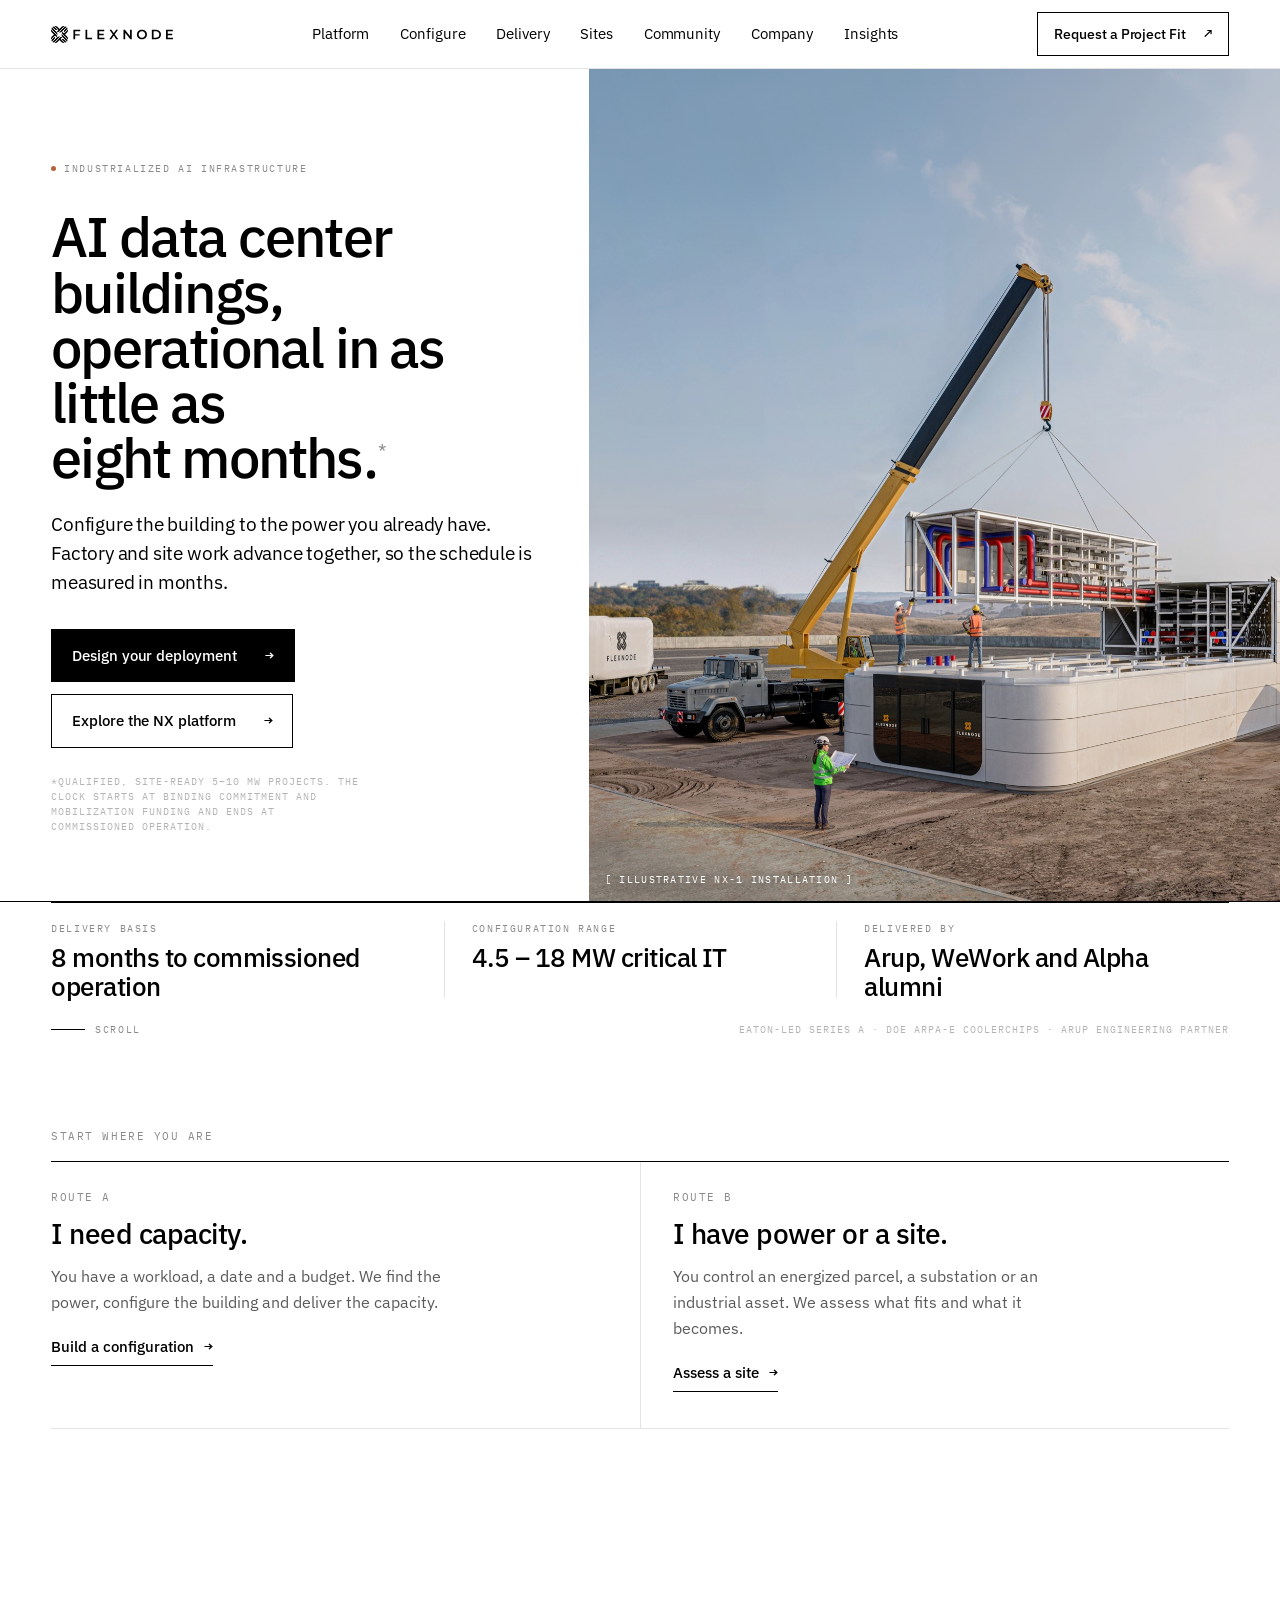
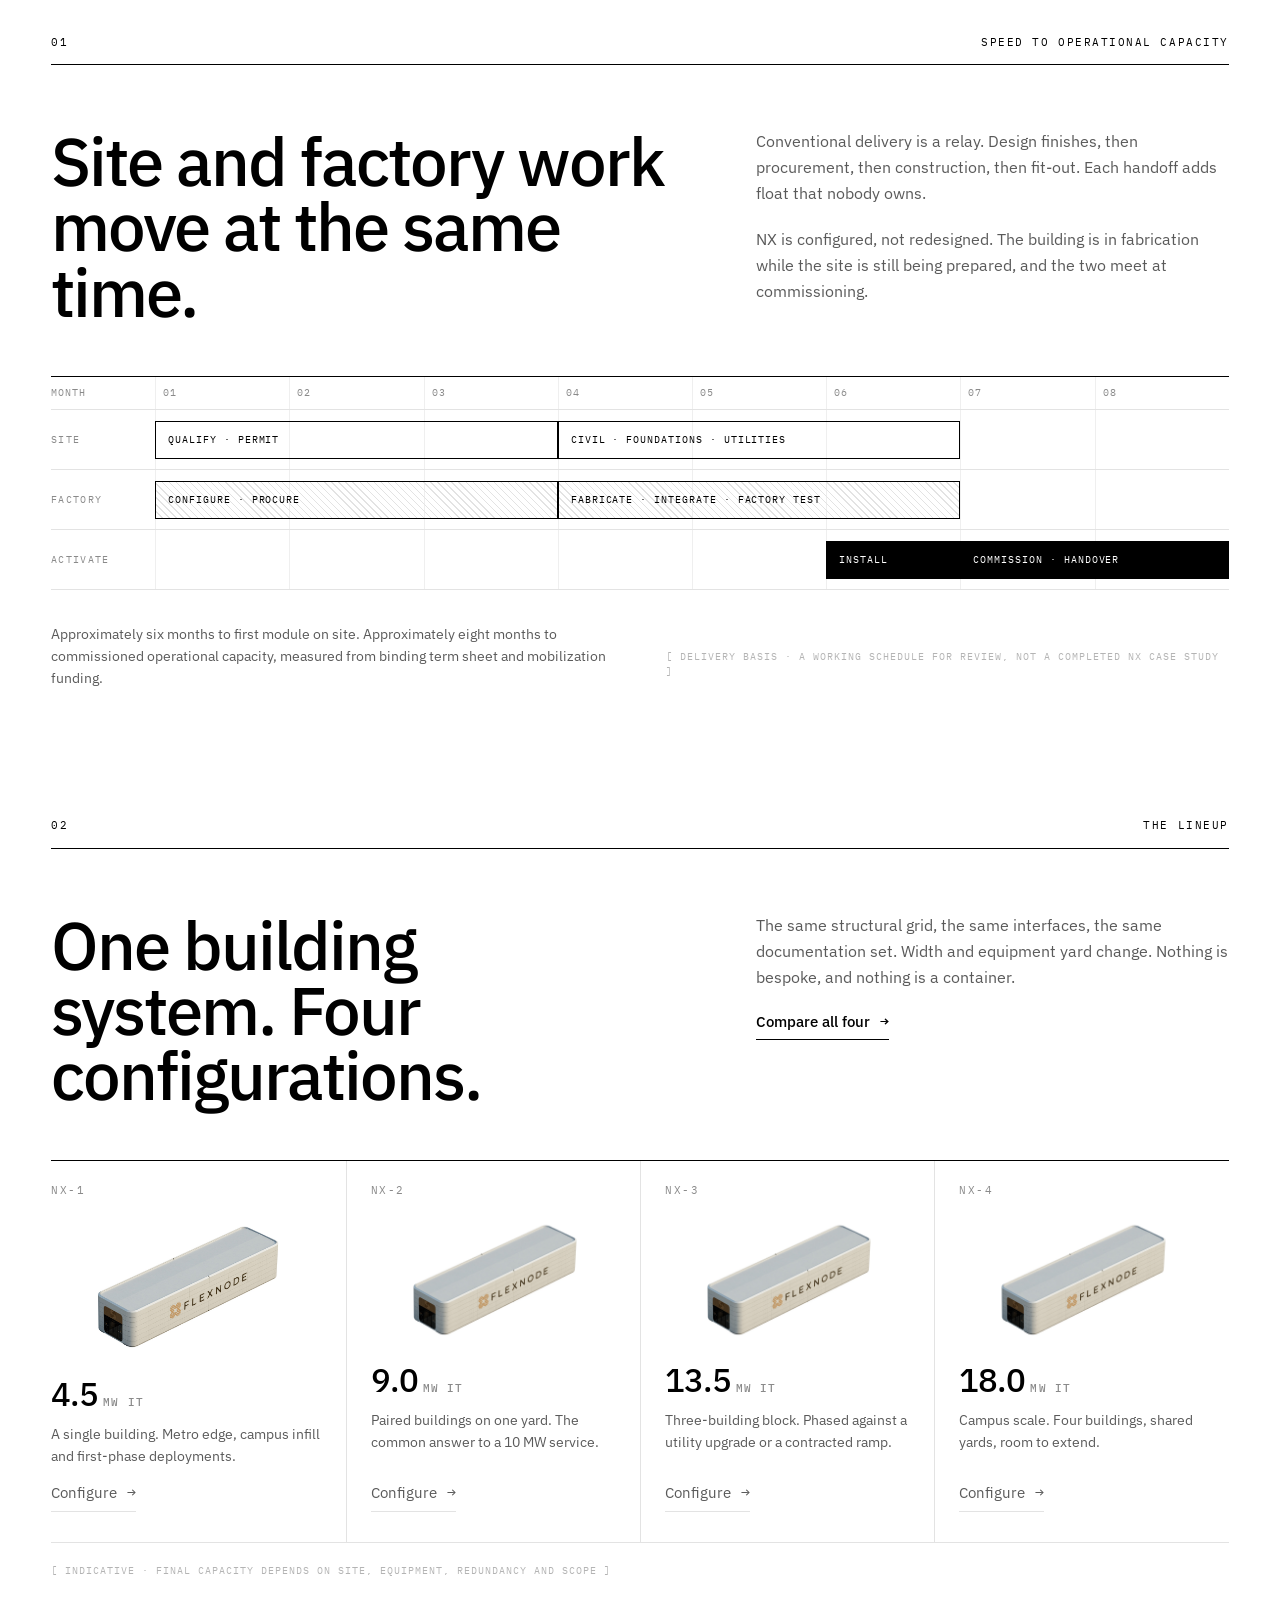
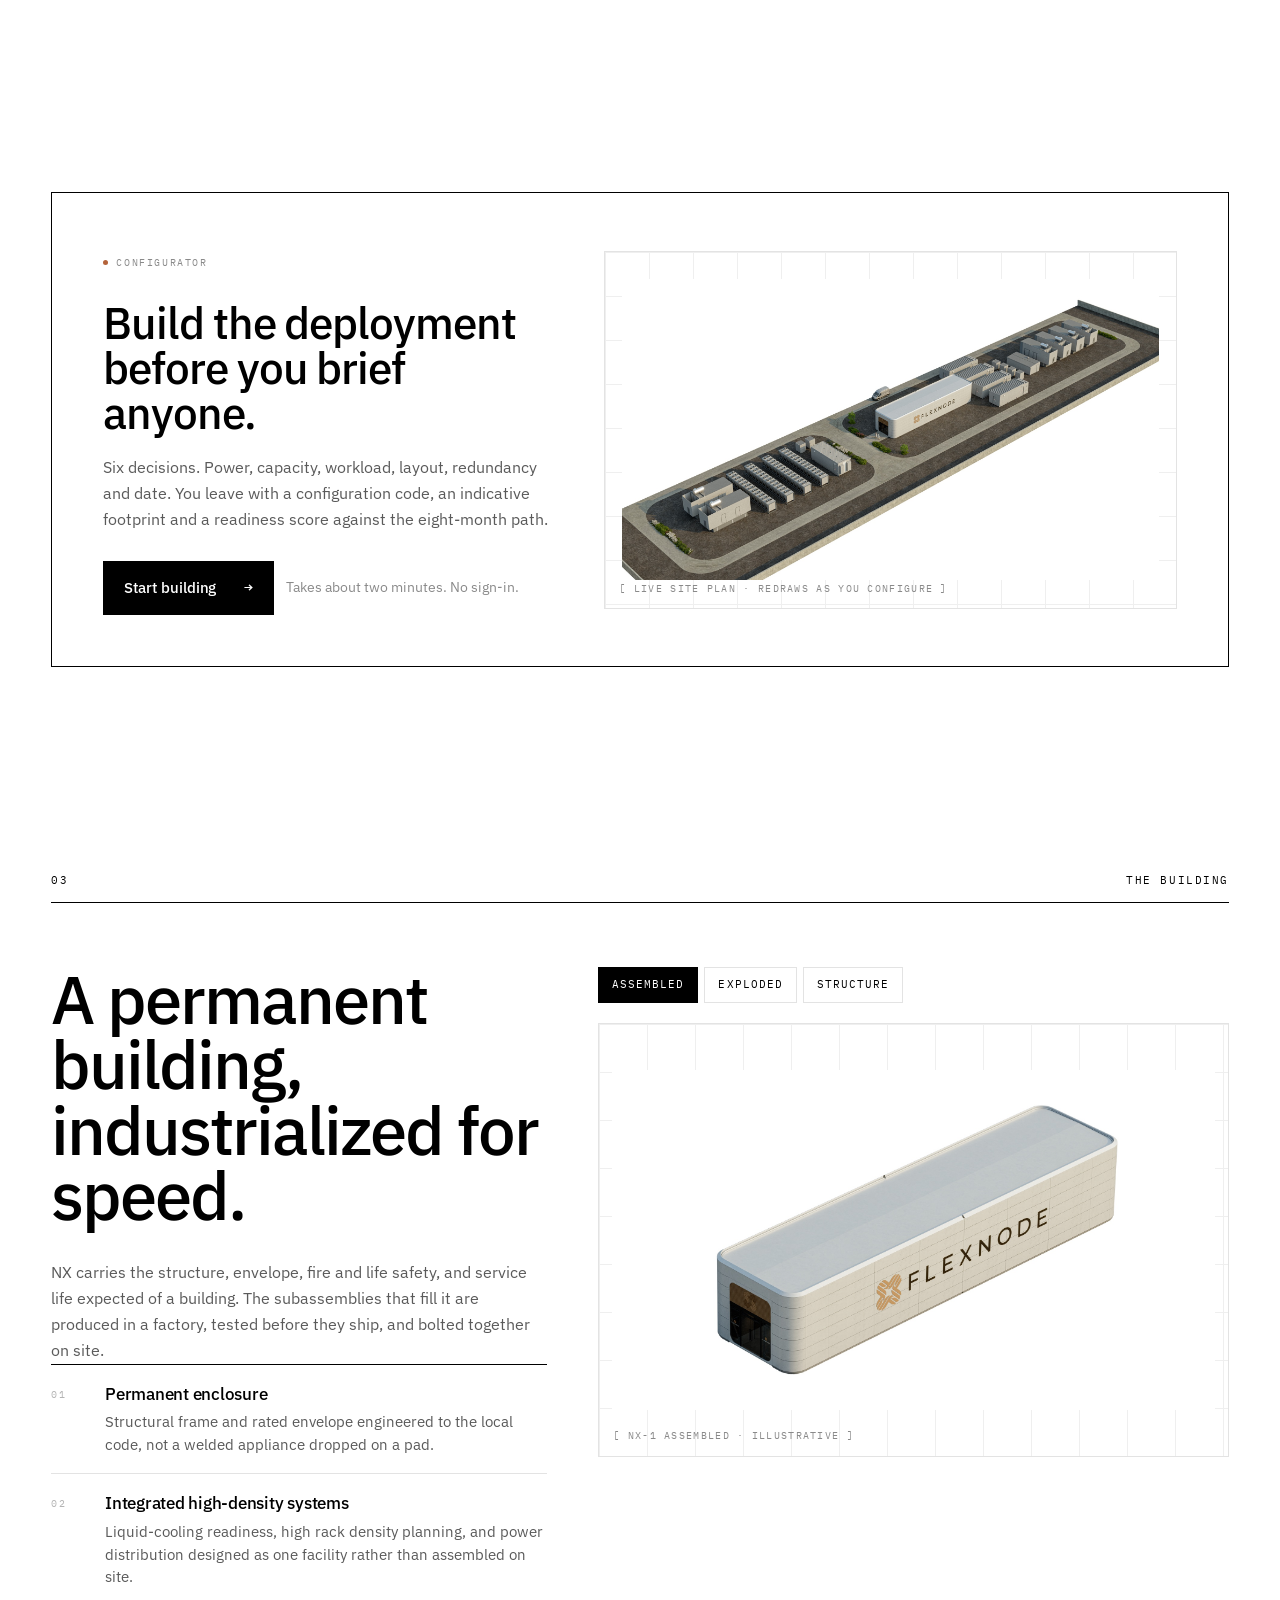
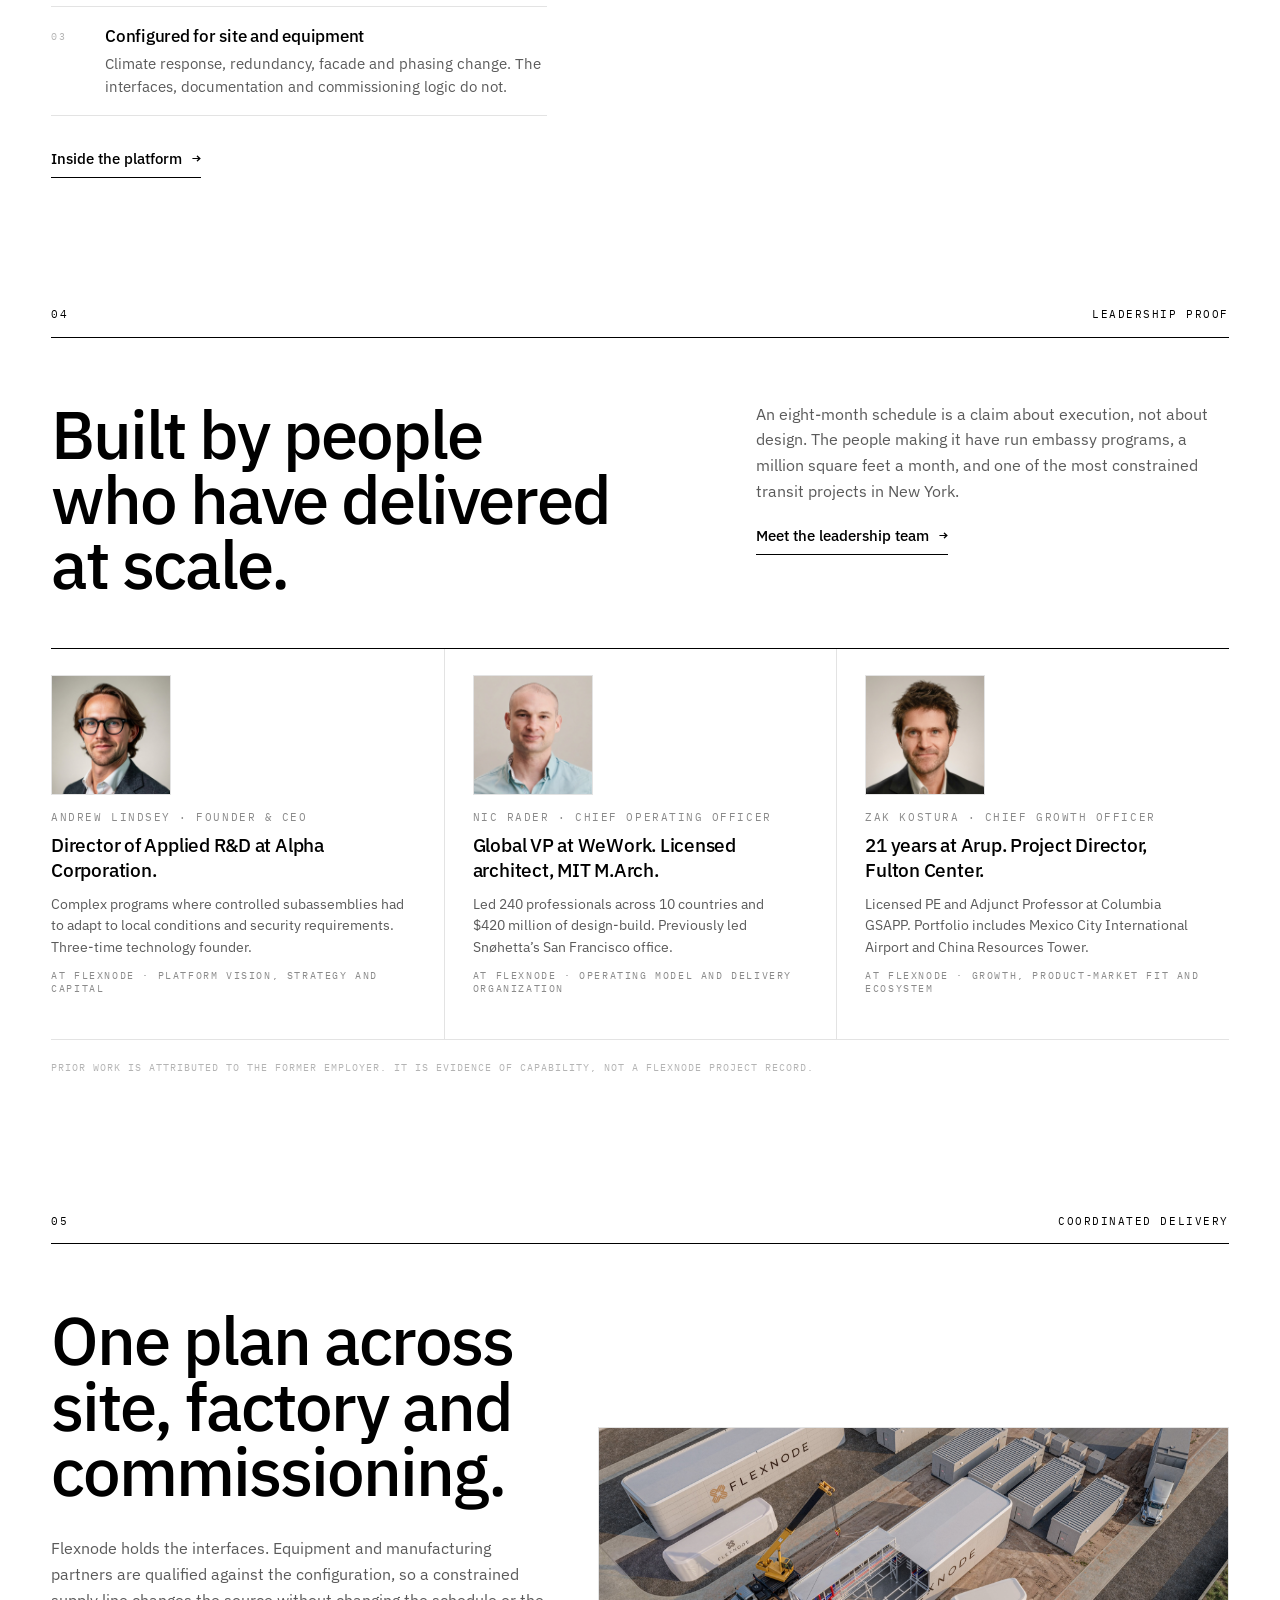
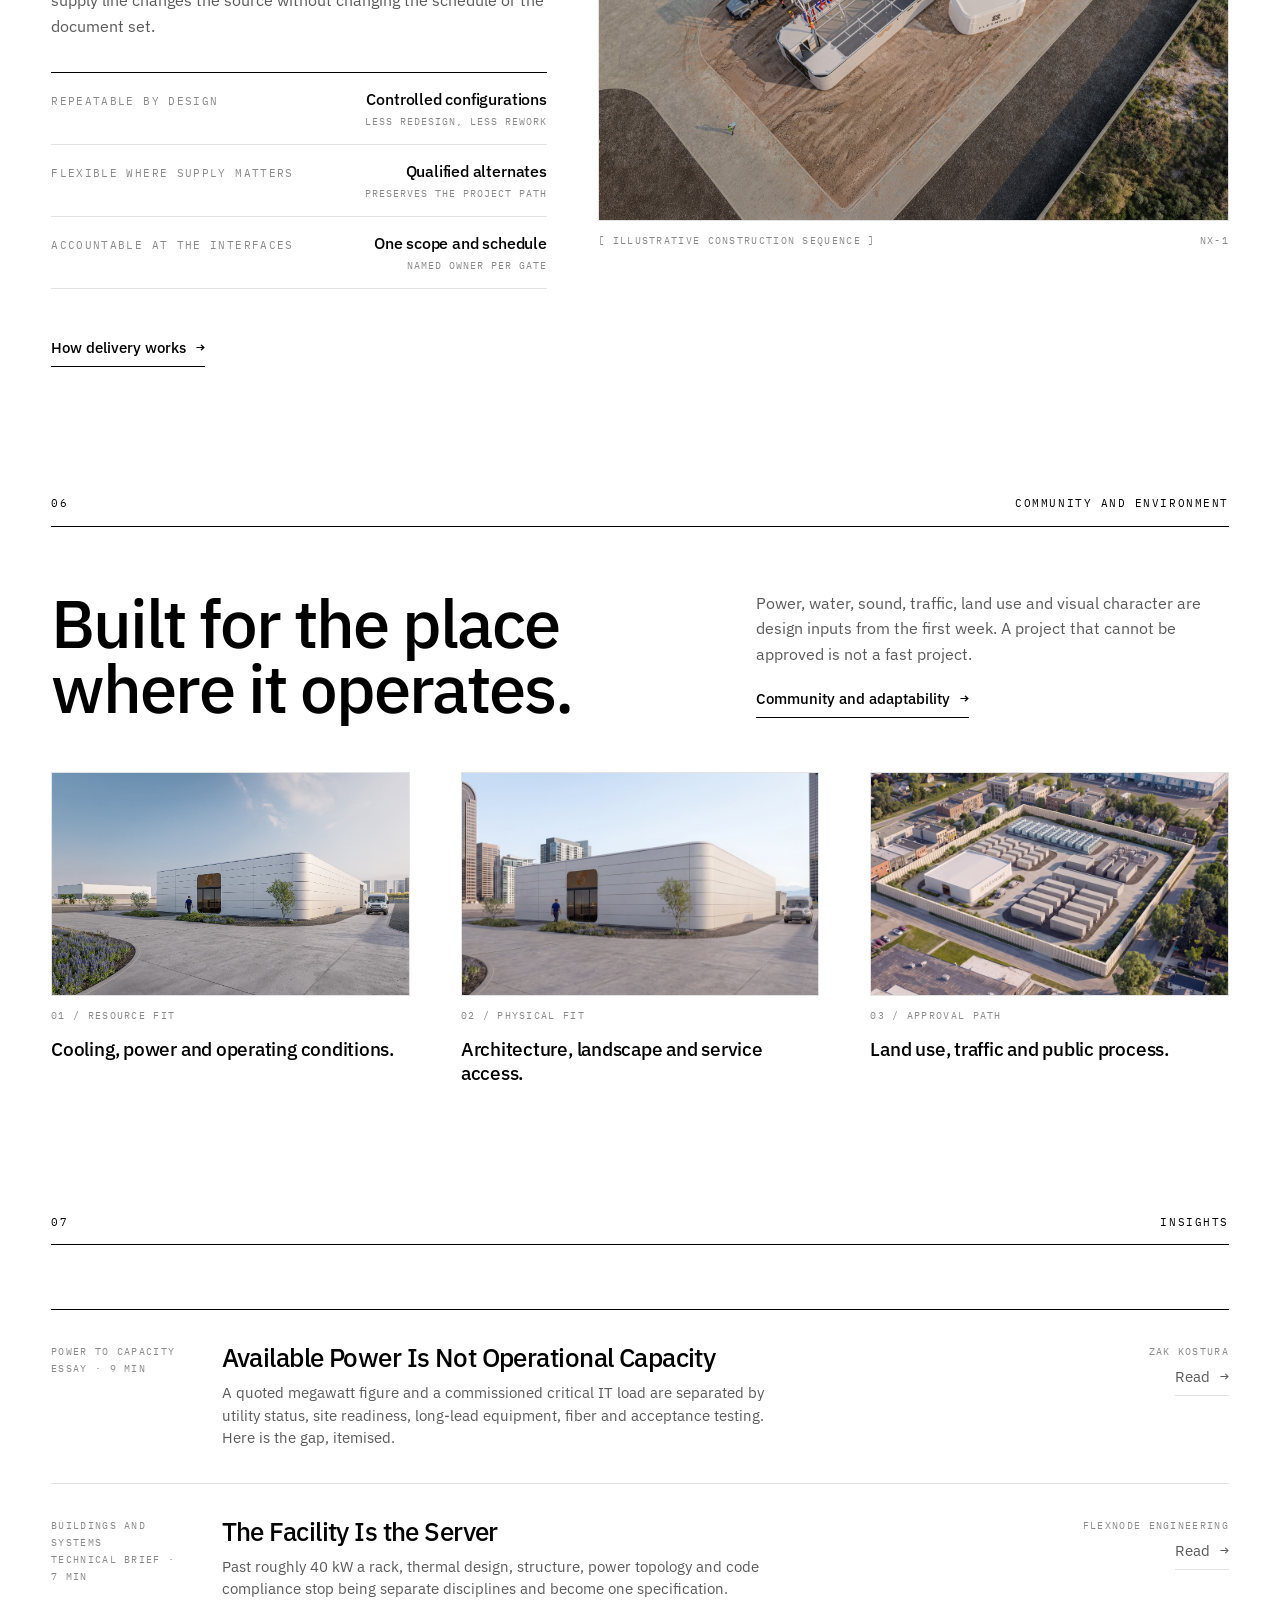
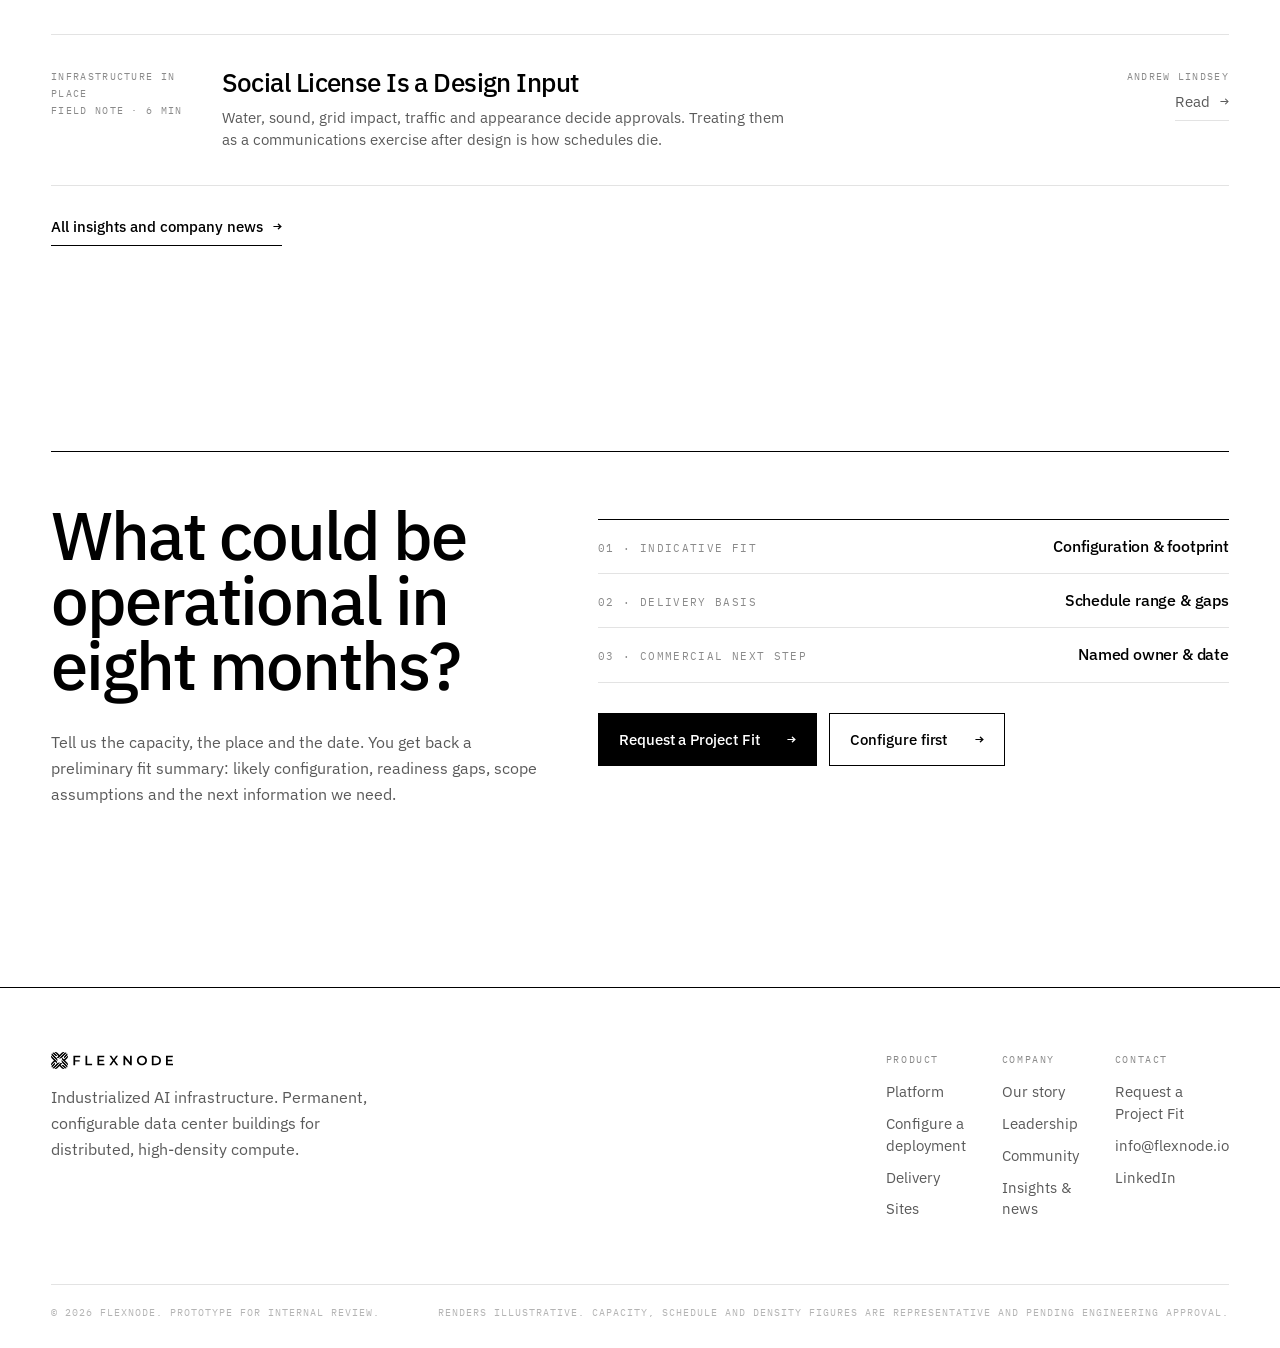
<file: index.html>
<!doctype html>
<html lang="en">
<head>
<meta charset="utf-8">
<meta name="viewport" content="width=device-width, initial-scale=1">
<title>Flexnode · AI data center buildings, operational in as little as eight months</title>
<meta name="description" content="Flexnode builds permanent, configurable AI data center buildings. NX-1 to NX-4, 4.5 to 18 MW critical IT, delivered in as little as eight months for qualified site-ready projects.">
<link rel="preconnect" href="https://fonts.googleapis.com">
<link rel="preconnect" href="https://fonts.gstatic.com" crossorigin>
<link href="https://fonts.googleapis.com/css2?family=IBM+Plex+Mono:wght@400;500&family=IBM+Plex+Sans:wght@300;400;500;600&display=swap" rel="stylesheet">
<link rel="stylesheet" href="assets/css/site.css">
<link rel="icon" href="data:image/svg+xml,<svg xmlns='http://www.w3.org/2000/svg' viewBox='0 0 100 100'><rect width='100' height='100' fill='%23fff'/><rect x='30' y='30' width='40' height='40' fill='%23000'/></svg>">
</head>
<body>
<a class="skip" href="#main">Skip to content</a>
<header class="nav">
  <div class="nav-in">
    <a class="nav-logo" href="index.html" aria-label="Flexnode home">
      <img src="assets/logo-horizontal-black.svg" alt="Flexnode">
    </a>
    <nav class="nav-links" aria-label="Primary"><a href="platform.html">Platform</a><a href="configure.html">Configure</a><a href="delivery.html">Delivery</a><a href="sites.html">Sites</a><a href="community.html">Community</a><a href="company.html">Company</a><a href="insights.html">Insights</a></nav>
    <div class="nav-right">
      <a class="btn btn-sm" href="project-fit.html"><span>Request a Project Fit</span><span class="ar" aria-hidden="true">&#8599;</span></a>
      <button class="nav-burger" data-burger aria-expanded="false" aria-controls="drawer">
        <span class="burger-ico" aria-hidden="true"><span></span><span></span></span>
        <span>Menu</span>
      </button>
    </div>
  </div>
</header>
<div class="drawer" id="drawer"><a class="dl" href="platform.html"><span>Platform</span><span class="idx">01</span></a><a class="dl" href="configure.html"><span>Configure</span><span class="idx">02</span></a><a class="dl" href="delivery.html"><span>Delivery</span><span class="idx">03</span></a><a class="dl" href="sites.html"><span>Sites</span><span class="idx">04</span></a><a class="dl" href="community.html"><span>Community</span><span class="idx">05</span></a><a class="dl" href="company.html"><span>Company</span><span class="idx">06</span></a><a class="dl" href="insights.html"><span>Insights</span><span class="idx">07</span></a><a class="dl" href="team.html"><span>Leadership</span><span class="idx">08</span></a><a class="dl" href="project-fit.html"><span>Request a Project Fit</span><span class="idx">09</span></a></div>
<main id="main">

<!-- ============ HERO ============ -->
<section class="hero">
  <div class="hero-copy">
    <p class="tag rv">Industrialized AI Infrastructure</p>
    <h1 class="d1 rv rv-d1" style="margin-top:22px">AI data center buildings, operational in as little as eight&nbsp;months.<sup>*</sup></h1>
    <p class="lede rv rv-d2" style="margin-top:26px;max-width:44ch">Configure the building to the power you already have. Factory and site work advance together, so the schedule is measured in months.</p>
    <div class="rv rv-d3" style="display:flex;flex-wrap:wrap;gap:12px;margin-top:32px">
      <a class="btn btn-solid" href="configure.html"><span>Design your deployment</span><span class="ar" aria-hidden="true">&#8594;</span></a>
      <a class="btn" href="platform.html"><span>Explore the NX platform</span><span class="ar" aria-hidden="true">&#8594;</span></a>
    </div>
    <p class="note rv rv-d4" style="margin-top:26px;max-width:52ch">*Qualified, site-ready 5&ndash;10&nbsp;MW projects. The clock starts at binding commitment and mobilization funding and ends at commissioned operation.</p>
  </div>
  <div class="hero-media">
    <img src="assets/img/hero-install.jpg" alt="An NX building under installation on a prepared site. A crane lowers a factory-built structural module into place while two skylines sit on the horizon." fetchpriority="high">
    <span class="hero-mediatag">[ Illustrative NX-1 installation ]</span>
  </div>
</section>

<section class="hero-bar">
  <div class="wrap">
    <div class="hero-stats">
      <div class="hero-stat">
        <span class="k">Delivery basis</span>
        <span class="v"><span data-count="8">8</span> months to commissioned operation</span>
      </div>
      <div class="hero-stat">
        <span class="k">Configuration range</span>
        <span class="v">4.5 &ndash; 18 MW critical IT</span>
      </div>
      <div class="hero-stat">
        <span class="k">Delivered by</span>
        <span class="v">Arup, WeWork and Alpha alumni</span>
      </div>
    </div>
    <div style="display:flex;justify-content:space-between;align-items:center;gap:20px;flex-wrap:wrap;padding:16px 0 4px">
      <span class="scrollcue"><span class="bar" aria-hidden="true"></span> Scroll</span>
      <span class="note">Eaton-led Series A &middot; DOE ARPA-E COOLERCHIPS &middot; Arup engineering partner</span>
    </div>
  </div>
</section>

<!-- ============ ROUTES ============ -->
<section class="sec-sm">
  <div class="wrap">
    <p class="mono dim" style="margin-bottom:18px">Start where you are</p>
    <div class="routes">
      <a class="route rv" href="configure.html">
        <span class="mono dim">Route A</span>
        <span class="d4">I need capacity.</span>
        <p class="body" style="max-width:40ch">You have a workload, a date and a budget. We find the power, configure the building and deliver the capacity.</p>
        <span class="tlink" style="align-self:flex-start;margin-top:6px">Build a configuration <span class="ar" aria-hidden="true">&#8594;</span></span>
      </a>
      <a class="route rv rv-d1" href="sites.html">
        <span class="mono dim">Route B</span>
        <span class="d4">I have power or a site.</span>
        <p class="body" style="max-width:40ch">You control an energized parcel, a substation or an industrial asset. We assess what fits and what it becomes.</p>
        <span class="tlink" style="align-self:flex-start;margin-top:6px">Assess a site <span class="ar" aria-hidden="true">&#8594;</span></span>
      </a>
    </div>
  </div>
</section>

<!-- ============ 01 SPEED ============ -->
<section class="sec" id="speed">
  <div class="wrap">
    <div class="sechead rv"><span class="num">01</span><span class="ttl">Speed to operational capacity</span></div>
    <div class="row row-64" style="margin-bottom:clamp(36px,4vw,64px)">
      <h2 class="d2 rv" style="max-width:17ch">Site and factory work move at the same time.</h2>
      <div class="stack rv rv-d1">
        <p class="body-lg">Conventional delivery is a relay. Design finishes, then procurement, then construction, then fit-out. Each handoff adds float that nobody owns.</p>
        <p class="body-lg">NX is configured, not redesigned. The building is in fabrication while the site is still being prepared, and the two meet at commissioning.</p>
      </div>
    </div>

    <div class="gantt rv rv-d2">
      <div class="gantt-hd" aria-hidden="true">
        <span>Month</span><span>01</span><span>02</span><span>03</span><span>04</span><span>05</span><span>06</span><span>07</span><span>08</span>
      </div>

      <div class="gantt-row">
        <span class="lane">Site</span>
        <div class="gantt-grid" aria-hidden="true"><i></i><i></i><i></i><i></i><i></i><i></i><i></i><i></i></div>
        <div class="gbar" style="grid-column:2 / span 3">Qualify &middot; permit</div>
        <div class="gbar" style="grid-column:5 / span 3">Civil &middot; foundations &middot; utilities</div>
      </div>

      <div class="gantt-row">
        <span class="lane">Factory</span>
        <div class="gantt-grid" aria-hidden="true"><i></i><i></i><i></i><i></i><i></i><i></i><i></i><i></i></div>
        <div class="gbar gbar-hatch" style="grid-column:2 / span 3">Configure &middot; procure</div>
        <div class="gbar gbar-hatch" style="grid-column:5 / span 3">Fabricate &middot; integrate &middot; factory test</div>
      </div>

      <div class="gantt-row">
        <span class="lane">Activate</span>
        <div class="gantt-grid" aria-hidden="true"><i></i><i></i><i></i><i></i><i></i><i></i><i></i><i></i></div>
        <div class="gbar gbar-fill" style="grid-column:7 / span 1">Install</div>
        <div class="gbar gbar-fill" style="grid-column:8 / span 2">Commission &middot; handover</div>
      </div>
    </div>

    <div class="row row-2 rv rv-d3" style="margin-top:34px">
      <p class="small">Approximately six months to first module on site. Approximately eight months to commissioned operational capacity, measured from binding term sheet and mobilization funding.</p>
      <p class="note" style="align-self:end">[ Delivery basis &middot; a working schedule for review, not a completed NX case study ]</p>
    </div>
  </div>
</section>

<!-- ============ 02 LINEUP ============ -->
<section class="sec" id="lineup" style="padding-top:0">
  <div class="wrap">
    <div class="sechead rv"><span class="num">02</span><span class="ttl">The lineup</span></div>
    <div class="row row-64" style="margin-bottom:clamp(32px,4vw,56px)">
      <h2 class="d2 rv" style="max-width:15ch">One building system. Four configurations.</h2>
      <div class="stack rv rv-d1">
        <p class="body-lg">The same structural grid, the same interfaces, the same documentation set. Width and equipment yard change. Nothing is bespoke, and nothing is a container.</p>
        <a class="tlink" href="platform.html" style="align-self:flex-start">Compare all four <span class="ar" aria-hidden="true">&#8594;</span></a>
      </div>
    </div>

    <div class="lineup rv rv-d2">
      <a class="lu" href="configure.html?model=nx1">
        <span class="mono dim">NX-1</span>
        <span class="lu-img"><img src="assets/img/nx-exterior.jpg" alt="NX-1 single-building configuration, isometric view" loading="lazy"></span>
        <span class="lu-mw">4.5<sub>MW IT</sub></span>
        <span class="small">A single building. Metro edge, campus infill and first-phase deployments.</span>
        <span class="tlink tlink-dim" style="align-self:flex-start;margin-top:auto">Configure <span class="ar" aria-hidden="true">&#8594;</span></span>
      </a>
      <a class="lu" href="configure.html?model=nx2">
        <span class="mono dim">NX-2</span>
        <span class="lu-img"><img src="assets/img/nx-exterior.jpg" alt="Placeholder: NX-1 render standing in for the NX-2 render" loading="lazy"></span>
        <span class="lu-mw">9.0<sub>MW IT</sub></span>
        <span class="small">Paired buildings on one yard. The common answer to a 10&nbsp;MW service.</span>
        <span class="tlink tlink-dim" style="align-self:flex-start;margin-top:auto">Configure <span class="ar" aria-hidden="true">&#8594;</span></span>
      </a>
      <a class="lu" href="configure.html?model=nx3">
        <span class="mono dim">NX-3</span>
        <span class="lu-img"><img src="assets/img/nx-exterior.jpg" alt="Placeholder: NX-1 render standing in for the NX-3 render" loading="lazy"></span>
        <span class="lu-mw">13.5<sub>MW IT</sub></span>
        <span class="small">Three-building block. Phased against a utility upgrade or a contracted ramp.</span>
        <span class="tlink tlink-dim" style="align-self:flex-start;margin-top:auto">Configure <span class="ar" aria-hidden="true">&#8594;</span></span>
      </a>
      <a class="lu" href="configure.html?model=nx4">
        <span class="mono dim">NX-4</span>
        <span class="lu-img"><img src="assets/img/nx-exterior.jpg" alt="Placeholder: NX-1 render standing in for the NX-4 render" loading="lazy"></span>
        <span class="lu-mw">18.0<sub>MW IT</sub></span>
        <span class="small">Campus scale. Four buildings, shared yards, room to extend.</span>
        <span class="tlink tlink-dim" style="align-self:flex-start;margin-top:auto">Configure <span class="ar" aria-hidden="true">&#8594;</span></span>
      </a>
    </div>
    <p class="note rv" style="margin-top:20px">[ Indicative &middot; final capacity depends on site, equipment, redundancy and scope ]</p>
  </div>
</section>

<!-- ============ 03 CONFIGURE CTA ============ -->
<section class="sec-sm">
  <div class="wrap">
    <div class="rv" style="border:1px solid var(--black);padding:clamp(28px,4vw,64px)">
      <div class="row row-46" style="align-items:center">
        <div class="stack">
          <p class="tag">Configurator</p>
          <h2 class="d3" style="max-width:16ch">Build the deployment before you brief anyone.</h2>
          <p class="body-lg">Six decisions. Power, capacity, workload, layout, redundancy and date. You leave with a configuration code, an indicative footprint and a readiness score against the eight-month path.</p>
          <div style="display:flex;flex-wrap:wrap;gap:12px;padding-top:8px">
            <a class="btn btn-solid" href="configure.html"><span>Start building</span><span class="ar" aria-hidden="true">&#8594;</span></a>
            <span class="small" style="align-self:center;color:var(--ink-40)">Takes about two minutes. No sign-in.</span>
          </div>
        </div>
        <div class="stack">
          <div class="plate plate-grid" style="aspect-ratio:16/10;display:flex;align-items:center;justify-content:center;position:relative">
            <img src="assets/img/nx1-deployment.jpg" alt="Indicative NX site plan showing building, equipment yard and access loop" style="width:100%;height:100%;object-fit:contain;padding:3%" loading="lazy">
            <span class="plate-lbl">[ Live site plan &middot; redraws as you configure ]</span>
          </div>
        </div>
      </div>
    </div>
  </div>
</section>

<!-- ============ 04 BUILDING ============ -->
<section class="sec" id="building">
  <div class="wrap">
    <div class="sechead rv"><span class="num">03</span><span class="ttl">The building</span></div>
    <div class="row row-46">
      <div class="stack stack-lg rv">
        <h2 class="d2" style="max-width:13ch">A permanent building, industrialized for speed.</h2>
        <p class="body-lg">NX carries the structure, envelope, fire and life safety, and service life expected of a building. The subassemblies that fill it are produced in a factory, tested before they ship, and bolted together on site.</p>
        <ul class="nlist" style="padding:0;margin:0">
          <li><span><span class="lh">Permanent enclosure</span><span class="ld">Structural frame and rated envelope engineered to the local code, not a welded appliance dropped on a pad.</span></span></li>
          <li><span><span class="lh">Integrated high-density systems</span><span class="ld">Liquid-cooling readiness, high rack density planning, and power distribution designed as one facility rather than assembled on site.</span></span></li>
          <li><span><span class="lh">Configured for site and equipment</span><span class="ld">Climate response, redundancy, facade and phasing change. The interfaces, documentation and commissioning logic do not.</span></span></li>
        </ul>
        <a class="tlink" href="platform.html" style="align-self:flex-start">Inside the platform <span class="ar" aria-hidden="true">&#8594;</span></a>
      </div>

      <div class="stack rv rv-d1">
        <div class="opts-inline" data-swap="#bld-stage" role="group" aria-label="Building view">
          <button class="chip" data-layer="asm" data-tag="[ NX-1 assembled &middot; illustrative ]" aria-pressed="true">Assembled</button>
          <button class="chip" data-layer="exp" data-tag="[ NX-1 exploded system view &middot; illustrative ]" aria-pressed="false">Exploded</button>
          <button class="chip" data-layer="int" data-tag="[ NX-1 structure and distribution &middot; illustrative ]" aria-pressed="false">Structure</button>
        </div>
        <div class="stage-view" id="bld-stage" style="aspect-ratio:16/11">
          <div class="plate-grid-bg" aria-hidden="true"></div>
          <div class="stage-layer" data-layer-id="asm" data-active="true"><img src="assets/img/nx-exterior.jpg" alt="Assembled NX-1 building, isometric view" loading="lazy"></div>
          <div class="stage-layer" data-layer-id="exp"><img src="assets/img/nx-exploded.jpg" alt="Exploded axonometric of the NX-1 building showing envelope panels, structural bays, distribution and compute racks" loading="lazy"></div>
          <div class="stage-layer" data-layer-id="int"><img src="assets/img/nx-interior.jpg" alt="NX-1 structural frame with power and cooling distribution above the compute rows" loading="lazy"></div>
          <span class="stage-tag" data-stage-tag>[ NX-1 assembled &middot; illustrative ]</span>
        </div>
      </div>
    </div>
  </div>
</section>

<!-- ============ 05 LEADERSHIP ============ -->
<section class="sec" style="padding-top:0">
  <div class="wrap">
    <div class="sechead rv"><span class="num">04</span><span class="ttl">Leadership proof</span></div>
    <div class="row row-64" style="margin-bottom:clamp(32px,4vw,56px)">
      <h2 class="d2 rv" style="max-width:14ch">Built by people who have delivered at scale.</h2>
      <div class="stack rv rv-d1">
        <p class="body-lg">An eight-month schedule is a claim about execution, not about design. The people making it have run embassy programs, a million square feet a month, and one of the most constrained transit projects in New York.</p>
        <a class="tlink" href="team.html" style="align-self:flex-start">Meet the leadership team <span class="ar" aria-hidden="true">&#8594;</span></a>
      </div>
    </div>

    <div class="tiles tiles-3 rv rv-d2">
      <div class="tile stack stack-sm">
        <div class="tile-ph"><img src="assets/img/team-andrew.jpg" alt="Portrait of Andrew Lindsey" loading="lazy"></div>
        <span class="mono dim">Andrew Lindsey &middot; Founder &amp; CEO</span>
        <p class="d5" style="margin-top:6px">Director of Applied R&amp;D at Alpha Corporation.</p>
        <p class="small">Complex programs where controlled subassemblies had to adapt to local conditions and security requirements. Three-time technology founder.</p>
        <p class="mono-sm dim" style="margin-top:10px">At Flexnode &middot; platform vision, strategy and capital</p>
      </div>
      <div class="tile stack stack-sm">
        <div class="tile-ph"><img src="assets/img/team-nic.jpg" alt="Portrait of Nic Rader" loading="lazy"></div>
        <span class="mono dim">Nic Rader &middot; Chief Operating Officer</span>
        <p class="d5" style="margin-top:6px">Global VP at WeWork. Licensed architect, MIT M.Arch.</p>
        <p class="small">Led 240 professionals across 10 countries and $420&nbsp;million of design-build. Previously led Sn&oslash;hetta&rsquo;s San Francisco office.</p>
        <p class="mono-sm dim" style="margin-top:10px">At Flexnode &middot; operating model and delivery organization</p>
      </div>
      <div class="tile stack stack-sm">
        <div class="tile-ph"><img src="assets/img/team-zak.jpg" alt="Portrait of Zak Kostura" loading="lazy"></div>
        <span class="mono dim">Zak Kostura &middot; Chief Growth Officer</span>
        <p class="d5" style="margin-top:6px">21 years at Arup. Project Director, Fulton Center.</p>
        <p class="small">Licensed PE and Adjunct Professor at Columbia GSAPP. Portfolio includes Mexico City International Airport and China Resources Tower.</p>
        <p class="mono-sm dim" style="margin-top:10px">At Flexnode &middot; growth, product-market fit and ecosystem</p>
      </div>
    </div>
    <p class="note rv" style="margin-top:20px">Prior work is attributed to the former employer. It is evidence of capability, not a Flexnode project record.</p>
  </div>
</section>

<!-- ============ 06 DELIVERY ============ -->
<section class="sec" style="padding-top:0">
  <div class="wrap">
    <div class="sechead rv"><span class="num">05</span><span class="ttl">Coordinated delivery</span></div>
    <div class="row row-46" style="align-items:center">
      <div class="stack stack-lg rv">
        <h2 class="d2" style="max-width:15ch">One plan across site, factory and commissioning.</h2>
        <p class="body-lg">Flexnode holds the interfaces. Equipment and manufacturing partners are qualified against the configuration, so a constrained supply line changes the source without changing the schedule or the document set.</p>
        <dl class="spec">
          <div class="spec-row"><dt>Repeatable by design</dt><dd>Controlled configurations<span class="sub">Less redesign, less rework</span></dd></div>
          <div class="spec-row"><dt>Flexible where supply matters</dt><dd>Qualified alternates<span class="sub">Preserves the project path</span></dd></div>
          <div class="spec-row"><dt>Accountable at the interfaces</dt><dd>One scope and schedule<span class="sub">Named owner per gate</span></dd></div>
        </dl>
        <a class="tlink" href="delivery.html" style="align-self:flex-start">How delivery works <span class="ar" aria-hidden="true">&#8594;</span></a>
      </div>
      <figure class="fig rv rv-d1">
        <div class="fig-cover fig-frame"><img src="assets/img/construction-aerial.jpg" alt="Aerial view of an NX installation in progress with a crane setting a module and support equipment staged alongside" loading="lazy"></div>
        <figcaption class="fig-cap"><span>[ Illustrative construction sequence ]</span><span>NX-1</span></figcaption>
      </figure>
    </div>
  </div>
</section>

<!-- ============ 07 COMMUNITY ============ -->
<section class="sec" style="padding-top:0">
  <div class="wrap">
    <div class="sechead rv"><span class="num">06</span><span class="ttl">Community and environment</span></div>
    <div class="row row-64" style="margin-bottom:clamp(32px,4vw,56px)">
      <h2 class="d2 rv" style="max-width:16ch">Built for the place where it operates.</h2>
      <div class="stack rv rv-d1">
        <p class="body-lg">Power, water, sound, traffic, land use and visual character are design inputs from the first week. A project that cannot be approved is not a fast project.</p>
        <a class="tlink" href="community.html" style="align-self:flex-start">Community and adaptability <span class="ar" aria-hidden="true">&#8594;</span></a>
      </div>
    </div>
    <div class="row row-3 rv rv-d2">
      <figure class="fig">
        <div class="fig-cover fig-frame"><img src="assets/img/ctx-industrial.jpg" alt="NX building on an industrial edge with landscape planting and service circulation" loading="lazy"></div>
        <figcaption class="fig-cap"><span>01 / Resource fit</span></figcaption>
        <p class="d5" style="margin-top:14px">Cooling, power and operating conditions.</p>
      </figure>
      <figure class="fig">
        <div class="fig-cover fig-frame"><img src="assets/img/ctx-metro.jpg" alt="NX building at a downtown edge condition beside existing towers" loading="lazy"></div>
        <figcaption class="fig-cap"><span>02 / Physical fit</span></figcaption>
        <p class="d5" style="margin-top:14px">Architecture, landscape and service access.</p>
      </figure>
      <figure class="fig">
        <div class="fig-cover fig-frame"><img src="assets/img/nx4-deployment.jpg" alt="Aerial view of an NX deployment adjacent to a residential neighbourhood and a public park" loading="lazy"></div>
        <figcaption class="fig-cap"><span>03 / Approval path</span></figcaption>
        <p class="d5" style="margin-top:14px">Land use, traffic and public process.</p>
      </figure>
    </div>
  </div>
</section>

<!-- ============ 08 INSIGHTS ============ -->
<section class="sec" style="padding-top:0">
  <div class="wrap">
    <div class="sechead rv"><span class="num">07</span><span class="ttl">Insights</span></div>
    <div class="art-list rv">
      <a class="art" href="insights-article.html">
        <span class="art-meta">Power to capacity<br>Essay &middot; 9 min</span>
        <span><h3>Available Power Is Not Operational Capacity</h3><p>A quoted megawatt figure and a commissioned critical IT load are separated by utility status, site readiness, long-lead equipment, fiber and acceptance testing. Here is the gap, itemised.</p></span>
        <span class="art-right"><span class="art-meta">Zak Kostura</span><span class="tlink tlink-dim">Read <span class="ar" aria-hidden="true">&#8594;</span></span></span>
      </a>
      <a class="art" href="insights.html">
        <span class="art-meta">Buildings and systems<br>Technical brief &middot; 7 min</span>
        <span><h3>The Facility Is the Server</h3><p>Past roughly 40&nbsp;kW a rack, thermal design, structure, power topology and code compliance stop being separate disciplines and become one specification.</p></span>
        <span class="art-right"><span class="art-meta">Flexnode Engineering</span><span class="tlink tlink-dim">Read <span class="ar" aria-hidden="true">&#8594;</span></span></span>
      </a>
      <a class="art" href="insights.html">
        <span class="art-meta">Infrastructure in place<br>Field note &middot; 6 min</span>
        <span><h3>Social License Is a Design Input</h3><p>Water, sound, grid impact, traffic and appearance decide approvals. Treating them as a communications exercise after design is how schedules die.</p></span>
        <span class="art-right"><span class="art-meta">Andrew Lindsey</span><span class="tlink tlink-dim">Read <span class="ar" aria-hidden="true">&#8594;</span></span></span>
      </a>
    </div>
    <div class="rv" style="margin-top:28px"><a class="tlink" href="insights.html">All insights and company news <span class="ar" aria-hidden="true">&#8594;</span></a></div>
  </div>
</section>

<!-- ============ CONVERSION ============ -->
<section class="sec-sm">
  <div class="wrap">
    <div class="rv" style="border-top:1px solid var(--black);padding-top:clamp(36px,4vw,64px)">
      <div class="row row-46">
        <div class="stack stack-lg">
          <h2 class="d2" style="max-width:13ch">What could be operational in eight months?</h2>
          <p class="body-lg">Tell us the capacity, the place and the date. You get back a preliminary fit summary: likely configuration, readiness gaps, scope assumptions and the next information we need.</p>
        </div>
        <div class="stack">
          <dl class="spec">
            <div class="spec-row"><dt>01 &middot; Indicative fit</dt><dd>Configuration &amp; footprint</dd></div>
            <div class="spec-row"><dt>02 &middot; Delivery basis</dt><dd>Schedule range &amp; gaps</dd></div>
            <div class="spec-row"><dt>03 &middot; Commercial next step</dt><dd>Named owner &amp; date</dd></div>
          </dl>
          <div style="display:flex;flex-wrap:wrap;gap:12px;padding-top:10px">
            <a class="btn btn-solid" href="project-fit.html"><span>Request a Project Fit</span><span class="ar" aria-hidden="true">&#8594;</span></a>
            <a class="btn" href="configure.html"><span>Configure first</span><span class="ar" aria-hidden="true">&#8594;</span></a>
          </div>
        </div>
      </div>
    </div>
  </div>
</section>

</main>
<footer class="foot">
  <div class="wrap">
    <div class="foot-grid">
      <div class="stack stack-sm">
        <img src="assets/logo-horizontal-black.svg" alt="Flexnode" style="height:17px;width:auto">
        <p class="body" style="max-width:34ch;margin-top:16px">Industrialized AI infrastructure. Permanent, configurable data center buildings for distributed, high-density compute.</p>
      </div>
      <div class="foot-nav">
        <span class="h">Product</span>
        <a href="platform.html">Platform</a>
        <a href="configure.html">Configure a deployment</a>
        <a href="delivery.html">Delivery</a>
        <a href="sites.html">Sites</a>
      </div>
      <div class="foot-nav">
        <span class="h">Company</span>
        <a href="company.html">Our story</a>
        <a href="team.html">Leadership</a>
        <a href="community.html">Community</a>
        <a href="insights.html">Insights &amp; news</a>
      </div>
      <div class="foot-nav">
        <span class="h">Contact</span>
        <a href="project-fit.html">Request a Project Fit</a>
        <a href="mailto:info@flexnode.io">info@flexnode.io</a>
        <a href="https://www.linkedin.com/company/flexnode" rel="noopener">LinkedIn</a>
      </div>
    </div>
    <div class="foot-btm">
      <span class="note">&copy; <span data-year>2026</span> Flexnode. Prototype for internal review.</span>
      <span class="note">Renders illustrative. Capacity, schedule and density figures are representative and pending engineering approval.</span>
    </div>
  </div>
</footer>
<script src="assets/js/site.js"></script>
</body>
</html>
</file>
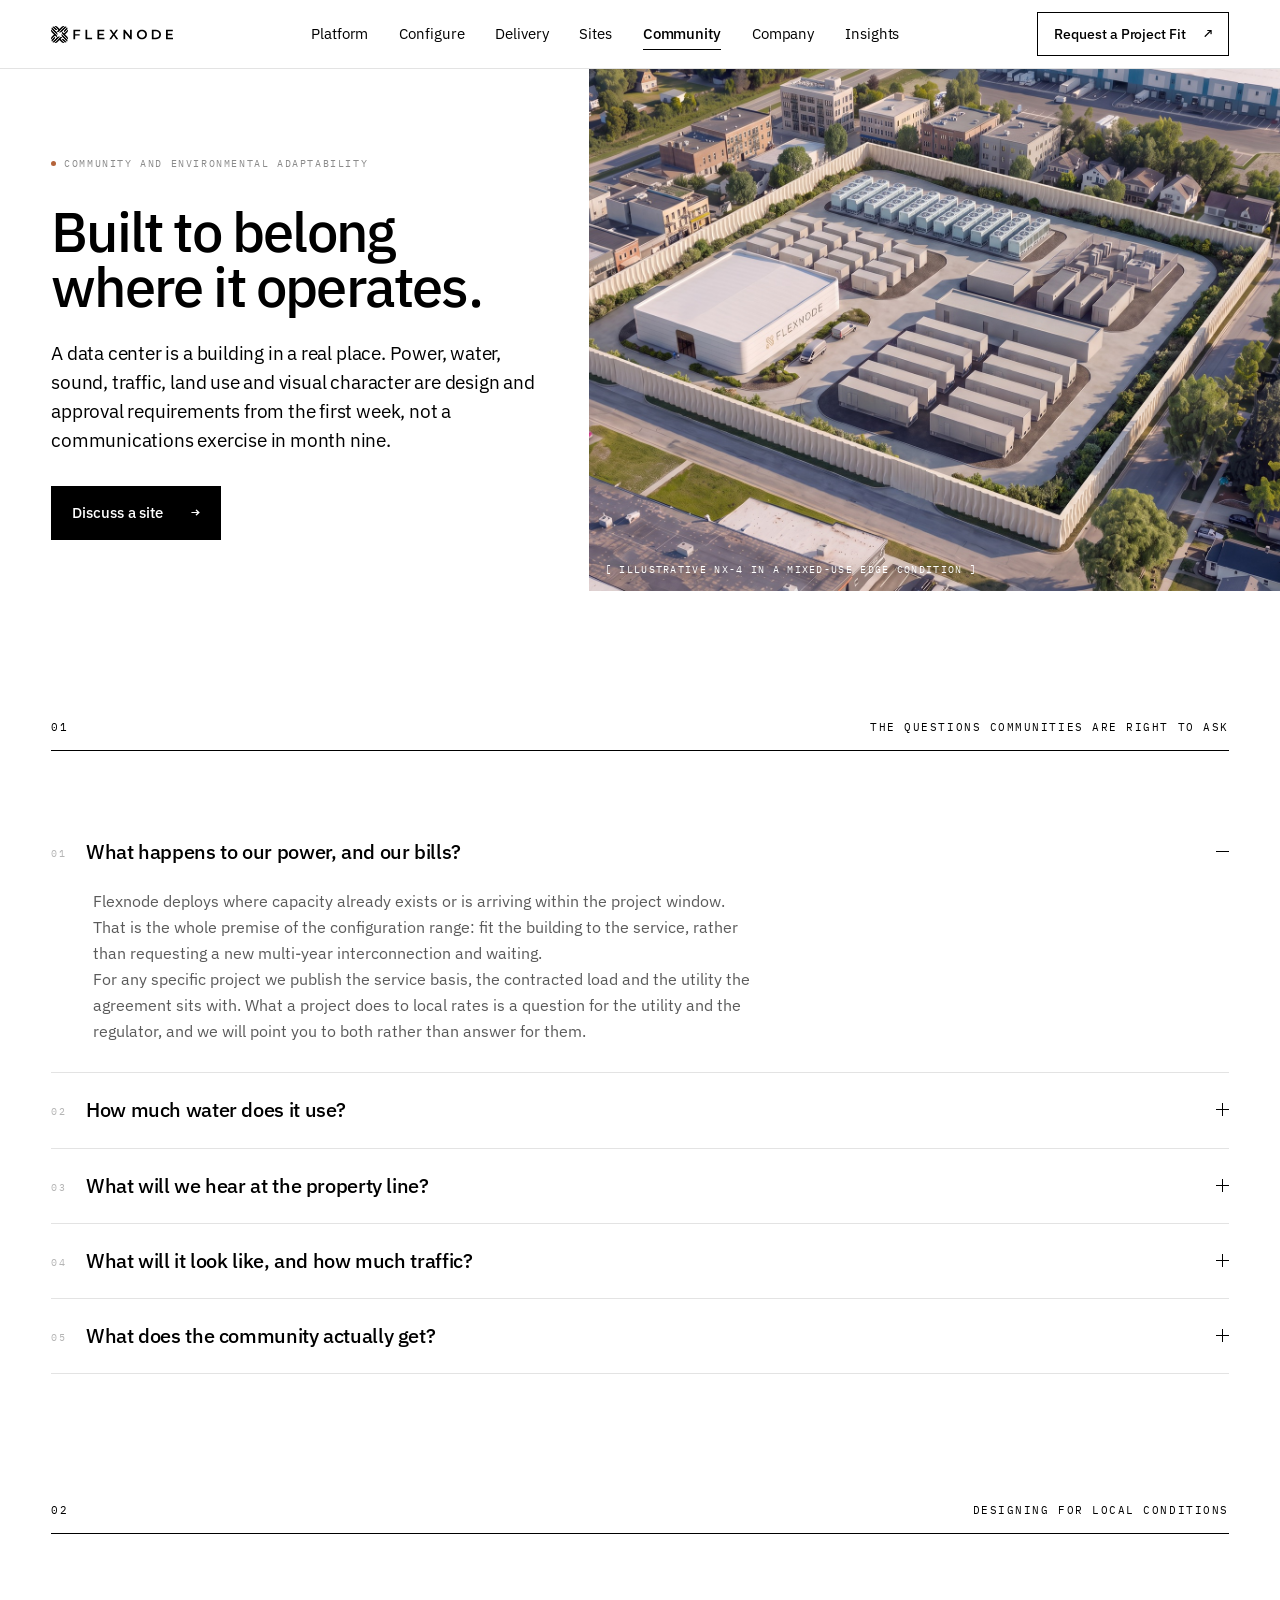
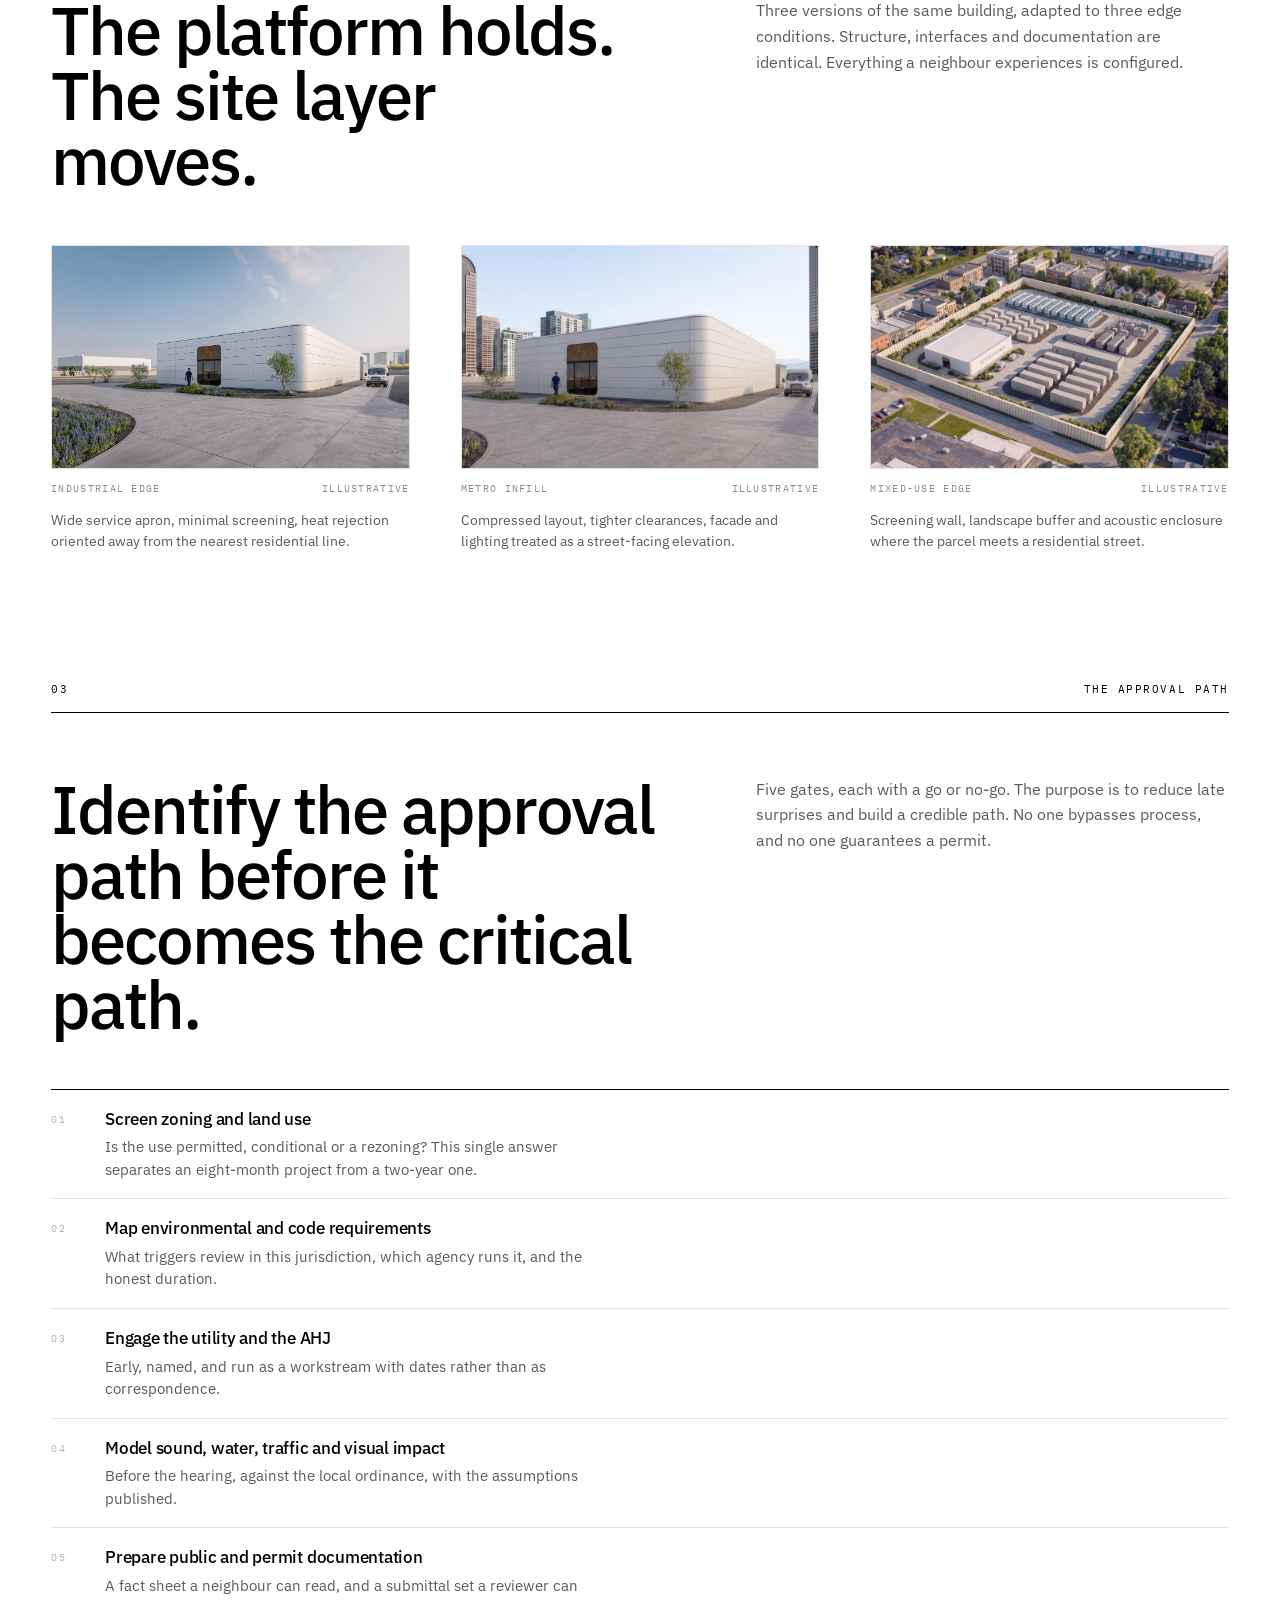
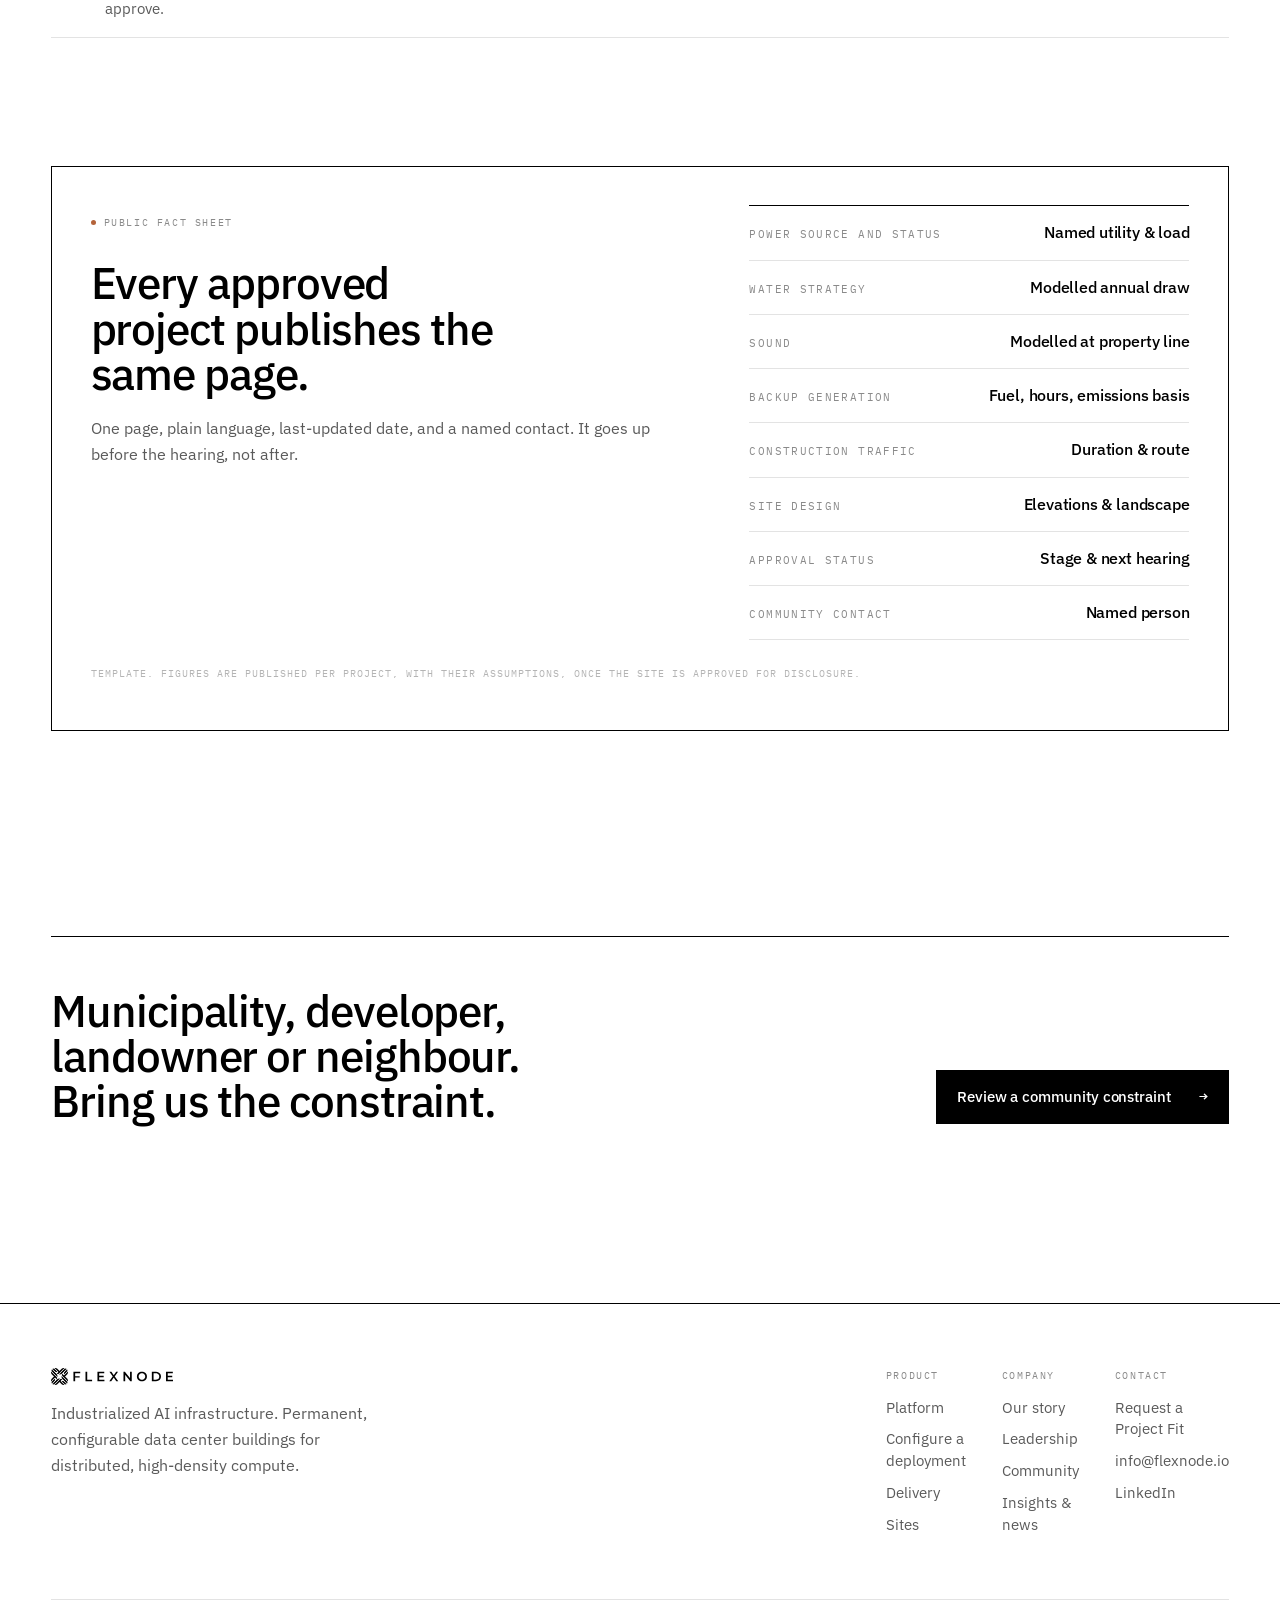
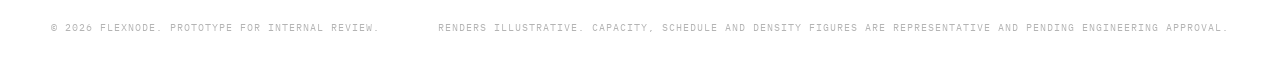
<file: community.html>
<!doctype html>
<html lang="en">
<head>
<meta charset="utf-8">
<meta name="viewport" content="width=device-width, initial-scale=1">
<title>Community and environmental adaptability · Flexnode</title>
<meta name="description" content="Power, water, sound, traffic, land use and visual character are design inputs from the first week. The questions communities ask, and how NX adapts.">
<link rel="preconnect" href="https://fonts.googleapis.com">
<link rel="preconnect" href="https://fonts.gstatic.com" crossorigin>
<link href="https://fonts.googleapis.com/css2?family=IBM+Plex+Mono:wght@400;500&family=IBM+Plex+Sans:wght@300;400;500;600&display=swap" rel="stylesheet">
<link rel="stylesheet" href="assets/css/site.css">
<link rel="icon" href="data:image/svg+xml,<svg xmlns='http://www.w3.org/2000/svg' viewBox='0 0 100 100'><rect width='100' height='100' fill='%23fff'/><rect x='30' y='30' width='40' height='40' fill='%23000'/></svg>">
</head>
<body>
<a class="skip" href="#main">Skip to content</a>
<header class="nav">
  <div class="nav-in">
    <a class="nav-logo" href="index.html" aria-label="Flexnode home">
      <img src="assets/logo-horizontal-black.svg" alt="Flexnode">
    </a>
    <nav class="nav-links" aria-label="Primary"><a href="platform.html">Platform</a><a href="configure.html">Configure</a><a href="delivery.html">Delivery</a><a href="sites.html">Sites</a><a href="community.html" aria-current="page">Community</a><a href="company.html">Company</a><a href="insights.html">Insights</a></nav>
    <div class="nav-right">
      <a class="btn btn-sm" href="project-fit.html"><span>Request a Project Fit</span><span class="ar" aria-hidden="true">&#8599;</span></a>
      <button class="nav-burger" data-burger aria-expanded="false" aria-controls="drawer">
        <span class="burger-ico" aria-hidden="true"><span></span><span></span></span>
        <span>Menu</span>
      </button>
    </div>
  </div>
</header>
<div class="drawer" id="drawer"><a class="dl" href="platform.html"><span>Platform</span><span class="idx">01</span></a><a class="dl" href="configure.html"><span>Configure</span><span class="idx">02</span></a><a class="dl" href="delivery.html"><span>Delivery</span><span class="idx">03</span></a><a class="dl" href="sites.html"><span>Sites</span><span class="idx">04</span></a><a class="dl" href="community.html"><span>Community</span><span class="idx">05</span></a><a class="dl" href="company.html"><span>Company</span><span class="idx">06</span></a><a class="dl" href="insights.html"><span>Insights</span><span class="idx">07</span></a><a class="dl" href="team.html"><span>Leadership</span><span class="idx">08</span></a><a class="dl" href="project-fit.html"><span>Request a Project Fit</span><span class="idx">09</span></a></div>
<main id="main">

<section class="hero" style="min-height:0">
  <div class="hero-copy">
    <p class="tag rv">Community and environmental adaptability</p>
    <h1 class="d1 rv rv-d1" style="margin-top:22px">Built to belong where it operates.</h1>
    <p class="lede rv rv-d2" style="margin-top:26px;max-width:44ch">A data center is a building in a real place. Power, water, sound, traffic, land use and visual character are design and approval requirements from the first week, not a communications exercise in month nine.</p>
    <div class="rv rv-d3" style="margin-top:32px"><a class="btn btn-solid" href="project-fit.html"><span>Discuss a site</span><span class="ar" aria-hidden="true">&#8594;</span></a></div>
  </div>
  <div class="hero-media">
    <img src="assets/img/nx4-deployment.jpg" alt="Aerial view of an NX deployment behind a screening wall, with a public park on one side and a residential street on the other" loading="lazy">
    <span class="hero-mediatag">[ Illustrative NX-4 in a mixed-use edge condition ]</span>
  </div>
</section>

<section class="sec">
  <div class="wrap">
    <div class="sechead rv"><span class="num">01</span><span class="ttl">The questions communities are right to ask</span></div>
    <div class="rv" data-acc>
      <div class="acc-item" data-open="true"><button class="acc-hd" aria-expanded="true"><span class="ix">01</span><span class="q">What happens to our power, and our bills?</span><span class="pm" aria-hidden="true"></span></button><div class="acc-body"><div><div class="acc-inner">
        <p class="body-lg">Flexnode deploys where capacity already exists or is arriving within the project window. That is the whole premise of the configuration range: fit the building to the service, rather than requesting a new multi-year interconnection and waiting.</p>
        <p class="body-lg">For any specific project we publish the service basis, the contracted load and the utility the agreement sits with. What a project does to local rates is a question for the utility and the regulator, and we will point you to both rather than answer for them.</p>
      </div></div></div></div>
      <div class="acc-item" data-open="false"><button class="acc-hd" aria-expanded="false"><span class="ix">02</span><span class="q">How much water does it use?</span><span class="pm" aria-hidden="true"></span></button><div class="acc-body"><div><div class="acc-inner">
        <p class="body-lg">NX is designed around closed-loop liquid cooling. The working fluid circulates and is rejected to air rather than evaporated, which is the mechanism behind a low operational draw.</p>
        <p class="body-lg">Consumption is configuration and climate specific. We publish a modelled figure per project with the assumptions attached, and we do not publish a single headline number that would be wrong somewhere.</p>
      </div></div></div></div>
      <div class="acc-item" data-open="false"><button class="acc-hd" aria-expanded="false"><span class="ix">03</span><span class="q">What will we hear at the property line?</span><span class="pm" aria-hidden="true"></span></button><div class="acc-body"><div><div class="acc-inner">
        <p class="body-lg">Heat rejection equipment runs continuously and is the dominant source. Backup generation runs during testing and outages, on a published schedule.</p>
        <p class="body-lg">Sound is modelled to the property line before a hearing, against the local ordinance. Where the model exceeds the limit the response is acoustic enclosure, equipment selection and layout, and those are configuration decisions we can still make at that stage.</p>
      </div></div></div></div>
      <div class="acc-item" data-open="false"><button class="acc-hd" aria-expanded="false"><span class="ix">04</span><span class="q">What will it look like, and how much traffic?</span><span class="pm" aria-hidden="true"></span></button><div class="acc-body"><div><div class="acc-inner">
        <p class="body-lg">Construction traffic is concentrated and short. Modules arrive on a scheduled sequence over weeks rather than trades arriving daily for a year, which is a direct consequence of factory production.</p>
        <p class="body-lg">Operating traffic is light: service visits, not shift changes. Facade, screening, planting and lighting are configured to the local context, and the elevation goes in the public record before the hearing.</p>
      </div></div></div></div>
      <div class="acc-item" data-open="false"><button class="acc-hd" aria-expanded="false"><span class="ix">05</span><span class="q">What does the community actually get?</span><span class="pm" aria-hidden="true"></span></button><div class="acc-body"><div><div class="acc-inner">
        <p class="body-lg">Tax base, construction work, a reused parcel and, on some sites, infrastructure that outlasts the tenant. Those are the honest categories.</p>
        <p class="body-lg">We do not publish job numbers we cannot evidence. A distributed facility of this scale is not a large permanent employer, and saying otherwise is how this industry loses arguments it should win.</p>
      </div></div></div></div>
    </div>
  </div>
</section>

<section class="sec" style="padding-top:0">
  <div class="wrap">
    <div class="sechead rv"><span class="num">02</span><span class="ttl">Designing for local conditions</span></div>
    <div class="row row-64" style="margin-bottom:clamp(30px,4vw,52px)">
      <h2 class="d2 rv" style="max-width:15ch">The platform holds. The site layer moves.</h2>
      <p class="body-lg rv rv-d1">Three versions of the same building, adapted to three edge conditions. Structure, interfaces and documentation are identical. Everything a neighbour experiences is configured.</p>
    </div>
    <div class="row row-3 rv rv-d2">
      <figure class="fig">
        <div class="fig-cover fig-frame"><img src="assets/img/ctx-industrial.jpg" alt="NX on an industrial parcel with low planting and a wide service apron" loading="lazy"></div>
        <figcaption class="fig-cap"><span>Industrial edge</span><span>Illustrative</span></figcaption>
        <p class="small" style="margin-top:14px">Wide service apron, minimal screening, heat rejection oriented away from the nearest residential line.</p>
      </figure>
      <figure class="fig">
        <div class="fig-cover fig-frame"><img src="assets/img/ctx-metro.jpg" alt="NX at a downtown edge beside existing towers" loading="lazy"></div>
        <figcaption class="fig-cap"><span>Metro infill</span><span>Illustrative</span></figcaption>
        <p class="small" style="margin-top:14px">Compressed layout, tighter clearances, facade and lighting treated as a street-facing elevation.</p>
      </figure>
      <figure class="fig">
        <div class="fig-cover fig-frame"><img src="assets/img/nx4-deployment.jpg" alt="NX campus behind a screening wall next to a park and houses" loading="lazy"></div>
        <figcaption class="fig-cap"><span>Mixed-use edge</span><span>Illustrative</span></figcaption>
        <p class="small" style="margin-top:14px">Screening wall, landscape buffer and acoustic enclosure where the parcel meets a residential street.</p>
      </figure>
    </div>
  </div>
</section>

<section class="sec" style="padding-top:0">
  <div class="wrap">
    <div class="sechead rv"><span class="num">03</span><span class="ttl">The approval path</span></div>
    <div class="row row-64" style="margin-bottom:clamp(30px,4vw,52px)">
      <h2 class="d2 rv" style="max-width:17ch">Identify the approval path before it becomes the critical path.</h2>
      <p class="body-lg rv rv-d1">Five gates, each with a go or no-go. The purpose is to reduce late surprises and build a credible path. No one bypasses process, and no one guarantees a permit.</p>
    </div>
    <ul class="nlist rv rv-d2" style="padding:0;margin:0">
      <li><span><span class="lh">Screen zoning and land use</span><span class="ld">Is the use permitted, conditional or a rezoning? This single answer separates an eight-month project from a two-year one.</span></span></li>
      <li><span><span class="lh">Map environmental and code requirements</span><span class="ld">What triggers review in this jurisdiction, which agency runs it, and the honest duration.</span></span></li>
      <li><span><span class="lh">Engage the utility and the AHJ</span><span class="ld">Early, named, and run as a workstream with dates rather than as correspondence.</span></span></li>
      <li><span><span class="lh">Model sound, water, traffic and visual impact</span><span class="ld">Before the hearing, against the local ordinance, with the assumptions published.</span></span></li>
      <li><span><span class="lh">Prepare public and permit documentation</span><span class="ld">A fact sheet a neighbour can read, and a submittal set a reviewer can approve.</span></span></li>
    </ul>
  </div>
</section>

<section class="sec" style="padding-top:0">
  <div class="wrap">
    <div class="rv" style="border:1px solid var(--black);padding:clamp(24px,3vw,44px)">
      <div class="row row-64" style="align-items:start">
        <div class="stack">
          <p class="tag">Public fact sheet</p>
          <h2 class="d3" style="max-width:17ch">Every approved project publishes the same page.</h2>
          <p class="body-lg">One page, plain language, last-updated date, and a named contact. It goes up before the hearing, not after.</p>
        </div>
        <dl class="spec" style="margin:0">
          <div class="spec-row"><dt>Power source and status</dt><dd>Named utility &amp; load</dd></div>
          <div class="spec-row"><dt>Water strategy</dt><dd>Modelled annual draw</dd></div>
          <div class="spec-row"><dt>Sound</dt><dd>Modelled at property line</dd></div>
          <div class="spec-row"><dt>Backup generation</dt><dd>Fuel, hours, emissions basis</dd></div>
          <div class="spec-row"><dt>Construction traffic</dt><dd>Duration &amp; route</dd></div>
          <div class="spec-row"><dt>Site design</dt><dd>Elevations &amp; landscape</dd></div>
          <div class="spec-row"><dt>Approval status</dt><dd>Stage &amp; next hearing</dd></div>
          <div class="spec-row"><dt>Community contact</dt><dd>Named person</dd></div>
        </dl>
      </div>
      <p class="note" style="margin-top:26px">Template. Figures are published per project, with their assumptions, once the site is approved for disclosure.</p>
    </div>
  </div>
</section>

<section class="sec-sm">
  <div class="wrap">
    <div class="rv" style="border-top:1px solid var(--black);padding-top:clamp(32px,4vw,56px);display:flex;flex-wrap:wrap;gap:24px;justify-content:space-between;align-items:end">
      <h2 class="d3" style="max-width:20ch">Municipality, developer, landowner or neighbour. Bring us the constraint.</h2>
      <a class="btn btn-solid" href="project-fit.html"><span>Review a community constraint</span><span class="ar" aria-hidden="true">&#8594;</span></a>
    </div>
  </div>
</section>

</main>
<footer class="foot">
  <div class="wrap">
    <div class="foot-grid">
      <div class="stack stack-sm">
        <img src="assets/logo-horizontal-black.svg" alt="Flexnode" style="height:17px;width:auto">
        <p class="body" style="max-width:34ch;margin-top:16px">Industrialized AI infrastructure. Permanent, configurable data center buildings for distributed, high-density compute.</p>
      </div>
      <div class="foot-nav">
        <span class="h">Product</span>
        <a href="platform.html">Platform</a>
        <a href="configure.html">Configure a deployment</a>
        <a href="delivery.html">Delivery</a>
        <a href="sites.html">Sites</a>
      </div>
      <div class="foot-nav">
        <span class="h">Company</span>
        <a href="company.html">Our story</a>
        <a href="team.html">Leadership</a>
        <a href="community.html">Community</a>
        <a href="insights.html">Insights &amp; news</a>
      </div>
      <div class="foot-nav">
        <span class="h">Contact</span>
        <a href="project-fit.html">Request a Project Fit</a>
        <a href="mailto:info@flexnode.io">info@flexnode.io</a>
        <a href="https://www.linkedin.com/company/flexnode" rel="noopener">LinkedIn</a>
      </div>
    </div>
    <div class="foot-btm">
      <span class="note">&copy; <span data-year>2026</span> Flexnode. Prototype for internal review.</span>
      <span class="note">Renders illustrative. Capacity, schedule and density figures are representative and pending engineering approval.</span>
    </div>
  </div>
</footer>
<script src="assets/js/site.js"></script>
</body>
</html>
</file>
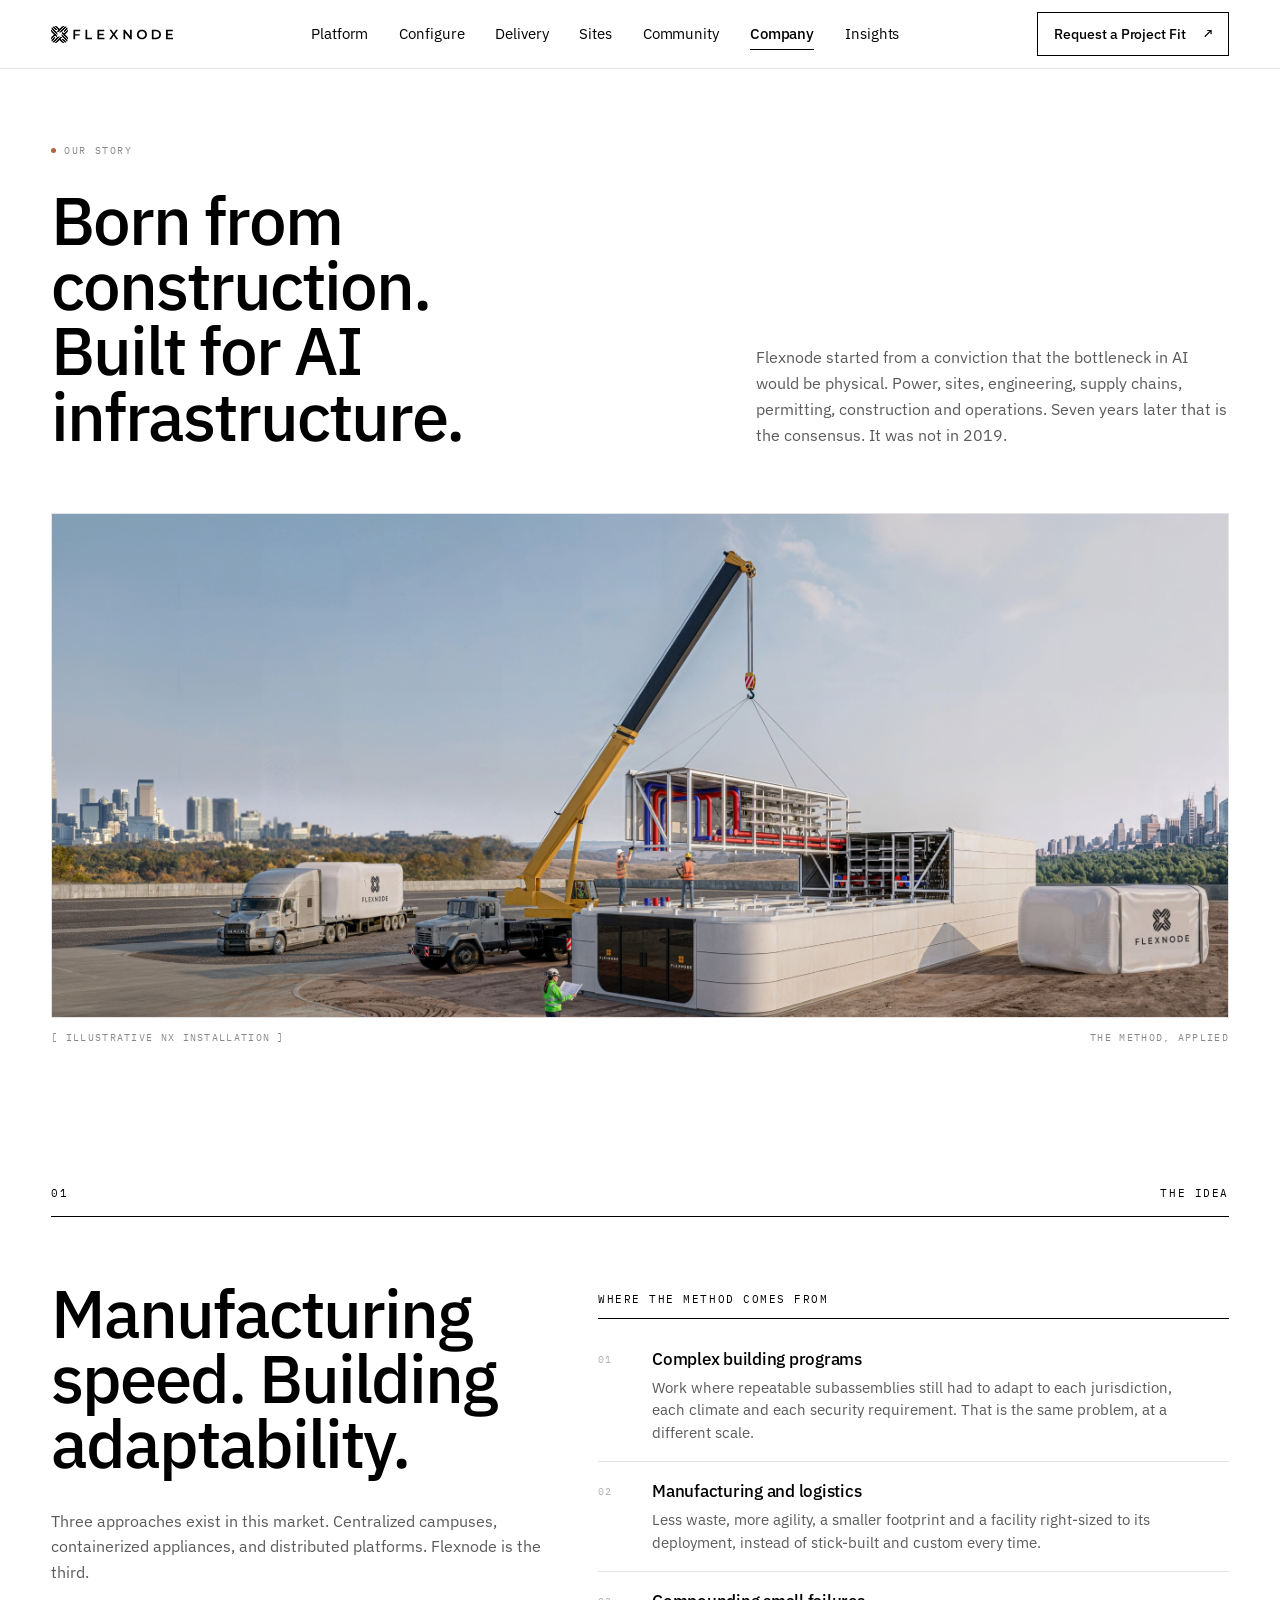
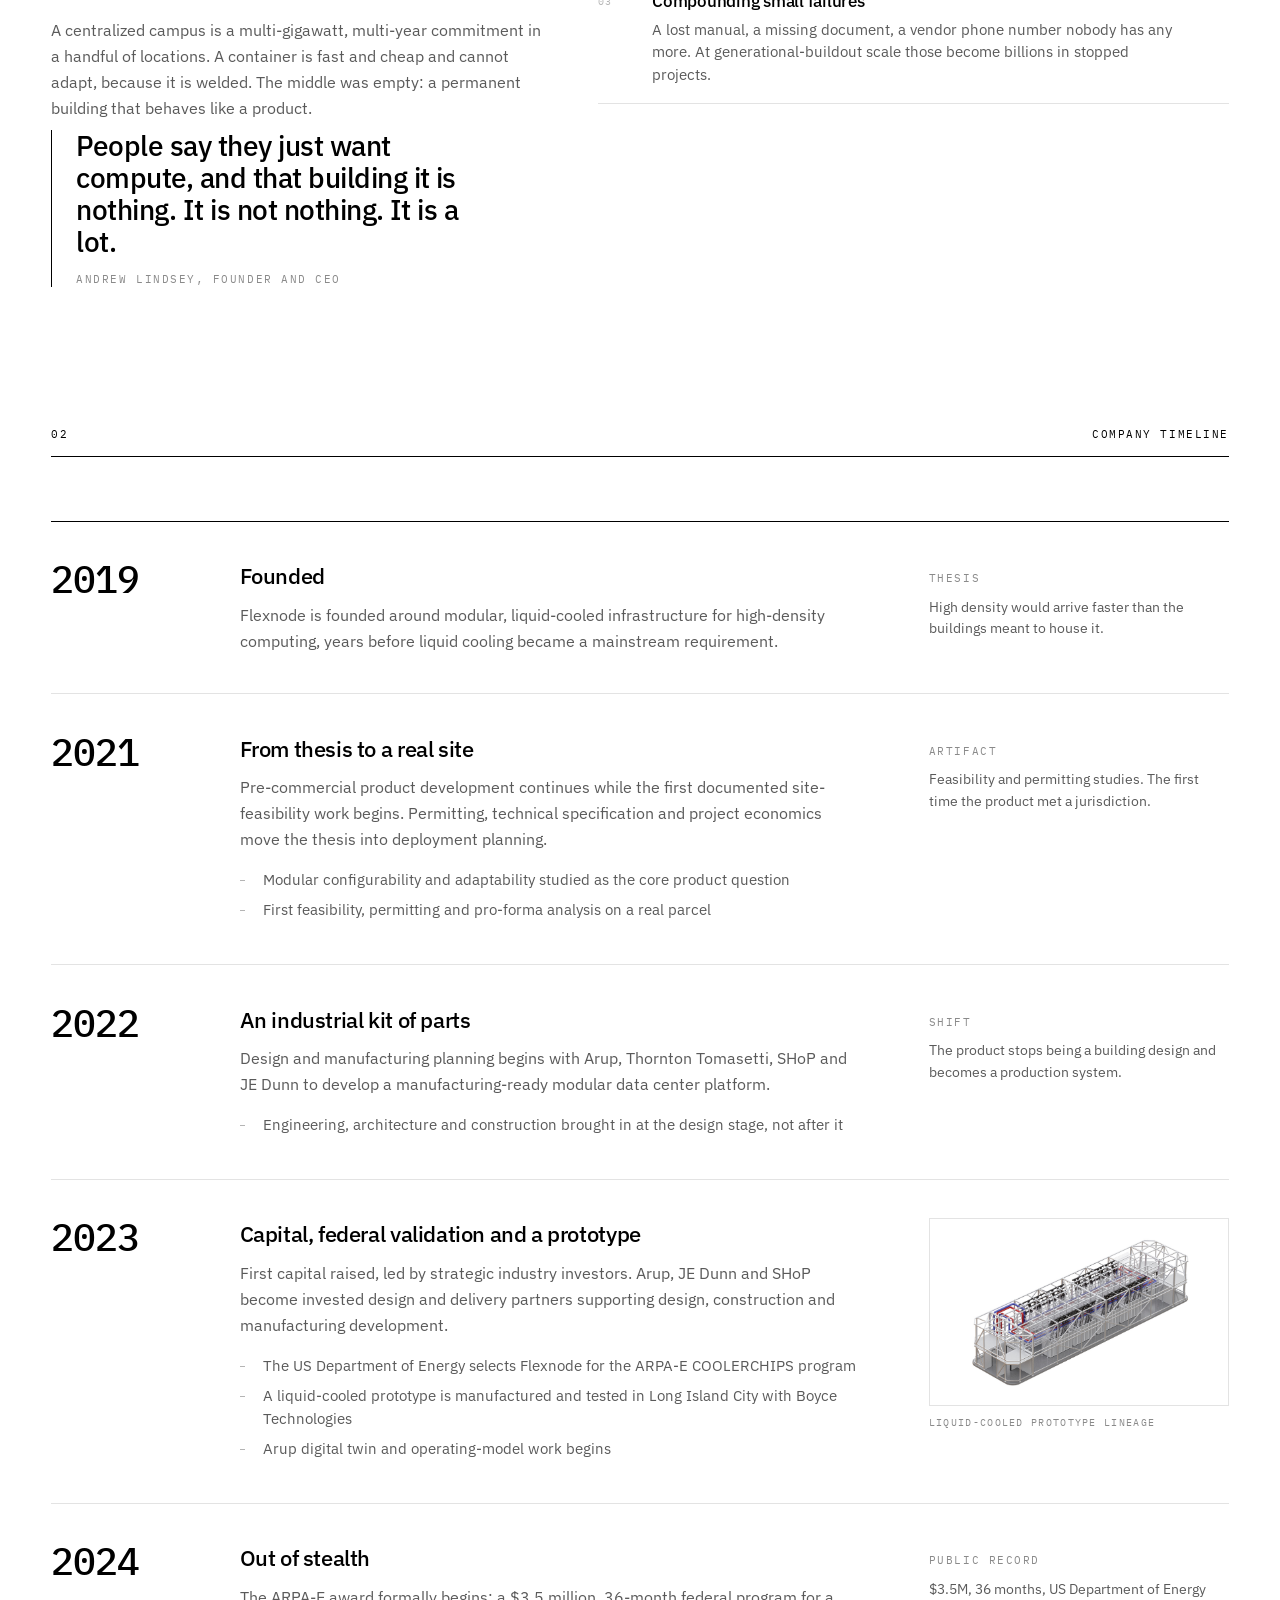
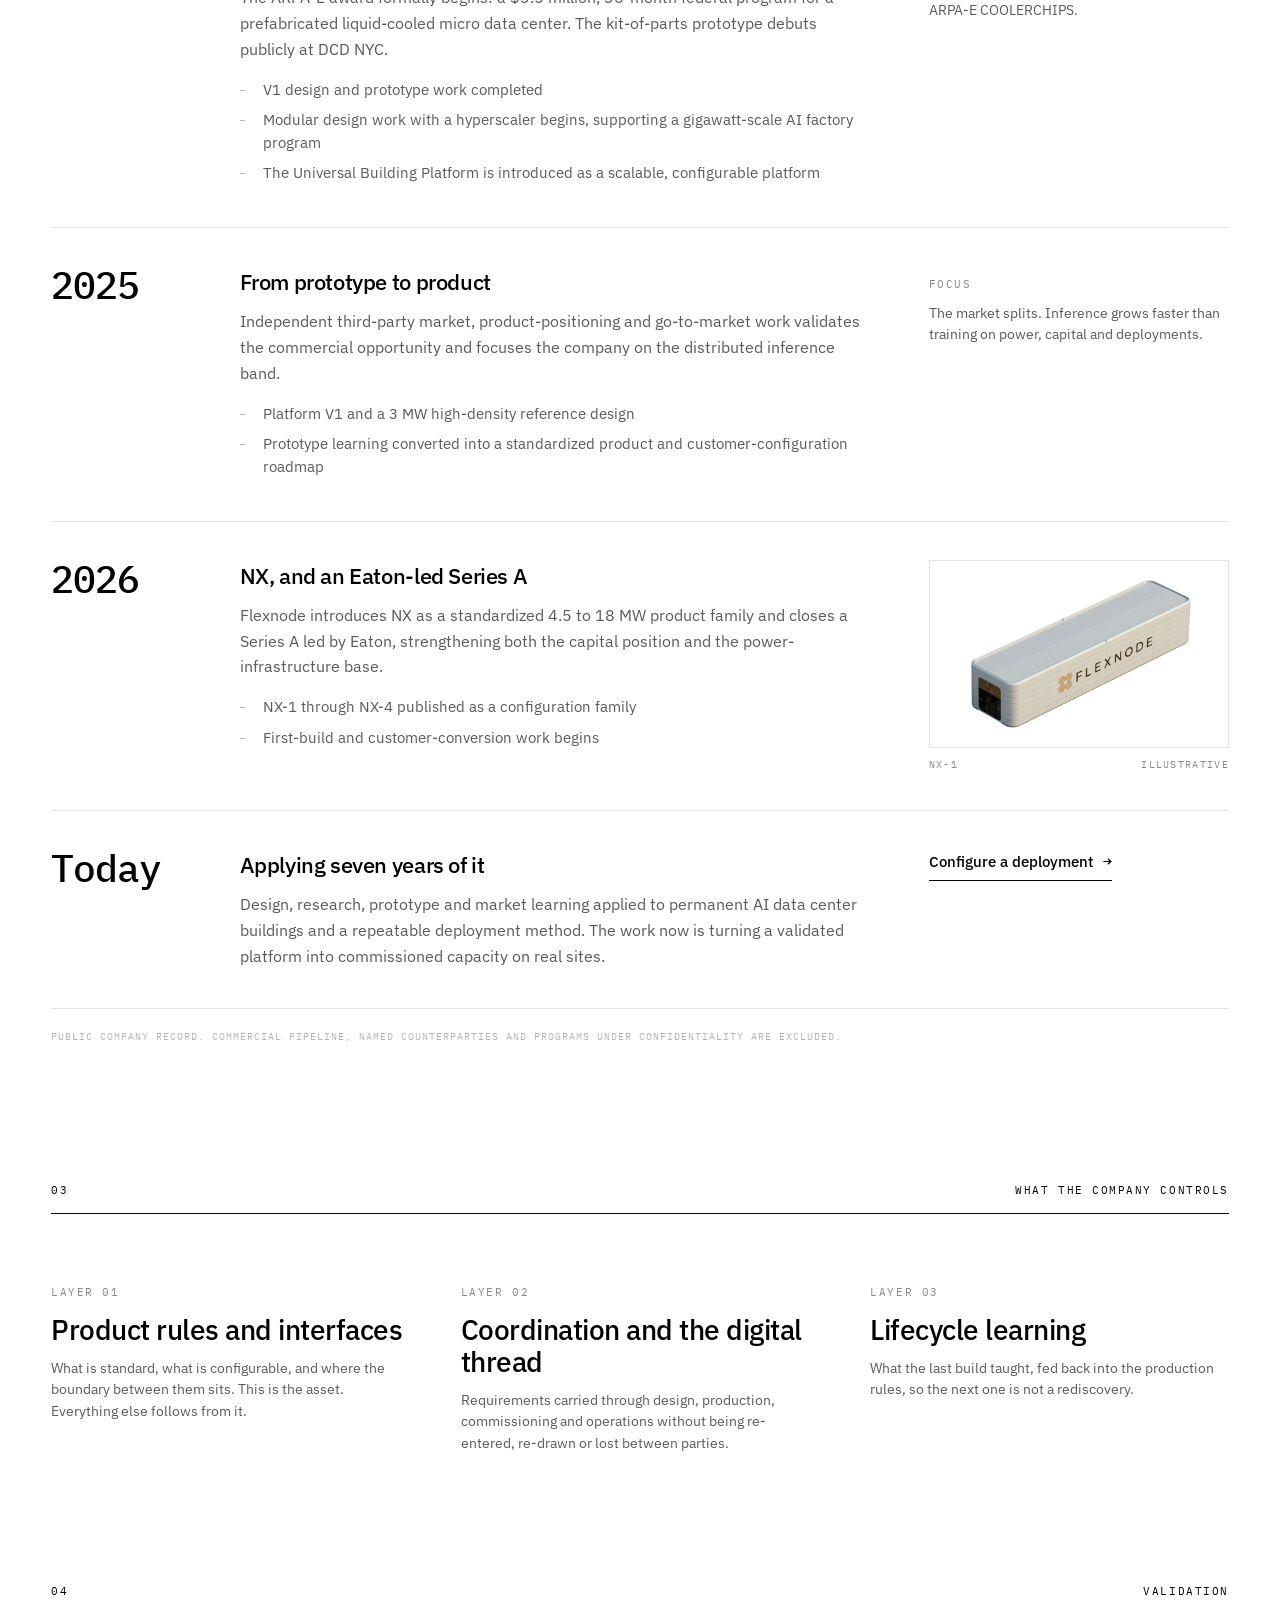
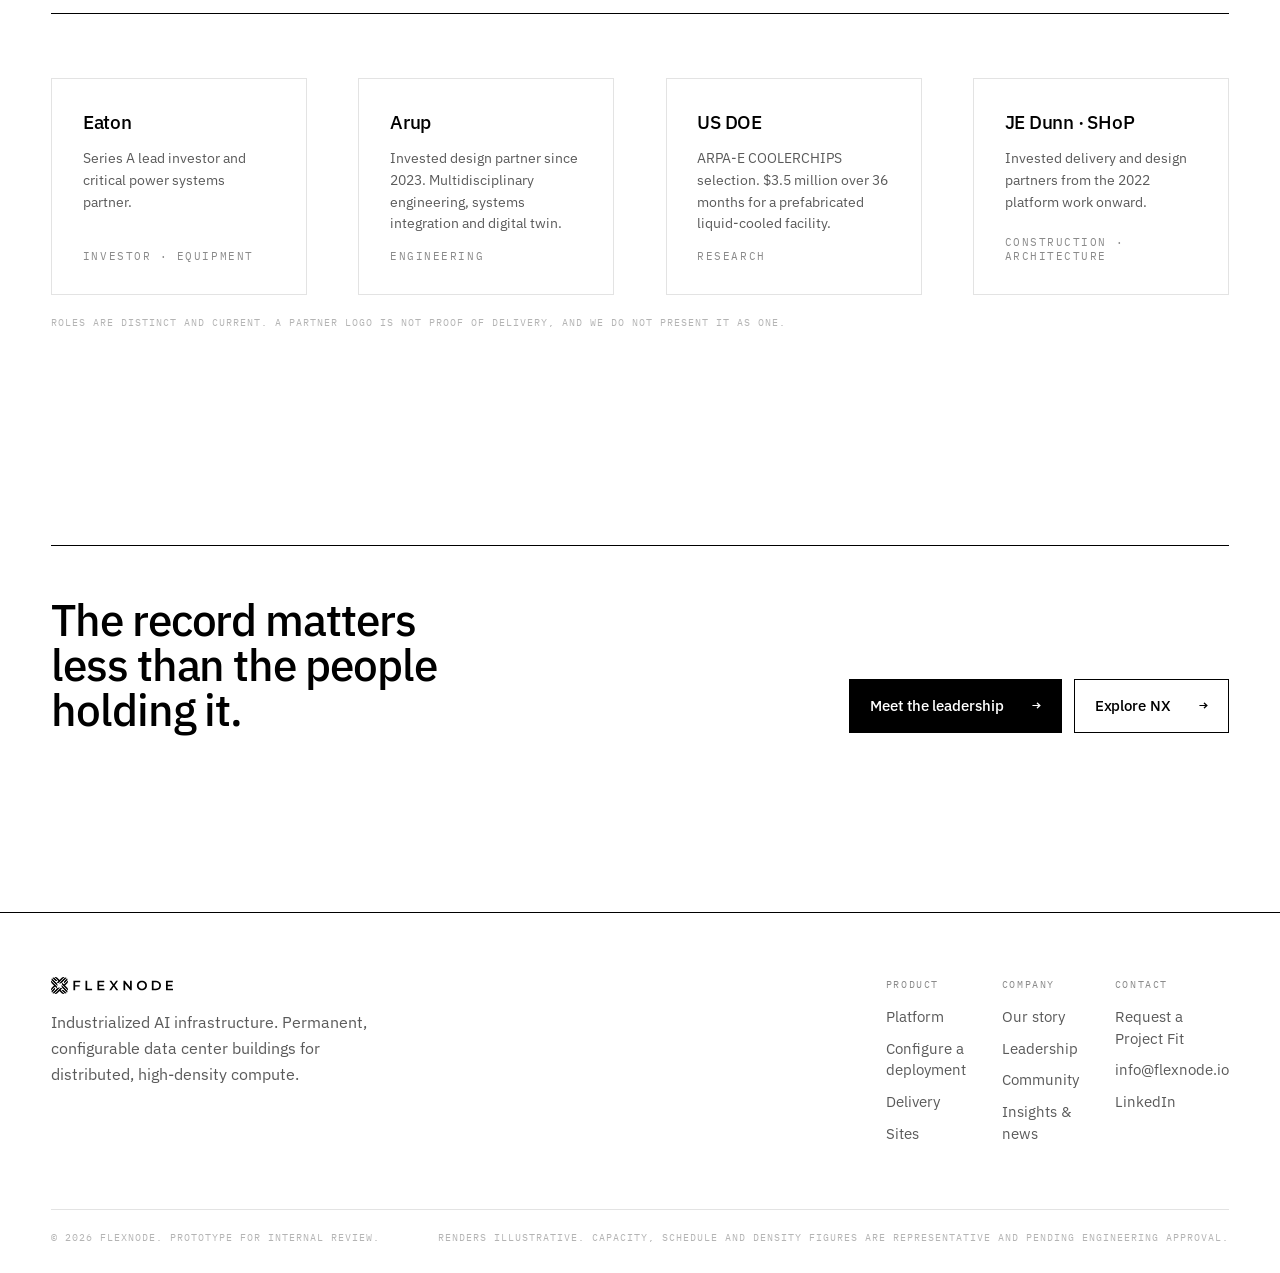
<file: company.html>
<!doctype html>
<html lang="en">
<head>
<meta charset="utf-8">
<meta name="viewport" content="width=device-width, initial-scale=1">
<title>Our story · Flexnode</title>
<meta name="description" content="Flexnode began in 2019 with a conviction that the AI bottleneck would be physical. The company timeline, the idea behind NX, and what Flexnode controls.">
<link rel="preconnect" href="https://fonts.googleapis.com">
<link rel="preconnect" href="https://fonts.gstatic.com" crossorigin>
<link href="https://fonts.googleapis.com/css2?family=IBM+Plex+Mono:wght@400;500&family=IBM+Plex+Sans:wght@300;400;500;600&display=swap" rel="stylesheet">
<link rel="stylesheet" href="assets/css/site.css">
<link rel="icon" href="data:image/svg+xml,<svg xmlns='http://www.w3.org/2000/svg' viewBox='0 0 100 100'><rect width='100' height='100' fill='%23fff'/><rect x='30' y='30' width='40' height='40' fill='%23000'/></svg>">
</head>
<body>
<a class="skip" href="#main">Skip to content</a>
<header class="nav">
  <div class="nav-in">
    <a class="nav-logo" href="index.html" aria-label="Flexnode home">
      <img src="assets/logo-horizontal-black.svg" alt="Flexnode">
    </a>
    <nav class="nav-links" aria-label="Primary"><a href="platform.html">Platform</a><a href="configure.html">Configure</a><a href="delivery.html">Delivery</a><a href="sites.html">Sites</a><a href="community.html">Community</a><a href="company.html" aria-current="page">Company</a><a href="insights.html">Insights</a></nav>
    <div class="nav-right">
      <a class="btn btn-sm" href="project-fit.html"><span>Request a Project Fit</span><span class="ar" aria-hidden="true">&#8599;</span></a>
      <button class="nav-burger" data-burger aria-expanded="false" aria-controls="drawer">
        <span class="burger-ico" aria-hidden="true"><span></span><span></span></span>
        <span>Menu</span>
      </button>
    </div>
  </div>
</header>
<div class="drawer" id="drawer"><a class="dl" href="platform.html"><span>Platform</span><span class="idx">01</span></a><a class="dl" href="configure.html"><span>Configure</span><span class="idx">02</span></a><a class="dl" href="delivery.html"><span>Delivery</span><span class="idx">03</span></a><a class="dl" href="sites.html"><span>Sites</span><span class="idx">04</span></a><a class="dl" href="community.html"><span>Community</span><span class="idx">05</span></a><a class="dl" href="company.html"><span>Company</span><span class="idx">06</span></a><a class="dl" href="insights.html"><span>Insights</span><span class="idx">07</span></a><a class="dl" href="team.html"><span>Leadership</span><span class="idx">08</span></a><a class="dl" href="project-fit.html"><span>Request a Project Fit</span><span class="idx">09</span></a></div>
<main id="main">

<section class="sec-tight">
  <div class="wrap">
    <div class="row row-64" style="align-items:end">
      <div class="stack">
        <p class="tag">Our story</p>
        <h1 class="d2" style="max-width:13ch">Born from construction. Built for AI infrastructure.</h1>
      </div>
      <p class="body-lg">Flexnode started from a conviction that the bottleneck in AI would be physical. Power, sites, engineering, supply chains, permitting, construction and operations. Seven years later that is the consensus. It was not in 2019.</p>
    </div>
  </div>
</section>

<section class="sec-tight" style="padding-top:0">
  <div class="wrap">
    <figure class="fig rv">
      <div class="fig-frame" style="aspect-ratio:21/9;overflow:hidden"><img src="assets/img/hero-install.jpg" alt="A crane lowering a factory-built NX module into place on a prepared site" loading="lazy" style="width:100%;height:100%;object-fit:cover;object-position:center 58%"></div>
      <figcaption class="fig-cap"><span>[ Illustrative NX installation ]</span><span>The method, applied</span></figcaption>
    </figure>
  </div>
</section>

<section class="sec" style="padding-top:clamp(48px,6vw,96px)">
  <div class="wrap">
    <div class="sechead rv"><span class="num">01</span><span class="ttl">The idea</span></div>
    <div class="row row-46">
      <div class="stack stack-lg rv">
        <h2 class="d2" style="max-width:13ch">Manufacturing speed. Building adaptability.</h2>
        <p class="body-lg">Three approaches exist in this market. Centralized campuses, containerized appliances, and distributed platforms. Flexnode is the third.</p>
        <p class="body-lg">A centralized campus is a multi-gigawatt, multi-year commitment in a handful of locations. A container is fast and cheap and cannot adapt, because it is welded. The middle was empty: a permanent building that behaves like a product.</p>
        <blockquote style="border-left:1px solid var(--black);padding-left:24px;margin:8px 0">
          <p class="d4" style="max-width:24ch">People say they just want compute, and that building it is nothing. It is not nothing. It is a lot.</p>
          <p class="mono dim" style="margin-top:14px">Andrew Lindsey, Founder and CEO</p>
        </blockquote>
      </div>
      <div class="stack rv rv-d1">
        <p class="mono" style="padding-bottom:12px;border-bottom:1px solid var(--black)">Where the method comes from</p>
        <ul class="nlist" style="padding:0;margin:0;border-top:0">
          <li><span><span class="lh">Complex building programs</span><span class="ld">Work where repeatable subassemblies still had to adapt to each jurisdiction, each climate and each security requirement. That is the same problem, at a different scale.</span></span></li>
          <li><span><span class="lh">Manufacturing and logistics</span><span class="ld">Less waste, more agility, a smaller footprint and a facility right-sized to its deployment, instead of stick-built and custom every time.</span></span></li>
          <li><span><span class="lh">Compounding small failures</span><span class="ld">A lost manual, a missing document, a vendor phone number nobody has any more. At generational-buildout scale those become billions in stopped projects.</span></span></li>
        </ul>
      </div>
    </div>
  </div>
</section>

<!-- TIMELINE -->
<section class="sec" style="padding-top:0">
  <div class="wrap">
    <div class="sechead rv"><span class="num">02</span><span class="ttl">Company timeline</span></div>
    <div class="tl rv">

      <div class="tl-item">
        <span class="tl-yr">2019</span>
        <div class="tl-body">
          <h3>Founded</h3>
          <p class="body">Flexnode is founded around modular, liquid-cooled infrastructure for high-density computing, years before liquid cooling became a mainstream requirement.</p>
        </div>
        <div class="tl-aside"><p class="mono dim">Thesis</p><p class="small" style="margin-top:8px">High density would arrive faster than the buildings meant to house it.</p></div>
      </div>

      <div class="tl-item">
        <span class="tl-yr">2021</span>
        <div class="tl-body">
          <h3>From thesis to a real site</h3>
          <p class="body">Pre-commercial product development continues while the first documented site-feasibility work begins. Permitting, technical specification and project economics move the thesis into deployment planning.</p>
          <ul class="tl-facts">
            <li>Modular configurability and adaptability studied as the core product question</li>
            <li>First feasibility, permitting and pro-forma analysis on a real parcel</li>
          </ul>
        </div>
        <div class="tl-aside"><p class="mono dim">Artifact</p><p class="small" style="margin-top:8px">Feasibility and permitting studies. The first time the product met a jurisdiction.</p></div>
      </div>

      <div class="tl-item">
        <span class="tl-yr">2022</span>
        <div class="tl-body">
          <h3>An industrial kit of parts</h3>
          <p class="body">Design and manufacturing planning begins with Arup, Thornton Tomasetti, SHoP and JE Dunn to develop a manufacturing-ready modular data center platform.</p>
          <ul class="tl-facts">
            <li>Engineering, architecture and construction brought in at the design stage, not after it</li>
          </ul>
        </div>
        <div class="tl-aside"><p class="mono dim">Shift</p><p class="small" style="margin-top:8px">The product stops being a building design and becomes a production system.</p></div>
      </div>

      <div class="tl-item">
        <span class="tl-yr">2023</span>
        <div class="tl-body">
          <h3>Capital, federal validation and a prototype</h3>
          <p class="body">First capital raised, led by strategic industry investors. Arup, JE Dunn and SHoP become invested design and delivery partners supporting design, construction and manufacturing development.</p>
          <ul class="tl-facts">
            <li>The US Department of Energy selects Flexnode for the ARPA-E COOLERCHIPS program</li>
            <li>A liquid-cooled prototype is manufactured and tested in Long Island City with Boyce Technologies</li>
            <li>Arup digital twin and operating-model work begins</li>
          </ul>
        </div>
        <div class="tl-aside">
          <figure class="fig"><div class="fig-cover fig-frame"><img src="assets/img/nx-interior.jpg" alt="Structural frame with liquid cooling and power distribution above the compute rows" loading="lazy"></div><figcaption class="fig-cap"><span>Liquid-cooled prototype lineage</span></figcaption></figure>
        </div>
      </div>

      <div class="tl-item">
        <span class="tl-yr">2024</span>
        <div class="tl-body">
          <h3>Out of stealth</h3>
          <p class="body">The ARPA-E award formally begins: a $3.5 million, 36-month federal program for a prefabricated liquid-cooled micro data center. The kit-of-parts prototype debuts publicly at DCD NYC.</p>
          <ul class="tl-facts">
            <li>V1 design and prototype work completed</li>
            <li>Modular design work with a hyperscaler begins, supporting a gigawatt-scale AI factory program</li>
            <li>The Universal Building Platform is introduced as a scalable, configurable platform</li>
          </ul>
        </div>
        <div class="tl-aside"><p class="mono dim">Public record</p><p class="small" style="margin-top:8px">$3.5M, 36 months, US Department of Energy ARPA-E COOLERCHIPS.</p></div>
      </div>

      <div class="tl-item">
        <span class="tl-yr">2025</span>
        <div class="tl-body">
          <h3>From prototype to product</h3>
          <p class="body">Independent third-party market, product-positioning and go-to-market work validates the commercial opportunity and focuses the company on the distributed inference band.</p>
          <ul class="tl-facts">
            <li>Platform V1 and a 3 MW high-density reference design</li>
            <li>Prototype learning converted into a standardized product and customer-configuration roadmap</li>
          </ul>
        </div>
        <div class="tl-aside"><p class="mono dim">Focus</p><p class="small" style="margin-top:8px">The market splits. Inference grows faster than training on power, capital and deployments.</p></div>
      </div>

      <div class="tl-item">
        <span class="tl-yr">2026</span>
        <div class="tl-body">
          <h3>NX, and an Eaton-led Series A</h3>
          <p class="body">Flexnode introduces NX as a standardized 4.5 to 18 MW product family and closes a Series A led by Eaton, strengthening both the capital position and the power-infrastructure base.</p>
          <ul class="tl-facts">
            <li>NX-1 through NX-4 published as a configuration family</li>
            <li>First-build and customer-conversion work begins</li>
          </ul>
        </div>
        <div class="tl-aside">
          <figure class="fig"><div class="fig-cover fig-frame"><img src="assets/img/nx-exterior.jpg" alt="Assembled NX building, isometric view" loading="lazy"></div><figcaption class="fig-cap"><span>NX-1</span><span>Illustrative</span></figcaption></figure>
        </div>
      </div>

      <div class="tl-item">
        <span class="tl-yr">Today</span>
        <div class="tl-body">
          <h3>Applying seven years of it</h3>
          <p class="body">Design, research, prototype and market learning applied to permanent AI data center buildings and a repeatable deployment method. The work now is turning a validated platform into commissioned capacity on real sites.</p>
        </div>
        <div class="tl-aside"><a class="tlink" href="configure.html">Configure a deployment <span class="ar" aria-hidden="true">&#8594;</span></a></div>
      </div>

    </div>
    <p class="note rv" style="margin-top:20px">Public company record. Commercial pipeline, named counterparties and programs under confidentiality are excluded.</p>
  </div>
</section>

<!-- what the company controls -->
<section class="sec" style="padding-top:0">
  <div class="wrap">
    <div class="sechead rv"><span class="num">03</span><span class="ttl">What the company controls</span></div>
    <div class="row row-3 rv">
      <div class="stack stack-sm"><span class="mono dim">Layer 01</span><p class="d4">Product rules and interfaces</p><p class="small">What is standard, what is configurable, and where the boundary between them sits. This is the asset. Everything else follows from it.</p></div>
      <div class="stack stack-sm"><span class="mono dim">Layer 02</span><p class="d4">Coordination and the digital thread</p><p class="small">Requirements carried through design, production, commissioning and operations without being re-entered, re-drawn or lost between parties.</p></div>
      <div class="stack stack-sm"><span class="mono dim">Layer 03</span><p class="d4">Lifecycle learning</p><p class="small">What the last build taught, fed back into the production rules, so the next one is not a rediscovery.</p></div>
    </div>
  </div>
</section>

<section class="sec" style="padding-top:0">
  <div class="wrap">
    <div class="sechead rv"><span class="num">04</span><span class="ttl">Validation</span></div>
    <div class="row row-4 rv">
      <div class="card"><div class="card-head"><span class="d5">Eaton</span></div><p class="small card-body">Series A lead investor and critical power systems partner.</p><span class="mono dim">Investor &middot; equipment</span></div>
      <div class="card"><div class="card-head"><span class="d5">Arup</span></div><p class="small card-body">Invested design partner since 2023. Multidisciplinary engineering, systems integration and digital twin.</p><span class="mono dim">Engineering</span></div>
      <div class="card"><div class="card-head"><span class="d5">US DOE</span></div><p class="small card-body">ARPA-E COOLERCHIPS selection. $3.5 million over 36 months for a prefabricated liquid-cooled facility.</p><span class="mono dim">Research</span></div>
      <div class="card"><div class="card-head"><span class="d5">JE Dunn &middot; SHoP</span></div><p class="small card-body">Invested delivery and design partners from the 2022 platform work onward.</p><span class="mono dim">Construction &middot; architecture</span></div>
    </div>
    <p class="note rv" style="margin-top:20px">Roles are distinct and current. A partner logo is not proof of delivery, and we do not present it as one.</p>
  </div>
</section>

<section class="sec-sm">
  <div class="wrap">
    <div class="rv" style="border-top:1px solid var(--black);padding-top:clamp(32px,4vw,56px);display:flex;flex-wrap:wrap;gap:24px;justify-content:space-between;align-items:end">
      <h2 class="d3" style="max-width:16ch">The record matters less than the people holding it.</h2>
      <div style="display:flex;flex-wrap:wrap;gap:12px">
        <a class="btn btn-solid" href="team.html"><span>Meet the leadership</span><span class="ar" aria-hidden="true">&#8594;</span></a>
        <a class="btn" href="platform.html"><span>Explore NX</span><span class="ar" aria-hidden="true">&#8594;</span></a>
      </div>
    </div>
  </div>
</section>

</main>
<footer class="foot">
  <div class="wrap">
    <div class="foot-grid">
      <div class="stack stack-sm">
        <img src="assets/logo-horizontal-black.svg" alt="Flexnode" style="height:17px;width:auto">
        <p class="body" style="max-width:34ch;margin-top:16px">Industrialized AI infrastructure. Permanent, configurable data center buildings for distributed, high-density compute.</p>
      </div>
      <div class="foot-nav">
        <span class="h">Product</span>
        <a href="platform.html">Platform</a>
        <a href="configure.html">Configure a deployment</a>
        <a href="delivery.html">Delivery</a>
        <a href="sites.html">Sites</a>
      </div>
      <div class="foot-nav">
        <span class="h">Company</span>
        <a href="company.html">Our story</a>
        <a href="team.html">Leadership</a>
        <a href="community.html">Community</a>
        <a href="insights.html">Insights &amp; news</a>
      </div>
      <div class="foot-nav">
        <span class="h">Contact</span>
        <a href="project-fit.html">Request a Project Fit</a>
        <a href="mailto:info@flexnode.io">info@flexnode.io</a>
        <a href="https://www.linkedin.com/company/flexnode" rel="noopener">LinkedIn</a>
      </div>
    </div>
    <div class="foot-btm">
      <span class="note">&copy; <span data-year>2026</span> Flexnode. Prototype for internal review.</span>
      <span class="note">Renders illustrative. Capacity, schedule and density figures are representative and pending engineering approval.</span>
    </div>
  </div>
</footer>
<script src="assets/js/site.js"></script>
</body>
</html>
</file>
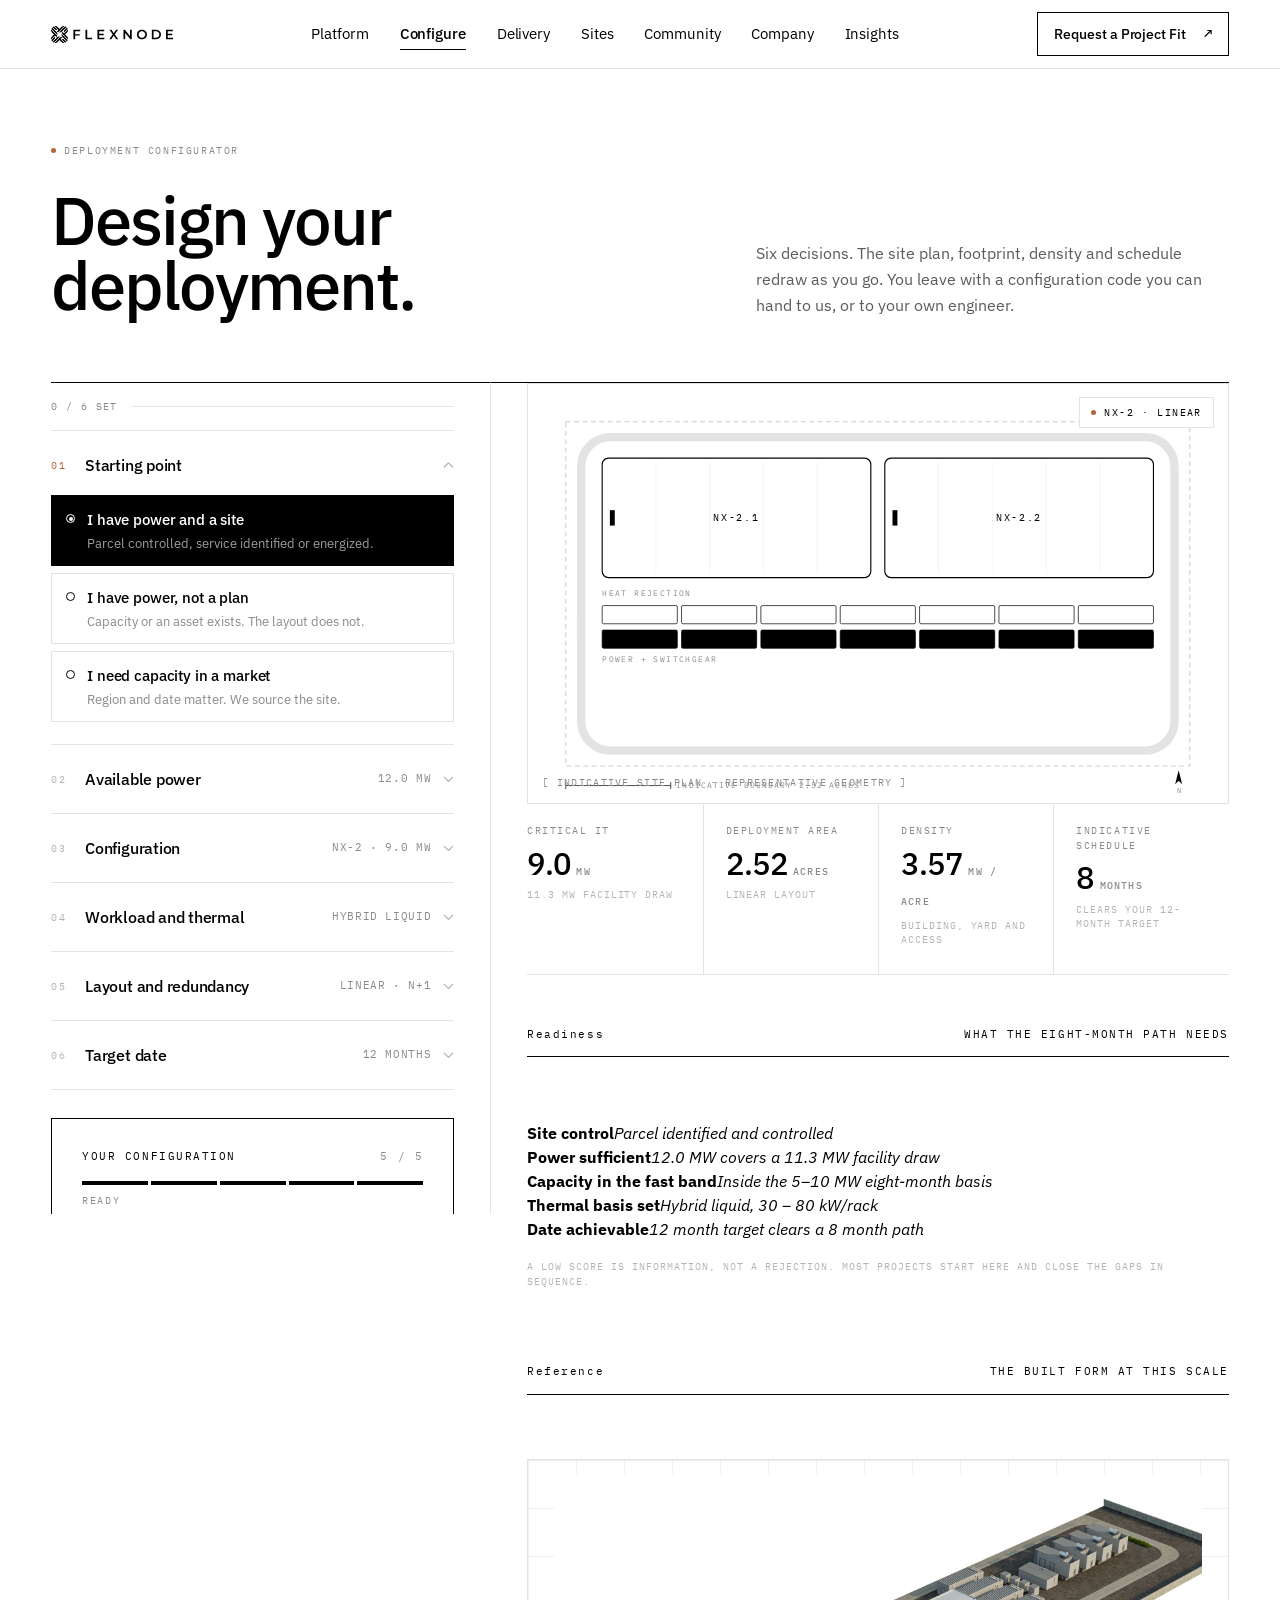
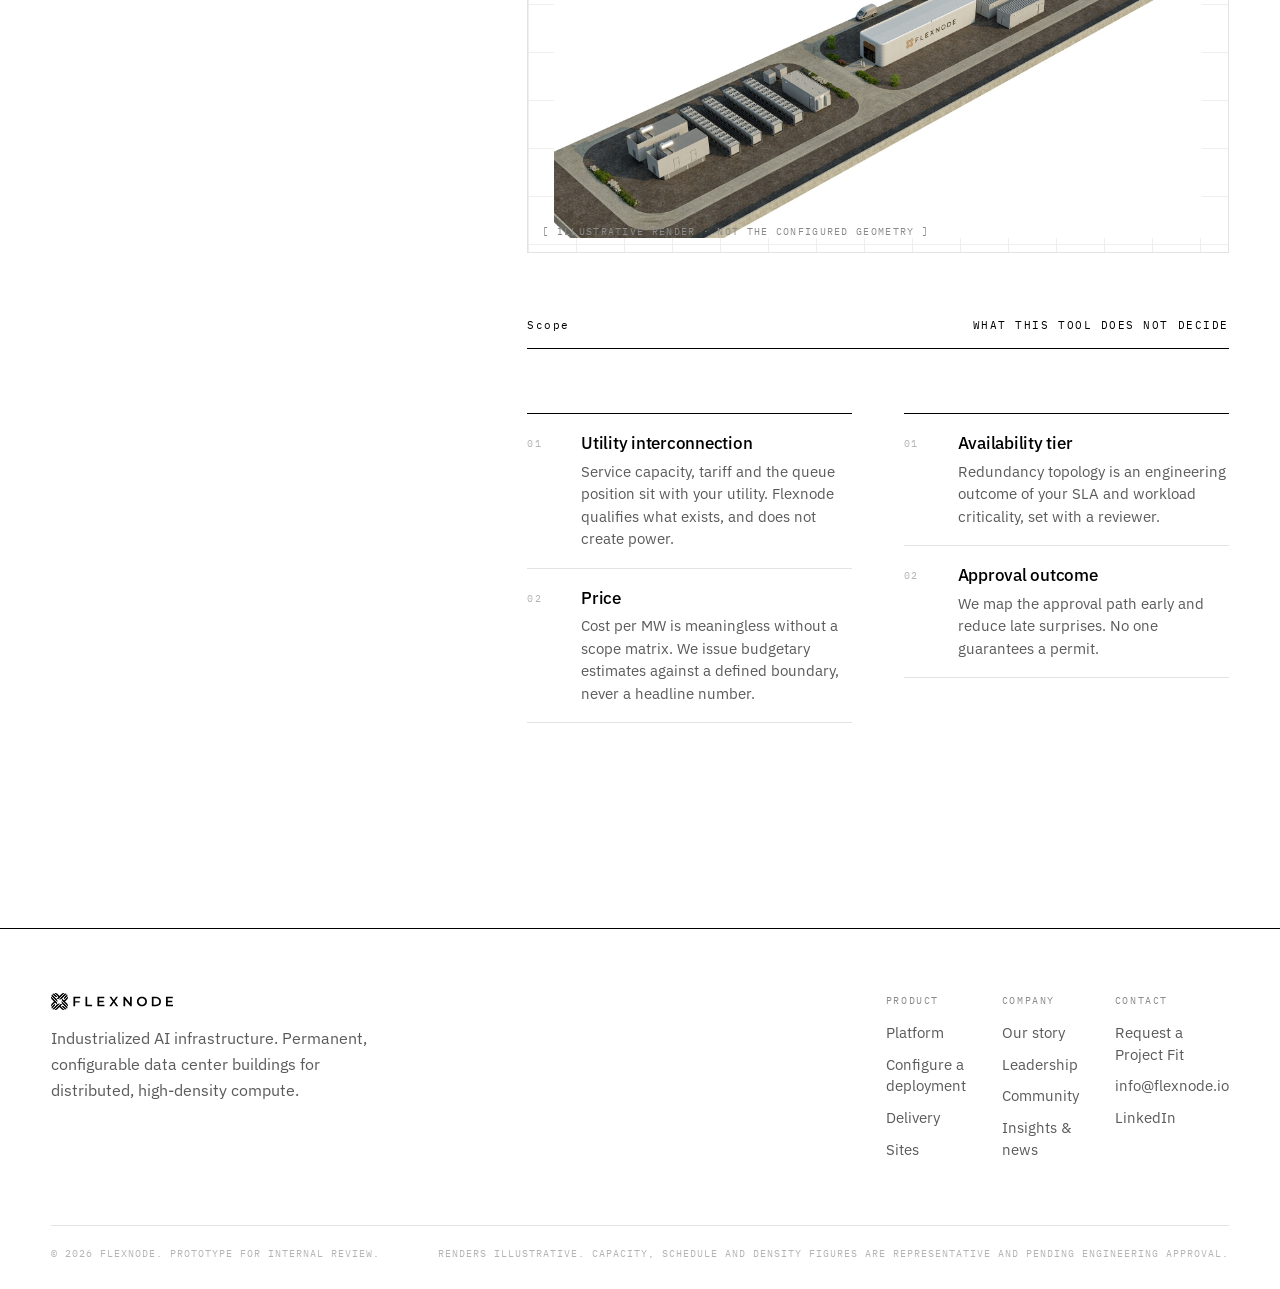
<file: configure.html>
<!doctype html>
<html lang="en">
<head>
<meta charset="utf-8">
<meta name="viewport" content="width=device-width, initial-scale=1">
<title>Configure a deployment · Flexnode</title>
<meta name="description" content="Design an NX deployment against your power, workload, layout and date. Live site plan, indicative footprint, density and schedule.">
<link rel="preconnect" href="https://fonts.googleapis.com">
<link rel="preconnect" href="https://fonts.gstatic.com" crossorigin>
<link href="https://fonts.googleapis.com/css2?family=IBM+Plex+Mono:wght@400;500&family=IBM+Plex+Sans:wght@300;400;500;600&display=swap" rel="stylesheet">
<link rel="stylesheet" href="assets/css/site.css">
<link rel="icon" href="data:image/svg+xml,<svg xmlns='http://www.w3.org/2000/svg' viewBox='0 0 100 100'><rect width='100' height='100' fill='%23fff'/><rect x='30' y='30' width='40' height='40' fill='%23000'/></svg>">
</head>
<body>
<a class="skip" href="#main">Skip to content</a>
<header class="nav">
  <div class="nav-in">
    <a class="nav-logo" href="index.html" aria-label="Flexnode home">
      <img src="assets/logo-horizontal-black.svg" alt="Flexnode">
    </a>
    <nav class="nav-links" aria-label="Primary"><a href="platform.html">Platform</a><a href="configure.html" aria-current="page">Configure</a><a href="delivery.html">Delivery</a><a href="sites.html">Sites</a><a href="community.html">Community</a><a href="company.html">Company</a><a href="insights.html">Insights</a></nav>
    <div class="nav-right">
      <a class="btn btn-sm" href="project-fit.html"><span>Request a Project Fit</span><span class="ar" aria-hidden="true">&#8599;</span></a>
      <button class="nav-burger" data-burger aria-expanded="false" aria-controls="drawer">
        <span class="burger-ico" aria-hidden="true"><span></span><span></span></span>
        <span>Menu</span>
      </button>
    </div>
  </div>
</header>
<div class="drawer" id="drawer"><a class="dl" href="platform.html"><span>Platform</span><span class="idx">01</span></a><a class="dl" href="configure.html"><span>Configure</span><span class="idx">02</span></a><a class="dl" href="delivery.html"><span>Delivery</span><span class="idx">03</span></a><a class="dl" href="sites.html"><span>Sites</span><span class="idx">04</span></a><a class="dl" href="community.html"><span>Community</span><span class="idx">05</span></a><a class="dl" href="company.html"><span>Company</span><span class="idx">06</span></a><a class="dl" href="insights.html"><span>Insights</span><span class="idx">07</span></a><a class="dl" href="team.html"><span>Leadership</span><span class="idx">08</span></a><a class="dl" href="project-fit.html"><span>Request a Project Fit</span><span class="idx">09</span></a></div>
<main id="main">

<section class="sec-tight">
  <div class="wrap">
    <div class="row row-64" style="align-items:end">
      <div class="stack">
        <p class="tag">Deployment configurator</p>
        <h1 class="d2" style="max-width:15ch">Design your deployment.</h1>
      </div>
      <p class="body-lg">Six decisions. The site plan, footprint, density and schedule redraw as you go. You leave with a configuration code you can hand to us, or to your own engineer.</p>
    </div>
  </div>
</section>

<section style="padding-bottom:clamp(60px,8vw,120px)">
  <div class="wrap">
    <div class="cfg">

      <!-- ============ PANEL ============ -->
      <div class="cfg-panel">
        <div class="cfg-prog">
          <span class="prog-lbl" id="prog-lbl">0 / 6 set</span>
          <span class="prog-track"><span class="prog-fill" id="prog-fill"></span></span>
        </div>

        <!-- 01 -->
        <div class="step" data-open="true">
          <button class="step-hd" aria-expanded="true">
            <span class="n">01</span><span class="t">Starting point</span>
            <span class="v" id="v-start">Power + site</span>
            <svg class="chev" viewBox="0 0 12 7" fill="none" aria-hidden="true"><path d="M1 1l5 5 5-5" stroke="currentColor" stroke-width="1.4"/></svg>
          </button>
          <div class="step-body"><div><div class="step-inner">
            <div class="opts" data-group="start" role="group" aria-label="Starting point">
              <button class="opt" data-val="site" aria-pressed="true"><span class="dot"></span><span><span class="ot">I have power and a site</span><span class="od">Parcel controlled, service identified or energized.</span></span></button>
              <button class="opt" data-val="plan"><span class="dot"></span><span><span class="ot">I have power, not a plan</span><span class="od">Capacity or an asset exists. The layout does not.</span></span></button>
              <button class="opt" data-val="market"><span class="dot"></span><span><span class="ot">I need capacity in a market</span><span class="od">Region and date matter. We source the site.</span></span></button>
            </div>
          </div></div></div>
        </div>

        <!-- 02 -->
        <div class="step" data-open="false">
          <button class="step-hd" aria-expanded="false">
            <span class="n">02</span><span class="t">Available power</span>
            <span class="v" id="v-power">12.0 MW</span>
            <svg class="chev" viewBox="0 0 12 7" fill="none" aria-hidden="true"><path d="M1 1l5 5 5-5" stroke="currentColor" stroke-width="1.4"/></svg>
          </button>
          <div class="step-body"><div><div class="step-inner">
            <div class="slider-wrap">
              <div class="slider-val"><span class="big"><span id="power-big">12.0</span><em>MW at the meter</em></span></div>
              <input type="range" id="power-slider" min="3" max="40" step="0.5" value="12" aria-label="Available or near-term power in megawatts">
              <div class="slider-scale"><span>3 MW</span><span>20 MW</span><span>40 MW</span></div>
              <p class="small" id="power-hint" style="margin-top:16px;color:var(--ink-40)"></p>
              <button class="tlink tlink-dim" id="power-auto" style="margin-top:16px">Fit the largest configuration <span class="ar" aria-hidden="true">&#8594;</span></button>
            </div>
          </div></div></div>
        </div>

        <!-- 03 -->
        <div class="step" data-open="false">
          <button class="step-hd" aria-expanded="false">
            <span class="n">03</span><span class="t">Configuration</span>
            <span class="v" id="v-model">NX-2 &middot; 9.0 MW</span>
            <svg class="chev" viewBox="0 0 12 7" fill="none" aria-hidden="true"><path d="M1 1l5 5 5-5" stroke="currentColor" stroke-width="1.4"/></svg>
          </button>
          <div class="step-body"><div><div class="step-inner">
            <div class="opts" data-group="model" role="group" aria-label="NX configuration">
              <button class="opt" data-val="nx1"><span class="dot"></span><span><span class="ot">NX-1</span><span class="od">Single building. Metro edge and first phase.</span></span><span class="om">4.5 MW</span></button>
              <button class="opt" data-val="nx2" aria-pressed="true"><span class="dot"></span><span><span class="ot">NX-2</span><span class="od">Paired buildings on one yard.</span></span><span class="om">9.0 MW</span></button>
              <button class="opt" data-val="nx3"><span class="dot"></span><span><span class="ot">NX-3</span><span class="od">Three-building block, phased.</span></span><span class="om">13.5 MW</span></button>
              <button class="opt" data-val="nx4"><span class="dot"></span><span><span class="ot">NX-4</span><span class="od">Campus scale with room to extend.</span></span><span class="om">18.0 MW</span></button>
            </div>
          </div></div></div>
        </div>

        <!-- 04 -->
        <div class="step" data-open="false">
          <button class="step-hd" aria-expanded="false">
            <span class="n">04</span><span class="t">Workload and thermal</span>
            <span class="v" id="v-thermal">Hybrid liquid</span>
            <svg class="chev" viewBox="0 0 12 7" fill="none" aria-hidden="true"><path d="M1 1l5 5 5-5" stroke="currentColor" stroke-width="1.4"/></svg>
          </button>
          <div class="step-body"><div><div class="step-inner">
            <div class="opts" data-group="thermal" role="group" aria-label="Thermal strategy">
              <button class="opt" data-val="air"><span class="dot"></span><span><span class="ot">Air-assisted</span><span class="od">Mixed enterprise and CPU workloads.</span></span><span class="om">&le;30 kW</span></button>
              <button class="opt" data-val="hybrid" aria-pressed="true"><span class="dot"></span><span><span class="ot">Hybrid liquid</span><span class="od">Inference and mixed GPU fleets.</span></span><span class="om">30&ndash;80 kW</span></button>
              <button class="opt" data-val="liquid"><span class="dot"></span><span><span class="ot">Direct liquid</span><span class="od">Dense training and frontier inference.</span></span><span class="om">80&ndash;130 kW</span></button>
            </div>
            <p class="note" style="margin-top:14px">Rack densities are planning envelopes. Final selection follows the hardware roadmap.</p>
          </div></div></div>
        </div>

        <!-- 05 -->
        <div class="step" data-open="false">
          <button class="step-hd" aria-expanded="false">
            <span class="n">05</span><span class="t">Layout and redundancy</span>
            <span class="v" id="v-layout">Linear &middot; N+1</span>
            <svg class="chev" viewBox="0 0 12 7" fill="none" aria-hidden="true"><path d="M1 1l5 5 5-5" stroke="currentColor" stroke-width="1.4"/></svg>
          </button>
          <div class="step-body"><div><div class="step-inner">
            <p class="mono dim" style="margin-bottom:9px">Site layout</p>
            <div class="opts-inline" data-group="layout" role="group" aria-label="Site layout">
              <button class="chip" data-val="linear" aria-pressed="true">Linear</button>
              <button class="chip" data-val="compressed" aria-pressed="false">Compressed</button>
            </div>
            <p class="small" style="margin-top:10px;color:var(--ink-40)">Linear suits long parcels and staged construction access. Compressed suits constrained urban lots and trades area for tighter service clearance.</p>

            <p class="mono dim" style="margin:26px 0 9px">Electrical redundancy</p>
            <div class="opts-inline" data-group="redundancy" role="group" aria-label="Redundancy">
              <button class="chip" data-val="n1" aria-pressed="true">N+1</button>
              <button class="chip" data-val="2n" aria-pressed="false">2N</button>
            </div>
            <p class="small" style="margin-top:10px;color:var(--ink-40)">2N adds equipment yard area and a month of commissioning. Availability targets are set with your engineer, not chosen from a menu.</p>
          </div></div></div>
        </div>

        <!-- 06 -->
        <div class="step" data-open="false">
          <button class="step-hd" aria-expanded="false">
            <span class="n">06</span><span class="t">Target date</span>
            <span class="v" id="v-months">12 months</span>
            <svg class="chev" viewBox="0 0 12 7" fill="none" aria-hidden="true"><path d="M1 1l5 5 5-5" stroke="currentColor" stroke-width="1.4"/></svg>
          </button>
          <div class="step-body"><div><div class="step-inner">
            <div class="slider-wrap">
              <div class="slider-val"><span class="big"><span id="months-big">12</span><em>months from commitment</em></span></div>
              <input type="range" id="months-slider" min="6" max="24" step="1" value="12" aria-label="Target months from commitment to operation">
              <div class="slider-scale"><span>6</span><span>15</span><span>24</span></div>
              <p class="small" style="margin-top:16px;color:var(--ink-40)">The clock starts at binding commitment and mobilization funding. It ends at commissioned operational capacity, not at modules delivered.</p>
            </div>
          </div></div></div>
        </div>

        <!-- SUMMARY -->
        <div style="padding:28px 0 40px">
          <div class="summary">
            <div style="display:flex;align-items:baseline;justify-content:space-between;gap:14px">
              <span class="mono">Your configuration</span>
              <span class="mono dim" id="meter-score">0 / 5</span>
            </div>

            <div class="meter" id="meter">
              <div class="meter-bar">
                <span class="meter-seg"></span><span class="meter-seg"></span><span class="meter-seg"></span><span class="meter-seg"></span><span class="meter-seg"></span>
              </div>
              <span class="mono-sm dim" id="meter-label">Early</span>
            </div>

            <div class="summary-rows">
              <div class="sr-row"><span class="k">Configuration</span><span class="v" id="sum-model">NX-2</span></div>
              <div class="sr-row"><span class="k">Critical IT</span><span class="v" id="sum-mw">9.0 MW IT</span></div>
              <div class="sr-row"><span class="k">Deployment area</span><span class="v" id="sum-area">2.52 acres</span></div>
              <div class="sr-row"><span class="k">Thermal</span><span class="v" id="sum-thermal">Hybrid liquid</span></div>
              <div class="sr-row"><span class="k">Redundancy</span><span class="v" id="sum-red">N+1</span></div>
              <div class="sr-row"><span class="k">Indicative schedule</span><span class="v" id="sum-sched">8 months</span></div>
            </div>

            <div class="buildcode">
              <span class="code" id="sum-code">NX2-L-HYB-N1-12MW</span>
              <button class="mono" id="copy-code" style="color:var(--ink-40)">Copy</button>
            </div>

            <a class="btn btn-solid btn-wide" data-carry href="project-fit.html"><span>Send this to Flexnode</span><span class="ar" aria-hidden="true">&#8594;</span></a>
            <p class="note">Indicative only. Final capacity, footprint, schedule and price depend on site, equipment, redundancy and scope.</p>
          </div>
        </div>
      </div>

      <!-- ============ STAGE ============ -->
      <div class="cfg-stage">
        <div class="stage-view" style="aspect-ratio:5/3">
          <span class="stage-badge"><span class="live" aria-hidden="true"></span><span id="stage-model">NX-2</span> &middot; <span id="stage-layout">Linear</span></span>
          <div id="plan-svg" style="position:absolute;inset:0;display:flex;align-items:center;justify-content:center"></div>
          <span class="stage-tag">[ Indicative site plan &middot; representative geometry ]</span>
        </div>

        <div class="readout">
          <div class="ro"><span class="k">Critical IT</span><span class="v"><span id="ro-mw">9.0</span><span class="u">MW</span></span><span class="s" id="ro-mw-sub"></span></div>
          <div class="ro"><span class="k">Deployment area</span><span class="v"><span id="ro-acres">2.52</span><span class="u">acres</span></span><span class="s" id="ro-acres-sub"></span></div>
          <div class="ro"><span class="k">Density</span><span class="v"><span id="ro-dens">3.57</span><span class="u">MW / acre</span></span><span class="s">Building, yard and access</span></div>
          <div class="ro"><span class="k">Indicative schedule</span><span class="v"><span id="ro-months">8</span><span class="u">months</span></span><span class="s" id="ro-months-sub"></span></div>
        </div>

        <!-- readiness checks -->
        <div style="padding-top:clamp(36px,4vw,60px)">
          <div class="sechead"><span class="num">Readiness</span><span class="ttl">What the eight-month path needs</span></div>
          <div id="checks" class="checks"></div>
          <p class="note" style="margin-top:18px">A low score is information, not a rejection. Most projects start here and close the gaps in sequence.</p>
        </div>

        <!-- reference build -->
        <div style="padding-top:clamp(40px,5vw,72px)">
          <div class="sechead"><span class="num">Reference</span><span class="ttl">The built form at this scale</span></div>
          <div class="stage-view" id="ref-stage" style="aspect-ratio:16/9">
            <div class="plate-grid-bg" aria-hidden="true"></div>
            <div class="stage-layer" data-layer-id="nx1"><img src="assets/img/nx-exterior.jpg" alt="NX-1 assembled building, isometric view" loading="lazy"></div>
            <div class="stage-layer" data-layer-id="nx2" data-active="true"><img src="assets/img/nx1-deployment.jpg" alt="NX deployment site plan with building and equipment yards" loading="lazy"></div>
            <div class="stage-layer" data-layer-id="nx3"><img src="assets/img/ctx-metro.jpg" alt="NX-3 configuration in a metropolitan context" loading="lazy"></div>
            <div class="stage-layer" data-layer-id="nx4"><img src="assets/img/nx-campus.jpg" alt="NX-4 campus configuration, aerial view" loading="lazy"></div>
            <span class="stage-tag">[ Illustrative render &middot; not the configured geometry ]</span>
          </div>
        </div>

        <!-- what is not decided here -->
        <div style="padding-top:clamp(40px,5vw,72px)">
          <div class="sechead"><span class="num">Scope</span><span class="ttl">What this tool does not decide</span></div>
          <div class="row row-2">
            <ul class="nlist" style="padding:0;margin:0">
              <li><span><span class="lh">Utility interconnection</span><span class="ld">Service capacity, tariff and the queue position sit with your utility. Flexnode qualifies what exists, and does not create power.</span></span></li>
              <li><span><span class="lh">Price</span><span class="ld">Cost per MW is meaningless without a scope matrix. We issue budgetary estimates against a defined boundary, never a headline number.</span></span></li>
            </ul>
            <ul class="nlist" style="padding:0;margin:0">
              <li><span><span class="lh">Availability tier</span><span class="ld">Redundancy topology is an engineering outcome of your SLA and workload criticality, set with a reviewer.</span></span></li>
              <li><span><span class="lh">Approval outcome</span><span class="ld">We map the approval path early and reduce late surprises. No one guarantees a permit.</span></span></li>
            </ul>
          </div>
        </div>
      </div>

    </div>
  </div>
</section>

</main>
<footer class="foot">
  <div class="wrap">
    <div class="foot-grid">
      <div class="stack stack-sm">
        <img src="assets/logo-horizontal-black.svg" alt="Flexnode" style="height:17px;width:auto">
        <p class="body" style="max-width:34ch;margin-top:16px">Industrialized AI infrastructure. Permanent, configurable data center buildings for distributed, high-density compute.</p>
      </div>
      <div class="foot-nav">
        <span class="h">Product</span>
        <a href="platform.html">Platform</a>
        <a href="configure.html">Configure a deployment</a>
        <a href="delivery.html">Delivery</a>
        <a href="sites.html">Sites</a>
      </div>
      <div class="foot-nav">
        <span class="h">Company</span>
        <a href="company.html">Our story</a>
        <a href="team.html">Leadership</a>
        <a href="community.html">Community</a>
        <a href="insights.html">Insights &amp; news</a>
      </div>
      <div class="foot-nav">
        <span class="h">Contact</span>
        <a href="project-fit.html">Request a Project Fit</a>
        <a href="mailto:info@flexnode.io">info@flexnode.io</a>
        <a href="https://www.linkedin.com/company/flexnode" rel="noopener">LinkedIn</a>
      </div>
    </div>
    <div class="foot-btm">
      <span class="note">&copy; <span data-year>2026</span> Flexnode. Prototype for internal review.</span>
      <span class="note">Renders illustrative. Capacity, schedule and density figures are representative and pending engineering approval.</span>
    </div>
  </div>
</footer>
<script src="assets/js/site.js"></script>
<script src="assets/js/configurator.js"></script>
</body>
</html>
</file>
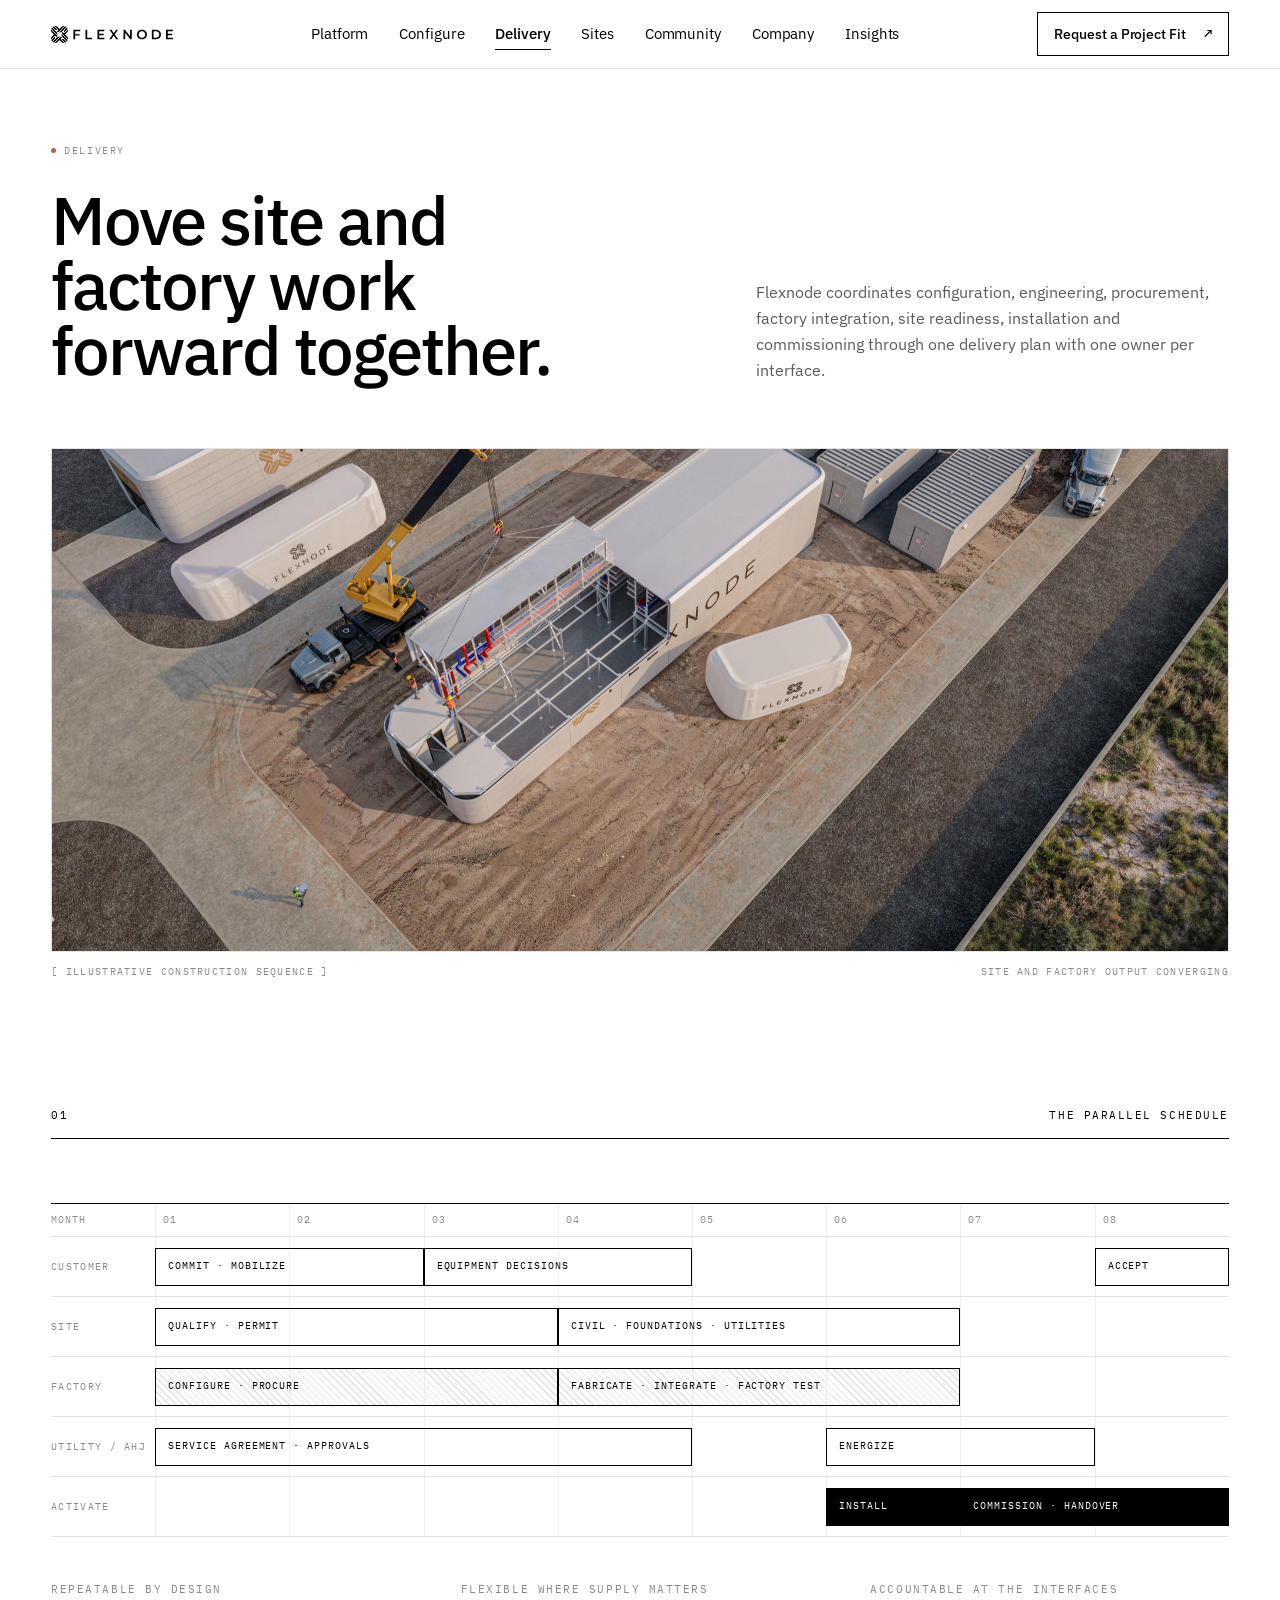
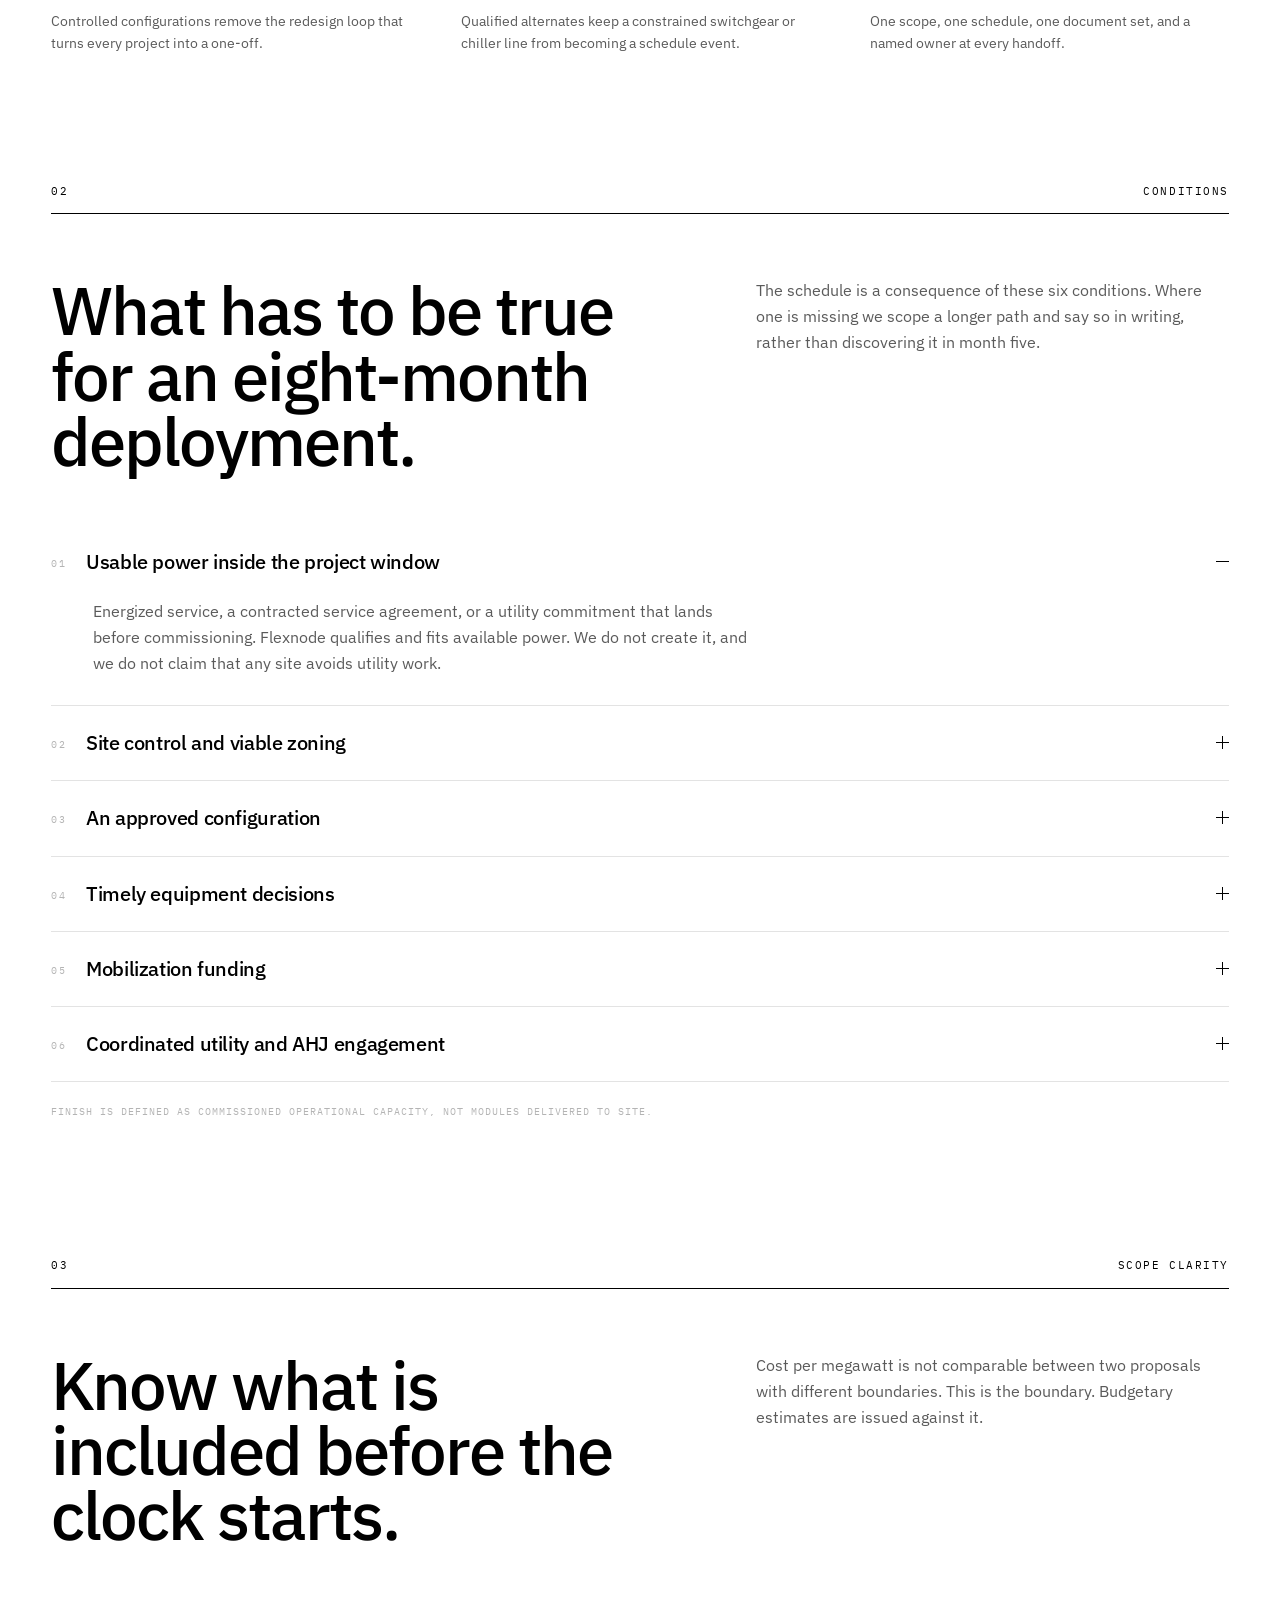
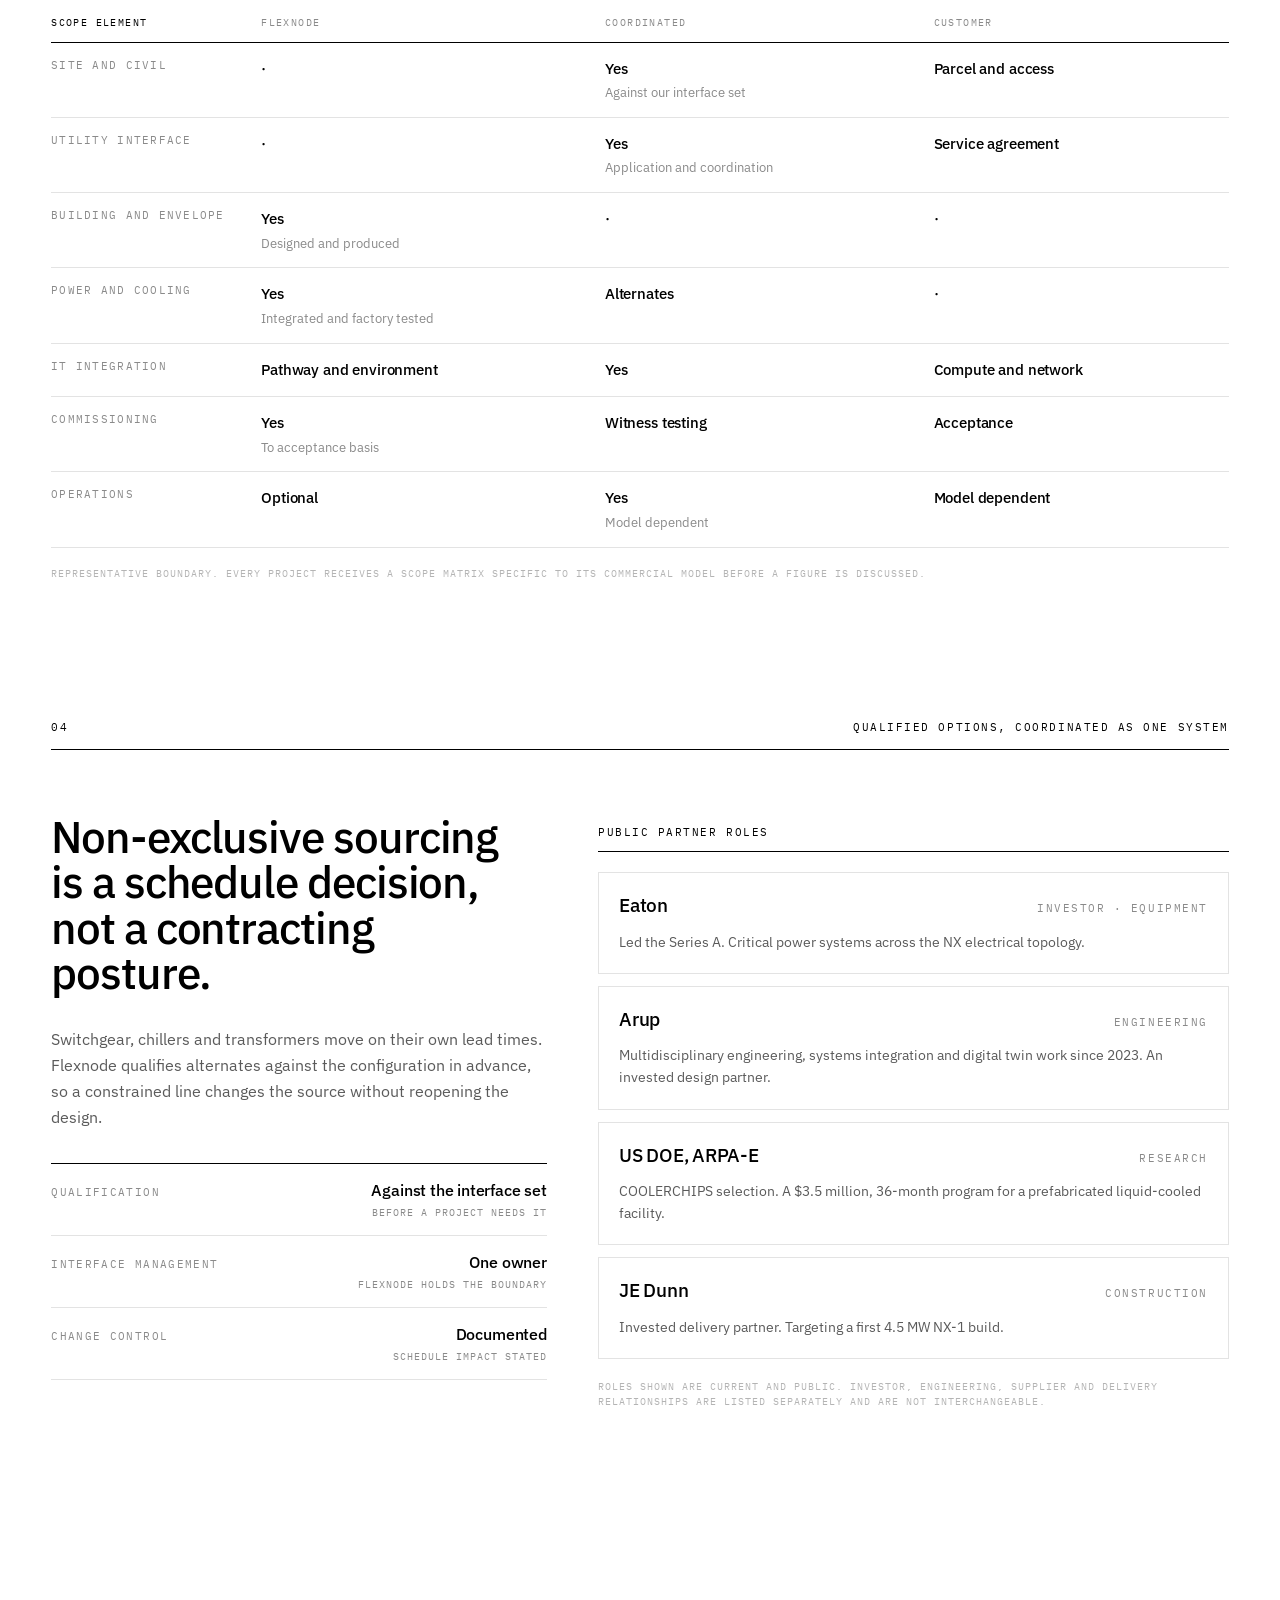
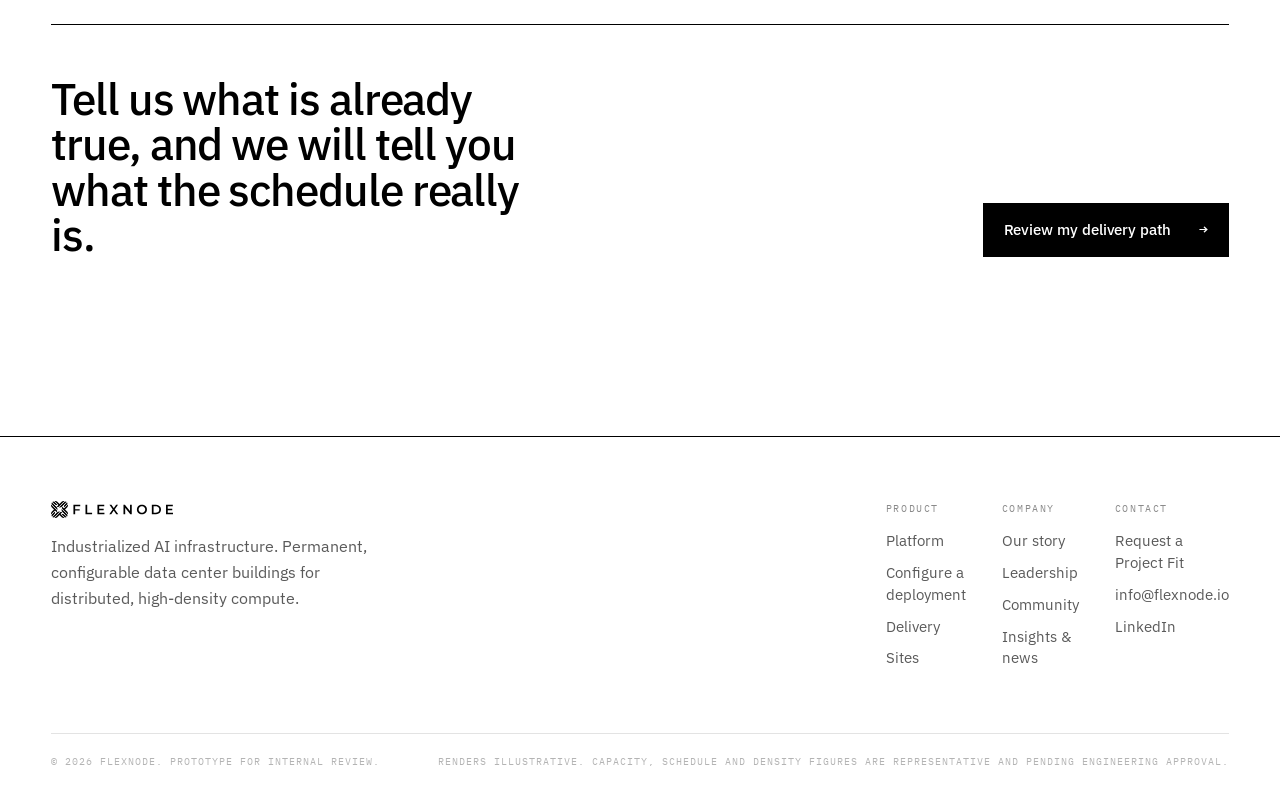
<file: delivery.html>
<!doctype html>
<html lang="en">
<head>
<meta charset="utf-8">
<meta name="viewport" content="width=device-width, initial-scale=1">
<title>Delivery · Flexnode</title>
<meta name="description" content="One coordinated plan across site, factory and commissioning. The parallel schedule, the six conditions behind the eight-month path, and the scope boundary.">
<link rel="preconnect" href="https://fonts.googleapis.com">
<link rel="preconnect" href="https://fonts.gstatic.com" crossorigin>
<link href="https://fonts.googleapis.com/css2?family=IBM+Plex+Mono:wght@400;500&family=IBM+Plex+Sans:wght@300;400;500;600&display=swap" rel="stylesheet">
<link rel="stylesheet" href="assets/css/site.css">
<link rel="icon" href="data:image/svg+xml,<svg xmlns='http://www.w3.org/2000/svg' viewBox='0 0 100 100'><rect width='100' height='100' fill='%23fff'/><rect x='30' y='30' width='40' height='40' fill='%23000'/></svg>">
</head>
<body>
<a class="skip" href="#main">Skip to content</a>
<header class="nav">
  <div class="nav-in">
    <a class="nav-logo" href="index.html" aria-label="Flexnode home">
      <img src="assets/logo-horizontal-black.svg" alt="Flexnode">
    </a>
    <nav class="nav-links" aria-label="Primary"><a href="platform.html">Platform</a><a href="configure.html">Configure</a><a href="delivery.html" aria-current="page">Delivery</a><a href="sites.html">Sites</a><a href="community.html">Community</a><a href="company.html">Company</a><a href="insights.html">Insights</a></nav>
    <div class="nav-right">
      <a class="btn btn-sm" href="project-fit.html"><span>Request a Project Fit</span><span class="ar" aria-hidden="true">&#8599;</span></a>
      <button class="nav-burger" data-burger aria-expanded="false" aria-controls="drawer">
        <span class="burger-ico" aria-hidden="true"><span></span><span></span></span>
        <span>Menu</span>
      </button>
    </div>
  </div>
</header>
<div class="drawer" id="drawer"><a class="dl" href="platform.html"><span>Platform</span><span class="idx">01</span></a><a class="dl" href="configure.html"><span>Configure</span><span class="idx">02</span></a><a class="dl" href="delivery.html"><span>Delivery</span><span class="idx">03</span></a><a class="dl" href="sites.html"><span>Sites</span><span class="idx">04</span></a><a class="dl" href="community.html"><span>Community</span><span class="idx">05</span></a><a class="dl" href="company.html"><span>Company</span><span class="idx">06</span></a><a class="dl" href="insights.html"><span>Insights</span><span class="idx">07</span></a><a class="dl" href="team.html"><span>Leadership</span><span class="idx">08</span></a><a class="dl" href="project-fit.html"><span>Request a Project Fit</span><span class="idx">09</span></a></div>
<main id="main">

<section class="sec-tight">
  <div class="wrap">
    <div class="row row-64" style="align-items:end">
      <div class="stack">
        <p class="tag">Delivery</p>
        <h1 class="d2" style="max-width:15ch">Move site and factory work forward together.</h1>
      </div>
      <p class="body-lg">Flexnode coordinates configuration, engineering, procurement, factory integration, site readiness, installation and commissioning through one delivery plan with one owner per interface.</p>
    </div>
  </div>
</section>

<section class="sec-tight" style="padding-top:0">
  <div class="wrap">
    <figure class="fig rv">
      <div class="fig-frame" style="aspect-ratio:21/9;overflow:hidden"><img src="assets/img/construction-aerial.jpg" alt="Aerial view of an NX installation with a crane setting a module, delivery trucks and staged support equipment" loading="lazy" style="width:100%;height:100%;object-fit:cover"></div>
      <figcaption class="fig-cap"><span>[ Illustrative construction sequence ]</span><span>Site and factory output converging</span></figcaption>
    </figure>
  </div>
</section>

<section class="sec" style="padding-top:clamp(40px,5vw,72px)">
  <div class="wrap">
    <div class="sechead rv"><span class="num">01</span><span class="ttl">The parallel schedule</span></div>
    <div class="gantt rv">
      <div class="gantt-hd" aria-hidden="true"><span>Month</span><span>01</span><span>02</span><span>03</span><span>04</span><span>05</span><span>06</span><span>07</span><span>08</span></div>
      <div class="gantt-row"><span class="lane">Customer</span><div class="gantt-grid" aria-hidden="true"><i></i><i></i><i></i><i></i><i></i><i></i><i></i><i></i></div>
        <div class="gbar" style="grid-column:2 / span 2">Commit &middot; mobilize</div>
        <div class="gbar" style="grid-column:4 / span 2">Equipment decisions</div>
        <div class="gbar" style="grid-column:9 / span 1">Accept</div></div>
      <div class="gantt-row"><span class="lane">Site</span><div class="gantt-grid" aria-hidden="true"><i></i><i></i><i></i><i></i><i></i><i></i><i></i><i></i></div>
        <div class="gbar" style="grid-column:2 / span 3">Qualify &middot; permit</div>
        <div class="gbar" style="grid-column:5 / span 3">Civil &middot; foundations &middot; utilities</div></div>
      <div class="gantt-row"><span class="lane">Factory</span><div class="gantt-grid" aria-hidden="true"><i></i><i></i><i></i><i></i><i></i><i></i><i></i><i></i></div>
        <div class="gbar gbar-hatch" style="grid-column:2 / span 3">Configure &middot; procure</div>
        <div class="gbar gbar-hatch" style="grid-column:5 / span 3">Fabricate &middot; integrate &middot; factory test</div></div>
      <div class="gantt-row"><span class="lane">Utility / AHJ</span><div class="gantt-grid" aria-hidden="true"><i></i><i></i><i></i><i></i><i></i><i></i><i></i><i></i></div>
        <div class="gbar" style="grid-column:2 / span 4">Service agreement &middot; approvals</div>
        <div class="gbar" style="grid-column:7 / span 2">Energize</div></div>
      <div class="gantt-row"><span class="lane">Activate</span><div class="gantt-grid" aria-hidden="true"><i></i><i></i><i></i><i></i><i></i><i></i><i></i><i></i></div>
        <div class="gbar gbar-fill" style="grid-column:7 / span 1">Install</div>
        <div class="gbar gbar-fill" style="grid-column:8 / span 2">Commission &middot; handover</div></div>
    </div>
    <div class="row row-3 rv rv-d1" style="margin-top:clamp(28px,3vw,44px)">
      <div class="stack stack-sm"><span class="mono dim">Repeatable by design</span><p class="small">Controlled configurations remove the redesign loop that turns every project into a one-off.</p></div>
      <div class="stack stack-sm"><span class="mono dim">Flexible where supply matters</span><p class="small">Qualified alternates keep a constrained switchgear or chiller line from becoming a schedule event.</p></div>
      <div class="stack stack-sm"><span class="mono dim">Accountable at the interfaces</span><p class="small">One scope, one schedule, one document set, and a named owner at every handoff.</p></div>
    </div>
  </div>
</section>

<section class="sec" style="padding-top:0">
  <div class="wrap">
    <div class="sechead rv"><span class="num">02</span><span class="ttl">Conditions</span></div>
    <div class="row row-64" style="margin-bottom:clamp(30px,4vw,52px)">
      <h2 class="d2 rv" style="max-width:15ch">What has to be true for an eight-month deployment.</h2>
      <p class="body-lg rv rv-d1">The schedule is a consequence of these six conditions. Where one is missing we scope a longer path and say so in writing, rather than discovering it in month five.</p>
    </div>
    <div class="rv rv-d2" data-acc>
      <div class="acc-item" data-open="true"><button class="acc-hd" aria-expanded="true"><span class="ix">01</span><span class="q">Usable power inside the project window</span><span class="pm" aria-hidden="true"></span></button><div class="acc-body"><div><div class="acc-inner"><p class="body-lg">Energized service, a contracted service agreement, or a utility commitment that lands before commissioning. Flexnode qualifies and fits available power. We do not create it, and we do not claim that any site avoids utility work.</p></div></div></div></div>
      <div class="acc-item" data-open="false"><button class="acc-hd" aria-expanded="false"><span class="ix">02</span><span class="q">Site control and viable zoning</span><span class="pm" aria-hidden="true"></span></button><div class="acc-body"><div><div class="acc-inner"><p class="body-lg">Ownership or a controlling interest in the parcel, with a zoning basis that permits the use. A conditional-use path is workable. An unresolved rezoning is a different schedule.</p></div></div></div></div>
      <div class="acc-item" data-open="false"><button class="acc-hd" aria-expanded="false"><span class="ix">03</span><span class="q">An approved configuration</span><span class="pm" aria-hidden="true"></span></button><div class="acc-body"><div><div class="acc-inner"><p class="body-lg">Capacity, thermal strategy, redundancy and layout signed off. Configuration changes after production release move the date.</p></div></div></div></div>
      <div class="acc-item" data-open="false"><button class="acc-hd" aria-expanded="false"><span class="ix">04</span><span class="q">Timely equipment decisions</span><span class="pm" aria-hidden="true"></span></button><div class="acc-body"><div><div class="acc-inner"><p class="body-lg">Long-lead items sit on the critical path. Customer-owned compute, network gear and any specified alternates need dates, not intentions.</p></div></div></div></div>
      <div class="acc-item" data-open="false"><button class="acc-hd" aria-expanded="false"><span class="ix">05</span><span class="q">Mobilization funding</span><span class="pm" aria-hidden="true"></span></button><div class="acc-body"><div><div class="acc-inner"><p class="body-lg">The clock starts at binding commitment with funds released. A term sheet without mobilization is a plan, not a schedule.</p></div></div></div></div>
      <div class="acc-item" data-open="false"><button class="acc-hd" aria-expanded="false"><span class="ix">06</span><span class="q">Coordinated utility and AHJ engagement</span><span class="pm" aria-hidden="true"></span></button><div class="acc-body"><div><div class="acc-inner"><p class="body-lg">Early contact with the authority having jurisdiction and the utility, run as a workstream with named owners rather than as correspondence.</p></div></div></div></div>
    </div>
    <p class="note rv" style="margin-top:22px">Finish is defined as commissioned operational capacity, not modules delivered to site.</p>
  </div>
</section>

<section class="sec" style="padding-top:0">
  <div class="wrap">
    <div class="sechead rv"><span class="num">03</span><span class="ttl">Scope clarity</span></div>
    <div class="row row-64" style="margin-bottom:clamp(30px,4vw,52px)">
      <h2 class="d2 rv" style="max-width:16ch">Know what is included before the clock starts.</h2>
      <p class="body-lg rv rv-d1">Cost per megawatt is not comparable between two proposals with different boundaries. This is the boundary. Budgetary estimates are issued against it.</p>
    </div>
    <div class="tbl-scroll rv rv-d2">
      <table class="cmp">
        <thead><tr><th scope="col">Scope element</th><th scope="col">Flexnode</th><th scope="col">Coordinated</th><th scope="col">Customer</th></tr></thead>
        <tbody>
          <tr><th scope="row">Site and civil</th><td>&middot;</td><td>Yes<span class="sub">Against our interface set</span></td><td>Parcel and access</td></tr>
          <tr><th scope="row">Utility interface</th><td>&middot;</td><td>Yes<span class="sub">Application and coordination</span></td><td>Service agreement</td></tr>
          <tr><th scope="row">Building and envelope</th><td>Yes<span class="sub">Designed and produced</span></td><td>&middot;</td><td>&middot;</td></tr>
          <tr><th scope="row">Power and cooling</th><td>Yes<span class="sub">Integrated and factory tested</span></td><td>Alternates</td><td>&middot;</td></tr>
          <tr><th scope="row">IT integration</th><td>Pathway and environment</td><td>Yes</td><td>Compute and network</td></tr>
          <tr><th scope="row">Commissioning</th><td>Yes<span class="sub">To acceptance basis</span></td><td>Witness testing</td><td>Acceptance</td></tr>
          <tr><th scope="row">Operations</th><td>Optional</td><td>Yes<span class="sub">Model dependent</span></td><td>Model dependent</td></tr>
        </tbody>
      </table>
    </div>
    <p class="note rv" style="margin-top:18px">Representative boundary. Every project receives a scope matrix specific to its commercial model before a figure is discussed.</p>
  </div>
</section>

<section class="sec" style="padding-top:0">
  <div class="wrap">
    <div class="sechead rv"><span class="num">04</span><span class="ttl">Qualified options, coordinated as one system</span></div>
    <div class="row row-46">
      <div class="stack stack-lg rv">
        <h2 class="d3" style="max-width:18ch">Non-exclusive sourcing is a schedule decision, not a contracting posture.</h2>
        <p class="body-lg">Switchgear, chillers and transformers move on their own lead times. Flexnode qualifies alternates against the configuration in advance, so a constrained line changes the source without reopening the design.</p>
        <dl class="spec">
          <div class="spec-row"><dt>Qualification</dt><dd>Against the interface set<span class="sub">Before a project needs it</span></dd></div>
          <div class="spec-row"><dt>Interface management</dt><dd>One owner<span class="sub">Flexnode holds the boundary</span></dd></div>
          <div class="spec-row"><dt>Change control</dt><dd>Documented<span class="sub">Schedule impact stated</span></dd></div>
        </dl>
      </div>
      <div class="stack rv rv-d1">
        <p class="mono" style="padding-bottom:12px;border-bottom:1px solid var(--black)">Public partner roles</p>
        <div class="stack stack-sm" style="padding-top:8px">
          <div class="card" style="padding:20px">
            <div class="card-head"><span class="d5">Eaton</span><span class="mono dim">Investor &middot; equipment</span></div>
            <p class="small">Led the Series A. Critical power systems across the NX electrical topology.</p>
          </div>
          <div class="card" style="padding:20px">
            <div class="card-head"><span class="d5">Arup</span><span class="mono dim">Engineering</span></div>
            <p class="small">Multidisciplinary engineering, systems integration and digital twin work since 2023. An invested design partner.</p>
          </div>
          <div class="card" style="padding:20px">
            <div class="card-head"><span class="d5">US DOE, ARPA-E</span><span class="mono dim">Research</span></div>
            <p class="small">COOLERCHIPS selection. A $3.5 million, 36-month program for a prefabricated liquid-cooled facility.</p>
          </div>
          <div class="card" style="padding:20px">
            <div class="card-head"><span class="d5">JE Dunn</span><span class="mono dim">Construction</span></div>
            <p class="small">Invested delivery partner. Targeting a first 4.5 MW NX-1 build.</p>
          </div>
        </div>
        <p class="note">Roles shown are current and public. Investor, engineering, supplier and delivery relationships are listed separately and are not interchangeable.</p>
      </div>
    </div>
  </div>
</section>

<section class="sec-sm">
  <div class="wrap">
    <div class="rv" style="border-top:1px solid var(--black);padding-top:clamp(32px,4vw,56px);display:flex;flex-wrap:wrap;gap:24px;justify-content:space-between;align-items:end">
      <h2 class="d3" style="max-width:18ch">Tell us what is already true, and we will tell you what the schedule really is.</h2>
      <a class="btn btn-solid" href="project-fit.html"><span>Review my delivery path</span><span class="ar" aria-hidden="true">&#8594;</span></a>
    </div>
  </div>
</section>

</main>
<footer class="foot">
  <div class="wrap">
    <div class="foot-grid">
      <div class="stack stack-sm">
        <img src="assets/logo-horizontal-black.svg" alt="Flexnode" style="height:17px;width:auto">
        <p class="body" style="max-width:34ch;margin-top:16px">Industrialized AI infrastructure. Permanent, configurable data center buildings for distributed, high-density compute.</p>
      </div>
      <div class="foot-nav">
        <span class="h">Product</span>
        <a href="platform.html">Platform</a>
        <a href="configure.html">Configure a deployment</a>
        <a href="delivery.html">Delivery</a>
        <a href="sites.html">Sites</a>
      </div>
      <div class="foot-nav">
        <span class="h">Company</span>
        <a href="company.html">Our story</a>
        <a href="team.html">Leadership</a>
        <a href="community.html">Community</a>
        <a href="insights.html">Insights &amp; news</a>
      </div>
      <div class="foot-nav">
        <span class="h">Contact</span>
        <a href="project-fit.html">Request a Project Fit</a>
        <a href="mailto:info@flexnode.io">info@flexnode.io</a>
        <a href="https://www.linkedin.com/company/flexnode" rel="noopener">LinkedIn</a>
      </div>
    </div>
    <div class="foot-btm">
      <span class="note">&copy; <span data-year>2026</span> Flexnode. Prototype for internal review.</span>
      <span class="note">Renders illustrative. Capacity, schedule and density figures are representative and pending engineering approval.</span>
    </div>
  </div>
</footer>
<script src="assets/js/site.js"></script>
</body>
</html>
</file>
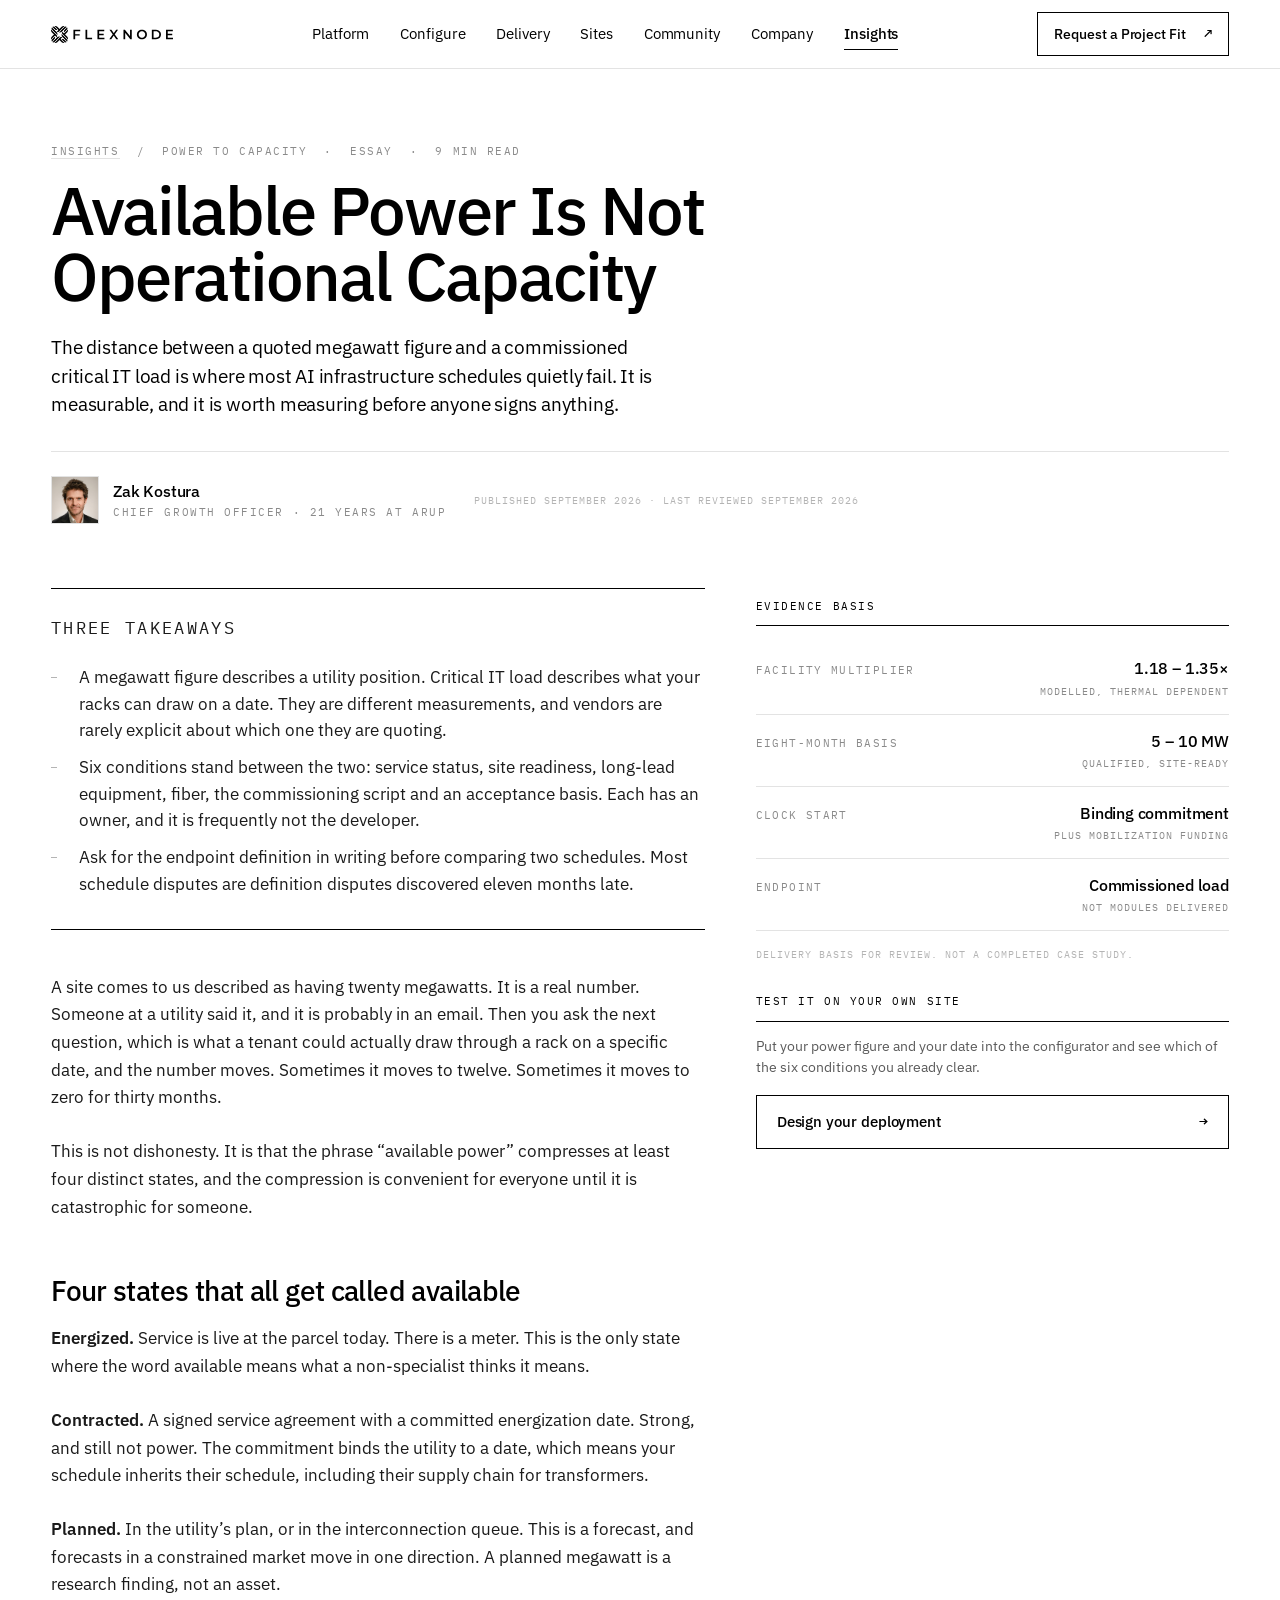
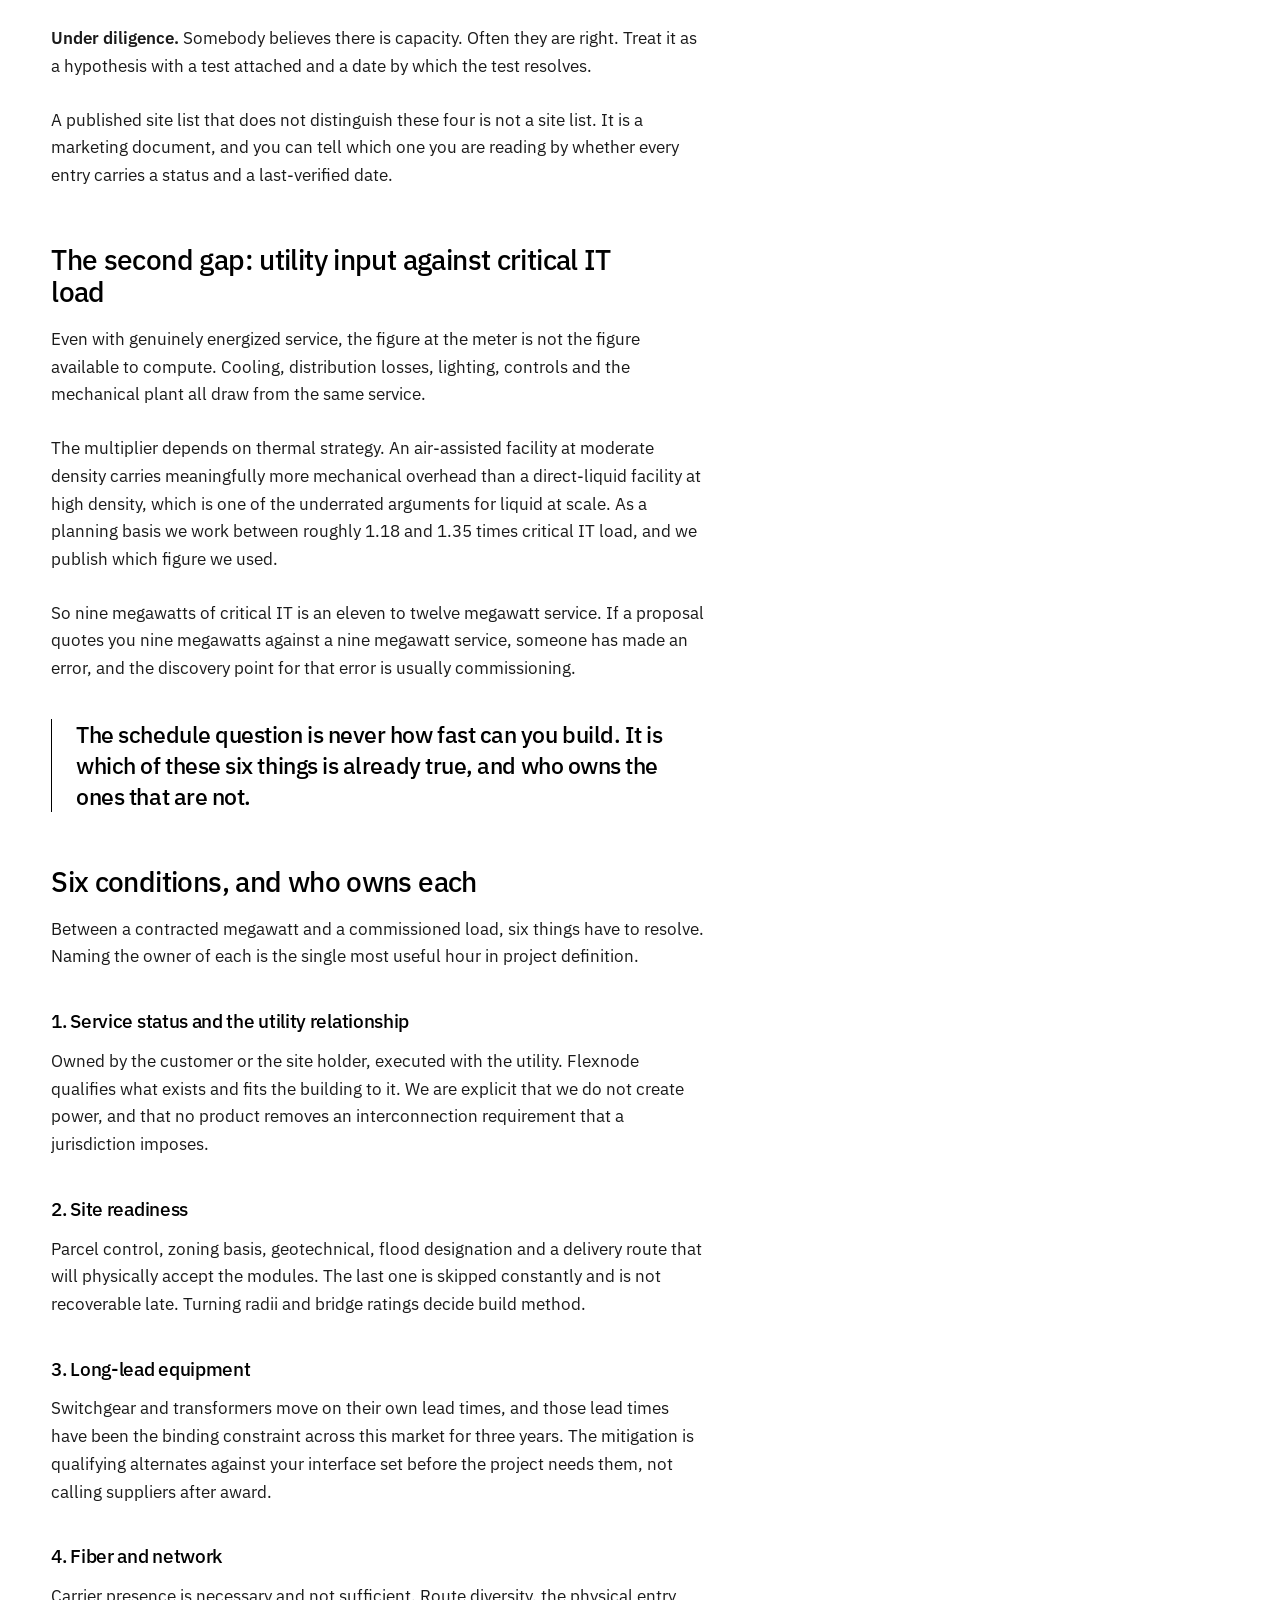
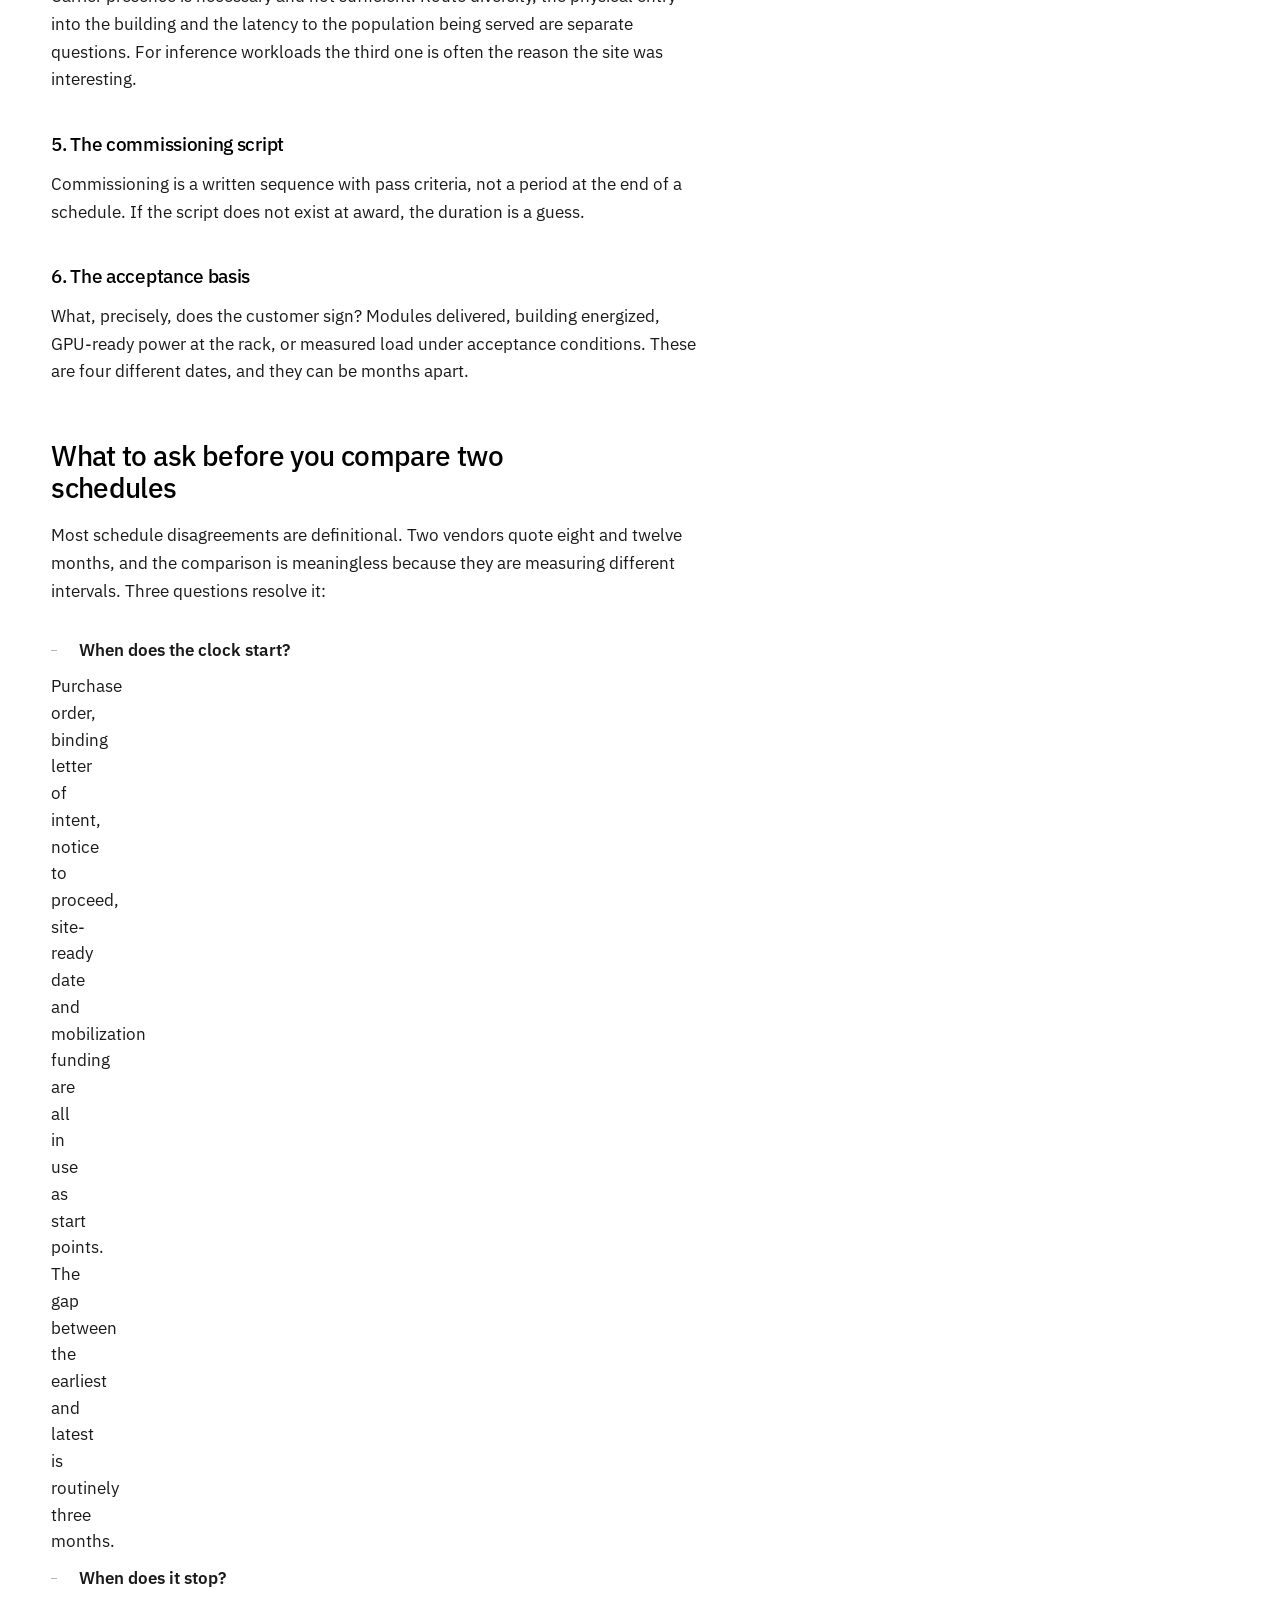
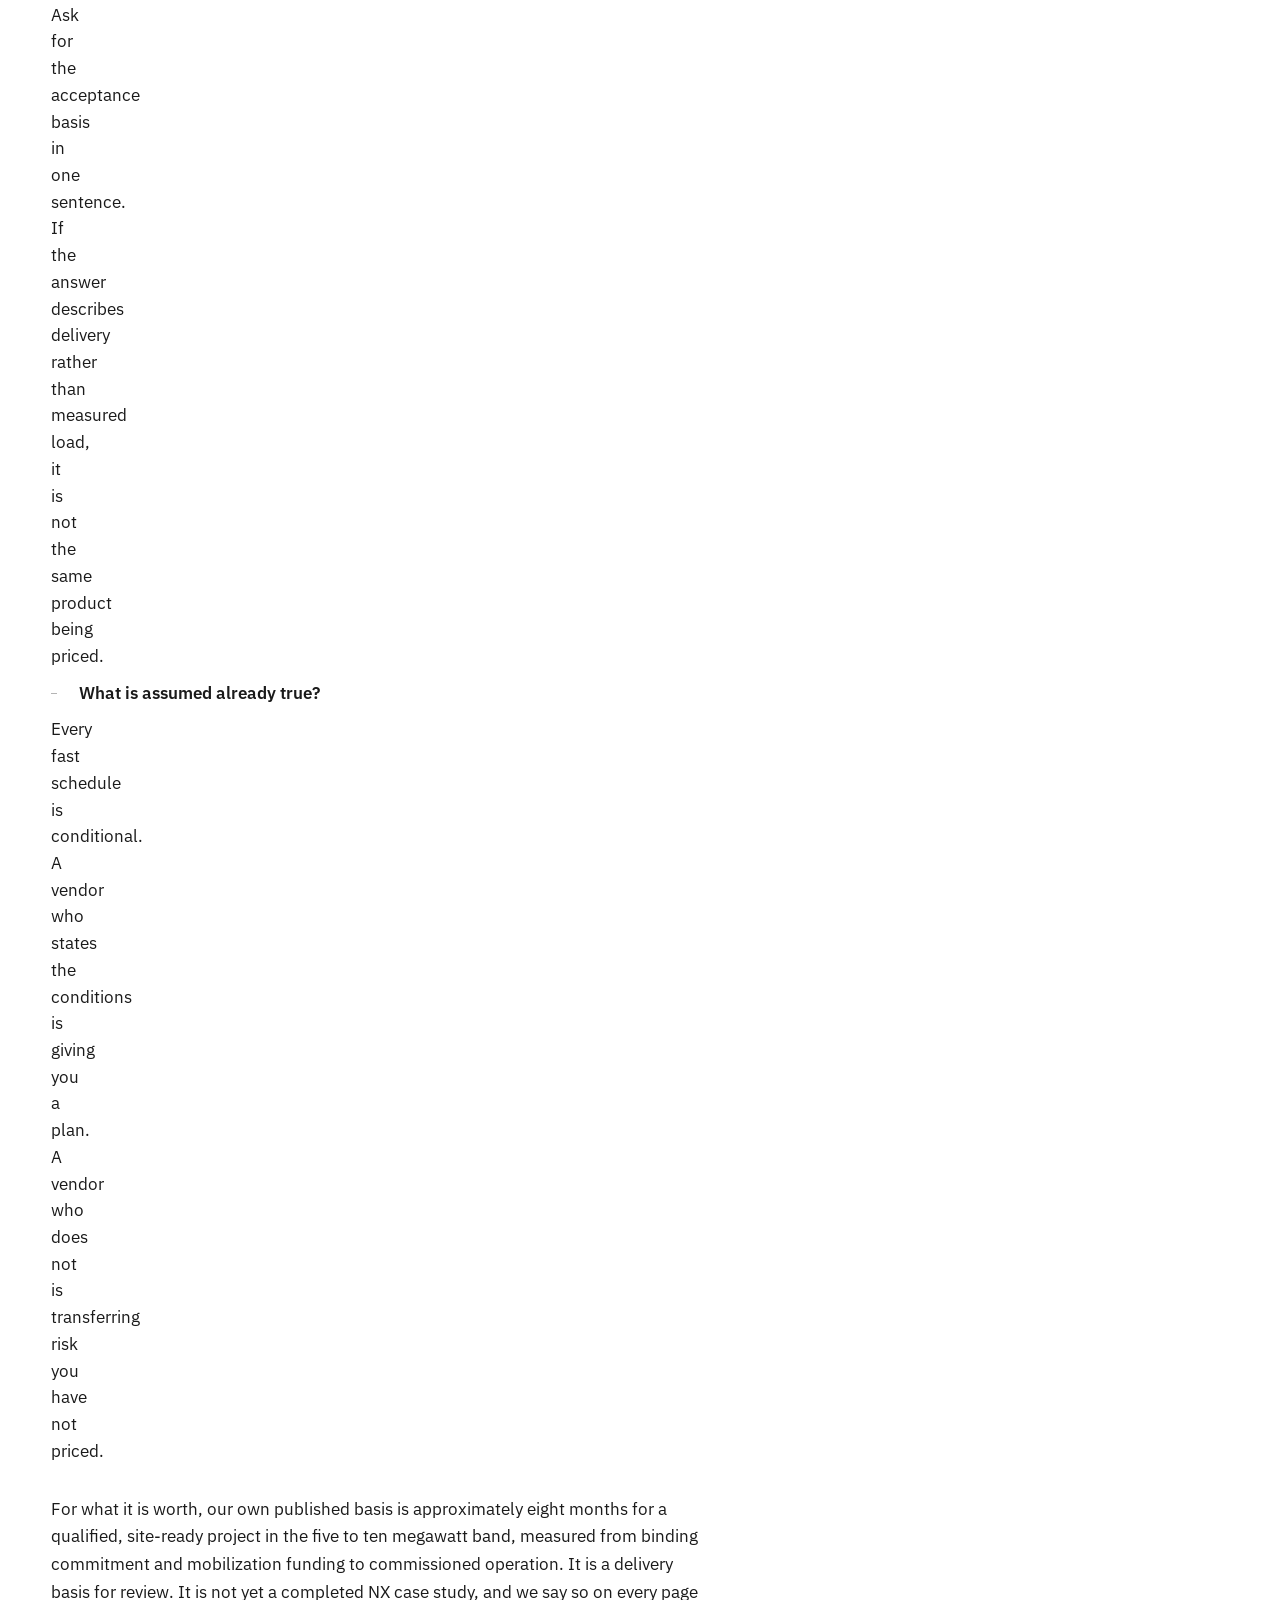
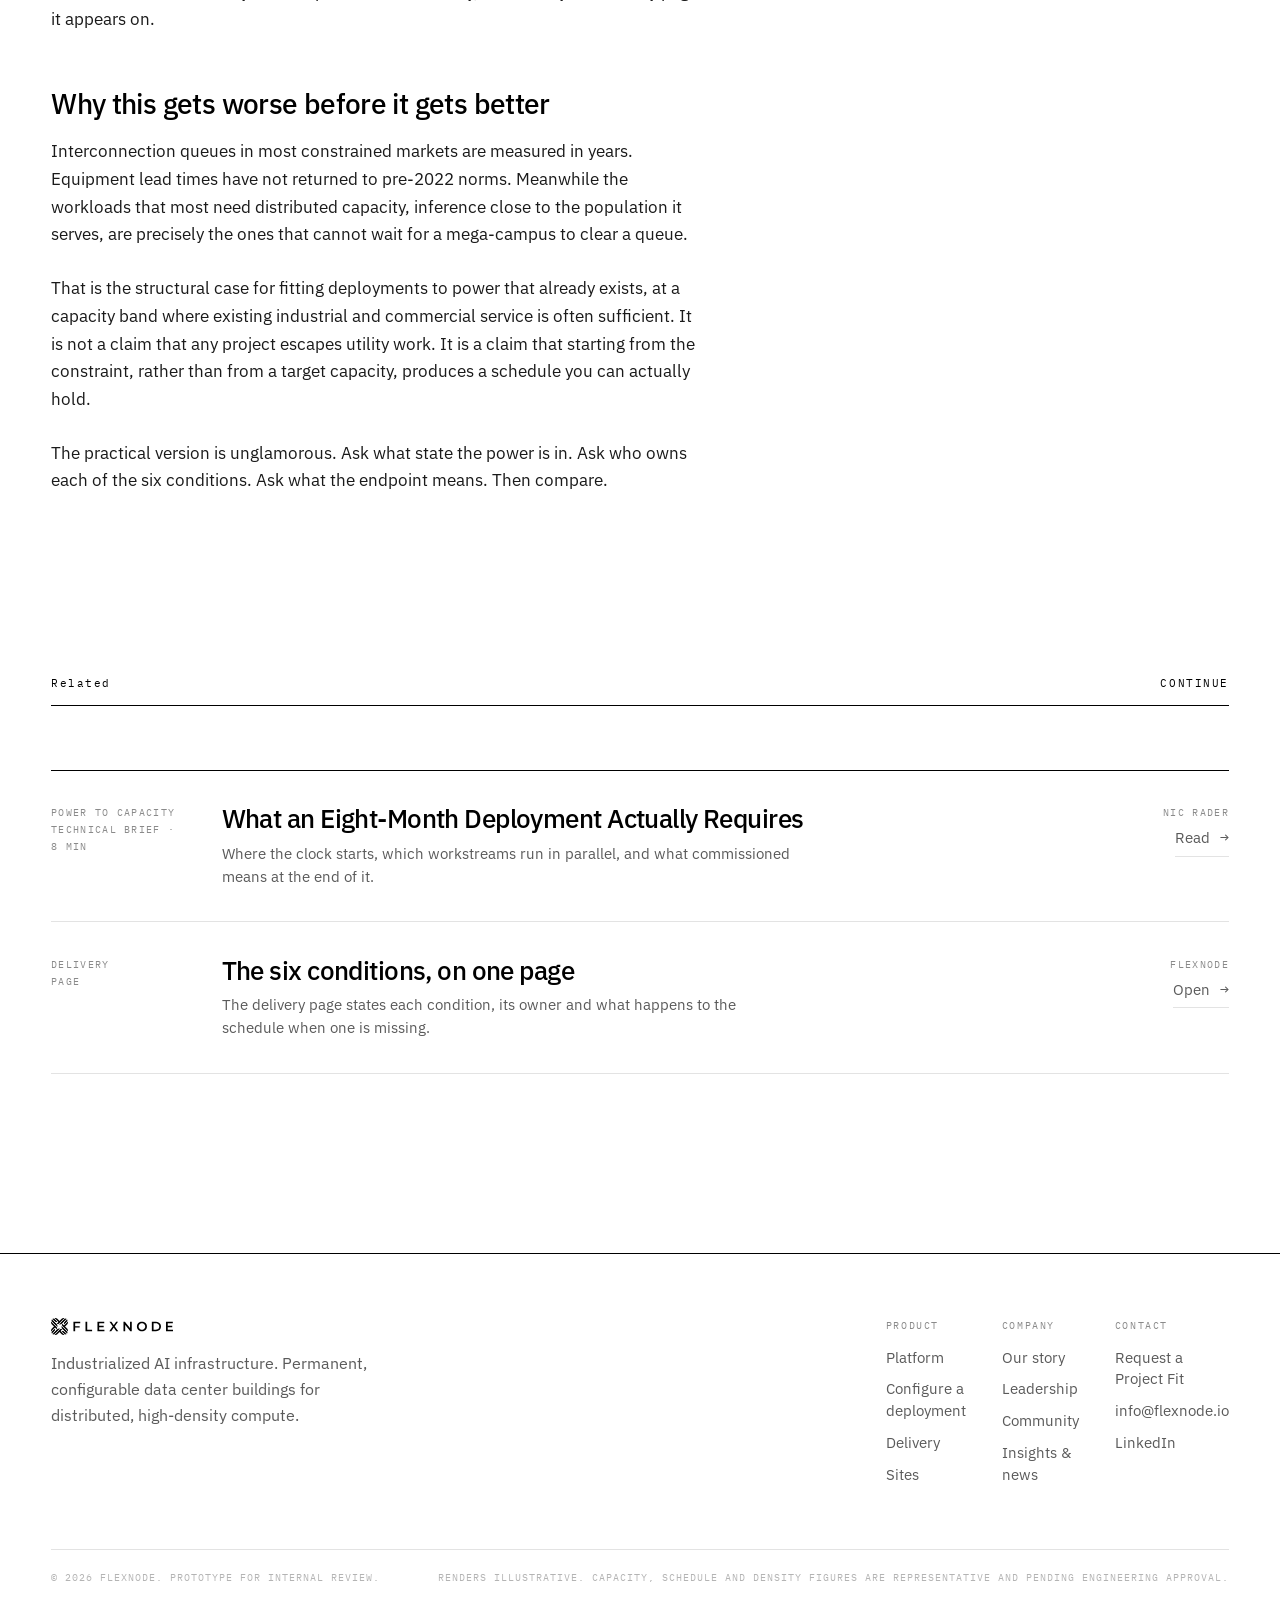
<file: insights-article.html>
<!doctype html>
<html lang="en">
<head>
<meta charset="utf-8">
<meta name="viewport" content="width=device-width, initial-scale=1">
<title>Available Power Is Not Operational Capacity · Flexnode</title>
<meta name="description" content="The distance between a quoted megawatt figure and a commissioned critical IT load, itemised: four power states, two gaps and six conditions.">
<link rel="preconnect" href="https://fonts.googleapis.com">
<link rel="preconnect" href="https://fonts.gstatic.com" crossorigin>
<link href="https://fonts.googleapis.com/css2?family=IBM+Plex+Mono:wght@400;500&family=IBM+Plex+Sans:wght@300;400;500;600&display=swap" rel="stylesheet">
<link rel="stylesheet" href="assets/css/site.css">
<link rel="icon" href="data:image/svg+xml,<svg xmlns='http://www.w3.org/2000/svg' viewBox='0 0 100 100'><rect width='100' height='100' fill='%23fff'/><rect x='30' y='30' width='40' height='40' fill='%23000'/></svg>">
</head>
<body>
<a class="skip" href="#main">Skip to content</a>
<header class="nav">
  <div class="nav-in">
    <a class="nav-logo" href="index.html" aria-label="Flexnode home">
      <img src="assets/logo-horizontal-black.svg" alt="Flexnode">
    </a>
    <nav class="nav-links" aria-label="Primary"><a href="platform.html">Platform</a><a href="configure.html">Configure</a><a href="delivery.html">Delivery</a><a href="sites.html">Sites</a><a href="community.html">Community</a><a href="company.html">Company</a><a href="insights.html" aria-current="page">Insights</a></nav>
    <div class="nav-right">
      <a class="btn btn-sm" href="project-fit.html"><span>Request a Project Fit</span><span class="ar" aria-hidden="true">&#8599;</span></a>
      <button class="nav-burger" data-burger aria-expanded="false" aria-controls="drawer">
        <span class="burger-ico" aria-hidden="true"><span></span><span></span></span>
        <span>Menu</span>
      </button>
    </div>
  </div>
</header>
<div class="drawer" id="drawer"><a class="dl" href="platform.html"><span>Platform</span><span class="idx">01</span></a><a class="dl" href="configure.html"><span>Configure</span><span class="idx">02</span></a><a class="dl" href="delivery.html"><span>Delivery</span><span class="idx">03</span></a><a class="dl" href="sites.html"><span>Sites</span><span class="idx">04</span></a><a class="dl" href="community.html"><span>Community</span><span class="idx">05</span></a><a class="dl" href="company.html"><span>Company</span><span class="idx">06</span></a><a class="dl" href="insights.html"><span>Insights</span><span class="idx">07</span></a><a class="dl" href="team.html"><span>Leadership</span><span class="idx">08</span></a><a class="dl" href="project-fit.html"><span>Request a Project Fit</span><span class="idx">09</span></a></div>
<main id="main">

<article>
<section class="sec-tight">
  <div class="wrap">
    <p class="mono dim rv"><a href="insights.html" style="border-bottom:1px solid var(--rule)">Insights</a> &nbsp;/&nbsp; Power to capacity &nbsp;&middot;&nbsp; Essay &nbsp;&middot;&nbsp; 9 min read</p>
    <h1 class="d2 rv rv-d1" style="max-width:19ch;margin-top:20px">Available Power Is Not Operational Capacity</h1>
    <p class="lede rv rv-d2" style="margin-top:24px;max-width:56ch">The distance between a quoted megawatt figure and a commissioned critical IT load is where most AI infrastructure schedules quietly fail. It is measurable, and it is worth measuring before anyone signs anything.</p>
    <div class="rv rv-d3" style="display:flex;flex-wrap:wrap;gap:28px;align-items:center;margin-top:32px;padding-top:24px;border-top:1px solid var(--rule)">
      <div style="display:flex;align-items:center;gap:14px">
        <img src="assets/img/team-zak.jpg" alt="Portrait of Zak Kostura" style="width:48px;height:48px;object-fit:cover;border:1px solid var(--rule)">
        <span><span class="d5" style="display:block;font-size:16px">Zak Kostura</span><span class="mono dim" style="display:block;margin-top:4px">Chief Growth Officer &middot; 21 years at Arup</span></span>
      </div>
      <span class="note">Published September 2026 &middot; Last reviewed September 2026</span>
    </div>
  </div>
</section>

<section style="padding-bottom:clamp(48px,6vw,88px)">
  <div class="wrap">
    <div class="row row-64" style="align-items:start">
      <div class="prose rv">

        <div class="takeaways">
          <p class="mono dim" style="margin-bottom:16px">Three takeaways</p>
          <ul style="margin:0">
            <li>A megawatt figure describes a utility position. Critical IT load describes what your racks can draw on a date. They are different measurements, and vendors are rarely explicit about which one they are quoting.</li>
            <li>Six conditions stand between the two: service status, site readiness, long-lead equipment, fiber, the commissioning script and an acceptance basis. Each has an owner, and it is frequently not the developer.</li>
            <li>Ask for the endpoint definition in writing before comparing two schedules. Most schedule disputes are definition disputes discovered eleven months late.</li>
          </ul>
        </div>

        <p>A site comes to us described as having twenty megawatts. It is a real number. Someone at a utility said it, and it is probably in an email. Then you ask the next question, which is what a tenant could actually draw through a rack on a specific date, and the number moves. Sometimes it moves to twelve. Sometimes it moves to zero for thirty months.</p>

        <p>This is not dishonesty. It is that the phrase &ldquo;available power&rdquo; compresses at least four distinct states, and the compression is convenient for everyone until it is catastrophic for someone.</p>

        <h2>Four states that all get called available</h2>

        <p><strong>Energized.</strong> Service is live at the parcel today. There is a meter. This is the only state where the word available means what a non-specialist thinks it means.</p>

        <p><strong>Contracted.</strong> A signed service agreement with a committed energization date. Strong, and still not power. The commitment binds the utility to a date, which means your schedule inherits their schedule, including their supply chain for transformers.</p>

        <p><strong>Planned.</strong> In the utility&rsquo;s plan, or in the interconnection queue. This is a forecast, and forecasts in a constrained market move in one direction. A planned megawatt is a research finding, not an asset.</p>

        <p><strong>Under diligence.</strong> Somebody believes there is capacity. Often they are right. Treat it as a hypothesis with a test attached and a date by which the test resolves.</p>

        <p>A published site list that does not distinguish these four is not a site list. It is a marketing document, and you can tell which one you are reading by whether every entry carries a status and a last-verified date.</p>

        <h2>The second gap: utility input against critical IT load</h2>

        <p>Even with genuinely energized service, the figure at the meter is not the figure available to compute. Cooling, distribution losses, lighting, controls and the mechanical plant all draw from the same service.</p>

        <p>The multiplier depends on thermal strategy. An air-assisted facility at moderate density carries meaningfully more mechanical overhead than a direct-liquid facility at high density, which is one of the underrated arguments for liquid at scale. As a planning basis we work between roughly 1.18 and 1.35 times critical IT load, and we publish which figure we used.</p>

        <p>So nine megawatts of critical IT is an eleven to twelve megawatt service. If a proposal quotes you nine megawatts against a nine megawatt service, someone has made an error, and the discovery point for that error is usually commissioning.</p>

        <blockquote><p>The schedule question is never how fast can you build. It is which of these six things is already true, and who owns the ones that are not.</p></blockquote>

        <h2>Six conditions, and who owns each</h2>

        <p>Between a contracted megawatt and a commissioned load, six things have to resolve. Naming the owner of each is the single most useful hour in project definition.</p>

        <h3>1. Service status and the utility relationship</h3>
        <p>Owned by the customer or the site holder, executed with the utility. Flexnode qualifies what exists and fits the building to it. We are explicit that we do not create power, and that no product removes an interconnection requirement that a jurisdiction imposes.</p>

        <h3>2. Site readiness</h3>
        <p>Parcel control, zoning basis, geotechnical, flood designation and a delivery route that will physically accept the modules. The last one is skipped constantly and is not recoverable late. Turning radii and bridge ratings decide build method.</p>

        <h3>3. Long-lead equipment</h3>
        <p>Switchgear and transformers move on their own lead times, and those lead times have been the binding constraint across this market for three years. The mitigation is qualifying alternates against your interface set before the project needs them, not calling suppliers after award.</p>

        <h3>4. Fiber and network</h3>
        <p>Carrier presence is necessary and not sufficient. Route diversity, the physical entry into the building and the latency to the population being served are separate questions. For inference workloads the third one is often the reason the site was interesting.</p>

        <h3>5. The commissioning script</h3>
        <p>Commissioning is a written sequence with pass criteria, not a period at the end of a schedule. If the script does not exist at award, the duration is a guess.</p>

        <h3>6. The acceptance basis</h3>
        <p>What, precisely, does the customer sign? Modules delivered, building energized, GPU-ready power at the rack, or measured load under acceptance conditions. These are four different dates, and they can be months apart.</p>

        <h2>What to ask before you compare two schedules</h2>

        <p>Most schedule disagreements are definitional. Two vendors quote eight and twelve months, and the comparison is meaningless because they are measuring different intervals. Three questions resolve it:</p>

        <ul>
          <li><strong>When does the clock start?</strong> Purchase order, binding letter of intent, notice to proceed, site-ready date and mobilization funding are all in use as start points. The gap between the earliest and latest is routinely three months.</li>
          <li><strong>When does it stop?</strong> Ask for the acceptance basis in one sentence. If the answer describes delivery rather than measured load, it is not the same product being priced.</li>
          <li><strong>What is assumed already true?</strong> Every fast schedule is conditional. A vendor who states the conditions is giving you a plan. A vendor who does not is transferring risk you have not priced.</li>
        </ul>

        <p>For what it is worth, our own published basis is approximately eight months for a qualified, site-ready project in the five to ten megawatt band, measured from binding commitment and mobilization funding to commissioned operation. It is a delivery basis for review. It is not yet a completed NX case study, and we say so on every page it appears on.</p>

        <h2>Why this gets worse before it gets better</h2>

        <p>Interconnection queues in most constrained markets are measured in years. Equipment lead times have not returned to pre-2022 norms. Meanwhile the workloads that most need distributed capacity, inference close to the population it serves, are precisely the ones that cannot wait for a mega-campus to clear a queue.</p>

        <p>That is the structural case for fitting deployments to power that already exists, at a capacity band where existing industrial and commercial service is often sufficient. It is not a claim that any project escapes utility work. It is a claim that starting from the constraint, rather than from a target capacity, produces a schedule you can actually hold.</p>

        <p>The practical version is unglamorous. Ask what state the power is in. Ask who owns each of the six conditions. Ask what the endpoint means. Then compare.</p>

      </div>

      <aside class="stack stack-lg rv rv-d1" style="position:sticky;top:calc(var(--nav-h) + 24px)">
        <div>
          <p class="mono" style="padding-bottom:12px;border-bottom:1px solid var(--black)">Evidence basis</p>
          <dl class="spec" style="border-top:0">
            <div class="spec-row"><dt>Facility multiplier</dt><dd>1.18 &ndash; 1.35&times;<span class="sub">Modelled, thermal dependent</span></dd></div>
            <div class="spec-row"><dt>Eight-month basis</dt><dd>5 &ndash; 10 MW<span class="sub">Qualified, site-ready</span></dd></div>
            <div class="spec-row"><dt>Clock start</dt><dd>Binding commitment<span class="sub">Plus mobilization funding</span></dd></div>
            <div class="spec-row"><dt>Endpoint</dt><dd>Commissioned load<span class="sub">Not modules delivered</span></dd></div>
          </dl>
          <p class="note" style="margin-top:14px">Delivery basis for review. Not a completed case study.</p>
        </div>

        <div>
          <p class="mono" style="padding-bottom:12px;border-bottom:1px solid var(--black)">Test it on your own site</p>
          <p class="small" style="margin:14px 0 16px">Put your power figure and your date into the configurator and see which of the six conditions you already clear.</p>
          <a class="btn btn-wide" href="configure.html"><span>Design your deployment</span><span class="ar" aria-hidden="true">&#8594;</span></a>
        </div>
      </aside>
    </div>
  </div>
</section>

<section class="sec-sm">
  <div class="wrap">
    <div class="sechead rv"><span class="num">Related</span><span class="ttl">Continue</span></div>
    <div class="art-list rv">
      <a class="art" href="insights.html">
        <span class="art-meta">Power to capacity<br>Technical brief &middot; 8 min</span>
        <span><h3>What an Eight-Month Deployment Actually Requires</h3><p>Where the clock starts, which workstreams run in parallel, and what commissioned means at the end of it.</p></span>
        <span class="art-right"><span class="art-meta">Nic Rader</span><span class="tlink tlink-dim">Read <span class="ar" aria-hidden="true">&#8594;</span></span></span>
      </a>
      <a class="art" href="delivery.html">
        <span class="art-meta">Delivery<br>Page</span>
        <span><h3>The six conditions, on one page</h3><p>The delivery page states each condition, its owner and what happens to the schedule when one is missing.</p></span>
        <span class="art-right"><span class="art-meta">Flexnode</span><span class="tlink tlink-dim">Open <span class="ar" aria-hidden="true">&#8594;</span></span></span>
      </a>
    </div>
  </div>
</section>
</article>

</main>
<footer class="foot">
  <div class="wrap">
    <div class="foot-grid">
      <div class="stack stack-sm">
        <img src="assets/logo-horizontal-black.svg" alt="Flexnode" style="height:17px;width:auto">
        <p class="body" style="max-width:34ch;margin-top:16px">Industrialized AI infrastructure. Permanent, configurable data center buildings for distributed, high-density compute.</p>
      </div>
      <div class="foot-nav">
        <span class="h">Product</span>
        <a href="platform.html">Platform</a>
        <a href="configure.html">Configure a deployment</a>
        <a href="delivery.html">Delivery</a>
        <a href="sites.html">Sites</a>
      </div>
      <div class="foot-nav">
        <span class="h">Company</span>
        <a href="company.html">Our story</a>
        <a href="team.html">Leadership</a>
        <a href="community.html">Community</a>
        <a href="insights.html">Insights &amp; news</a>
      </div>
      <div class="foot-nav">
        <span class="h">Contact</span>
        <a href="project-fit.html">Request a Project Fit</a>
        <a href="mailto:info@flexnode.io">info@flexnode.io</a>
        <a href="https://www.linkedin.com/company/flexnode" rel="noopener">LinkedIn</a>
      </div>
    </div>
    <div class="foot-btm">
      <span class="note">&copy; <span data-year>2026</span> Flexnode. Prototype for internal review.</span>
      <span class="note">Renders illustrative. Capacity, schedule and density figures are representative and pending engineering approval.</span>
    </div>
  </div>
</footer>
<script src="assets/js/site.js"></script>
</body>
</html>
</file>
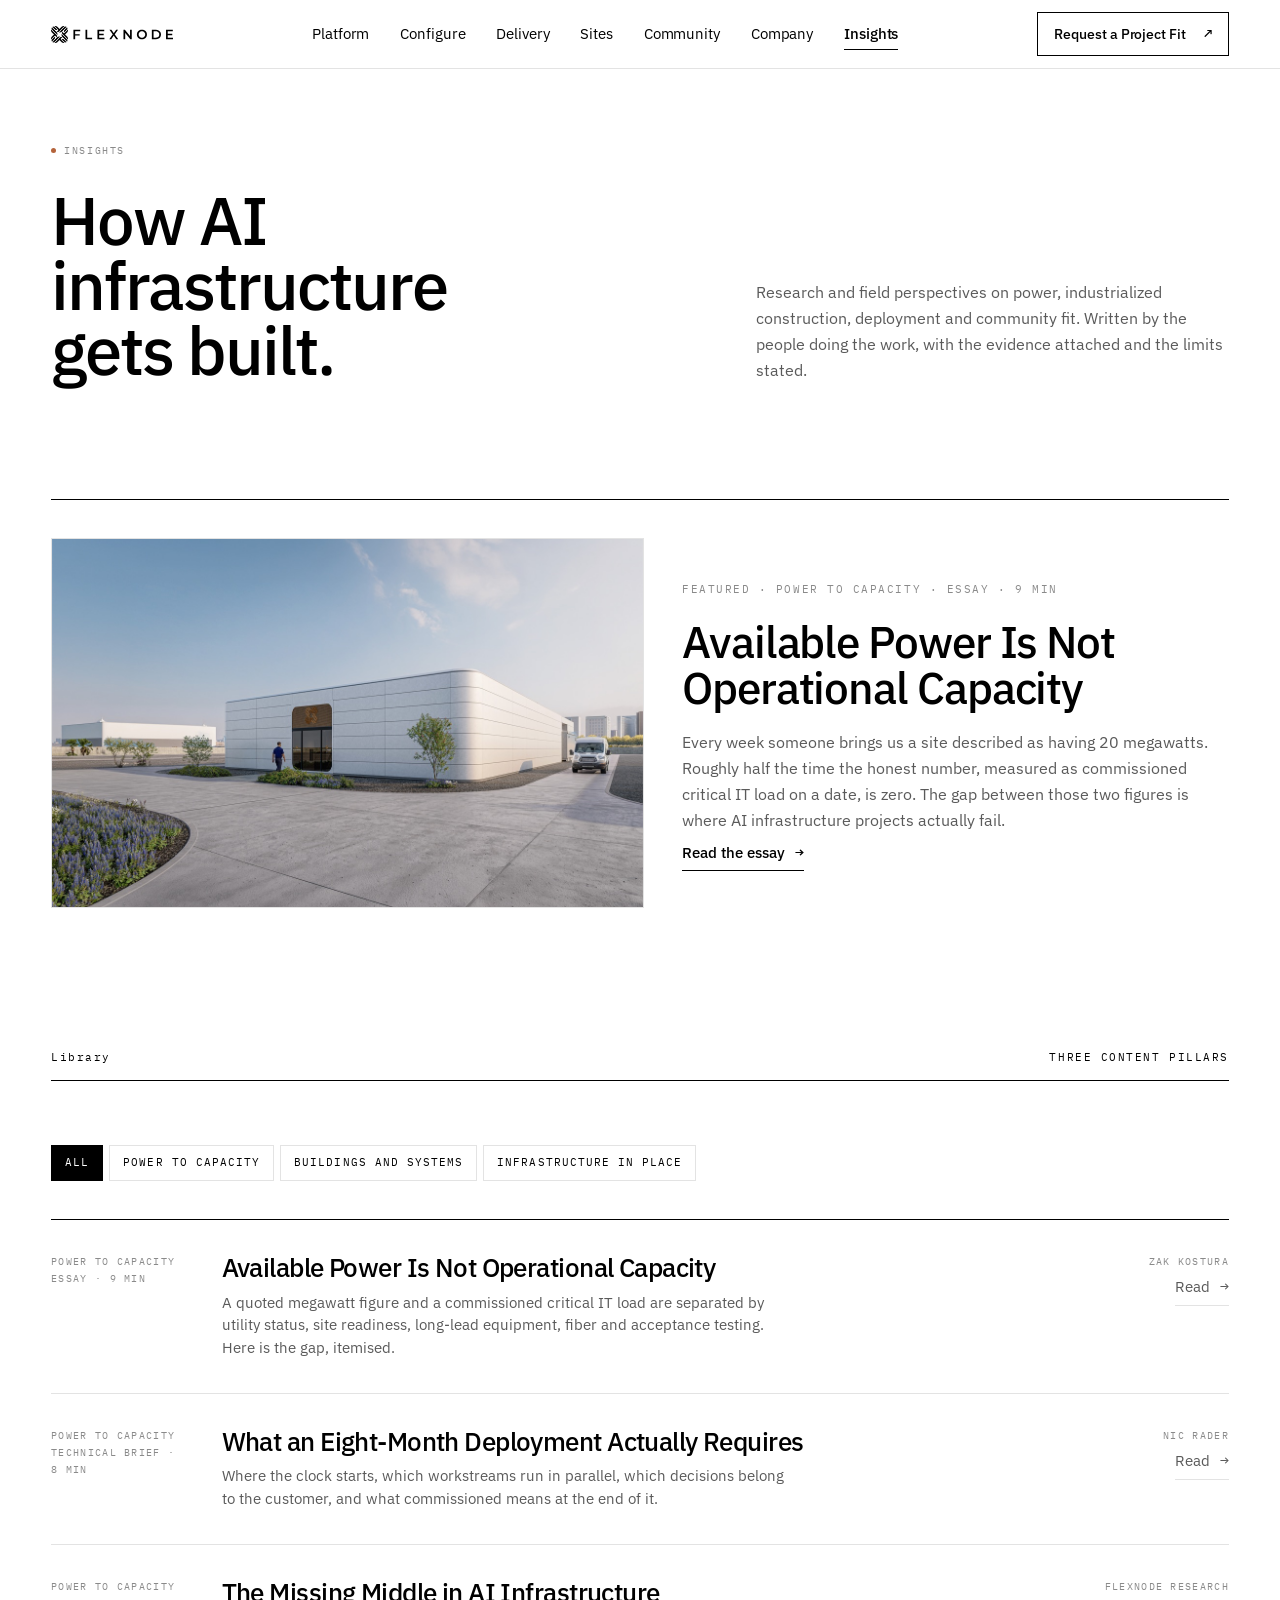
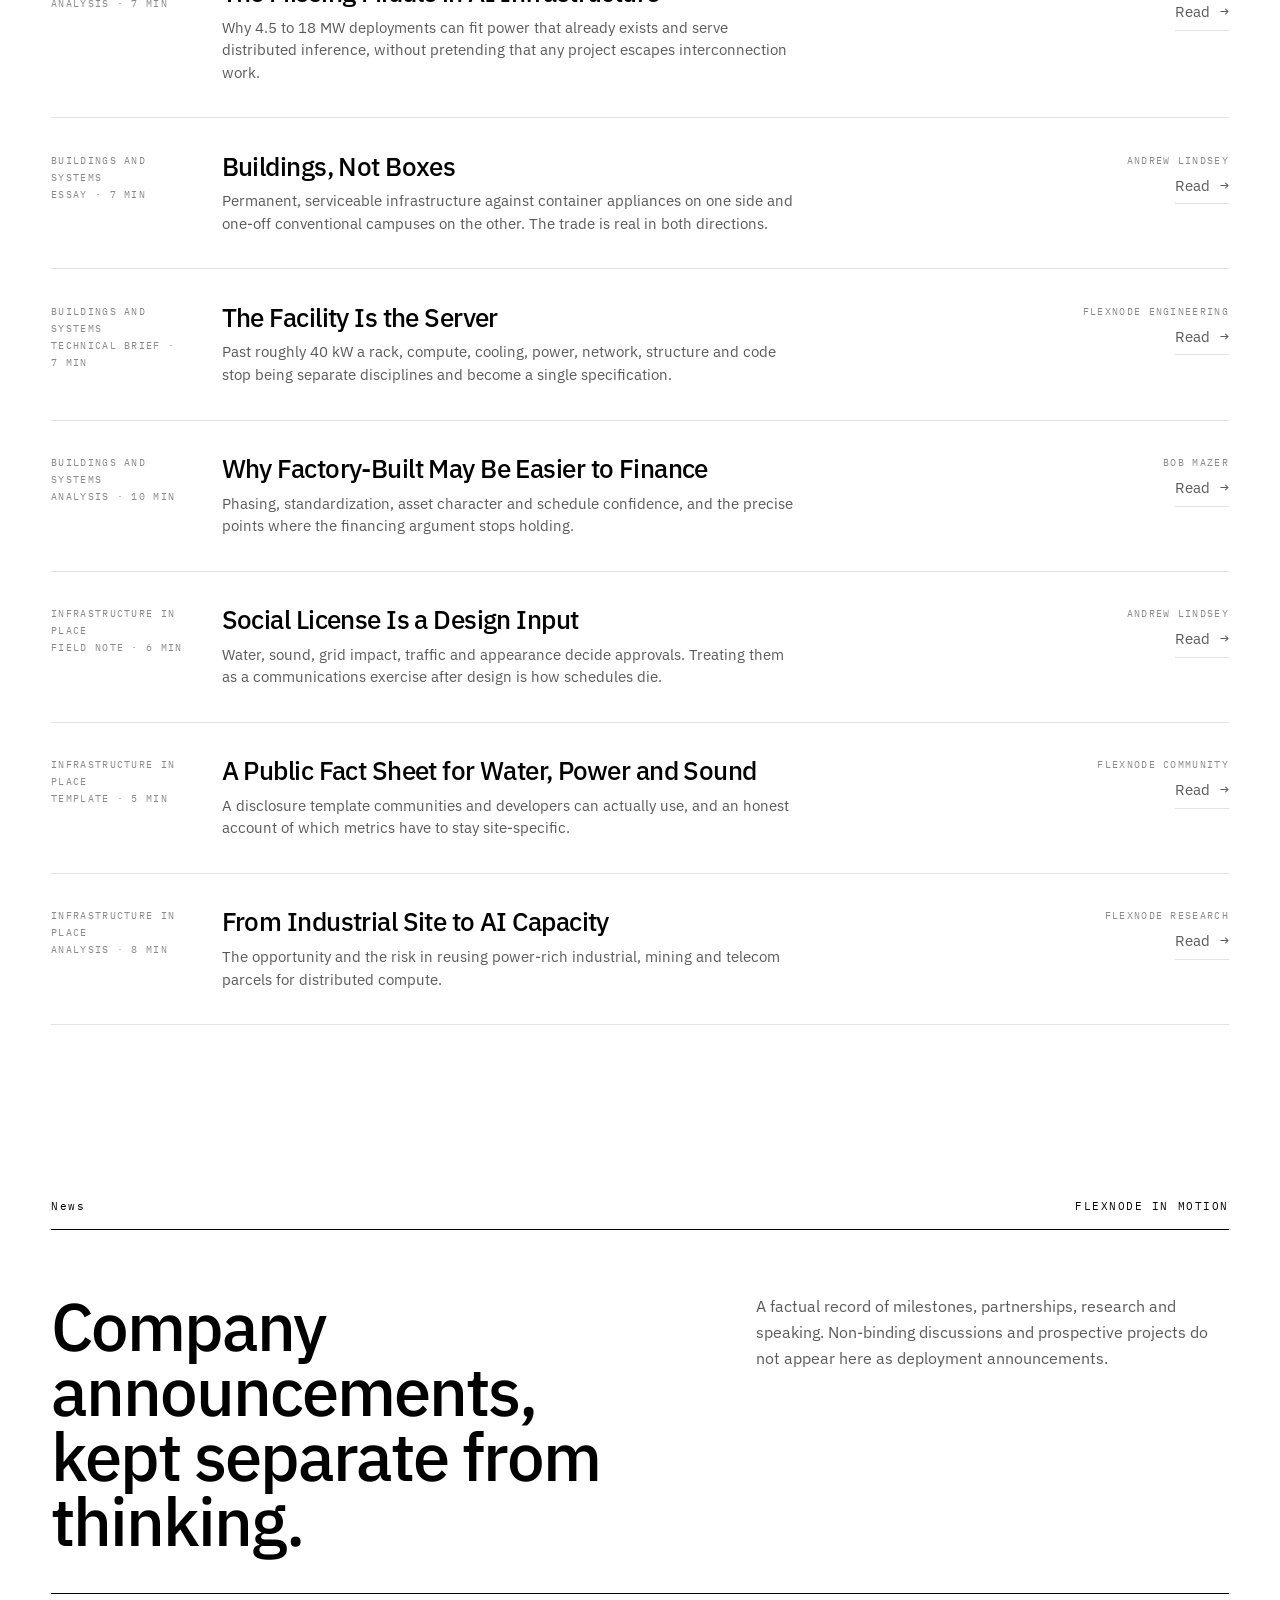
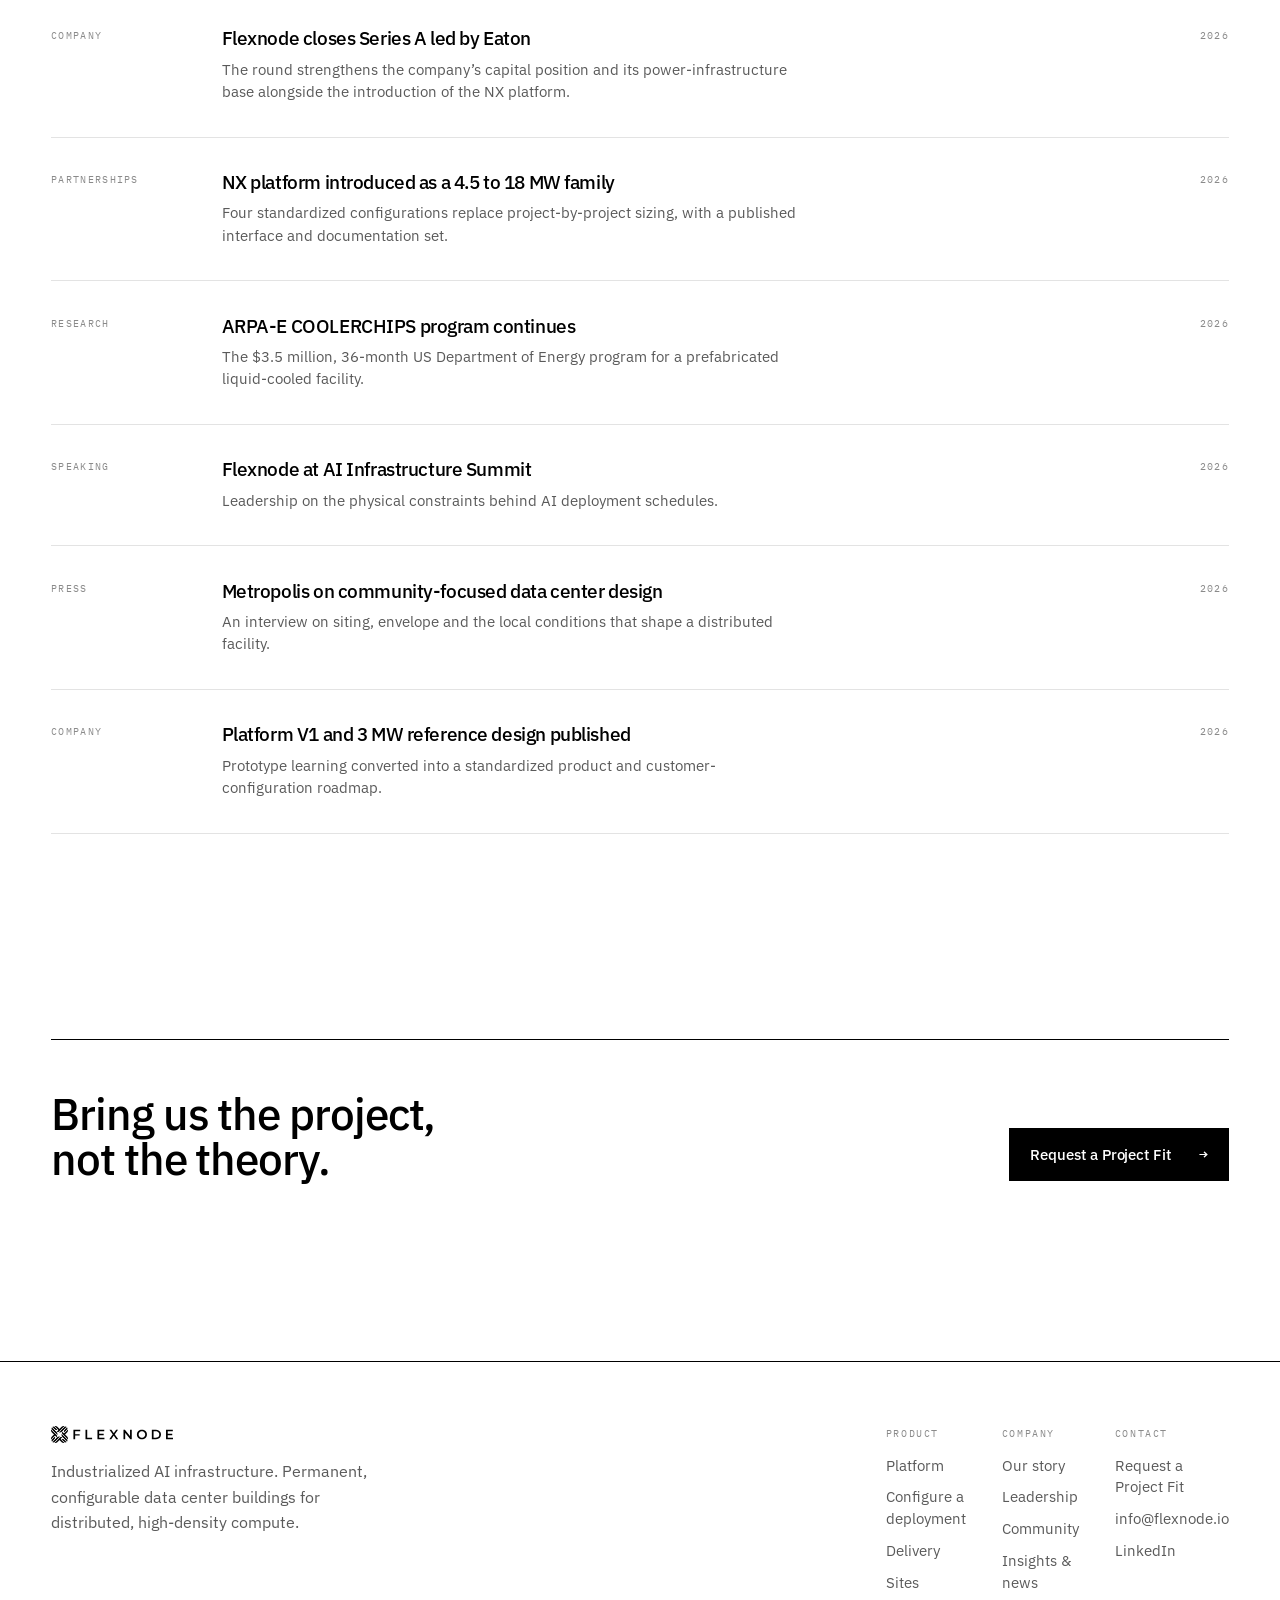
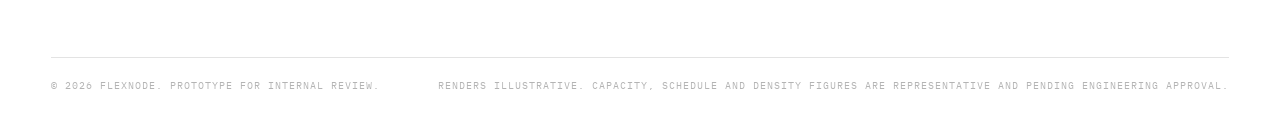
<file: insights.html>
<!doctype html>
<html lang="en">
<head>
<meta charset="utf-8">
<meta name="viewport" content="width=device-width, initial-scale=1">
<title>Insights and news · Flexnode</title>
<meta name="description" content="Research and field perspectives on power, industrialized construction, deployment and community fit, plus the factual record of company announcements.">
<link rel="preconnect" href="https://fonts.googleapis.com">
<link rel="preconnect" href="https://fonts.gstatic.com" crossorigin>
<link href="https://fonts.googleapis.com/css2?family=IBM+Plex+Mono:wght@400;500&family=IBM+Plex+Sans:wght@300;400;500;600&display=swap" rel="stylesheet">
<link rel="stylesheet" href="assets/css/site.css">
<link rel="icon" href="data:image/svg+xml,<svg xmlns='http://www.w3.org/2000/svg' viewBox='0 0 100 100'><rect width='100' height='100' fill='%23fff'/><rect x='30' y='30' width='40' height='40' fill='%23000'/></svg>">
</head>
<body>
<a class="skip" href="#main">Skip to content</a>
<header class="nav">
  <div class="nav-in">
    <a class="nav-logo" href="index.html" aria-label="Flexnode home">
      <img src="assets/logo-horizontal-black.svg" alt="Flexnode">
    </a>
    <nav class="nav-links" aria-label="Primary"><a href="platform.html">Platform</a><a href="configure.html">Configure</a><a href="delivery.html">Delivery</a><a href="sites.html">Sites</a><a href="community.html">Community</a><a href="company.html">Company</a><a href="insights.html" aria-current="page">Insights</a></nav>
    <div class="nav-right">
      <a class="btn btn-sm" href="project-fit.html"><span>Request a Project Fit</span><span class="ar" aria-hidden="true">&#8599;</span></a>
      <button class="nav-burger" data-burger aria-expanded="false" aria-controls="drawer">
        <span class="burger-ico" aria-hidden="true"><span></span><span></span></span>
        <span>Menu</span>
      </button>
    </div>
  </div>
</header>
<div class="drawer" id="drawer"><a class="dl" href="platform.html"><span>Platform</span><span class="idx">01</span></a><a class="dl" href="configure.html"><span>Configure</span><span class="idx">02</span></a><a class="dl" href="delivery.html"><span>Delivery</span><span class="idx">03</span></a><a class="dl" href="sites.html"><span>Sites</span><span class="idx">04</span></a><a class="dl" href="community.html"><span>Community</span><span class="idx">05</span></a><a class="dl" href="company.html"><span>Company</span><span class="idx">06</span></a><a class="dl" href="insights.html"><span>Insights</span><span class="idx">07</span></a><a class="dl" href="team.html"><span>Leadership</span><span class="idx">08</span></a><a class="dl" href="project-fit.html"><span>Request a Project Fit</span><span class="idx">09</span></a></div>
<main id="main">

<section class="sec-tight">
  <div class="wrap">
    <div class="row row-64" style="align-items:end">
      <div class="stack">
        <p class="tag">Insights</p>
        <h1 class="d2" style="max-width:13ch">How AI infrastructure gets built.</h1>
      </div>
      <p class="body-lg">Research and field perspectives on power, industrialized construction, deployment and community fit. Written by the people doing the work, with the evidence attached and the limits stated.</p>
    </div>
  </div>
</section>

<!-- FEATURED -->
<section class="sec-tight" style="padding-top:clamp(32px,4vw,56px)">
  <div class="wrap">
    <a class="feature rv" href="insights-article.html">
      <figure class="fig">
        <div class="fig-cover fig-frame"><img src="assets/img/ctx-industrial.jpg" alt="An NX deployment on an industrial parcel, viewed from the approach road" loading="lazy"></div>
      </figure>
      <div class="stack">
        <span class="mono dim">Featured &middot; Power to capacity &middot; Essay &middot; 9 min</span>
        <h2 class="d3" style="max-width:17ch">Available Power Is Not Operational Capacity</h2>
        <p class="body-lg">Every week someone brings us a site described as having 20 megawatts. Roughly half the time the honest number, measured as commissioned critical IT load on a date, is zero. The gap between those two figures is where AI infrastructure projects actually fail.</p>
        <span class="tlink" style="align-self:flex-start;margin-top:8px">Read the essay <span class="ar" aria-hidden="true">&#8594;</span></span>
      </div>
    </a>
  </div>
</section>

<!-- PILLARS -->
<section class="sec" style="padding-top:clamp(48px,6vw,88px)">
  <div class="wrap">
    <div class="sechead rv"><span class="num">Library</span><span class="ttl">Three content pillars</span></div>
    <div class="opts-inline rv" id="pillar-filter" role="group" aria-label="Filter by pillar" style="margin-bottom:clamp(24px,3vw,40px)">
      <button class="chip" data-pillar="all" aria-pressed="true">All</button>
      <button class="chip" data-pillar="Power to capacity" aria-pressed="false">Power to capacity</button>
      <button class="chip" data-pillar="Buildings and systems" aria-pressed="false">Buildings and systems</button>
      <button class="chip" data-pillar="Infrastructure in place" aria-pressed="false">Infrastructure in place</button>
    </div>
    <div class="art-list rv rv-d1" id="art-list">
      <a class="art" href="insights-article.html" data-pillar="Power to capacity">
        <span class="art-meta">Power to capacity<br>Essay &middot; 9 min</span>
        <span><h3>Available Power Is Not Operational Capacity</h3><p>A quoted megawatt figure and a commissioned critical IT load are separated by utility status, site readiness, long-lead equipment, fiber and acceptance testing. Here is the gap, itemised.</p></span>
        <span class="art-right"><span class="art-meta">Zak Kostura</span><span class="tlink tlink-dim">Read <span class="ar" aria-hidden="true">&#8594;</span></span></span>
      </a>
      <a class="art" href="#" data-pillar="Power to capacity">
        <span class="art-meta">Power to capacity<br>Technical brief &middot; 8 min</span>
        <span><h3>What an Eight-Month Deployment Actually Requires</h3><p>Where the clock starts, which workstreams run in parallel, which decisions belong to the customer, and what commissioned means at the end of it.</p></span>
        <span class="art-right"><span class="art-meta">Nic Rader</span><span class="tlink tlink-dim">Read <span class="ar" aria-hidden="true">&#8594;</span></span></span>
      </a>
      <a class="art" href="#" data-pillar="Power to capacity">
        <span class="art-meta">Power to capacity<br>Analysis &middot; 7 min</span>
        <span><h3>The Missing Middle in AI Infrastructure</h3><p>Why 4.5 to 18 MW deployments can fit power that already exists and serve distributed inference, without pretending that any project escapes interconnection work.</p></span>
        <span class="art-right"><span class="art-meta">Flexnode Research</span><span class="tlink tlink-dim">Read <span class="ar" aria-hidden="true">&#8594;</span></span></span>
      </a>
      <a class="art" href="#" data-pillar="Buildings and systems">
        <span class="art-meta">Buildings and systems<br>Essay &middot; 7 min</span>
        <span><h3>Buildings, Not Boxes</h3><p>Permanent, serviceable infrastructure against container appliances on one side and one-off conventional campuses on the other. The trade is real in both directions.</p></span>
        <span class="art-right"><span class="art-meta">Andrew Lindsey</span><span class="tlink tlink-dim">Read <span class="ar" aria-hidden="true">&#8594;</span></span></span>
      </a>
      <a class="art" href="#" data-pillar="Buildings and systems">
        <span class="art-meta">Buildings and systems<br>Technical brief &middot; 7 min</span>
        <span><h3>The Facility Is the Server</h3><p>Past roughly 40 kW a rack, compute, cooling, power, network, structure and code stop being separate disciplines and become a single specification.</p></span>
        <span class="art-right"><span class="art-meta">Flexnode Engineering</span><span class="tlink tlink-dim">Read <span class="ar" aria-hidden="true">&#8594;</span></span></span>
      </a>
      <a class="art" href="#" data-pillar="Buildings and systems">
        <span class="art-meta">Buildings and systems<br>Analysis &middot; 10 min</span>
        <span><h3>Why Factory-Built May Be Easier to Finance</h3><p>Phasing, standardization, asset character and schedule confidence, and the precise points where the financing argument stops holding.</p></span>
        <span class="art-right"><span class="art-meta">Bob Mazer</span><span class="tlink tlink-dim">Read <span class="ar" aria-hidden="true">&#8594;</span></span></span>
      </a>
      <a class="art" href="#" data-pillar="Infrastructure in place">
        <span class="art-meta">Infrastructure in place<br>Field note &middot; 6 min</span>
        <span><h3>Social License Is a Design Input</h3><p>Water, sound, grid impact, traffic and appearance decide approvals. Treating them as a communications exercise after design is how schedules die.</p></span>
        <span class="art-right"><span class="art-meta">Andrew Lindsey</span><span class="tlink tlink-dim">Read <span class="ar" aria-hidden="true">&#8594;</span></span></span>
      </a>
      <a class="art" href="#" data-pillar="Infrastructure in place">
        <span class="art-meta">Infrastructure in place<br>Template &middot; 5 min</span>
        <span><h3>A Public Fact Sheet for Water, Power and Sound</h3><p>A disclosure template communities and developers can actually use, and an honest account of which metrics have to stay site-specific.</p></span>
        <span class="art-right"><span class="art-meta">Flexnode Community</span><span class="tlink tlink-dim">Read <span class="ar" aria-hidden="true">&#8594;</span></span></span>
      </a>
      <a class="art" href="#" data-pillar="Infrastructure in place">
        <span class="art-meta">Infrastructure in place<br>Analysis &middot; 8 min</span>
        <span><h3>From Industrial Site to AI Capacity</h3><p>The opportunity and the risk in reusing power-rich industrial, mining and telecom parcels for distributed compute.</p></span>
        <span class="art-right"><span class="art-meta">Flexnode Research</span><span class="tlink tlink-dim">Read <span class="ar" aria-hidden="true">&#8594;</span></span></span>
      </a></div>
    <p class="note rv" style="margin-top:20px">Every article states what is measured, what is modelled, what is proposed and what is not yet proven.</p>
  </div>
</section>

<!-- NEWS -->
<section class="sec" style="padding-top:0">
  <div class="wrap">
    <div class="sechead rv"><span class="num">News</span><span class="ttl">Flexnode in motion</span></div>
    <div class="row row-64" style="margin-bottom:clamp(24px,3vw,40px)">
      <h2 class="d2 rv" style="max-width:15ch">Company announcements, kept separate from thinking.</h2>
      <p class="body-lg rv rv-d1">A factual record of milestones, partnerships, research and speaking. Non-binding discussions and prospective projects do not appear here as deployment announcements.</p>
    </div>
    <div class="art-list rv rv-d2">
      <div class="art" style="cursor:default">
        <span class="art-meta">Company</span>
        <span><h3 style="font-size:clamp(17px,1.5vw,21px)">Flexnode closes Series A led by Eaton</h3><p>The round strengthens the company&rsquo;s capital position and its power-infrastructure base alongside the introduction of the NX platform.</p></span>
        <span class="art-right"><span class="art-meta">2026</span></span>
      </div>
      <div class="art" style="cursor:default">
        <span class="art-meta">Partnerships</span>
        <span><h3 style="font-size:clamp(17px,1.5vw,21px)">NX platform introduced as a 4.5 to 18 MW family</h3><p>Four standardized configurations replace project-by-project sizing, with a published interface and documentation set.</p></span>
        <span class="art-right"><span class="art-meta">2026</span></span>
      </div>
      <div class="art" style="cursor:default">
        <span class="art-meta">Research</span>
        <span><h3 style="font-size:clamp(17px,1.5vw,21px)">ARPA-E COOLERCHIPS program continues</h3><p>The $3.5 million, 36-month US Department of Energy program for a prefabricated liquid-cooled facility.</p></span>
        <span class="art-right"><span class="art-meta">2026</span></span>
      </div>
      <div class="art" style="cursor:default">
        <span class="art-meta">Speaking</span>
        <span><h3 style="font-size:clamp(17px,1.5vw,21px)">Flexnode at AI Infrastructure Summit</h3><p>Leadership on the physical constraints behind AI deployment schedules.</p></span>
        <span class="art-right"><span class="art-meta">2026</span></span>
      </div>
      <div class="art" style="cursor:default">
        <span class="art-meta">Press</span>
        <span><h3 style="font-size:clamp(17px,1.5vw,21px)">Metropolis on community-focused data center design</h3><p>An interview on siting, envelope and the local conditions that shape a distributed facility.</p></span>
        <span class="art-right"><span class="art-meta">2026</span></span>
      </div>
      <div class="art" style="cursor:default">
        <span class="art-meta">Company</span>
        <span><h3 style="font-size:clamp(17px,1.5vw,21px)">Platform V1 and 3 MW reference design published</h3><p>Prototype learning converted into a standardized product and customer-configuration roadmap.</p></span>
        <span class="art-right"><span class="art-meta">2026</span></span>
      </div></div>
  </div>
</section>

<section class="sec-sm">
  <div class="wrap">
    <div class="rv" style="border-top:1px solid var(--black);padding-top:clamp(32px,4vw,56px);display:flex;flex-wrap:wrap;gap:24px;justify-content:space-between;align-items:end">
      <h2 class="d3" style="max-width:17ch">Bring us the project, not the theory.</h2>
      <a class="btn btn-solid" href="project-fit.html"><span>Request a Project Fit</span><span class="ar" aria-hidden="true">&#8594;</span></a>
    </div>
  </div>
</section>

</main>
<footer class="foot">
  <div class="wrap">
    <div class="foot-grid">
      <div class="stack stack-sm">
        <img src="assets/logo-horizontal-black.svg" alt="Flexnode" style="height:17px;width:auto">
        <p class="body" style="max-width:34ch;margin-top:16px">Industrialized AI infrastructure. Permanent, configurable data center buildings for distributed, high-density compute.</p>
      </div>
      <div class="foot-nav">
        <span class="h">Product</span>
        <a href="platform.html">Platform</a>
        <a href="configure.html">Configure a deployment</a>
        <a href="delivery.html">Delivery</a>
        <a href="sites.html">Sites</a>
      </div>
      <div class="foot-nav">
        <span class="h">Company</span>
        <a href="company.html">Our story</a>
        <a href="team.html">Leadership</a>
        <a href="community.html">Community</a>
        <a href="insights.html">Insights &amp; news</a>
      </div>
      <div class="foot-nav">
        <span class="h">Contact</span>
        <a href="project-fit.html">Request a Project Fit</a>
        <a href="mailto:info@flexnode.io">info@flexnode.io</a>
        <a href="https://www.linkedin.com/company/flexnode" rel="noopener">LinkedIn</a>
      </div>
    </div>
    <div class="foot-btm">
      <span class="note">&copy; <span data-year>2026</span> Flexnode. Prototype for internal review.</span>
      <span class="note">Renders illustrative. Capacity, schedule and density figures are representative and pending engineering approval.</span>
    </div>
  </div>
</footer>
<script src="assets/js/site.js"></script>
<script>
(function(){
  var f=document.getElementById('pillar-filter'), list=document.getElementById('art-list');
  if(!f) return;
  f.addEventListener('click',function(e){
    var b=e.target.closest('[data-pillar]'); if(!b) return;
    f.querySelectorAll('[data-pillar]').forEach(function(x){x.setAttribute('aria-pressed','false')});
    b.setAttribute('aria-pressed','true');
    var p=b.getAttribute('data-pillar');
    list.querySelectorAll('.art').forEach(function(a){
      a.style.display=(p==='all'||a.getAttribute('data-pillar')===p)?'':'none';
    });
  });
})();
</script>
</body>
</html>
</file>
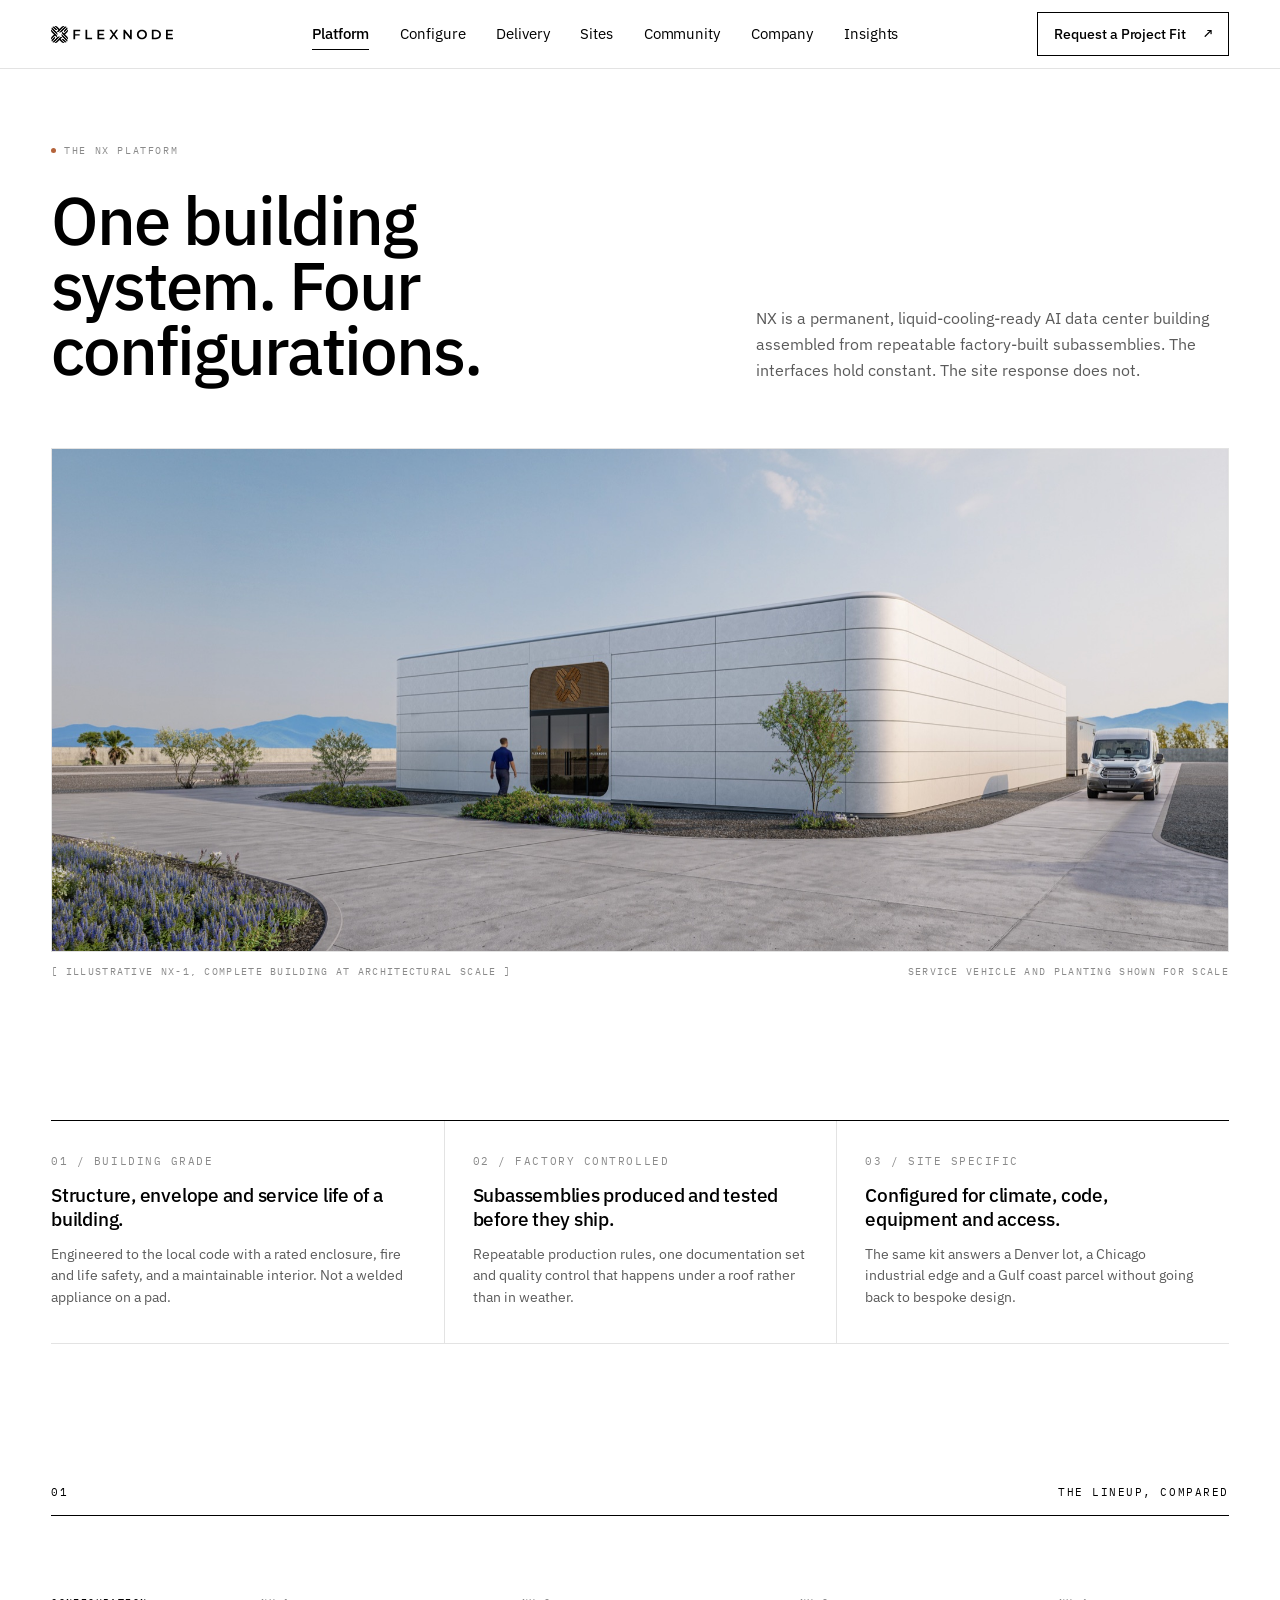
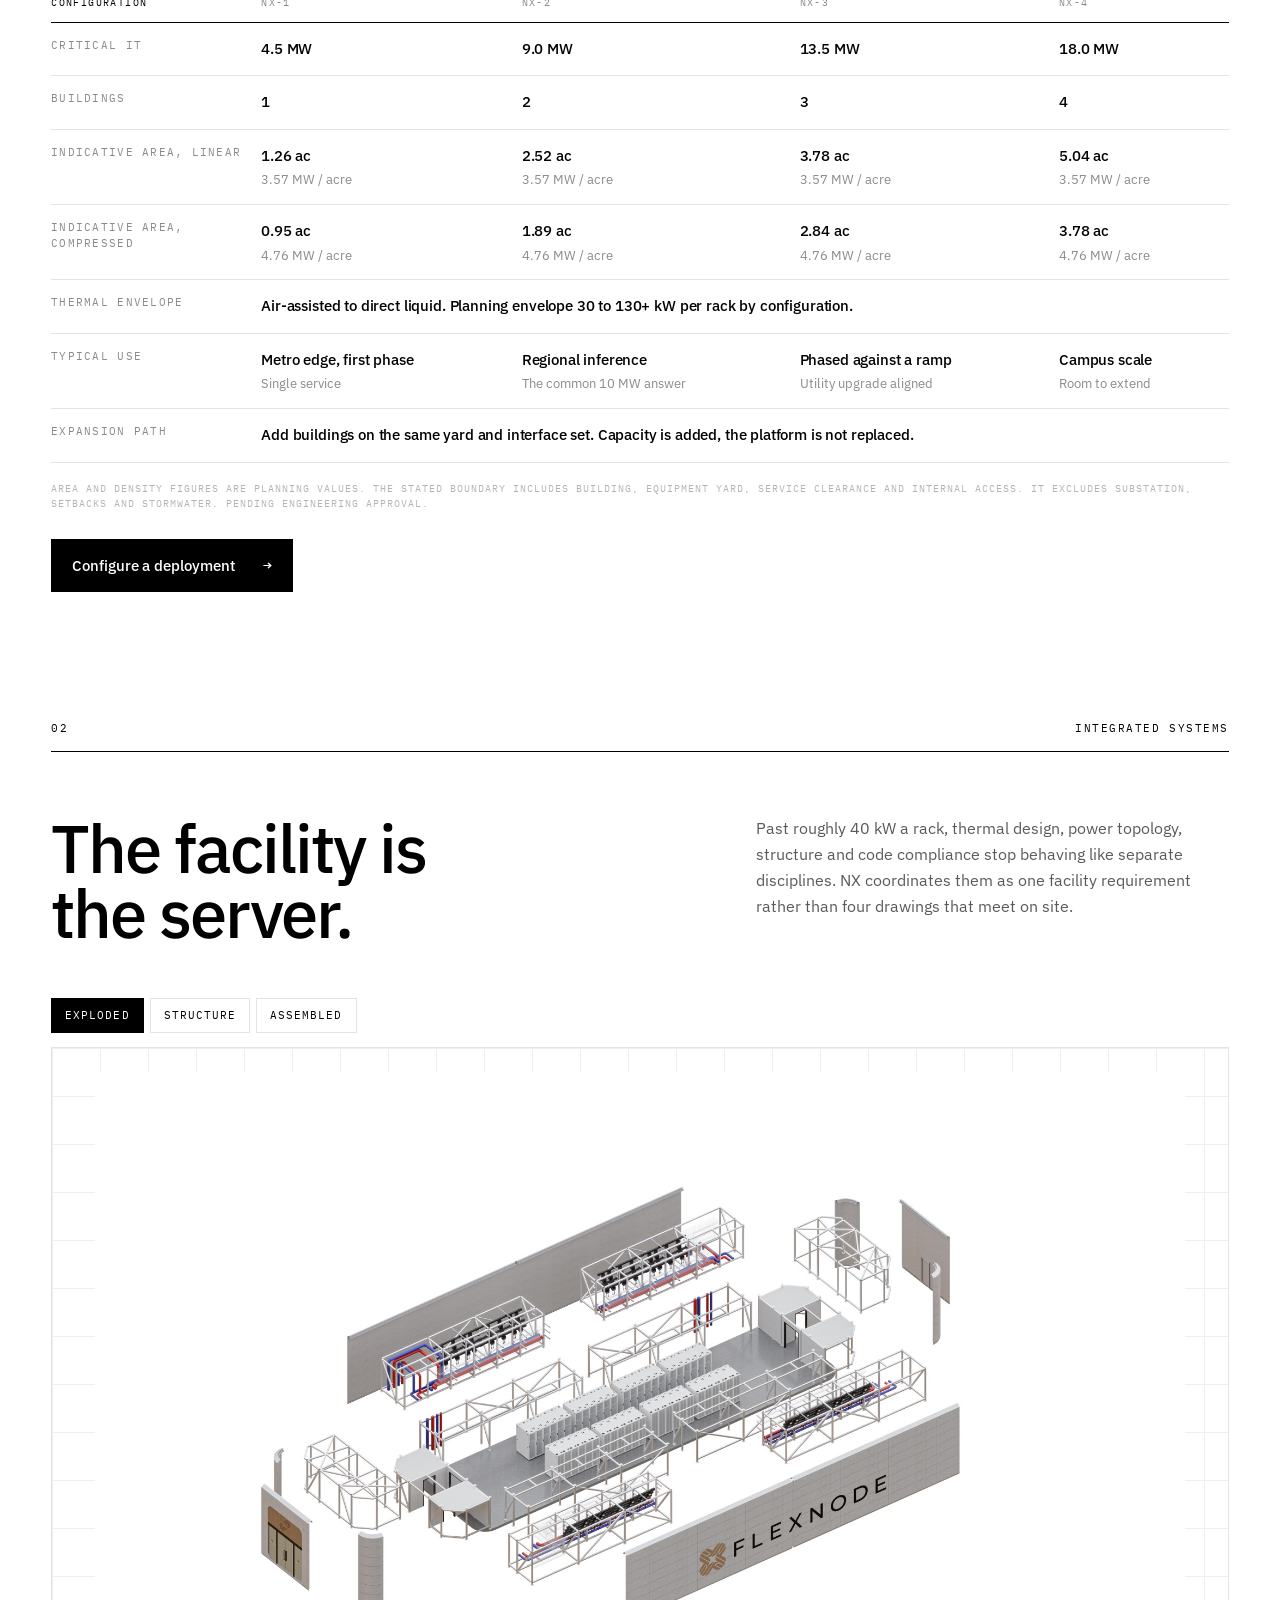
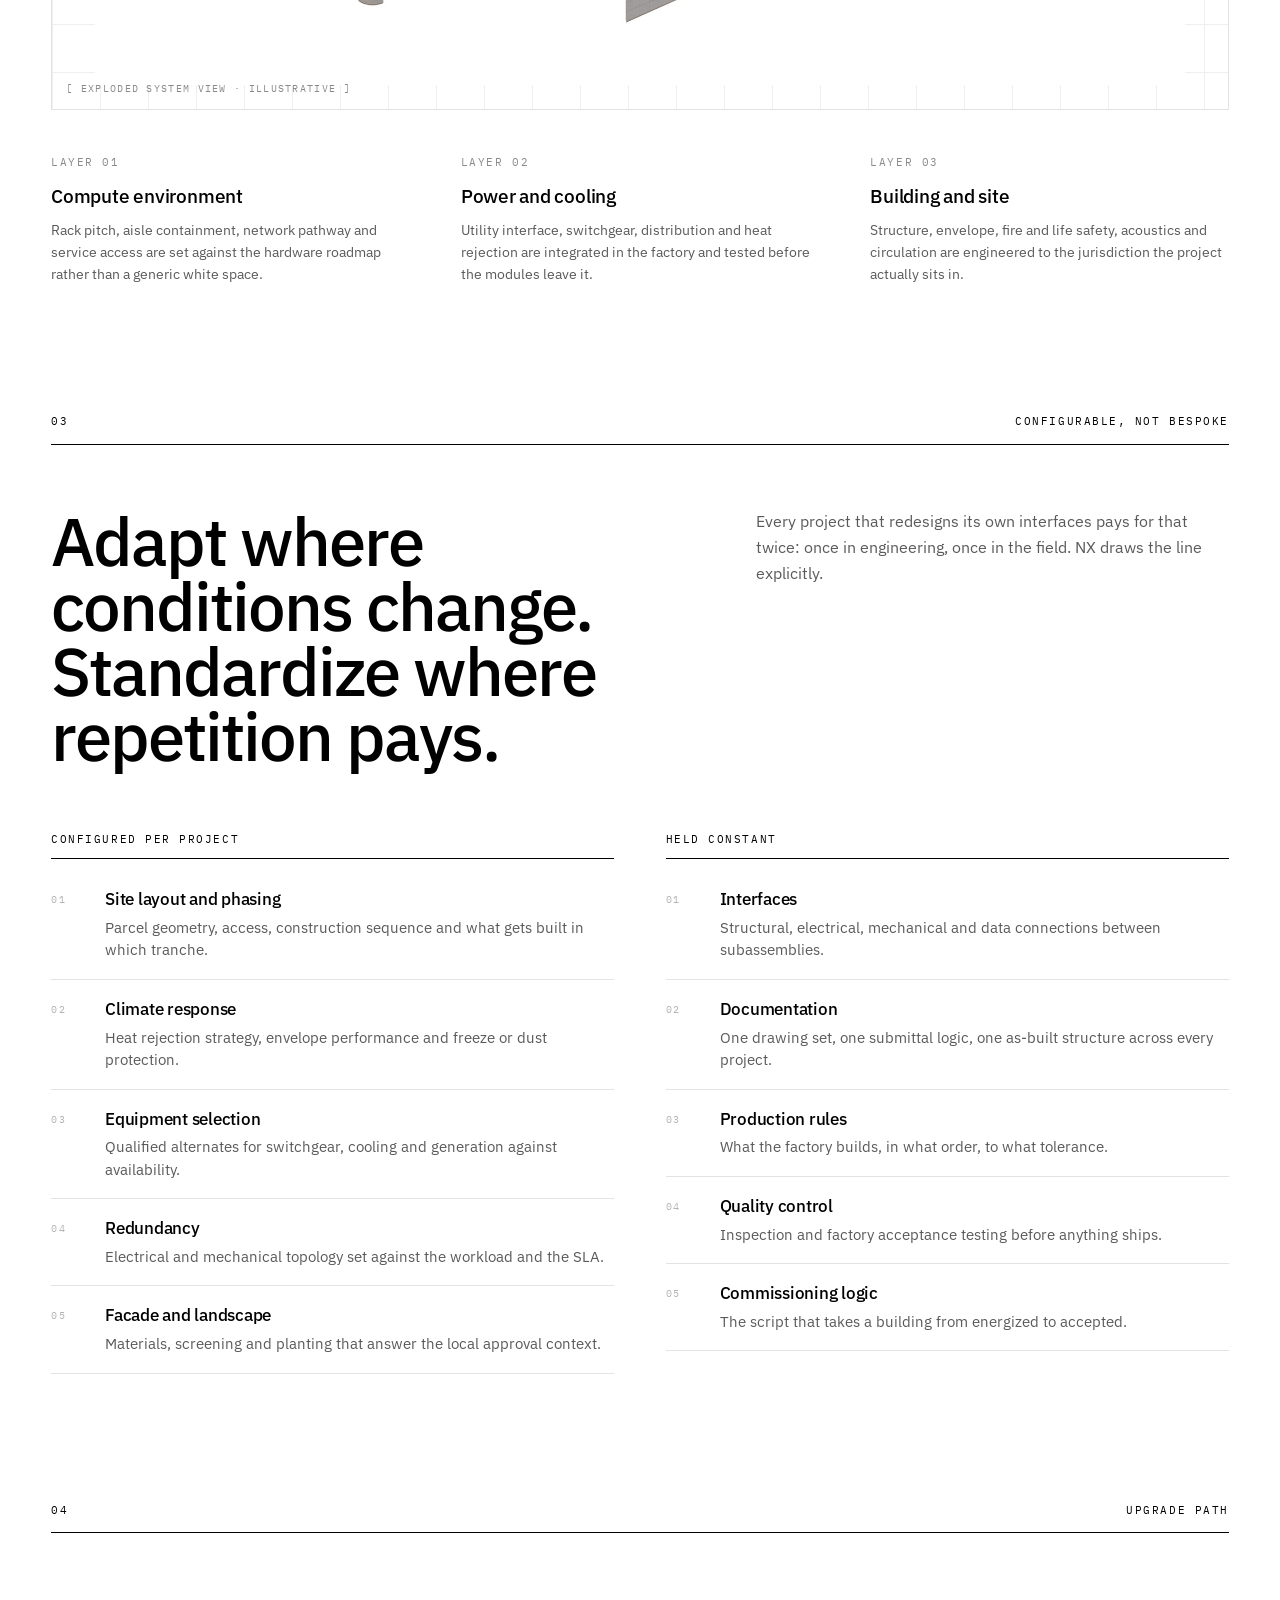
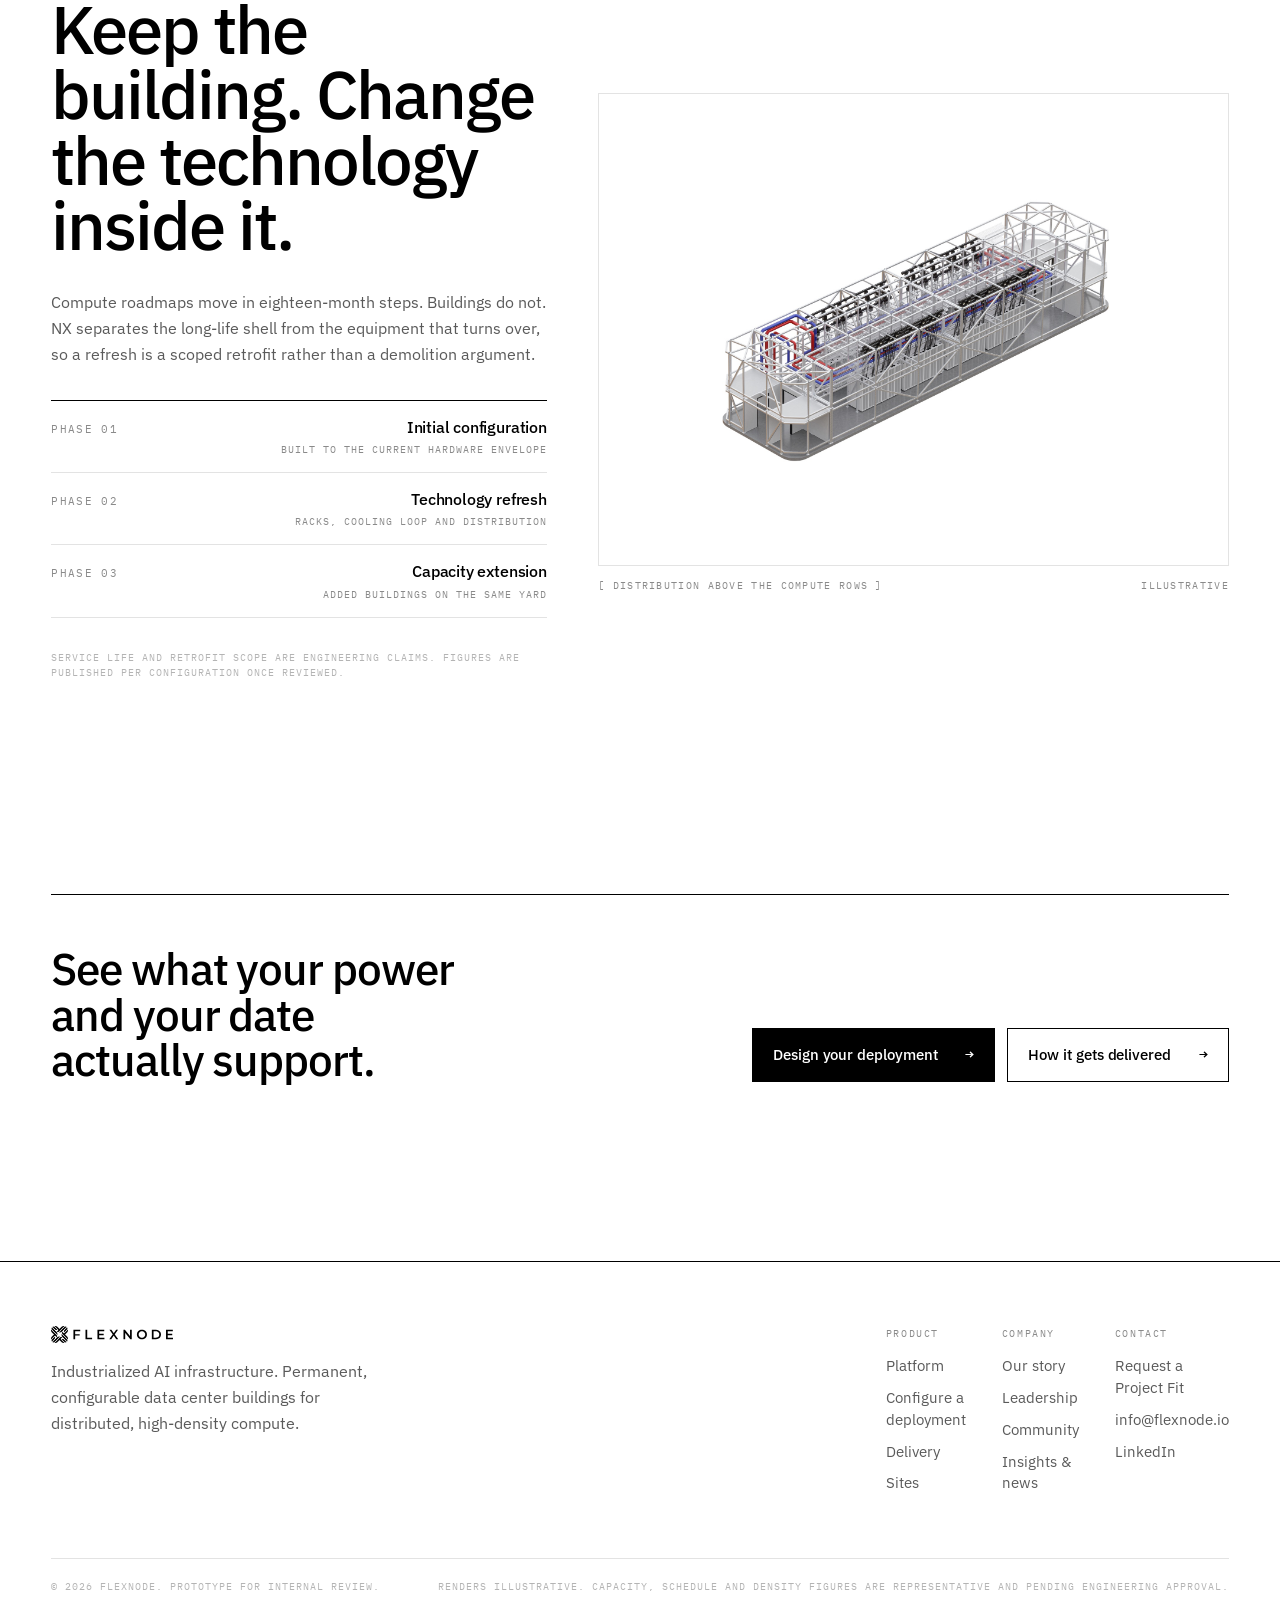
<file: platform.html>
<!doctype html>
<html lang="en">
<head>
<meta charset="utf-8">
<meta name="viewport" content="width=device-width, initial-scale=1">
<title>The NX platform · Flexnode</title>
<meta name="description" content="NX is a permanent, configurable AI data center building. Four configurations from 4.5 to 18 MW critical IT, assembled from factory-built subassemblies.">
<link rel="preconnect" href="https://fonts.googleapis.com">
<link rel="preconnect" href="https://fonts.gstatic.com" crossorigin>
<link href="https://fonts.googleapis.com/css2?family=IBM+Plex+Mono:wght@400;500&family=IBM+Plex+Sans:wght@300;400;500;600&display=swap" rel="stylesheet">
<link rel="stylesheet" href="assets/css/site.css">
<link rel="icon" href="data:image/svg+xml,<svg xmlns='http://www.w3.org/2000/svg' viewBox='0 0 100 100'><rect width='100' height='100' fill='%23fff'/><rect x='30' y='30' width='40' height='40' fill='%23000'/></svg>">
</head>
<body>
<a class="skip" href="#main">Skip to content</a>
<header class="nav">
  <div class="nav-in">
    <a class="nav-logo" href="index.html" aria-label="Flexnode home">
      <img src="assets/logo-horizontal-black.svg" alt="Flexnode">
    </a>
    <nav class="nav-links" aria-label="Primary"><a href="platform.html" aria-current="page">Platform</a><a href="configure.html">Configure</a><a href="delivery.html">Delivery</a><a href="sites.html">Sites</a><a href="community.html">Community</a><a href="company.html">Company</a><a href="insights.html">Insights</a></nav>
    <div class="nav-right">
      <a class="btn btn-sm" href="project-fit.html"><span>Request a Project Fit</span><span class="ar" aria-hidden="true">&#8599;</span></a>
      <button class="nav-burger" data-burger aria-expanded="false" aria-controls="drawer">
        <span class="burger-ico" aria-hidden="true"><span></span><span></span></span>
        <span>Menu</span>
      </button>
    </div>
  </div>
</header>
<div class="drawer" id="drawer"><a class="dl" href="platform.html"><span>Platform</span><span class="idx">01</span></a><a class="dl" href="configure.html"><span>Configure</span><span class="idx">02</span></a><a class="dl" href="delivery.html"><span>Delivery</span><span class="idx">03</span></a><a class="dl" href="sites.html"><span>Sites</span><span class="idx">04</span></a><a class="dl" href="community.html"><span>Community</span><span class="idx">05</span></a><a class="dl" href="company.html"><span>Company</span><span class="idx">06</span></a><a class="dl" href="insights.html"><span>Insights</span><span class="idx">07</span></a><a class="dl" href="team.html"><span>Leadership</span><span class="idx">08</span></a><a class="dl" href="project-fit.html"><span>Request a Project Fit</span><span class="idx">09</span></a></div>
<main id="main">

<section class="sec-tight">
  <div class="wrap">
    <div class="row row-64" style="align-items:end">
      <div class="stack">
        <p class="tag">The NX platform</p>
        <h1 class="d2" style="max-width:14ch">One building system. Four configurations.</h1>
      </div>
      <p class="body-lg">NX is a permanent, liquid-cooling-ready AI data center building assembled from repeatable factory-built subassemblies. The interfaces hold constant. The site response does not.</p>
    </div>
  </div>
</section>

<section class="sec-tight" style="padding-top:0">
  <div class="wrap">
    <figure class="fig">
      <div class="fig-frame" style="aspect-ratio:21/9;overflow:hidden"><img src="assets/img/ctx-mountains.jpg" alt="A completed NX building on a prepared site with a service vehicle and planting for scale" loading="lazy" style="width:100%;height:100%;object-fit:cover"></div>
      <figcaption class="fig-cap"><span>[ Illustrative NX-1, complete building at architectural scale ]</span><span>Service vehicle and planting shown for scale</span></figcaption>
    </figure>
  </div>
</section>

<!-- distinctions -->
<section class="sec-sm">
  <div class="wrap">
    <div class="tiles tiles-3 rv">
      <div class="tile stack stack-sm">
        <span class="mono dim">01 / Building grade</span>
        <p class="d5">Structure, envelope and service life of a building.</p>
        <p class="small">Engineered to the local code with a rated enclosure, fire and life safety, and a maintainable interior. Not a welded appliance on a pad.</p>
      </div>
      <div class="tile stack stack-sm">
        <span class="mono dim">02 / Factory controlled</span>
        <p class="d5">Subassemblies produced and tested before they ship.</p>
        <p class="small">Repeatable production rules, one documentation set and quality control that happens under a roof rather than in weather.</p>
      </div>
      <div class="tile stack stack-sm">
        <span class="mono dim">03 / Site specific</span>
        <p class="d5">Configured for climate, code, equipment and access.</p>
        <p class="small">The same kit answers a Denver lot, a Chicago industrial edge and a Gulf coast parcel without going back to bespoke design.</p>
      </div>
    </div>
  </div>
</section>

<!-- comparison -->
<section class="sec" style="padding-top:clamp(40px,5vw,72px)">
  <div class="wrap">
    <div class="sechead rv"><span class="num">01</span><span class="ttl">The lineup, compared</span></div>
    <div class="tbl-scroll rv">
      <table class="cmp">
        <thead><tr><th scope="col">Configuration</th><th scope="col">NX-1</th><th scope="col">NX-2</th><th scope="col">NX-3</th><th scope="col">NX-4</th></tr></thead>
        <tbody>
          <tr><th scope="row">Critical IT</th><td>4.5 MW</td><td>9.0 MW</td><td>13.5 MW</td><td>18.0 MW</td></tr>
          <tr><th scope="row">Buildings</th><td>1</td><td>2</td><td>3</td><td>4</td></tr>
          <tr><th scope="row">Indicative area, linear</th><td>1.26 ac<span class="sub">3.57 MW / acre</span></td><td>2.52 ac<span class="sub">3.57 MW / acre</span></td><td>3.78 ac<span class="sub">3.57 MW / acre</span></td><td>5.04 ac<span class="sub">3.57 MW / acre</span></td></tr>
          <tr><th scope="row">Indicative area, compressed</th><td>0.95 ac<span class="sub">4.76 MW / acre</span></td><td>1.89 ac<span class="sub">4.76 MW / acre</span></td><td>2.84 ac<span class="sub">4.76 MW / acre</span></td><td>3.78 ac<span class="sub">4.76 MW / acre</span></td></tr>
          <tr><th scope="row">Thermal envelope</th><td colspan="4">Air-assisted to direct liquid. Planning envelope 30 to 130+ kW per rack by configuration.</td></tr>
          <tr><th scope="row">Typical use</th><td>Metro edge, first phase<span class="sub">Single service</span></td><td>Regional inference<span class="sub">The common 10 MW answer</span></td><td>Phased against a ramp<span class="sub">Utility upgrade aligned</span></td><td>Campus scale<span class="sub">Room to extend</span></td></tr>
          <tr><th scope="row">Expansion path</th><td colspan="4">Add buildings on the same yard and interface set. Capacity is added, the platform is not replaced.</td></tr>
        </tbody>
      </table>
    </div>
    <p class="note rv" style="margin-top:18px">Area and density figures are planning values. The stated boundary includes building, equipment yard, service clearance and internal access. It excludes substation, setbacks and stormwater. Pending engineering approval.</p>
    <div class="rv" style="margin-top:28px;display:flex;flex-wrap:wrap;gap:12px">
      <a class="btn btn-solid" href="configure.html"><span>Configure a deployment</span><span class="ar" aria-hidden="true">&#8594;</span></a>
    </div>
  </div>
</section>

<!-- systems -->
<section class="sec" style="padding-top:0">
  <div class="wrap">
    <div class="sechead rv"><span class="num">02</span><span class="ttl">Integrated systems</span></div>
    <div class="row row-64" style="margin-bottom:clamp(30px,4vw,52px)">
      <h2 class="d2 rv" style="max-width:12ch">The facility is the server.</h2>
      <p class="body-lg rv rv-d1">Past roughly 40 kW a rack, thermal design, power topology, structure and code compliance stop behaving like separate disciplines. NX coordinates them as one facility requirement rather than four drawings that meet on site.</p>
    </div>

    <div class="rv rv-d2">
      <div class="opts-inline" data-swap="#sys-stage" role="group" aria-label="System view" style="margin-bottom:14px">
        <button class="chip" data-layer="exp" data-tag="[ Exploded system view &middot; illustrative ]" aria-pressed="true">Exploded</button>
        <button class="chip" data-layer="int" data-tag="[ Structure and distribution &middot; illustrative ]" aria-pressed="false">Structure</button>
        <button class="chip" data-layer="asm" data-tag="[ Assembled enclosure &middot; illustrative ]" aria-pressed="false">Assembled</button>
      </div>
      <div class="stage-view hot" id="sys-stage" style="aspect-ratio:16/9">
        <div class="plate-grid-bg" aria-hidden="true"></div>
        <div class="stage-layer" data-layer-id="exp" data-active="true"><img src="assets/img/nx-exploded.jpg" alt="Exploded axonometric of the NX building showing envelope panels, structural bays, overhead distribution and compute rows" loading="lazy"></div>
        <div class="stage-layer" data-layer-id="int"><img src="assets/img/nx-interior.jpg" alt="NX structural frame with power and cooling distribution above the compute rows" loading="lazy"></div>
        <div class="stage-layer" data-layer-id="asm"><img src="assets/img/nx-exterior.jpg" alt="Assembled NX building, isometric view" loading="lazy"></div>
        <span class="stage-tag" data-stage-tag>[ Exploded system view &middot; illustrative ]</span>
      </div>
    </div>

    <div class="row row-3 rv rv-d3" style="margin-top:clamp(28px,3vw,44px)">
      <div class="stack stack-sm">
        <span class="mono dim">Layer 01</span>
        <p class="d5">Compute environment</p>
        <p class="small">Rack pitch, aisle containment, network pathway and service access are set against the hardware roadmap rather than a generic white space.</p>
      </div>
      <div class="stack stack-sm">
        <span class="mono dim">Layer 02</span>
        <p class="d5">Power and cooling</p>
        <p class="small">Utility interface, switchgear, distribution and heat rejection are integrated in the factory and tested before the modules leave it.</p>
      </div>
      <div class="stack stack-sm">
        <span class="mono dim">Layer 03</span>
        <p class="d5">Building and site</p>
        <p class="small">Structure, envelope, fire and life safety, acoustics and circulation are engineered to the jurisdiction the project actually sits in.</p>
      </div>
    </div>
  </div>
</section>

<!-- configurable vs standardised -->
<section class="sec" style="padding-top:0">
  <div class="wrap">
    <div class="sechead rv"><span class="num">03</span><span class="ttl">Configurable, not bespoke</span></div>
    <div class="row row-64" style="margin-bottom:clamp(30px,4vw,52px)">
      <h2 class="d2 rv" style="max-width:16ch">Adapt where conditions change. Standardize where repetition pays.</h2>
      <p class="body-lg rv rv-d1">Every project that redesigns its own interfaces pays for that twice: once in engineering, once in the field. NX draws the line explicitly.</p>
    </div>
    <div class="row row-2 rv rv-d2">
      <div>
        <p class="mono" style="padding-bottom:12px;border-bottom:1px solid var(--black)">Configured per project</p>
        <ul class="nlist" style="padding:0;margin:0;border-top:0">
          <li><span><span class="lh">Site layout and phasing</span><span class="ld">Parcel geometry, access, construction sequence and what gets built in which tranche.</span></span></li>
          <li><span><span class="lh">Climate response</span><span class="ld">Heat rejection strategy, envelope performance and freeze or dust protection.</span></span></li>
          <li><span><span class="lh">Equipment selection</span><span class="ld">Qualified alternates for switchgear, cooling and generation against availability.</span></span></li>
          <li><span><span class="lh">Redundancy</span><span class="ld">Electrical and mechanical topology set against the workload and the SLA.</span></span></li>
          <li><span><span class="lh">Facade and landscape</span><span class="ld">Materials, screening and planting that answer the local approval context.</span></span></li>
        </ul>
      </div>
      <div>
        <p class="mono" style="padding-bottom:12px;border-bottom:1px solid var(--black)">Held constant</p>
        <ul class="nlist" style="padding:0;margin:0;border-top:0">
          <li><span><span class="lh">Interfaces</span><span class="ld">Structural, electrical, mechanical and data connections between subassemblies.</span></span></li>
          <li><span><span class="lh">Documentation</span><span class="ld">One drawing set, one submittal logic, one as-built structure across every project.</span></span></li>
          <li><span><span class="lh">Production rules</span><span class="ld">What the factory builds, in what order, to what tolerance.</span></span></li>
          <li><span><span class="lh">Quality control</span><span class="ld">Inspection and factory acceptance testing before anything ships.</span></span></li>
          <li><span><span class="lh">Commissioning logic</span><span class="ld">The script that takes a building from energized to accepted.</span></span></li>
        </ul>
      </div>
    </div>
  </div>
</section>

<!-- upgrade path -->
<section class="sec" style="padding-top:0">
  <div class="wrap">
    <div class="sechead rv"><span class="num">04</span><span class="ttl">Upgrade path</span></div>
    <div class="row row-46" style="align-items:center">
      <div class="stack stack-lg rv">
        <h2 class="d2" style="max-width:14ch">Keep the building. Change the technology inside it.</h2>
        <p class="body-lg">Compute roadmaps move in eighteen-month steps. Buildings do not. NX separates the long-life shell from the equipment that turns over, so a refresh is a scoped retrofit rather than a demolition argument.</p>
        <dl class="spec">
          <div class="spec-row"><dt>Phase 01</dt><dd>Initial configuration<span class="sub">Built to the current hardware envelope</span></dd></div>
          <div class="spec-row"><dt>Phase 02</dt><dd>Technology refresh<span class="sub">Racks, cooling loop and distribution</span></dd></div>
          <div class="spec-row"><dt>Phase 03</dt><dd>Capacity extension<span class="sub">Added buildings on the same yard</span></dd></div>
        </dl>
        <p class="note">Service life and retrofit scope are engineering claims. Figures are published per configuration once reviewed.</p>
      </div>
      <figure class="fig rv rv-d1">
        <div class="fig-frame" style="aspect-ratio:4/3;overflow:hidden;display:flex;align-items:center;justify-content:center"><img src="assets/img/nx-interior.jpg" alt="Interior structural frame showing overhead power and cooling distribution above the compute rows" loading="lazy" style="width:100%;height:100%;object-fit:contain;padding:3%"></div>
        <figcaption class="fig-cap"><span>[ Distribution above the compute rows ]</span><span>Illustrative</span></figcaption>
      </figure>
    </div>
  </div>
</section>

<section class="sec-sm">
  <div class="wrap">
    <div class="rv" style="border-top:1px solid var(--black);padding-top:clamp(32px,4vw,56px);display:flex;flex-wrap:wrap;gap:24px;justify-content:space-between;align-items:end">
      <h2 class="d3" style="max-width:16ch">See what your power and your date actually support.</h2>
      <div style="display:flex;flex-wrap:wrap;gap:12px">
        <a class="btn btn-solid" href="configure.html"><span>Design your deployment</span><span class="ar" aria-hidden="true">&#8594;</span></a>
        <a class="btn" href="delivery.html"><span>How it gets delivered</span><span class="ar" aria-hidden="true">&#8594;</span></a>
      </div>
    </div>
  </div>
</section>

</main>
<footer class="foot">
  <div class="wrap">
    <div class="foot-grid">
      <div class="stack stack-sm">
        <img src="assets/logo-horizontal-black.svg" alt="Flexnode" style="height:17px;width:auto">
        <p class="body" style="max-width:34ch;margin-top:16px">Industrialized AI infrastructure. Permanent, configurable data center buildings for distributed, high-density compute.</p>
      </div>
      <div class="foot-nav">
        <span class="h">Product</span>
        <a href="platform.html">Platform</a>
        <a href="configure.html">Configure a deployment</a>
        <a href="delivery.html">Delivery</a>
        <a href="sites.html">Sites</a>
      </div>
      <div class="foot-nav">
        <span class="h">Company</span>
        <a href="company.html">Our story</a>
        <a href="team.html">Leadership</a>
        <a href="community.html">Community</a>
        <a href="insights.html">Insights &amp; news</a>
      </div>
      <div class="foot-nav">
        <span class="h">Contact</span>
        <a href="project-fit.html">Request a Project Fit</a>
        <a href="mailto:info@flexnode.io">info@flexnode.io</a>
        <a href="https://www.linkedin.com/company/flexnode" rel="noopener">LinkedIn</a>
      </div>
    </div>
    <div class="foot-btm">
      <span class="note">&copy; <span data-year>2026</span> Flexnode. Prototype for internal review.</span>
      <span class="note">Renders illustrative. Capacity, schedule and density figures are representative and pending engineering approval.</span>
    </div>
  </div>
</footer>
<script src="assets/js/site.js"></script>
</body>
</html>
</file>
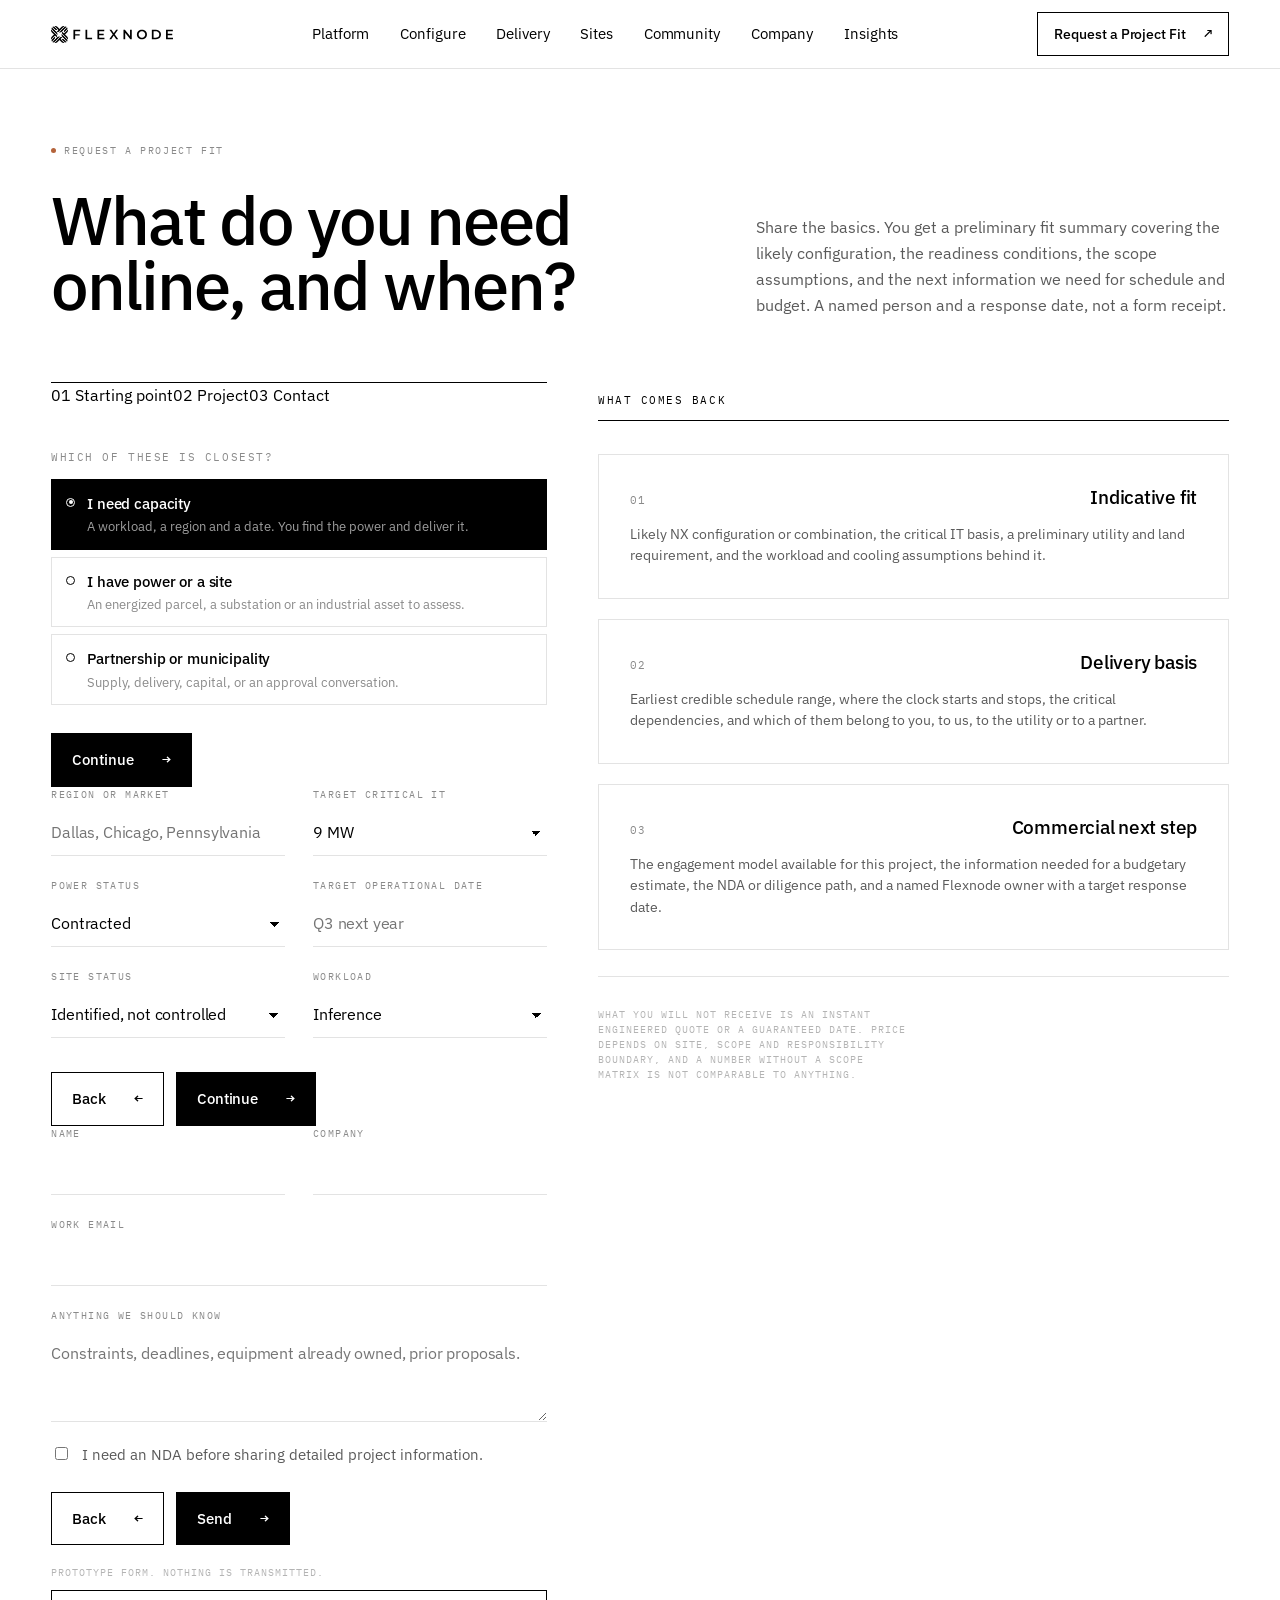
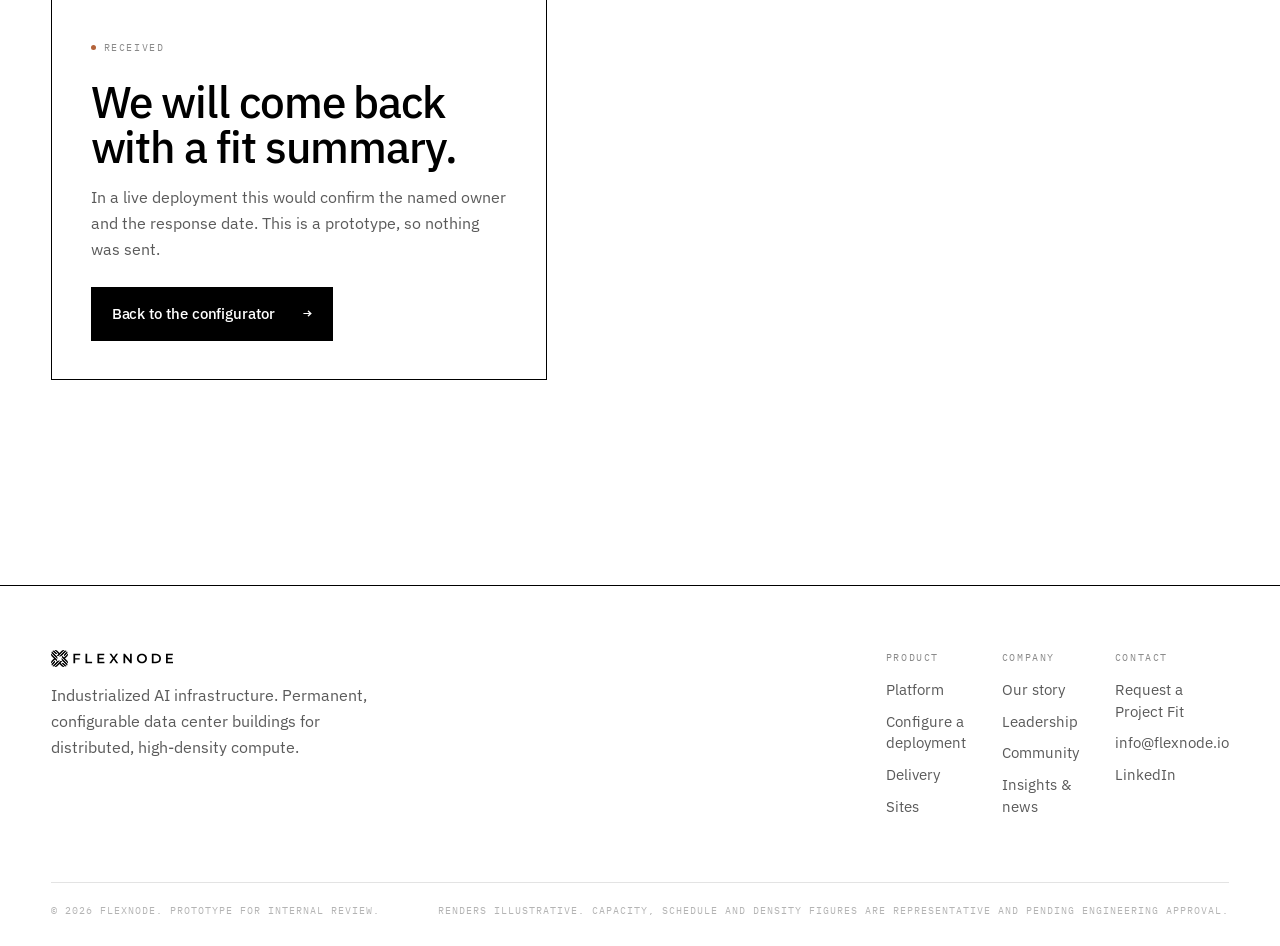
<file: project-fit.html>
<!doctype html>
<html lang="en">
<head>
<meta charset="utf-8">
<meta name="viewport" content="width=device-width, initial-scale=1">
<title>Request a Project Fit · Flexnode</title>
<meta name="description" content="Share the capacity, the place and the date. Flexnode returns a preliminary fit summary with configuration, readiness conditions, scope assumptions and a named owner.">
<link rel="preconnect" href="https://fonts.googleapis.com">
<link rel="preconnect" href="https://fonts.gstatic.com" crossorigin>
<link href="https://fonts.googleapis.com/css2?family=IBM+Plex+Mono:wght@400;500&family=IBM+Plex+Sans:wght@300;400;500;600&display=swap" rel="stylesheet">
<link rel="stylesheet" href="assets/css/site.css">
<link rel="icon" href="data:image/svg+xml,<svg xmlns='http://www.w3.org/2000/svg' viewBox='0 0 100 100'><rect width='100' height='100' fill='%23fff'/><rect x='30' y='30' width='40' height='40' fill='%23000'/></svg>">
</head>
<body>
<a class="skip" href="#main">Skip to content</a>
<header class="nav">
  <div class="nav-in">
    <a class="nav-logo" href="index.html" aria-label="Flexnode home">
      <img src="assets/logo-horizontal-black.svg" alt="Flexnode">
    </a>
    <nav class="nav-links" aria-label="Primary"><a href="platform.html">Platform</a><a href="configure.html">Configure</a><a href="delivery.html">Delivery</a><a href="sites.html">Sites</a><a href="community.html">Community</a><a href="company.html">Company</a><a href="insights.html">Insights</a></nav>
    <div class="nav-right">
      <a class="btn btn-sm" href="project-fit.html"><span>Request a Project Fit</span><span class="ar" aria-hidden="true">&#8599;</span></a>
      <button class="nav-burger" data-burger aria-expanded="false" aria-controls="drawer">
        <span class="burger-ico" aria-hidden="true"><span></span><span></span></span>
        <span>Menu</span>
      </button>
    </div>
  </div>
</header>
<div class="drawer" id="drawer"><a class="dl" href="platform.html"><span>Platform</span><span class="idx">01</span></a><a class="dl" href="configure.html"><span>Configure</span><span class="idx">02</span></a><a class="dl" href="delivery.html"><span>Delivery</span><span class="idx">03</span></a><a class="dl" href="sites.html"><span>Sites</span><span class="idx">04</span></a><a class="dl" href="community.html"><span>Community</span><span class="idx">05</span></a><a class="dl" href="company.html"><span>Company</span><span class="idx">06</span></a><a class="dl" href="insights.html"><span>Insights</span><span class="idx">07</span></a><a class="dl" href="team.html"><span>Leadership</span><span class="idx">08</span></a><a class="dl" href="project-fit.html"><span>Request a Project Fit</span><span class="idx">09</span></a></div>
<main id="main">

<section class="sec-tight">
  <div class="wrap">
    <div class="row row-64" style="align-items:end">
      <div class="stack">
        <p class="tag">Request a Project Fit</p>
        <h1 class="d2" style="max-width:15ch">What do you need online, and when?</h1>
      </div>
      <p class="body-lg">Share the basics. You get a preliminary fit summary covering the likely configuration, the readiness conditions, the scope assumptions, and the next information we need for schedule and budget. A named person and a response date, not a form receipt.</p>
    </div>
  </div>
</section>

<section style="padding-bottom:clamp(60px,8vw,120px)">
  <div class="wrap">
    <div class="row row-46" style="align-items:start">

      <!-- FORM -->
      <div>
        <div id="carry-banner" class="rv" style="display:none;border:1px solid var(--black);padding:18px 20px;margin-bottom:28px">
          <p class="mono dim" style="margin-bottom:8px">Carried from the configurator</p>
          <p class="d5" id="carry-text">&middot;</p>
          <a class="tlink tlink-dim" href="configure.html" style="margin-top:12px">Change the configuration <span class="ar" aria-hidden="true">&#8594;</span></a>
        </div>

        <form class="rv" id="fitform" novalidate>
          <div style="display:flex;gap:0;border-top:1px solid var(--black);margin-bottom:32px">
            <span class="fstep" data-step="1" data-on="true">01 Starting point</span>
            <span class="fstep" data-step="2">02 Project</span>
            <span class="fstep" data-step="3">03 Contact</span>
          </div>

          <!-- STEP 1 -->
          <fieldset class="fpanel" data-panel="1" data-on="true" style="border:0;padding:0;margin:0">
            <legend class="sr">Starting point</legend>
            <p class="mono dim" style="margin-bottom:14px">Which of these is closest?</p>
            <div class="opts" data-fgroup="start">
              <button type="button" class="opt" data-val="capacity" aria-pressed="true"><span class="dot"></span><span><span class="ot">I need capacity</span><span class="od">A workload, a region and a date. You find the power and deliver it.</span></span></button>
              <button type="button" class="opt" data-val="site"><span class="dot"></span><span><span class="ot">I have power or a site</span><span class="od">An energized parcel, a substation or an industrial asset to assess.</span></span></button>
              <button type="button" class="opt" data-val="partner"><span class="dot"></span><span><span class="ot">Partnership or municipality</span><span class="od">Supply, delivery, capital, or an approval conversation.</span></span></button>
            </div>
            <button type="button" class="btn btn-solid fnext" data-goto="2" style="margin-top:28px"><span>Continue</span><span class="ar" aria-hidden="true">&#8594;</span></button>
          </fieldset>

          <!-- STEP 2 -->
          <fieldset class="fpanel" data-panel="2" style="border:0;padding:0;margin:0">
            <legend class="sr">Project</legend>
            <div class="row row-2" style="gap:0 28px">
              <div class="field"><label for="f-region">Region or market</label><input type="text" id="f-region" placeholder="Dallas, Chicago, Pennsylvania"></div>
              <div class="field"><label for="f-mw">Target critical IT</label>
                <select id="f-mw"><option>Not sure yet</option><option>4.5 MW</option><option selected>9 MW</option><option>13.5 MW</option><option>18 MW</option><option>More than 18 MW</option></select>
              </div>
              <div class="field"><label for="f-power">Power status</label>
                <select id="f-power"><option>Energized</option><option selected>Contracted</option><option>Planned or in queue</option><option>Under diligence</option><option>None identified</option></select>
              </div>
              <div class="field"><label for="f-date">Target operational date</label><input type="text" id="f-date" placeholder="Q3 next year"></div>
              <div class="field"><label for="f-site">Site status</label>
                <select id="f-site"><option>Owned or controlled</option><option selected>Identified, not controlled</option><option>Searching</option><option>Portfolio of candidates</option></select>
              </div>
              <div class="field"><label for="f-work">Workload</label>
                <select id="f-work"><option selected>Inference</option><option>Training</option><option>Mixed</option><option>Enterprise or sovereign</option><option>Not sure yet</option></select>
              </div>
            </div>
            <div style="display:flex;gap:12px;flex-wrap:wrap;margin-top:12px">
              <button type="button" class="btn fnext" data-goto="1"><span>Back</span><span class="ar" aria-hidden="true">&#8592;</span></button>
              <button type="button" class="btn btn-solid fnext" data-goto="3"><span>Continue</span><span class="ar" aria-hidden="true">&#8594;</span></button>
            </div>
          </fieldset>

          <!-- STEP 3 -->
          <fieldset class="fpanel" data-panel="3" style="border:0;padding:0;margin:0">
            <legend class="sr">Contact</legend>
            <div class="row row-2" style="gap:0 28px">
              <div class="field"><label for="f-name">Name</label><input type="text" id="f-name"></div>
              <div class="field"><label for="f-co">Company</label><input type="text" id="f-co"></div>
            </div>
            <div class="field"><label for="f-email">Work email</label><input type="email" id="f-email"></div>
            <div class="field"><label for="f-note">Anything we should know</label><textarea id="f-note" placeholder="Constraints, deadlines, equipment already owned, prior proposals."></textarea></div>
            <label style="display:flex;gap:11px;align-items:flex-start;font-size:14.5px;line-height:1.5;color:var(--ink-60);margin:4px 0 26px;cursor:pointer">
              <input type="checkbox" id="f-nda" style="margin-top:3px">
              <span>I need an NDA before sharing detailed project information.</span>
            </label>
            <div style="display:flex;gap:12px;flex-wrap:wrap">
              <button type="button" class="btn fnext" data-goto="2"><span>Back</span><span class="ar" aria-hidden="true">&#8592;</span></button>
              <button type="submit" class="btn btn-solid"><span>Send</span><span class="ar" aria-hidden="true">&#8594;</span></button>
            </div>
            <p class="note" style="margin-top:20px">Prototype form. Nothing is transmitted.</p>
          </fieldset>

          <div class="fpanel" data-panel="done" style="border:1px solid var(--black);padding:clamp(24px,3vw,40px)">
            <p class="tag">Received</p>
            <h2 class="d3" style="margin-top:14px;max-width:18ch">We will come back with a fit summary.</h2>
            <p class="body-lg" style="margin-top:16px">In a live deployment this would confirm the named owner and the response date. This is a prototype, so nothing was sent.</p>
            <a class="btn btn-solid" href="configure.html" style="margin-top:24px"><span>Back to the configurator</span><span class="ar" aria-hidden="true">&#8594;</span></a>
          </div>
        </form>
      </div>

      <!-- SAMPLE RESPONSE -->
      <div class="rv rv-d1">
        <p class="mono" style="padding-bottom:12px;border-bottom:1px solid var(--black)">What comes back</p>
        <div class="stack" style="padding-top:22px">
          <div class="card">
            <div class="card-head"><span class="mono dim">01</span><span class="d5">Indicative fit</span></div>
            <p class="small card-body">Likely NX configuration or combination, the critical IT basis, a preliminary utility and land requirement, and the workload and cooling assumptions behind it.</p>
          </div>
          <div class="card">
            <div class="card-head"><span class="mono dim">02</span><span class="d5">Delivery basis</span></div>
            <p class="small card-body">Earliest credible schedule range, where the clock starts and stops, the critical dependencies, and which of them belong to you, to us, to the utility or to a partner.</p>
          </div>
          <div class="card">
            <div class="card-head"><span class="mono dim">03</span><span class="d5">Commercial next step</span></div>
            <p class="small card-body">The engagement model available for this project, the information needed for a budgetary estimate, the NDA or diligence path, and a named Flexnode owner with a target response date.</p>
          </div>
        </div>
        <div style="border-top:1px solid var(--rule);margin-top:26px;padding-top:20px">
          <p class="note" style="max-width:52ch">What you will not receive is an instant engineered quote or a guaranteed date. Price depends on site, scope and responsibility boundary, and a number without a scope matrix is not comparable to anything.</p>
        </div>
      </div>

    </div>
  </div>
</section>

</main>
<footer class="foot">
  <div class="wrap">
    <div class="foot-grid">
      <div class="stack stack-sm">
        <img src="assets/logo-horizontal-black.svg" alt="Flexnode" style="height:17px;width:auto">
        <p class="body" style="max-width:34ch;margin-top:16px">Industrialized AI infrastructure. Permanent, configurable data center buildings for distributed, high-density compute.</p>
      </div>
      <div class="foot-nav">
        <span class="h">Product</span>
        <a href="platform.html">Platform</a>
        <a href="configure.html">Configure a deployment</a>
        <a href="delivery.html">Delivery</a>
        <a href="sites.html">Sites</a>
      </div>
      <div class="foot-nav">
        <span class="h">Company</span>
        <a href="company.html">Our story</a>
        <a href="team.html">Leadership</a>
        <a href="community.html">Community</a>
        <a href="insights.html">Insights &amp; news</a>
      </div>
      <div class="foot-nav">
        <span class="h">Contact</span>
        <a href="project-fit.html">Request a Project Fit</a>
        <a href="mailto:info@flexnode.io">info@flexnode.io</a>
        <a href="https://www.linkedin.com/company/flexnode" rel="noopener">LinkedIn</a>
      </div>
    </div>
    <div class="foot-btm">
      <span class="note">&copy; <span data-year>2026</span> Flexnode. Prototype for internal review.</span>
      <span class="note">Renders illustrative. Capacity, schedule and density figures are representative and pending engineering approval.</span>
    </div>
  </div>
</footer>
<script src="assets/js/site.js"></script>
<script>
(function(){
  var form=document.getElementById('fitform'); if(!form) return;
  function show(p){
    form.querySelectorAll('.fpanel').forEach(function(x){x.setAttribute('data-on', x.getAttribute('data-panel')===p?'true':'false')});
    form.querySelectorAll('.fstep').forEach(function(s){s.setAttribute('data-on', (p!=='done' && +s.getAttribute('data-step')<=+p)?'true':'false')});
  }
  show('1');
  form.addEventListener('click',function(e){
    var n=e.target.closest('.fnext'); if(n){ show(n.getAttribute('data-goto')); return; }
    var o=e.target.closest('[data-fgroup] [data-val]');
    if(o){ o.closest('[data-fgroup]').querySelectorAll('[data-val]').forEach(function(b){b.setAttribute('aria-pressed','false')}); o.setAttribute('aria-pressed','true'); }
  });
  form.addEventListener('submit',function(e){ e.preventDefault(); show('done'); window.scrollTo({top:form.getBoundingClientRect().top+window.scrollY-120, behavior:'smooth'}); });

  // carry configuration through from the configurator
  var q=new URLSearchParams(location.search);
  if(q.get('code')){
    var b=document.getElementById('carry-banner');
    document.getElementById('carry-text').textContent =
      (q.get('model')||'').toUpperCase().replace('NX','NX-') + ' · ' + (q.get('mw')||'?') + ' MW critical IT · ' + (q.get('power')||'?') + ' MW available · ' + q.get('code');
    b.style.display='block';
    var mw=document.getElementById('f-mw');
    if(mw) Array.prototype.forEach.call(mw.options,function(op){ if(op.text===q.get('mw')+' MW') mw.value=op.value; });
  }
})();
</script>
</body>
</html>
</file>
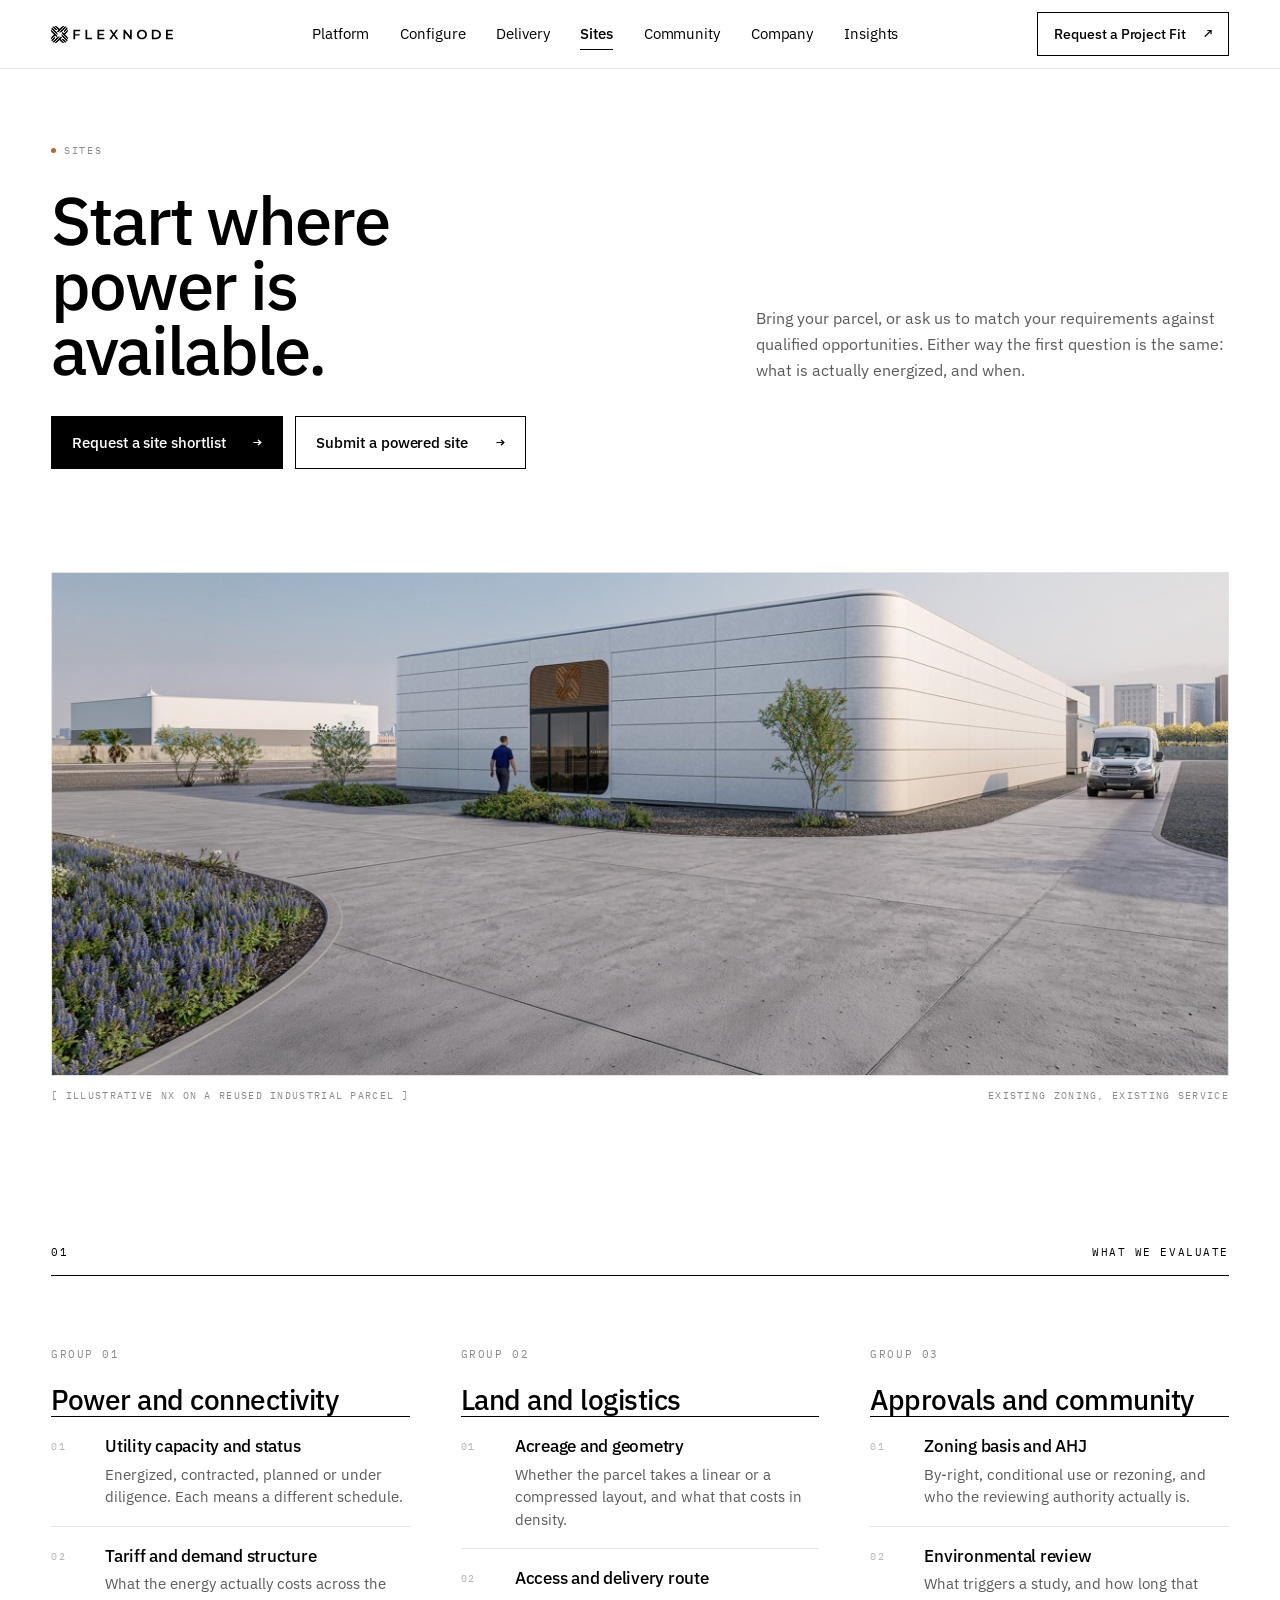
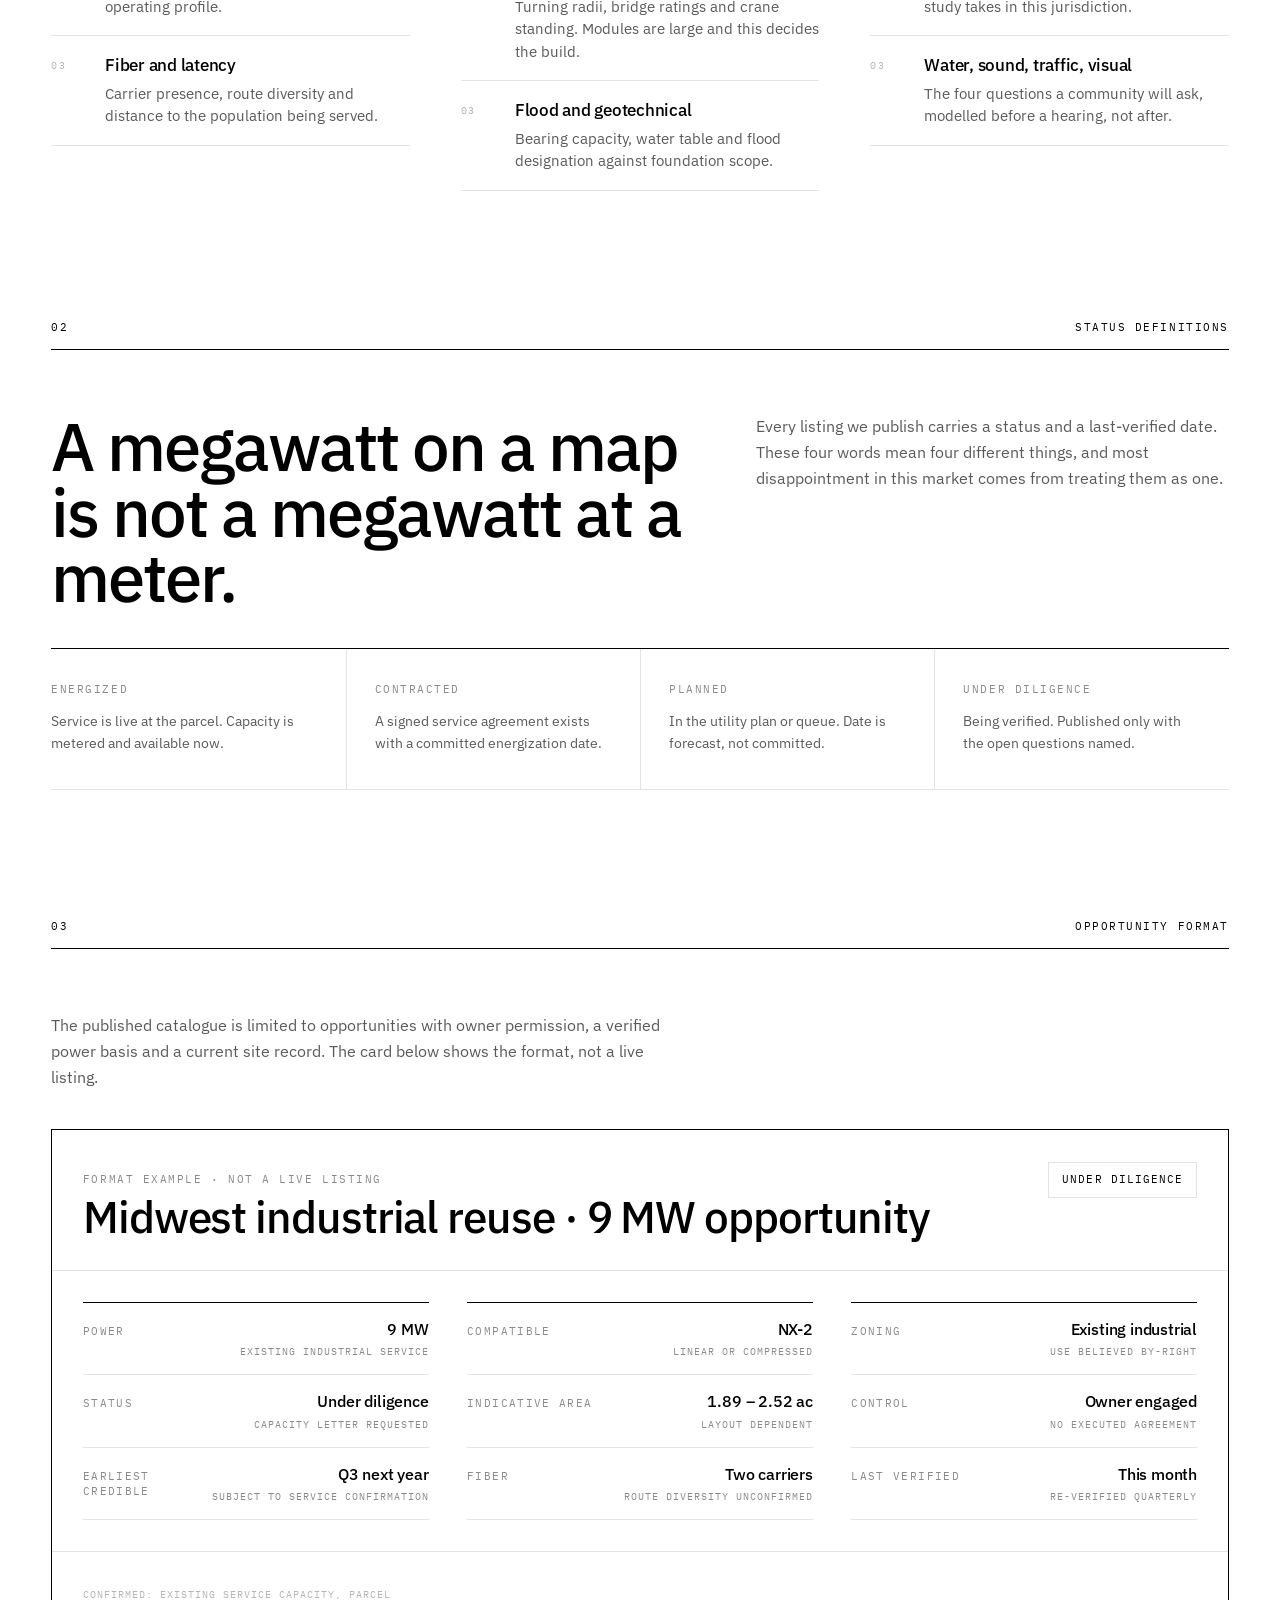
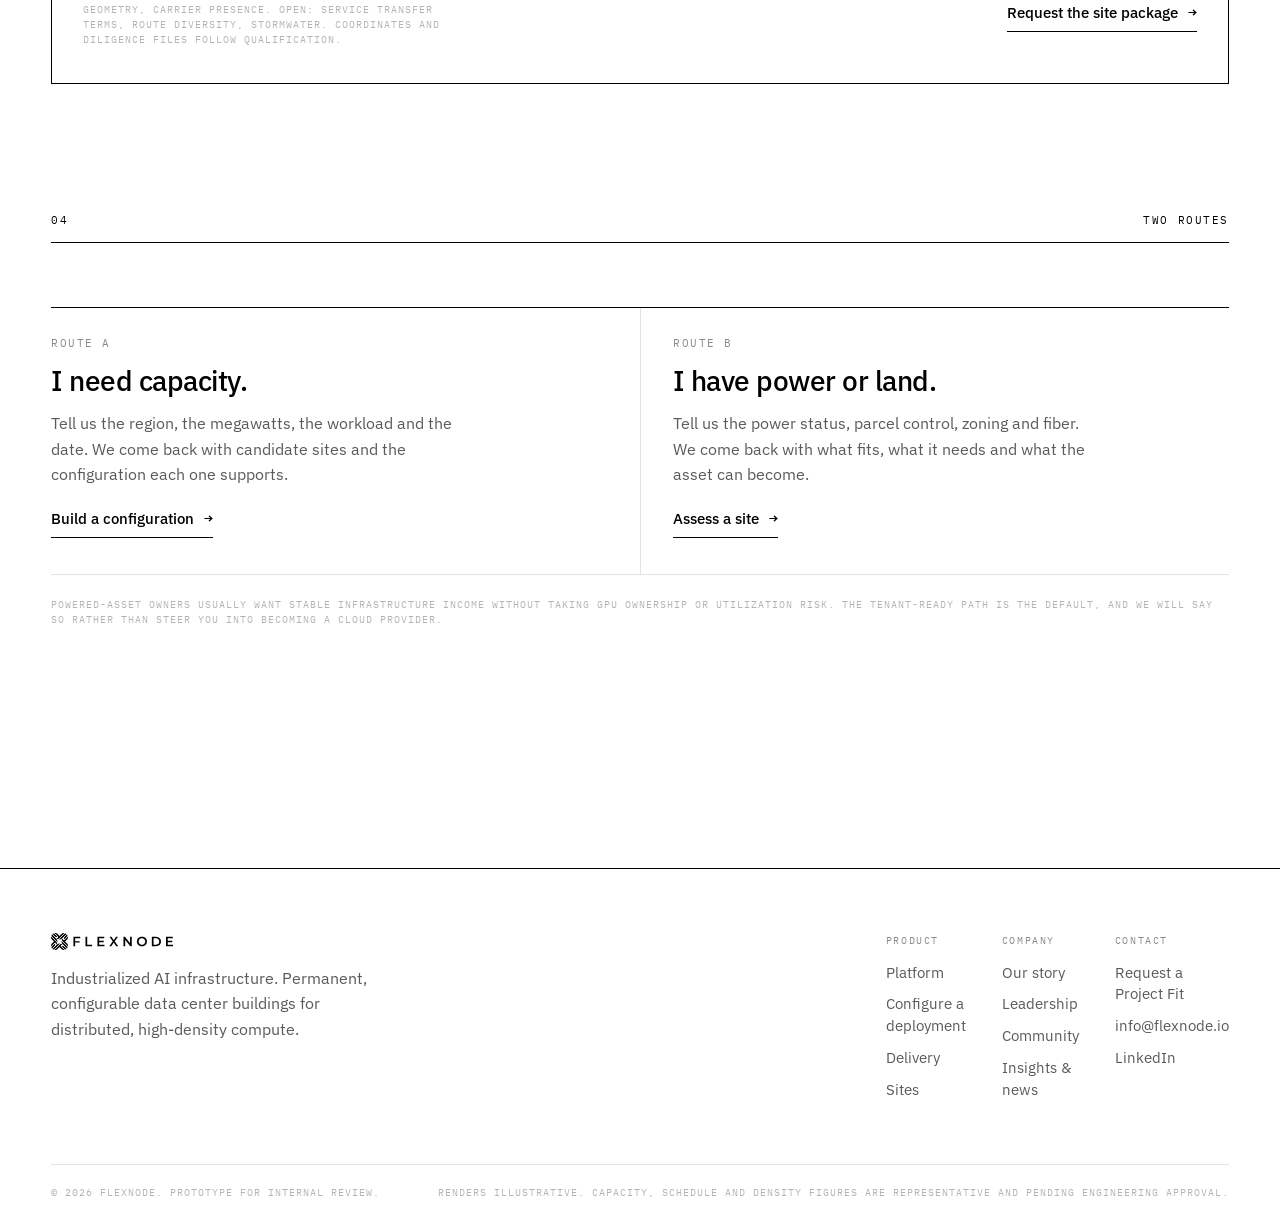
<file: sites.html>
<!doctype html>
<html lang="en">
<head>
<meta charset="utf-8">
<meta name="viewport" content="width=device-width, initial-scale=1">
<title>Sites · Flexnode</title>
<meta name="description" content="Start where power is available. What Flexnode evaluates on a site, what each power status actually means, and the two routes into a project.">
<link rel="preconnect" href="https://fonts.googleapis.com">
<link rel="preconnect" href="https://fonts.gstatic.com" crossorigin>
<link href="https://fonts.googleapis.com/css2?family=IBM+Plex+Mono:wght@400;500&family=IBM+Plex+Sans:wght@300;400;500;600&display=swap" rel="stylesheet">
<link rel="stylesheet" href="assets/css/site.css">
<link rel="icon" href="data:image/svg+xml,<svg xmlns='http://www.w3.org/2000/svg' viewBox='0 0 100 100'><rect width='100' height='100' fill='%23fff'/><rect x='30' y='30' width='40' height='40' fill='%23000'/></svg>">
</head>
<body>
<a class="skip" href="#main">Skip to content</a>
<header class="nav">
  <div class="nav-in">
    <a class="nav-logo" href="index.html" aria-label="Flexnode home">
      <img src="assets/logo-horizontal-black.svg" alt="Flexnode">
    </a>
    <nav class="nav-links" aria-label="Primary"><a href="platform.html">Platform</a><a href="configure.html">Configure</a><a href="delivery.html">Delivery</a><a href="sites.html" aria-current="page">Sites</a><a href="community.html">Community</a><a href="company.html">Company</a><a href="insights.html">Insights</a></nav>
    <div class="nav-right">
      <a class="btn btn-sm" href="project-fit.html"><span>Request a Project Fit</span><span class="ar" aria-hidden="true">&#8599;</span></a>
      <button class="nav-burger" data-burger aria-expanded="false" aria-controls="drawer">
        <span class="burger-ico" aria-hidden="true"><span></span><span></span></span>
        <span>Menu</span>
      </button>
    </div>
  </div>
</header>
<div class="drawer" id="drawer"><a class="dl" href="platform.html"><span>Platform</span><span class="idx">01</span></a><a class="dl" href="configure.html"><span>Configure</span><span class="idx">02</span></a><a class="dl" href="delivery.html"><span>Delivery</span><span class="idx">03</span></a><a class="dl" href="sites.html"><span>Sites</span><span class="idx">04</span></a><a class="dl" href="community.html"><span>Community</span><span class="idx">05</span></a><a class="dl" href="company.html"><span>Company</span><span class="idx">06</span></a><a class="dl" href="insights.html"><span>Insights</span><span class="idx">07</span></a><a class="dl" href="team.html"><span>Leadership</span><span class="idx">08</span></a><a class="dl" href="project-fit.html"><span>Request a Project Fit</span><span class="idx">09</span></a></div>
<main id="main">

<section class="sec-tight">
  <div class="wrap">
    <div class="row row-64" style="align-items:end">
      <div class="stack">
        <p class="tag">Sites</p>
        <h1 class="d2" style="max-width:13ch">Start where power is available.</h1>
      </div>
      <p class="body-lg">Bring your parcel, or ask us to match your requirements against qualified opportunities. Either way the first question is the same: what is actually energized, and when.</p>
    </div>
    <div class="rv" style="display:flex;flex-wrap:wrap;gap:12px;margin-top:32px">
      <a class="btn btn-solid" href="project-fit.html"><span>Request a site shortlist</span><span class="ar" aria-hidden="true">&#8594;</span></a>
      <a class="btn" href="project-fit.html"><span>Submit a powered site</span><span class="ar" aria-hidden="true">&#8594;</span></a>
    </div>
  </div>
</section>

<section class="sec-tight" style="padding-top:clamp(28px,3vw,48px)">
  <div class="wrap">
    <figure class="fig rv">
      <div class="fig-frame" style="aspect-ratio:21/9;overflow:hidden"><img src="assets/img/ctx-industrial.jpg" alt="An NX deployment on a flat industrial parcel with warehouse neighbours and a distant skyline" loading="lazy" style="width:100%;height:100%;object-fit:cover;object-position:center 62%"></div>
      <figcaption class="fig-cap"><span>[ Illustrative NX on a reused industrial parcel ]</span><span>Existing zoning, existing service</span></figcaption>
    </figure>
  </div>
</section>

<section class="sec" style="padding-top:clamp(48px,6vw,96px)">
  <div class="wrap">
    <div class="sechead rv"><span class="num">01</span><span class="ttl">What we evaluate</span></div>
    <div class="row row-3 rv">
      <div class="stack">
        <span class="mono dim">Group 01</span>
        <p class="d4">Power and connectivity</p>
        <ul class="nlist" style="padding:0;margin:0">
          <li><span><span class="lh">Utility capacity and status</span><span class="ld">Energized, contracted, planned or under diligence. Each means a different schedule.</span></span></li>
          <li><span><span class="lh">Tariff and demand structure</span><span class="ld">What the energy actually costs across the operating profile.</span></span></li>
          <li><span><span class="lh">Fiber and latency</span><span class="ld">Carrier presence, route diversity and distance to the population being served.</span></span></li>
        </ul>
      </div>
      <div class="stack">
        <span class="mono dim">Group 02</span>
        <p class="d4">Land and logistics</p>
        <ul class="nlist" style="padding:0;margin:0">
          <li><span><span class="lh">Acreage and geometry</span><span class="ld">Whether the parcel takes a linear or a compressed layout, and what that costs in density.</span></span></li>
          <li><span><span class="lh">Access and delivery route</span><span class="ld">Turning radii, bridge ratings and crane standing. Modules are large and this decides the build.</span></span></li>
          <li><span><span class="lh">Flood and geotechnical</span><span class="ld">Bearing capacity, water table and flood designation against foundation scope.</span></span></li>
        </ul>
      </div>
      <div class="stack">
        <span class="mono dim">Group 03</span>
        <p class="d4">Approvals and community</p>
        <ul class="nlist" style="padding:0;margin:0">
          <li><span><span class="lh">Zoning basis and AHJ</span><span class="ld">By-right, conditional use or rezoning, and who the reviewing authority actually is.</span></span></li>
          <li><span><span class="lh">Environmental review</span><span class="ld">What triggers a study, and how long that study takes in this jurisdiction.</span></span></li>
          <li><span><span class="lh">Water, sound, traffic, visual</span><span class="ld">The four questions a community will ask, modelled before a hearing, not after.</span></span></li>
        </ul>
      </div>
    </div>
  </div>
</section>

<section class="sec" style="padding-top:0">
  <div class="wrap">
    <div class="sechead rv"><span class="num">02</span><span class="ttl">Status definitions</span></div>
    <div class="row row-64" style="margin-bottom:clamp(28px,3vw,44px)">
      <h2 class="d2 rv" style="max-width:16ch">A megawatt on a map is not a megawatt at a meter.</h2>
      <p class="body-lg rv rv-d1">Every listing we publish carries a status and a last-verified date. These four words mean four different things, and most disappointment in this market comes from treating them as one.</p>
    </div>
    <div class="tiles tiles-3 rv rv-d2" style="grid-template-columns:repeat(auto-fit,minmax(200px,1fr))">
      <div class="tile stack stack-sm"><span class="mono dim">Energized</span><p class="small">Service is live at the parcel. Capacity is metered and available now.</p></div>
      <div class="tile stack stack-sm"><span class="mono dim">Contracted</span><p class="small">A signed service agreement exists with a committed energization date.</p></div>
      <div class="tile stack stack-sm"><span class="mono dim">Planned</span><p class="small">In the utility plan or queue. Date is forecast, not committed.</p></div>
      <div class="tile stack stack-sm"><span class="mono dim">Under diligence</span><p class="small">Being verified. Published only with the open questions named.</p></div>
    </div>
  </div>
</section>

<section class="sec" style="padding-top:0">
  <div class="wrap">
    <div class="sechead rv"><span class="num">03</span><span class="ttl">Opportunity format</span></div>
    <p class="body-lg rv" style="margin-bottom:clamp(28px,3vw,44px);max-width:64ch">The published catalogue is limited to opportunities with owner permission, a verified power basis and a current site record. The card below shows the format, not a live listing.</p>

    <div class="rv rv-d1" style="border:1px solid var(--black)">
      <div style="display:grid;grid-template-columns:1fr;gap:0">
        <div style="padding:clamp(20px,2.4vw,32px);border-bottom:1px solid var(--rule);display:flex;flex-wrap:wrap;gap:20px;justify-content:space-between;align-items:baseline">
          <div><p class="mono dim" style="margin-bottom:8px">Format example &middot; not a live listing</p><p class="d3">Midwest industrial reuse &middot; 9 MW opportunity</p></div>
          <span class="chip" aria-hidden="true" style="pointer-events:none">Under diligence</span>
        </div>
        <div class="row row-3" style="padding:clamp(20px,2.4vw,32px);gap:clamp(20px,3vw,48px)">
          <dl class="spec" style="margin:0">
            <div class="spec-row"><dt>Power</dt><dd>9 MW<span class="sub">Existing industrial service</span></dd></div>
            <div class="spec-row"><dt>Status</dt><dd>Under diligence<span class="sub">Capacity letter requested</span></dd></div>
            <div class="spec-row"><dt>Earliest credible</dt><dd>Q3 next year<span class="sub">Subject to service confirmation</span></dd></div>
          </dl>
          <dl class="spec" style="margin:0">
            <div class="spec-row"><dt>Compatible</dt><dd>NX-2<span class="sub">Linear or compressed</span></dd></div>
            <div class="spec-row"><dt>Indicative area</dt><dd>1.89 &ndash; 2.52 ac<span class="sub">Layout dependent</span></dd></div>
            <div class="spec-row"><dt>Fiber</dt><dd>Two carriers<span class="sub">Route diversity unconfirmed</span></dd></div>
          </dl>
          <dl class="spec" style="margin:0">
            <div class="spec-row"><dt>Zoning</dt><dd>Existing industrial<span class="sub">Use believed by-right</span></dd></div>
            <div class="spec-row"><dt>Control</dt><dd>Owner engaged<span class="sub">No executed agreement</span></dd></div>
            <div class="spec-row"><dt>Last verified</dt><dd>This month<span class="sub">Re-verified quarterly</span></dd></div>
          </dl>
        </div>
        <div style="padding:clamp(18px,2vw,26px) clamp(20px,2.4vw,32px);border-top:1px solid var(--rule);display:flex;flex-wrap:wrap;gap:16px;justify-content:space-between;align-items:center">
          <p class="note" style="max-width:62ch">Confirmed: existing service capacity, parcel geometry, carrier presence. Open: service transfer terms, route diversity, stormwater. Coordinates and diligence files follow qualification.</p>
          <a class="tlink" href="project-fit.html">Request the site package <span class="ar" aria-hidden="true">&#8594;</span></a>
        </div>
      </div>
    </div>
  </div>
</section>

<section class="sec" style="padding-top:0">
  <div class="wrap">
    <div class="sechead rv"><span class="num">04</span><span class="ttl">Two routes</span></div>
    <div class="routes rv">
      <a class="route" href="configure.html">
        <span class="mono dim">Route A</span>
        <span class="d4">I need capacity.</span>
        <p class="body" style="max-width:42ch">Tell us the region, the megawatts, the workload and the date. We come back with candidate sites and the configuration each one supports.</p>
        <span class="tlink" style="align-self:flex-start;margin-top:6px">Build a configuration <span class="ar" aria-hidden="true">&#8594;</span></span>
      </a>
      <a class="route" href="project-fit.html">
        <span class="mono dim">Route B</span>
        <span class="d4">I have power or land.</span>
        <p class="body" style="max-width:42ch">Tell us the power status, parcel control, zoning and fiber. We come back with what fits, what it needs and what the asset can become.</p>
        <span class="tlink" style="align-self:flex-start;margin-top:6px">Assess a site <span class="ar" aria-hidden="true">&#8594;</span></span>
      </a>
    </div>
    <p class="note rv" style="margin-top:22px">Powered-asset owners usually want stable infrastructure income without taking GPU ownership or utilization risk. The tenant-ready path is the default, and we will say so rather than steer you into becoming a cloud provider.</p>
  </div>
</section>

</main>
<footer class="foot">
  <div class="wrap">
    <div class="foot-grid">
      <div class="stack stack-sm">
        <img src="assets/logo-horizontal-black.svg" alt="Flexnode" style="height:17px;width:auto">
        <p class="body" style="max-width:34ch;margin-top:16px">Industrialized AI infrastructure. Permanent, configurable data center buildings for distributed, high-density compute.</p>
      </div>
      <div class="foot-nav">
        <span class="h">Product</span>
        <a href="platform.html">Platform</a>
        <a href="configure.html">Configure a deployment</a>
        <a href="delivery.html">Delivery</a>
        <a href="sites.html">Sites</a>
      </div>
      <div class="foot-nav">
        <span class="h">Company</span>
        <a href="company.html">Our story</a>
        <a href="team.html">Leadership</a>
        <a href="community.html">Community</a>
        <a href="insights.html">Insights &amp; news</a>
      </div>
      <div class="foot-nav">
        <span class="h">Contact</span>
        <a href="project-fit.html">Request a Project Fit</a>
        <a href="mailto:info@flexnode.io">info@flexnode.io</a>
        <a href="https://www.linkedin.com/company/flexnode" rel="noopener">LinkedIn</a>
      </div>
    </div>
    <div class="foot-btm">
      <span class="note">&copy; <span data-year>2026</span> Flexnode. Prototype for internal review.</span>
      <span class="note">Renders illustrative. Capacity, schedule and density figures are representative and pending engineering approval.</span>
    </div>
  </div>
</footer>
<script src="assets/js/site.js"></script>
</body>
</html>
</file>
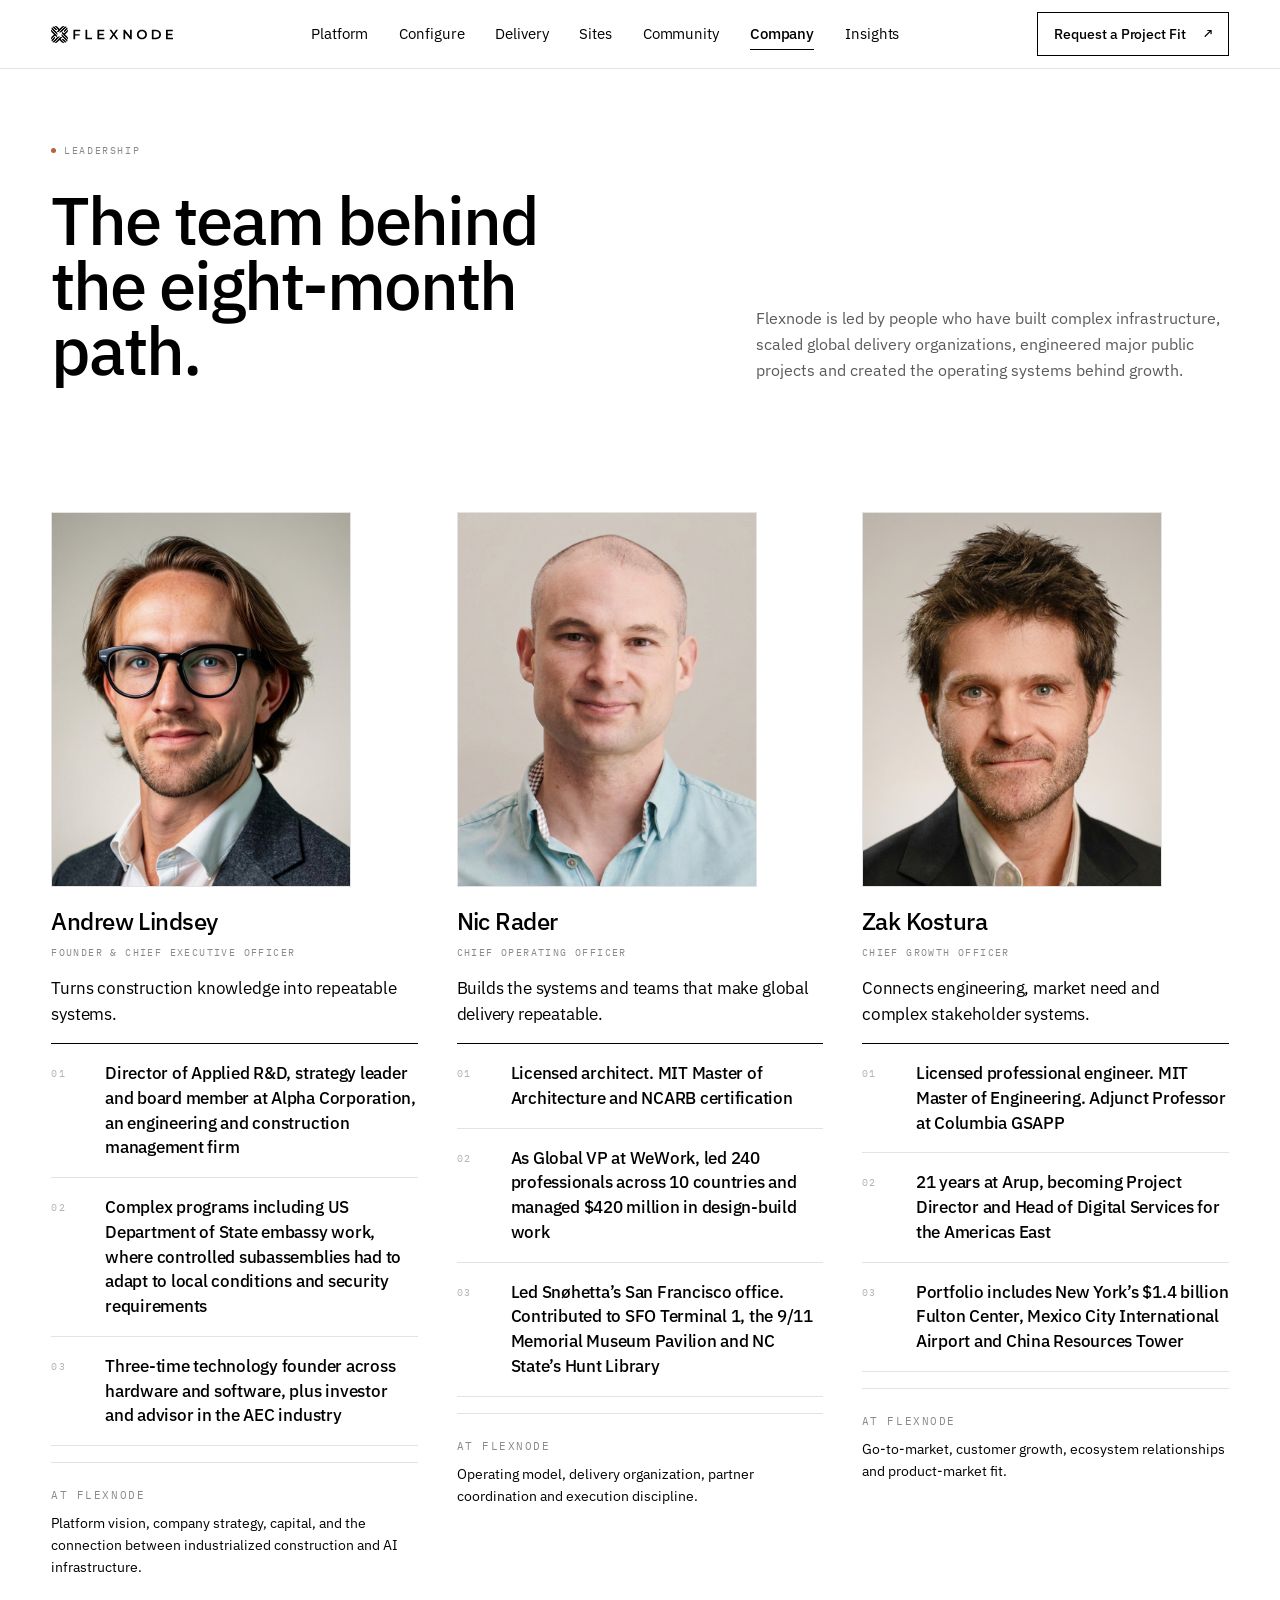
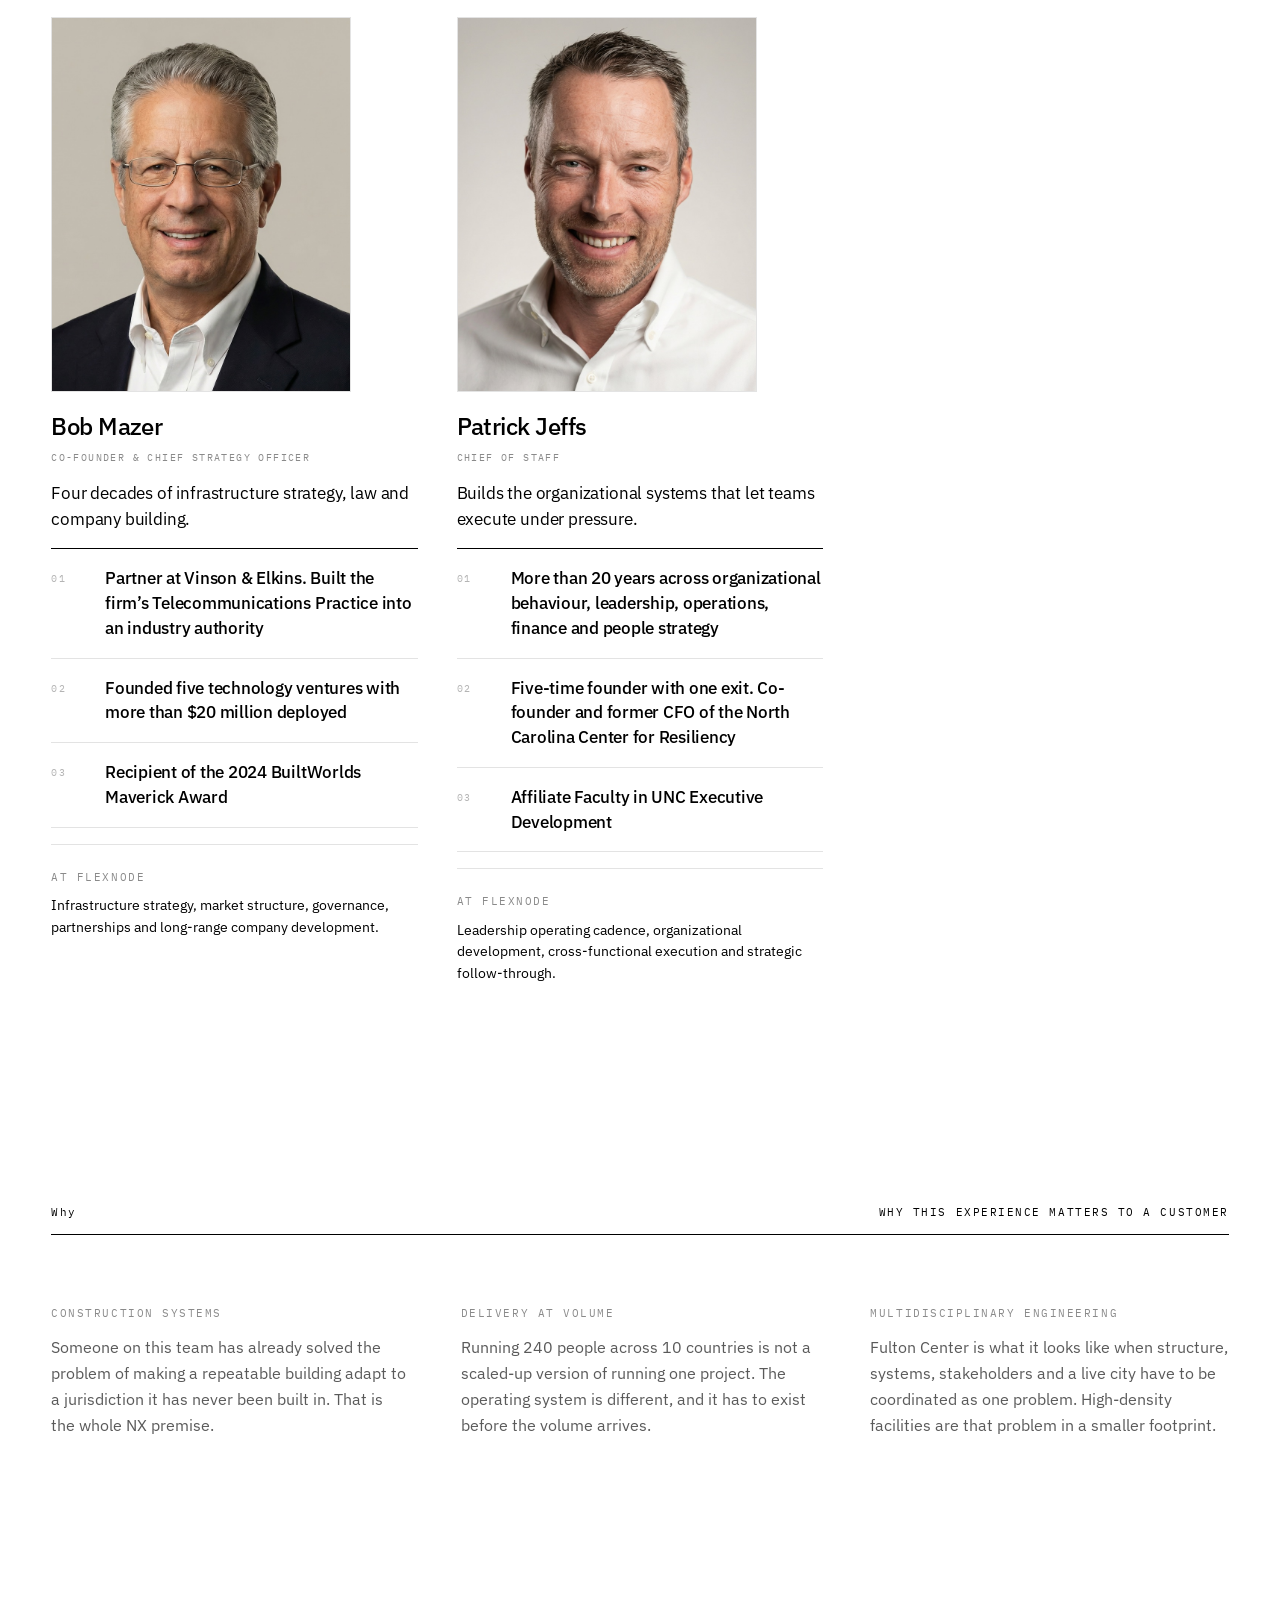
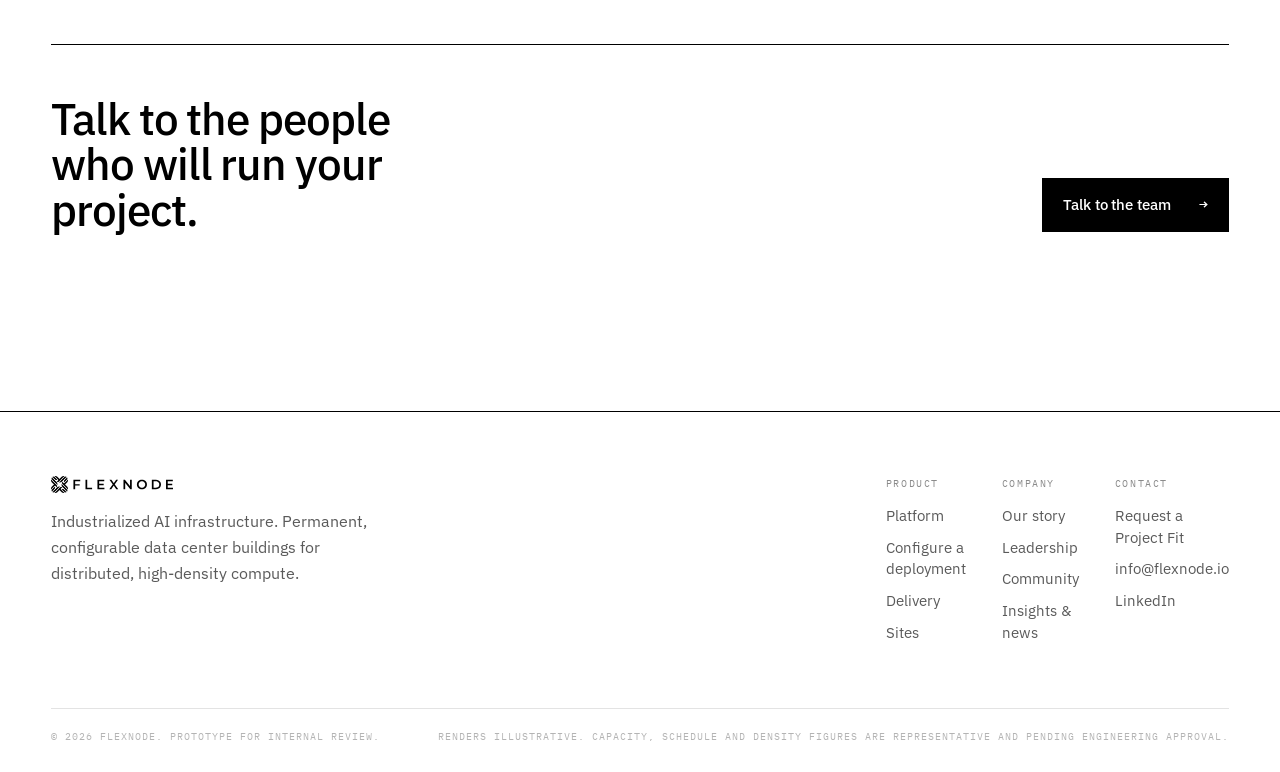
<file: team.html>
<!doctype html>
<html lang="en">
<head>
<meta charset="utf-8">
<meta name="viewport" content="width=device-width, initial-scale=1">
<title>Leadership · Flexnode</title>
<meta name="description" content="Flexnode is led by people who have built complex infrastructure, scaled global delivery organizations and engineered major public projects.">
<link rel="preconnect" href="https://fonts.googleapis.com">
<link rel="preconnect" href="https://fonts.gstatic.com" crossorigin>
<link href="https://fonts.googleapis.com/css2?family=IBM+Plex+Mono:wght@400;500&family=IBM+Plex+Sans:wght@300;400;500;600&display=swap" rel="stylesheet">
<link rel="stylesheet" href="assets/css/site.css">
<link rel="icon" href="data:image/svg+xml,<svg xmlns='http://www.w3.org/2000/svg' viewBox='0 0 100 100'><rect width='100' height='100' fill='%23fff'/><rect x='30' y='30' width='40' height='40' fill='%23000'/></svg>">
</head>
<body>
<a class="skip" href="#main">Skip to content</a>
<header class="nav">
  <div class="nav-in">
    <a class="nav-logo" href="index.html" aria-label="Flexnode home">
      <img src="assets/logo-horizontal-black.svg" alt="Flexnode">
    </a>
    <nav class="nav-links" aria-label="Primary"><a href="platform.html">Platform</a><a href="configure.html">Configure</a><a href="delivery.html">Delivery</a><a href="sites.html">Sites</a><a href="community.html">Community</a><a href="company.html" aria-current="page">Company</a><a href="insights.html">Insights</a></nav>
    <div class="nav-right">
      <a class="btn btn-sm" href="project-fit.html"><span>Request a Project Fit</span><span class="ar" aria-hidden="true">&#8599;</span></a>
      <button class="nav-burger" data-burger aria-expanded="false" aria-controls="drawer">
        <span class="burger-ico" aria-hidden="true"><span></span><span></span></span>
        <span>Menu</span>
      </button>
    </div>
  </div>
</header>
<div class="drawer" id="drawer"><a class="dl" href="platform.html"><span>Platform</span><span class="idx">01</span></a><a class="dl" href="configure.html"><span>Configure</span><span class="idx">02</span></a><a class="dl" href="delivery.html"><span>Delivery</span><span class="idx">03</span></a><a class="dl" href="sites.html"><span>Sites</span><span class="idx">04</span></a><a class="dl" href="community.html"><span>Community</span><span class="idx">05</span></a><a class="dl" href="company.html"><span>Company</span><span class="idx">06</span></a><a class="dl" href="insights.html"><span>Insights</span><span class="idx">07</span></a><a class="dl" href="team.html"><span>Leadership</span><span class="idx">08</span></a><a class="dl" href="project-fit.html"><span>Request a Project Fit</span><span class="idx">09</span></a></div>
<main id="main">

<section class="sec-tight">
  <div class="wrap">
    <div class="row row-64" style="align-items:end">
      <div class="stack">
        <p class="tag">Leadership</p>
        <h1 class="d2" style="max-width:14ch">The team behind the eight-month path.</h1>
      </div>
      <p class="body-lg">Flexnode is led by people who have built complex infrastructure, scaled global delivery organizations, engineered major public projects and created the operating systems behind growth.</p>
    </div>
  </div>
</section>

<section class="sec" style="padding-top:clamp(40px,5vw,72px)">
  <div class="wrap">
    <div class="people">
      <article class="person rv">
        <div class="person-ph person-photo">
          <img src="assets/img/team-andrew.jpg" alt="Portrait of Andrew Lindsey" loading="lazy">
        </div>
        <div>
          <h3>Andrew Lindsey</h3>
          <p class="role">Founder &amp; Chief Executive Officer</p>
        </div>
        <p class="lede" style="font-size:17px;max-width:38ch">Turns construction knowledge into repeatable systems.</p>
        <ul class="nlist" style="padding:0;margin:0"><li><span class="lh">Director of Applied R&amp;D, strategy leader and board member at Alpha Corporation, an engineering and construction management firm</span></li><li><span class="lh">Complex programs including US Department of State embassy work, where controlled subassemblies had to adapt to local conditions and security requirements</span></li><li><span class="lh">Three-time technology founder across hardware and software, plus investor and advisor in the AEC industry</span></li></ul>
        <div style="border-top:1px solid var(--rule);padding-top:14px">
          <p class="mono dim">At Flexnode</p>
          <p class="small" style="margin-top:7px;color:var(--black)">Platform vision, company strategy, capital, and the connection between industrialized construction and AI infrastructure.</p>
        </div>
      </article>
      <article class="person rv">
        <div class="person-ph person-photo">
          <img src="assets/img/team-nic.jpg" alt="Portrait of Nic Rader" loading="lazy">
        </div>
        <div>
          <h3>Nic Rader</h3>
          <p class="role">Chief Operating Officer</p>
        </div>
        <p class="lede" style="font-size:17px;max-width:38ch">Builds the systems and teams that make global delivery repeatable.</p>
        <ul class="nlist" style="padding:0;margin:0"><li><span class="lh">Licensed architect. MIT Master of Architecture and NCARB certification</span></li><li><span class="lh">As Global VP at WeWork, led 240 professionals across 10 countries and managed $420 million in design-build work</span></li><li><span class="lh">Led Sn&oslash;hetta&rsquo;s San Francisco office. Contributed to SFO Terminal 1, the 9/11 Memorial Museum Pavilion and NC State&rsquo;s Hunt Library</span></li></ul>
        <div style="border-top:1px solid var(--rule);padding-top:14px">
          <p class="mono dim">At Flexnode</p>
          <p class="small" style="margin-top:7px;color:var(--black)">Operating model, delivery organization, partner coordination and execution discipline.</p>
        </div>
      </article>
      <article class="person rv">
        <div class="person-ph person-photo">
          <img src="assets/img/team-zak.jpg" alt="Portrait of Zak Kostura" loading="lazy">
        </div>
        <div>
          <h3>Zak Kostura</h3>
          <p class="role">Chief Growth Officer</p>
        </div>
        <p class="lede" style="font-size:17px;max-width:38ch">Connects engineering, market need and complex stakeholder systems.</p>
        <ul class="nlist" style="padding:0;margin:0"><li><span class="lh">Licensed professional engineer. MIT Master of Engineering. Adjunct Professor at Columbia GSAPP</span></li><li><span class="lh">21 years at Arup, becoming Project Director and Head of Digital Services for the Americas East</span></li><li><span class="lh">Portfolio includes New York&rsquo;s $1.4 billion Fulton Center, Mexico City International Airport and China Resources Tower</span></li></ul>
        <div style="border-top:1px solid var(--rule);padding-top:14px">
          <p class="mono dim">At Flexnode</p>
          <p class="small" style="margin-top:7px;color:var(--black)">Go-to-market, customer growth, ecosystem relationships and product-market fit.</p>
        </div>
      </article>
      <article class="person rv">
        <div class="person-ph person-photo">
          <img src="assets/img/team-bob.jpg" alt="Portrait of Bob Mazer" loading="lazy">
        </div>
        <div>
          <h3>Bob Mazer</h3>
          <p class="role">Co-Founder &amp; Chief Strategy Officer</p>
        </div>
        <p class="lede" style="font-size:17px;max-width:38ch">Four decades of infrastructure strategy, law and company building.</p>
        <ul class="nlist" style="padding:0;margin:0"><li><span class="lh">Partner at Vinson &amp; Elkins. Built the firm&rsquo;s Telecommunications Practice into an industry authority</span></li><li><span class="lh">Founded five technology ventures with more than $20 million deployed</span></li><li><span class="lh">Recipient of the 2024 BuiltWorlds Maverick Award</span></li></ul>
        <div style="border-top:1px solid var(--rule);padding-top:14px">
          <p class="mono dim">At Flexnode</p>
          <p class="small" style="margin-top:7px;color:var(--black)">Infrastructure strategy, market structure, governance, partnerships and long-range company development.</p>
        </div>
      </article>
      <article class="person rv">
        <div class="person-ph person-photo">
          <img src="assets/img/team-patrick.jpg" alt="Portrait of Patrick Jeffs" loading="lazy">
        </div>
        <div>
          <h3>Patrick Jeffs</h3>
          <p class="role">Chief of Staff</p>
        </div>
        <p class="lede" style="font-size:17px;max-width:38ch">Builds the organizational systems that let teams execute under pressure.</p>
        <ul class="nlist" style="padding:0;margin:0"><li><span class="lh">More than 20 years across organizational behaviour, leadership, operations, finance and people strategy</span></li><li><span class="lh">Five-time founder with one exit. Co-founder and former CFO of the North Carolina Center for Resiliency</span></li><li><span class="lh">Affiliate Faculty in UNC Executive Development</span></li></ul>
        <div style="border-top:1px solid var(--rule);padding-top:14px">
          <p class="mono dim">At Flexnode</p>
          <p class="small" style="margin-top:7px;color:var(--black)">Leadership operating cadence, organizational development, cross-functional execution and strategic follow-through.</p>
        </div>
      </article></div>
    <p class="note rv" style="margin-top:clamp(32px,4vw,56px)">Prior achievements are attributed to the former employer and are separate from completed Flexnode work. A second tier of technical and delivery leadership is pending approval.</p>
  </div>
</section>

<section class="sec" style="padding-top:0">
  <div class="wrap">
    <div class="sechead rv"><span class="num">Why</span><span class="ttl">Why this experience matters to a customer</span></div>
    <div class="row row-3 rv">
      <div class="stack stack-sm"><span class="mono dim">Construction systems</span><p class="body">Someone on this team has already solved the problem of making a repeatable building adapt to a jurisdiction it has never been built in. That is the whole NX premise.</p></div>
      <div class="stack stack-sm"><span class="mono dim">Delivery at volume</span><p class="body">Running 240 people across 10 countries is not a scaled-up version of running one project. The operating system is different, and it has to exist before the volume arrives.</p></div>
      <div class="stack stack-sm"><span class="mono dim">Multidisciplinary engineering</span><p class="body">Fulton Center is what it looks like when structure, systems, stakeholders and a live city have to be coordinated as one problem. High-density facilities are that problem in a smaller footprint.</p></div>
    </div>
  </div>
</section>

<section class="sec-sm">
  <div class="wrap">
    <div class="rv" style="border-top:1px solid var(--black);padding-top:clamp(32px,4vw,56px);display:flex;flex-wrap:wrap;gap:24px;justify-content:space-between;align-items:end">
      <h2 class="d3" style="max-width:15ch">Talk to the people who will run your project.</h2>
      <a class="btn btn-solid" href="project-fit.html"><span>Talk to the team</span><span class="ar" aria-hidden="true">&#8594;</span></a>
    </div>
  </div>
</section>

</main>
<footer class="foot">
  <div class="wrap">
    <div class="foot-grid">
      <div class="stack stack-sm">
        <img src="assets/logo-horizontal-black.svg" alt="Flexnode" style="height:17px;width:auto">
        <p class="body" style="max-width:34ch;margin-top:16px">Industrialized AI infrastructure. Permanent, configurable data center buildings for distributed, high-density compute.</p>
      </div>
      <div class="foot-nav">
        <span class="h">Product</span>
        <a href="platform.html">Platform</a>
        <a href="configure.html">Configure a deployment</a>
        <a href="delivery.html">Delivery</a>
        <a href="sites.html">Sites</a>
      </div>
      <div class="foot-nav">
        <span class="h">Company</span>
        <a href="company.html">Our story</a>
        <a href="team.html">Leadership</a>
        <a href="community.html">Community</a>
        <a href="insights.html">Insights &amp; news</a>
      </div>
      <div class="foot-nav">
        <span class="h">Contact</span>
        <a href="project-fit.html">Request a Project Fit</a>
        <a href="mailto:info@flexnode.io">info@flexnode.io</a>
        <a href="https://www.linkedin.com/company/flexnode" rel="noopener">LinkedIn</a>
      </div>
    </div>
    <div class="foot-btm">
      <span class="note">&copy; <span data-year>2026</span> Flexnode. Prototype for internal review.</span>
      <span class="note">Renders illustrative. Capacity, schedule and density figures are representative and pending engineering approval.</span>
    </div>
  </div>
</footer>
<script src="assets/js/site.js"></script>
</body>
</html>
</file>
<file: assets/css/site.css>
/* ============================================================
   FLEXNODE — WEBSITE PROTOTYPE
   Design system. Pure white ground, pure black type.
   IBM Plex Sans primary. IBM Plex Mono for technical labels.

   SIGNAL COLOUR: --signal is the only non-neutral value in the
   system. It is used for live/active state and hotspot markers
   only. Set it to #000000 to run the site fully monochrome.
   ============================================================ */

:root{
  --white:#FFFFFF;
  --black:#000000;
  --ink-60:#5A5A5A;
  --ink-40:#8A8A8A;
  --ink-25:#B4B4B4;
  --rule:#E3E3E3;
  --rule-soft:#EFEFEF;
  --signal:#B4633A;

  --sans:"IBM Plex Sans",-apple-system,BlinkMacSystemFont,"Helvetica Neue",Arial,sans-serif;
  --mono:"IBM Plex Mono",ui-monospace,SFMono-Regular,Menlo,monospace;

  --gut:clamp(20px,4vw,64px);
  --maxw:1680px;
  --nav-h:68px;

  --ease:cubic-bezier(.16,1,.3,1);
  --ease-io:cubic-bezier(.65,.05,.36,1);
}

*,*::before,*::after{box-sizing:border-box}

html{-webkit-text-size-adjust:100%;scroll-behavior:smooth;scroll-padding-top:calc(var(--nav-h) + 56px)}
@media (prefers-reduced-motion:reduce){html{scroll-behavior:auto}}

body{
  margin:0;
  background:var(--white);
  color:var(--black);
  font-family:var(--sans);
  font-size:16px;
  line-height:1.5;
  font-weight:400;
  -webkit-font-smoothing:antialiased;
  -moz-osx-font-smoothing:grayscale;
  overflow-x:hidden;
}

img{max-width:100%;display:block}
a{color:inherit;text-decoration:none}
button{font:inherit;color:inherit;background:none;border:none;padding:0;cursor:pointer}
input,select,textarea{font:inherit;color:inherit}

::selection{background:var(--black);color:var(--white)}

:focus-visible{outline:2px solid var(--black);outline-offset:3px}

.sr{position:absolute;width:1px;height:1px;padding:0;margin:-1px;overflow:hidden;clip:rect(0 0 0 0);white-space:nowrap;border:0}

.skip{position:absolute;left:-9999px;top:0;z-index:999;background:#000;color:#fff;padding:12px 20px;font-family:var(--mono);font-size:11px;letter-spacing:.1em;text-transform:uppercase}
.skip:focus{left:0}

/* ---------- LAYOUT ---------- */
.wrap{max-width:var(--maxw);margin:0 auto;padding-left:var(--gut);padding-right:var(--gut)}
.wrap-full{width:100%}
.bleed{width:100vw;margin-left:calc(50% - 50vw)}

.row{display:grid;gap:clamp(24px,4vw,72px)}
@media(min-width:900px){
  .row-2{grid-template-columns:1fr 1fr}
  .row-3{grid-template-columns:repeat(3,1fr)}
  .row-4{grid-template-columns:repeat(4,1fr)}
  .row-38{grid-template-columns:38fr 62fr}
  .row-46{grid-template-columns:44fr 56fr}
  .row-64{grid-template-columns:58fr 42fr}
}
@media(min-width:640px) and (max-width:899px){
  .row-3,.row-4{grid-template-columns:repeat(2,1fr)}
}

.sec{padding-block:clamp(72px,10vw,168px)}
.sec-sm{padding-block:clamp(48px,6vw,96px)}
.sec-tight{padding-block:clamp(40px,5vw,72px)}

hr.rule{border:0;border-top:1px solid var(--rule);margin:0}

/* ---------- TYPE ---------- */
.d1{font-size:clamp(42px,7.4vw,112px);line-height:.94;letter-spacing:-.035em;font-weight:500;margin:0}
.d2{font-size:clamp(34px,5.2vw,76px);line-height:.98;letter-spacing:-.03em;font-weight:500;margin:0}
.d3{font-size:clamp(26px,3.4vw,50px);line-height:1.04;letter-spacing:-.025em;font-weight:500;margin:0}
.d4{font-size:clamp(21px,2.2vw,32px);line-height:1.14;letter-spacing:-.018em;font-weight:500;margin:0}
.d5{font-size:clamp(18px,1.5vw,22px);line-height:1.26;letter-spacing:-.012em;font-weight:500;margin:0}

.lede{font-size:clamp(17px,1.5vw,22px);line-height:1.5;letter-spacing:-.01em;color:var(--black);max-width:60ch;margin:0}
.body{font-size:16px;line-height:1.62;color:var(--ink-60);max-width:66ch;margin:0}
.body-lg{font-size:clamp(16px,1.2vw,18px);line-height:1.62;color:var(--ink-60);max-width:66ch;margin:0}
.small{font-size:14px;line-height:1.55;color:var(--ink-60);margin:0}

.mono{font-family:var(--mono);font-size:11px;letter-spacing:.14em;text-transform:uppercase;font-weight:400;line-height:1.3}
.mono-sm{font-family:var(--mono);font-size:10px;letter-spacing:.16em;text-transform:uppercase;line-height:1.3}
.mono-n{font-family:var(--mono);font-variant-numeric:tabular-nums;letter-spacing:-.01em;text-transform:none}
.dim{color:var(--ink-40)}
.dim-60{color:var(--ink-60)}

.tag{display:inline-flex;align-items:center;gap:8px;font-family:var(--mono);font-size:10px;letter-spacing:.16em;text-transform:uppercase;color:var(--ink-40)}
.tag::before{content:"";width:5px;height:5px;background:var(--signal);border-radius:50%;flex:none}
.tag-plain::before{display:none}

.note{font-family:var(--mono);font-size:10px;letter-spacing:.1em;text-transform:uppercase;color:var(--ink-25)}

.stack>*+*{margin-top:var(--s,20px)}
.stack-sm{--s:12px}
.stack-lg{--s:32px}
.stack-xl{--s:48px}

/* ---------- SECTION HEADER ---------- */
.sechead{display:flex;align-items:baseline;justify-content:space-between;gap:24px;padding-bottom:14px;border-bottom:1px solid var(--black);margin-bottom:clamp(36px,5vw,72px)}
.sechead .num{font-family:var(--mono);font-size:11px;letter-spacing:.14em}
.sechead .ttl{font-family:var(--mono);font-size:11px;letter-spacing:.14em;text-transform:uppercase}
@media(max-width:600px){.sechead .ttl{text-align:right}}

/* ---------- NAV ---------- */
.nav{position:sticky;top:0;z-index:100;background:var(--white);border-bottom:1px solid var(--rule)}
.nav-in{max-width:var(--maxw);margin:0 auto;padding:0 var(--gut);height:var(--nav-h);display:flex;align-items:center;justify-content:space-between;gap:20px}
.nav-logo{display:flex;align-items:center;flex:none}
.nav-logo img{height:17px;width:auto}
.nav-links{display:none;align-items:center;gap:clamp(18px,2.4vw,36px)}
@media(min-width:1040px){.nav-links{display:flex}}
.nav-links a{font-size:14.5px;letter-spacing:-.005em;color:var(--black);position:relative;padding:4px 0}
.nav-links a::after{content:"";position:absolute;left:0;right:0;bottom:-1px;height:1px;background:var(--black);transform:scaleX(0);transform-origin:left;transition:transform .4s var(--ease)}
.nav-links a:hover::after{transform:scaleX(1)}
.nav-links a[aria-current="page"]{font-weight:500}
.nav-links a[aria-current="page"]::after{transform:scaleX(1)}
.nav-right{display:flex;align-items:center;gap:12px;flex:none}
.nav-burger{display:flex;align-items:center;gap:9px;font-family:var(--mono);font-size:10px;letter-spacing:.16em;text-transform:uppercase}
@media(min-width:1040px){.nav-burger{display:none}}
.burger-ico{width:18px;height:10px;position:relative}
.burger-ico span{position:absolute;left:0;right:0;height:1px;background:var(--black);transition:transform .4s var(--ease),opacity .2s}
.burger-ico span:nth-child(1){top:0}
.burger-ico span:nth-child(2){bottom:0}
body.menu-open .burger-ico span:nth-child(1){transform:translateY(4.5px) rotate(45deg)}
body.menu-open .burger-ico span:nth-child(2){transform:translateY(-4.5px) rotate(-45deg)}

/* mobile drawer */
.drawer{position:fixed;inset:var(--nav-h) 0 0 0;z-index:99;background:var(--white);transform:translateY(-100%);transition:transform .6s var(--ease);overflow-y:auto;padding:24px var(--gut) 64px;visibility:hidden}
body.menu-open .drawer{transform:translateY(0);visibility:visible}
.drawer a.dl{display:flex;align-items:baseline;justify-content:space-between;gap:16px;padding:18px 0;border-bottom:1px solid var(--rule);font-size:clamp(24px,7vw,36px);letter-spacing:-.025em;font-weight:500}
.drawer a.dl .idx{font-family:var(--mono);font-size:10px;letter-spacing:.14em;color:var(--ink-25)}

/* ---------- BUTTONS ---------- */
.btn{display:inline-flex;align-items:center;justify-content:space-between;gap:28px;padding:15px 20px;border:1px solid var(--black);font-size:14.5px;font-weight:500;letter-spacing:-.005em;background:var(--white);color:var(--black);position:relative;overflow:hidden;transition:color .45s var(--ease),border-color .45s var(--ease)}
.btn span{position:relative;z-index:1}
.btn .ar{position:relative;z-index:1;font-family:var(--mono);transition:transform .45s var(--ease)}
.btn::before{content:"";position:absolute;inset:0;background:var(--black);transform:translateY(101%);transition:transform .5s var(--ease)}
.btn:hover{color:var(--white)}
.btn:hover::before{transform:translateY(0)}
.btn:hover .ar{transform:translateX(4px)}
.btn-solid{background:var(--black);color:var(--white);border-color:var(--black)}
.btn-solid::before{background:var(--white);}
.btn-solid:hover{color:var(--black)}
.btn-sm{padding:11px 16px;font-size:13.5px;gap:18px}
.btn-wide{width:100%}

.tlink{display:inline-flex;align-items:center;gap:10px;font-size:14.5px;font-weight:500;padding-bottom:7px;border-bottom:1px solid var(--black);transition:gap .4s var(--ease)}
.tlink .ar{font-family:var(--mono)}
.tlink:hover{gap:16px}
.tlink-dim{border-bottom-color:var(--rule);color:var(--ink-60);font-weight:400}
.tlink-dim:hover{color:var(--black);border-bottom-color:var(--black)}

/* ---------- HERO (split: copy on white, image full-bleed) ---------- */
.hero{position:relative;display:grid;grid-template-columns:1fr;background:var(--white)}
@media(min-width:1000px){
  .hero{grid-template-columns:46fr 54fr;min-height:calc(100svh - var(--nav-h));align-items:stretch}
}
.hero-copy{display:flex;flex-direction:column;justify-content:center;padding:clamp(44px,6vw,88px) var(--gut) clamp(36px,4vw,56px);max-width:calc(var(--maxw) * .5);margin-left:auto;width:100%}
@media(min-width:1000px){.hero-copy{padding-right:clamp(40px,4vw,80px)}}
.hero-media{position:relative;min-height:56vw;overflow:hidden}
@media(min-width:1000px){.hero-media{min-height:0}}
.hero-media img{position:absolute;inset:0;width:100%;height:100%;object-fit:cover;object-position:52% 58%}
.hero-mediatag{position:absolute;left:16px;bottom:14px;z-index:2;font-family:var(--mono);font-size:10px;letter-spacing:.13em;text-transform:uppercase;color:#fff;text-shadow:0 1px 10px rgba(0,0,0,.5)}

.hero-bar{border-top:1px solid var(--black)}
.hero-copy h1{font-size:clamp(38px,4.4vw,72px);line-height:.98;letter-spacing:-.032em}
.hero-copy h1 sup{font-size:.34em;font-weight:400;vertical-align:super;line-height:0;margin-left:.06em;color:var(--ink-40)}

.hero-stats{display:grid;grid-template-columns:1fr;border-top:1px solid var(--black)}
@media(min-width:760px){.hero-stats{grid-template-columns:repeat(3,1fr)}}
.hero-stat{padding:18px 0 4px;position:relative}
@media(min-width:760px){
  .hero-stat+.hero-stat{padding-left:28px}
  .hero-stat+.hero-stat::before{content:"";position:absolute;left:0;top:18px;bottom:8px;width:1px;background:var(--rule)}
}
.hero-stat .k{font-family:var(--mono);font-size:10px;letter-spacing:.16em;text-transform:uppercase;color:var(--ink-40);display:block;margin-bottom:8px}
.hero-stat .v{font-size:clamp(20px,2vw,27px);letter-spacing:-.02em;font-weight:500;line-height:1.1}

.scrollcue{display:flex;align-items:center;gap:10px;font-family:var(--mono);font-size:10px;letter-spacing:.16em;text-transform:uppercase;color:var(--ink-40)}
.scrollcue .bar{width:34px;height:1px;background:var(--ink-25);position:relative;overflow:hidden}
.scrollcue .bar::after{content:"";position:absolute;inset:0;background:var(--black);animation:sweep 2.4s var(--ease-io) infinite}
@keyframes sweep{0%{transform:translateX(-100%)}60%,100%{transform:translateX(100%)}}
@media (prefers-reduced-motion:reduce){.scrollcue .bar::after{animation:none;transform:none}}

/* ---------- FIGURES ---------- */
figure{margin:0}
.fig{position:relative}
.fig img{width:100%;height:auto}
.fig-cap{display:flex;align-items:baseline;justify-content:space-between;gap:16px;padding-top:12px;font-family:var(--mono);font-size:10px;letter-spacing:.13em;text-transform:uppercase;color:var(--ink-40)}
.fig-frame{border:1px solid var(--rule)}
.fig-cover{aspect-ratio:16/10;overflow:hidden}
.fig-cover img{width:100%;height:100%;object-fit:cover}
.fig-tall{aspect-ratio:3/4;overflow:hidden}
.fig-tall img{width:100%;height:100%;object-fit:cover}
.fig-sq{aspect-ratio:1/1;overflow:hidden}
.fig-sq img{width:100%;height:100%;object-fit:cover}

.plate{border:1px solid var(--rule);background:var(--white);position:relative}
.plate-grid{background-image:linear-gradient(var(--rule-soft) 1px,transparent 1px),linear-gradient(90deg,var(--rule-soft) 1px,transparent 1px);background-size:44px 44px}
.plate-lbl{position:absolute;left:14px;bottom:12px;font-family:var(--mono);font-size:10px;letter-spacing:.13em;text-transform:uppercase;color:var(--ink-40)}

/* ---------- LIST / SPEC ---------- */
.spec{border-top:1px solid var(--black)}
.spec-row{display:grid;grid-template-columns:1fr auto;gap:16px;align-items:baseline;padding:15px 0;border-bottom:1px solid var(--rule)}
.spec-row dt{font-family:var(--mono);font-size:10.5px;letter-spacing:.13em;text-transform:uppercase;color:var(--ink-40);margin:0}
.spec-row dd{margin:0;font-size:15.5px;font-weight:500;letter-spacing:-.012em;text-align:right}
.spec-row dd .sub{display:block;font-family:var(--mono);font-size:10px;letter-spacing:.1em;color:var(--ink-40);font-weight:400;text-transform:uppercase;margin-top:3px}

.nlist{border-top:1px solid var(--black);counter-reset:n}
.nlist li{list-style:none;display:grid;grid-template-columns:42px 1fr;gap:12px;padding:17px 0;border-bottom:1px solid var(--rule);counter-increment:n}
.nlist li::before{content:"0" counter(n);font-family:var(--mono);font-size:10px;letter-spacing:.13em;color:var(--ink-25);padding-top:5px}
.nlist ul{margin:0;padding:0}
.nlist .lh{font-size:16.5px;font-weight:500;letter-spacing:-.015em;display:block}
.nlist .ld{font-size:14.5px;color:var(--ink-60);line-height:1.55;display:block;margin-top:5px;max-width:58ch}

/* ---------- CARDS ---------- */
.card{border:1px solid var(--rule);padding:clamp(20px,2.4vw,32px);display:flex;flex-direction:column;gap:14px;background:var(--white);transition:border-color .45s var(--ease),transform .5s var(--ease)}
a.card:hover{border-color:var(--black);transform:translateY(-3px)}
.card-head{display:flex;align-items:baseline;justify-content:space-between;gap:12px}
.card-body{flex:1}

.tiles{display:grid;gap:0;border-top:1px solid var(--black)}
@media(min-width:900px){.tiles-3{grid-template-columns:repeat(3,1fr)}}
@media(min-width:640px) and (max-width:899px){.tiles-3{grid-template-columns:repeat(2,1fr)}}
.tile{padding:26px 0;border-bottom:1px solid var(--rule)}
@media(min-width:900px){
  .tiles-3 .tile{padding:26px 28px 34px}
  .tiles-3 .tile:first-child{padding-left:0}
  .tiles-3 .tile+.tile{border-left:1px solid var(--rule)}
}

/* ---------- MODEL LINEUP ---------- */
.lineup{display:grid;gap:0;border-top:1px solid var(--black)}
@media(min-width:1000px){.lineup{grid-template-columns:repeat(4,1fr)}}
@media(min-width:620px) and (max-width:999px){.lineup{grid-template-columns:repeat(2,1fr)}}
.lu{padding:22px 0 30px;border-bottom:1px solid var(--rule);display:flex;flex-direction:column;gap:14px;position:relative;transition:background .4s var(--ease)}
@media(min-width:620px){
  .lu{padding:22px 24px 30px}
  .lu:first-child{padding-left:0}
}
@media(min-width:1000px){.lu+.lu{border-left:1px solid var(--rule)}}
@media(min-width:620px) and (max-width:999px){.lu:nth-child(even){border-left:1px solid var(--rule)}}
.lu-img{aspect-ratio:16/9;overflow:hidden;display:flex;align-items:center;justify-content:center}
.lu-img img{width:100%;height:100%;object-fit:contain;transform:scale(1);transition:transform .7s var(--ease)}
a.lu:hover .lu-img img{transform:scale(1.045)}
.lu-mw{font-size:clamp(26px,2.6vw,38px);letter-spacing:-.03em;font-weight:500;line-height:1}
.lu-mw sub{font-size:11px;font-family:var(--mono);letter-spacing:.1em;vertical-align:baseline;color:var(--ink-40);margin-left:5px;text-transform:uppercase}

/* ---------- TIMELINE ---------- */
.tl{border-top:1px solid var(--black)}
.tl-item{display:grid;grid-template-columns:1fr;gap:12px;padding:clamp(26px,3vw,44px) 0;border-bottom:1px solid var(--rule)}
@media(min-width:860px){.tl-item{grid-template-columns:150px 1fr 300px;gap:clamp(24px,3vw,56px);align-items:start}}
.tl-yr{font-size:clamp(28px,3vw,42px);letter-spacing:-.03em;font-weight:500;line-height:1;font-family:var(--mono);font-variant-numeric:tabular-nums}
.tl-body{max-width:62ch}
.tl-body h3{font-size:clamp(18px,1.7vw,23px);letter-spacing:-.018em;font-weight:500;margin:0 0 10px}
.tl-facts{margin:12px 0 0;padding:0}
.tl-facts li{list-style:none;display:grid;grid-template-columns:14px 1fr;gap:9px;font-size:14.5px;line-height:1.55;color:var(--ink-60);padding:4px 0}
.tl-facts li::before{content:"";width:5px;height:1px;background:var(--ink-25);margin-top:11px}
.tl-aside .fig-cap{padding-top:9px}

/* ---------- CONFIGURATOR ---------- */
.cfg{display:grid;gap:0}
@media(min-width:1080px){.cfg{grid-template-columns:400px 1fr;align-items:start}}
@media(min-width:1280px){.cfg{grid-template-columns:440px 1fr}}

.cfg-panel{border-top:1px solid var(--black)}
@media(min-width:1080px){
  .cfg-panel{position:sticky;top:calc(var(--nav-h) + 0px);max-height:calc(100svh - var(--nav-h));overflow-y:auto;padding-right:36px;border-right:1px solid var(--rule);scrollbar-width:thin}
}
.cfg-stage{border-top:1px solid var(--black)}
@media(min-width:1080px){.cfg-stage{padding-left:36px}}

.step{border-bottom:1px solid var(--rule);padding:22px 0}
.step-hd{display:flex;align-items:center;gap:12px;width:100%;text-align:left}
.step-hd .n{font-family:var(--mono);font-size:10px;letter-spacing:.14em;color:var(--ink-25);flex:none;width:22px}
.step-hd .t{font-size:16px;font-weight:500;letter-spacing:-.015em;flex:1}
.step-hd .v{font-family:var(--mono);font-size:10.5px;letter-spacing:.06em;color:var(--ink-40);text-align:right;text-transform:uppercase}
.step-hd .chev{flex:none;width:11px;transition:transform .5s var(--ease);color:var(--ink-25)}
.step[data-open="true"] .step-hd .n{color:var(--signal)}
.step[data-open="true"] .step-hd .chev{transform:rotate(180deg)}
.step[data-open="true"] .step-hd .v{opacity:0}
.step-body{display:grid;grid-template-rows:0fr;transition:grid-template-rows .55s var(--ease)}
.step[data-open="true"] .step-body{grid-template-rows:1fr}
.step-body>div{overflow:hidden}
.step-inner{padding-top:18px}

.opts{display:grid;gap:7px}
.opt{display:flex;align-items:flex-start;gap:12px;width:100%;text-align:left;border:1px solid var(--rule);padding:13px 14px;transition:border-color .35s var(--ease),background .35s var(--ease)}
.opt:hover{border-color:var(--ink-25)}
.opt[aria-pressed="true"]{border-color:var(--black);background:var(--black);color:var(--white)}
.opt .dot{width:9px;height:9px;border:1px solid currentColor;border-radius:50%;flex:none;margin-top:5px;position:relative}
.opt[aria-pressed="true"] .dot::after{content:"";position:absolute;inset:1.5px;background:var(--white);border-radius:50%}
.opt .ot{font-size:14.5px;font-weight:500;letter-spacing:-.01em;display:block}
.opt .od{font-size:12.5px;line-height:1.45;color:var(--ink-40);display:block;margin-top:3px}
.opt[aria-pressed="true"] .od{color:rgba(255,255,255,.62)}
.opt .om{font-family:var(--mono);font-size:10px;letter-spacing:.1em;color:var(--ink-25);margin-left:auto;flex:none;padding-top:3px;text-transform:uppercase}
.opt[aria-pressed="true"] .om{color:rgba(255,255,255,.55)}

.opts-inline{display:flex;flex-wrap:wrap;gap:6px}
.chip{border:1px solid var(--rule);padding:9px 13px;font-family:var(--mono);font-size:10.5px;letter-spacing:.1em;text-transform:uppercase;transition:all .3s var(--ease)}
.chip:hover{border-color:var(--ink-25)}
.chip[aria-pressed="true"]{background:var(--black);color:var(--white);border-color:var(--black)}

.slider-wrap{padding-top:4px}
.slider-val{display:flex;align-items:baseline;justify-content:space-between;margin-bottom:12px}
.slider-val .big{font-size:34px;letter-spacing:-.03em;font-weight:500;font-variant-numeric:tabular-nums}
.slider-val .big em{font-style:normal;font-family:var(--mono);font-size:12px;letter-spacing:.1em;color:var(--ink-40);margin-left:6px;text-transform:uppercase}
input[type=range]{-webkit-appearance:none;appearance:none;width:100%;height:1px;background:var(--rule);outline:none;margin:14px 0}
input[type=range]::-webkit-slider-thumb{-webkit-appearance:none;width:15px;height:15px;background:var(--black);border-radius:50%;cursor:pointer;border:0}
input[type=range]::-moz-range-thumb{width:15px;height:15px;background:var(--black);border-radius:50%;cursor:pointer;border:0}
input[type=range]:focus-visible::-webkit-slider-thumb{box-shadow:0 0 0 3px rgba(0,0,0,.18)}
.slider-scale{display:flex;justify-content:space-between;font-family:var(--mono);font-size:9.5px;letter-spacing:.1em;color:var(--ink-25)}

/* stage */
.stage-view{position:relative;border:1px solid var(--rule);aspect-ratio:16/10;overflow:hidden;display:flex;align-items:center;justify-content:center;background:var(--white)}
.stage-view .plate-grid-bg{position:absolute;inset:0;background-image:linear-gradient(var(--rule-soft) 1px,transparent 1px),linear-gradient(90deg,var(--rule-soft) 1px,transparent 1px);background-size:48px 48px}
.stage-layer{position:absolute;inset:0;display:flex;align-items:center;justify-content:center;opacity:0;transform:scale(1.015);transition:opacity .6s var(--ease),transform .8s var(--ease);pointer-events:none}
.stage-layer[data-active="true"]{opacity:1;transform:scale(1);pointer-events:auto}
.stage-layer img{width:100%;height:100%;object-fit:contain;padding:2%}
.stage-tag{position:absolute;left:14px;bottom:13px;font-family:var(--mono);font-size:10px;letter-spacing:.13em;text-transform:uppercase;color:var(--ink-40);z-index:3}
.stage-badge{position:absolute;right:14px;top:13px;z-index:3;display:flex;align-items:center;gap:8px;font-family:var(--mono);font-size:10px;letter-spacing:.14em;text-transform:uppercase;background:var(--white);border:1px solid var(--rule);padding:7px 11px}
.stage-badge .live{width:5px;height:5px;border-radius:50%;background:var(--signal);animation:pulse 2.6s ease-in-out infinite}
@keyframes pulse{0%,100%{opacity:1}50%{opacity:.25}}
@media (prefers-reduced-motion:reduce){.stage-badge .live{animation:none}}

.readout{display:grid;grid-template-columns:repeat(2,1fr);border-top:1px solid var(--black);margin-top:-1px}
@media(min-width:760px){.readout{grid-template-columns:repeat(4,1fr)}}
.ro{padding:20px 0 24px;border-bottom:1px solid var(--rule)}
@media(min-width:760px){
  .ro{padding:20px 22px 26px}
  .ro:first-child{padding-left:0}
  .ro+.ro{border-left:1px solid var(--rule)}
}
@media(max-width:759px){.ro:nth-child(even){border-left:1px solid var(--rule);padding-left:18px}}
.ro .k{font-family:var(--mono);font-size:9.5px;letter-spacing:.16em;text-transform:uppercase;color:var(--ink-40);display:block;margin-bottom:10px}
.ro .v{font-size:clamp(23px,2.4vw,34px);letter-spacing:-.03em;font-weight:500;line-height:1;font-variant-numeric:tabular-nums;display:block}
.ro .u{font-family:var(--mono);font-size:10px;letter-spacing:.12em;color:var(--ink-40);text-transform:uppercase;margin-left:5px}
.ro .s{font-family:var(--mono);font-size:9.5px;letter-spacing:.1em;color:var(--ink-25);text-transform:uppercase;display:block;margin-top:9px}

/* progress */
.cfg-prog{display:flex;align-items:center;gap:14px;padding:16px 0;border-bottom:1px solid var(--rule)}
.prog-track{flex:1;height:1px;background:var(--rule);position:relative}
.prog-fill{position:absolute;left:0;top:0;bottom:0;background:var(--black);width:0%;transition:width .7s var(--ease)}
.prog-lbl{font-family:var(--mono);font-size:10px;letter-spacing:.14em;text-transform:uppercase;color:var(--ink-40);flex:none}

/* summary */
.summary{border:1px solid var(--black);padding:clamp(20px,2.4vw,30px);display:flex;flex-direction:column;gap:18px}
.summary-rows{display:grid;gap:0}
.sr-row{display:flex;align-items:baseline;justify-content:space-between;gap:16px;padding:10px 0;border-bottom:1px solid var(--rule-soft)}
.sr-row:last-child{border-bottom:0}
.sr-row .k{font-family:var(--mono);font-size:10px;letter-spacing:.13em;text-transform:uppercase;color:var(--ink-40)}
.sr-row .v{font-size:14.5px;font-weight:500;letter-spacing:-.01em;text-align:right}

.buildcode{display:flex;align-items:center;justify-content:space-between;gap:14px;border:1px dashed var(--ink-25);padding:13px 15px}
.buildcode .code{font-family:var(--mono);font-size:13px;letter-spacing:.12em;font-weight:500}

/* fit meter */
.meter{display:grid;gap:9px}
.meter-bar{display:flex;gap:3px}
.meter-seg{height:4px;flex:1;background:var(--rule);transition:background .5s var(--ease)}
.meter-seg[data-on="true"]{background:var(--black)}

/* ---------- TABLE ---------- */
.tbl-scroll{overflow-x:auto;-webkit-overflow-scrolling:touch}
table.cmp{width:100%;border-collapse:collapse;min-width:720px}
table.cmp th,table.cmp td{text-align:left;padding:15px 18px 15px 0;border-bottom:1px solid var(--rule);vertical-align:top}
table.cmp thead th{border-bottom:1px solid var(--black);font-family:var(--mono);font-size:10px;letter-spacing:.14em;text-transform:uppercase;color:var(--ink-40);font-weight:400;padding-bottom:12px}
table.cmp thead th:first-child{color:var(--black)}
table.cmp tbody th{font-family:var(--mono);font-size:10.5px;letter-spacing:.12em;text-transform:uppercase;color:var(--ink-40);font-weight:400;width:210px}
table.cmp td{font-size:15px;letter-spacing:-.01em;font-weight:500}
table.cmp td .sub{display:block;font-size:12.5px;color:var(--ink-40);font-weight:400;letter-spacing:0;margin-top:3px}

/* ---------- ACCORDION ---------- */
.acc-item{border-bottom:1px solid var(--rule)}
.acc-hd{display:flex;align-items:flex-start;gap:20px;width:100%;text-align:left;padding:24px 0}
.acc-hd .q{flex:1;font-size:clamp(17px,1.6vw,21px);font-weight:500;letter-spacing:-.018em;line-height:1.28}
.acc-hd .ix{font-family:var(--mono);font-size:10px;letter-spacing:.14em;color:var(--ink-25);padding-top:7px;flex:none}
.acc-hd .pm{flex:none;width:13px;height:13px;position:relative;margin-top:6px}
.acc-hd .pm::before,.acc-hd .pm::after{content:"";position:absolute;background:var(--black);transition:transform .5s var(--ease)}
.acc-hd .pm::before{left:0;right:0;top:6px;height:1px}
.acc-hd .pm::after{top:0;bottom:0;left:6px;width:1px}
.acc-item[data-open="true"] .pm::after{transform:rotate(90deg)}
.acc-body{display:grid;grid-template-rows:0fr;transition:grid-template-rows .55s var(--ease)}
.acc-item[data-open="true"] .acc-body{grid-template-rows:1fr}
.acc-body>div{overflow:hidden}
.acc-inner{padding:0 0 28px 42px;max-width:72ch}
@media(max-width:640px){.acc-inner{padding-left:0}}

/* ---------- FORM ---------- */
.field{display:flex;flex-direction:column;gap:7px;margin-bottom:22px}
.field label{font-family:var(--mono);font-size:10px;letter-spacing:.14em;text-transform:uppercase;color:var(--ink-40)}
.field input[type=text],.field input[type=email],.field select,.field textarea{
  border:0;border-bottom:1px solid var(--rule);background:transparent;padding:11px 0;font-size:16px;letter-spacing:-.01em;transition:border-color .35s var(--ease);border-radius:0
}
.field input:focus,.field select:focus,.field textarea:focus{outline:none;border-bottom-color:var(--black)}
.field textarea{resize:vertical;min-height:92px}
.field select{appearance:none;background-image:linear-gradient(45deg,transparent 50%,#000 50%),linear-gradient(135deg,#000 50%,transparent 50%);background-position:calc(100% - 11px) calc(50% + 1px),calc(100% - 6px) calc(50% + 1px);background-size:5px 5px,5px 5px;background-repeat:no-repeat;padding-right:26px}

/* ---------- INSIGHT CARDS ---------- */
.feature{display:grid;gap:clamp(24px,3vw,56px);border-top:1px solid var(--black);padding-top:clamp(24px,3vw,44px)}
@media(min-width:960px){.feature{grid-template-columns:52fr 48fr;align-items:center}}

.art-list{border-top:1px solid var(--black)}
.art{display:grid;grid-template-columns:1fr;gap:10px;padding:clamp(22px,2.6vw,34px) 0;border-bottom:1px solid var(--rule);transition:padding-left .5s var(--ease)}
@media(min-width:900px){.art{grid-template-columns:132px 1fr 190px;gap:clamp(20px,3vw,48px);align-items:start}}
a.art:hover{padding-left:12px}
.art-meta{font-family:var(--mono);font-size:10px;letter-spacing:.13em;text-transform:uppercase;color:var(--ink-40);line-height:1.7}
.art h3{font-size:clamp(19px,2vw,27px);letter-spacing:-.022em;font-weight:500;line-height:1.16;margin:0}
.art p{font-size:14.5px;line-height:1.55;color:var(--ink-60);margin:9px 0 0;max-width:64ch}
.art-right{display:flex;flex-direction:column;gap:6px}
@media(min-width:900px){.art-right{text-align:right;align-items:flex-end}}

/* ---------- ARTICLE ---------- */
.prose{max-width:none}
.prose p{font-size:clamp(16.5px,1.25vw,18.5px);line-height:1.68;color:#1A1A1A;margin:0 0 26px;max-width:68ch}
.prose h2{font-size:clamp(22px,2.2vw,31px);letter-spacing:-.022em;font-weight:500;line-height:1.14;margin:54px 0 18px;max-width:34ch}
.prose h3{font-size:clamp(17px,1.5vw,21px);letter-spacing:-.016em;font-weight:500;margin:36px 0 12px}
.prose ul{margin:0 0 26px;padding:0}
.prose ul li{list-style:none;display:grid;grid-template-columns:18px 1fr;gap:10px;font-size:16.5px;line-height:1.62;color:#1A1A1A;padding:5px 0;max-width:66ch}
.prose ul li::before{content:"";width:6px;height:1px;background:var(--ink-25);margin-top:13px}
.prose blockquote{margin:36px 0;padding:0 0 0 24px;border-left:1px solid var(--black)}
.prose blockquote p{font-size:clamp(19px,1.8vw,25px);line-height:1.34;letter-spacing:-.02em;font-weight:500;color:var(--black);margin:0}
.prose strong{font-weight:600}
.takeaways{border-top:1px solid var(--black);border-bottom:1px solid var(--black);padding:26px 0;margin:0 0 44px}

/* ---------- FOOTER ---------- */
.foot{border-top:1px solid var(--black);padding-top:clamp(40px,5vw,72px);padding-bottom:28px;margin-top:clamp(60px,8vw,120px)}
.foot-grid{display:grid;gap:36px}
@media(min-width:900px){.foot-grid{grid-template-columns:38fr 1fr 1fr 1fr}}
.foot-nav{display:flex;flex-direction:column;gap:10px}
.foot-nav .h{font-family:var(--mono);font-size:10px;letter-spacing:.16em;text-transform:uppercase;color:var(--ink-40);margin-bottom:4px}
.foot-nav a{font-size:14.5px;color:var(--ink-60);transition:color .3s}
.foot-nav a:hover{color:var(--black)}
.foot-btm{display:flex;flex-wrap:wrap;gap:16px;justify-content:space-between;align-items:baseline;border-top:1px solid var(--rule);margin-top:clamp(40px,5vw,72px);padding-top:20px}

/* ---------- REVEAL ---------- */
.rv{opacity:0;transform:translateY(22px);transition:opacity .9s var(--ease),transform .9s var(--ease)}
.rv.in{opacity:1;transform:none}
.rv-d1{transition-delay:.07s}.rv-d2{transition-delay:.14s}.rv-d3{transition-delay:.21s}.rv-d4{transition-delay:.28s}
@media (prefers-reduced-motion:reduce){.rv{opacity:1;transform:none;transition:none}}

/* ---------- MISC ---------- */
.banner{background:var(--black);color:var(--white);padding:9px 0;font-family:var(--mono);font-size:10px;letter-spacing:.16em;text-transform:uppercase}
.banner .wrap{display:flex;flex-wrap:wrap;gap:10px 22px;justify-content:space-between;align-items:center}

.routes{display:grid;gap:0;border-top:1px solid var(--black)}
@media(min-width:800px){.routes{grid-template-columns:1fr 1fr}}
.route{padding:28px 0 32px;border-bottom:1px solid var(--rule);display:flex;flex-direction:column;gap:14px;transition:padding .5s var(--ease)}
@media(min-width:800px){
  .route{padding:28px 32px 36px}
  .route:first-child{padding-left:0}
  .route+.route{border-left:1px solid var(--rule)}
}
a.route:hover{background:linear-gradient(to bottom,rgba(0,0,0,.018),transparent)}

.gantt{border-top:1px solid var(--black);margin-top:8px}
.gantt-hd{display:grid;grid-template-columns:104px repeat(8,1fr);border-bottom:1px solid var(--rule)}
.gantt-hd span{font-family:var(--mono);font-size:9.5px;letter-spacing:.1em;color:var(--ink-40);padding:9px 0 9px 7px;border-left:1px solid var(--rule-soft);text-transform:uppercase}
.gantt-hd span:first-child{border-left:0;padding-left:0}
.gantt-row{display:grid;grid-template-columns:104px repeat(8,1fr);align-items:center;border-bottom:1px solid var(--rule);min-height:60px;position:relative}
.gantt-row>.lane{font-family:var(--mono);font-size:10px;letter-spacing:.13em;text-transform:uppercase;color:var(--ink-40)}
.gantt-grid{position:absolute;inset:0;left:104px;display:grid;grid-template-columns:repeat(8,1fr);pointer-events:none}
.gantt-grid i{border-left:1px solid var(--rule-soft)}
.gbar{grid-row:1;height:38px;display:flex;align-items:center;padding:0 12px;font-family:var(--mono);font-size:9.5px;letter-spacing:.1em;text-transform:uppercase;border:1px solid var(--black);position:relative;z-index:1;white-space:nowrap;overflow:hidden}
.gbar-fill{background:var(--black);color:var(--white);border-color:var(--black)}
.gbar-hatch{background-image:repeating-linear-gradient(45deg,transparent,transparent 4px,var(--rule) 4px,var(--rule) 5px)}
@media(max-width:820px){
  .gantt-hd,.gantt-row{grid-template-columns:78px repeat(8,1fr)}
  .gantt-grid{left:78px}
  .gbar{padding:0 6px;font-size:8.5px;letter-spacing:.04em}
}

.hot{position:relative}
.hotspot{position:absolute;width:13px;height:13px;transform:translate(-50%,-50%);z-index:2}
.hotspot::before{content:"";position:absolute;inset:4px;background:var(--signal);border-radius:50%}
.hotspot::after{content:"";position:absolute;inset:0;border:1px solid var(--signal);border-radius:50%;opacity:.4;animation:ring 2.8s var(--ease-io) infinite}
@keyframes ring{0%{transform:scale(.6);opacity:.7}70%,100%{transform:scale(1.7);opacity:0}}
@media (prefers-reduced-motion:reduce){.hotspot::after{animation:none}}
.hot-lbl{position:absolute;transform:translateY(-50%);font-family:var(--mono);font-size:9.5px;letter-spacing:.11em;text-transform:uppercase;white-space:nowrap;color:var(--ink-60);z-index:2}
.hot-lbl b{display:block;color:var(--black);font-weight:500;letter-spacing:.11em}
@media(max-width:760px){.hotspot,.hot-lbl{display:none}}

.people{display:grid;gap:clamp(28px,3vw,48px)}
@media(min-width:760px){.people{grid-template-columns:repeat(2,1fr)}}
@media(min-width:1200px){.people{grid-template-columns:repeat(3,1fr)}}
.person{display:flex;flex-direction:column;gap:16px}
.person-ph{aspect-ratio:4/5;border:1px solid var(--rule);display:flex;align-items:flex-end;justify-content:space-between;padding:16px;position:relative;overflow:hidden}
.person-ph .initials{font-size:clamp(40px,5vw,62px);letter-spacing:-.04em;font-weight:500;line-height:1;color:var(--rule);position:absolute;left:16px;top:14px}
.person-ph .ph-note{font-family:var(--mono);font-size:9.5px;letter-spacing:.14em;text-transform:uppercase;color:var(--ink-25);position:relative;z-index:1}
.person h3{font-size:clamp(20px,1.9vw,26px);letter-spacing:-.022em;font-weight:500;margin:0}
.person .role{font-family:var(--mono);font-size:10px;letter-spacing:.14em;text-transform:uppercase;color:var(--ink-40);margin:6px 0 0}

/* ---------- SMALL SCREEN NAV ---------- */
@media(max-width:620px){
  .nav-right .btn{padding:10px 13px;gap:10px;font-size:12.5px}
  .nav-burger span:last-child{display:none}
  .nav-logo img{height:15px}
  .nav-in{gap:12px}
}
@media(max-width:400px){
  .nav-right .btn span:first-child{font-size:12px}
}

/* ---------- PORTRAITS ---------- */
.person-photo{padding:0;background:#EDEBE7;width:100%;max-width:300px}
.person-photo img{width:100%;height:100%;object-fit:cover;object-position:center 30%}
.tile-ph{aspect-ratio:1/1;max-width:120px;overflow:hidden;border:1px solid var(--rule);margin-bottom:8px}
.tile-ph img{width:100%;height:100%;object-fit:cover}
</file>
